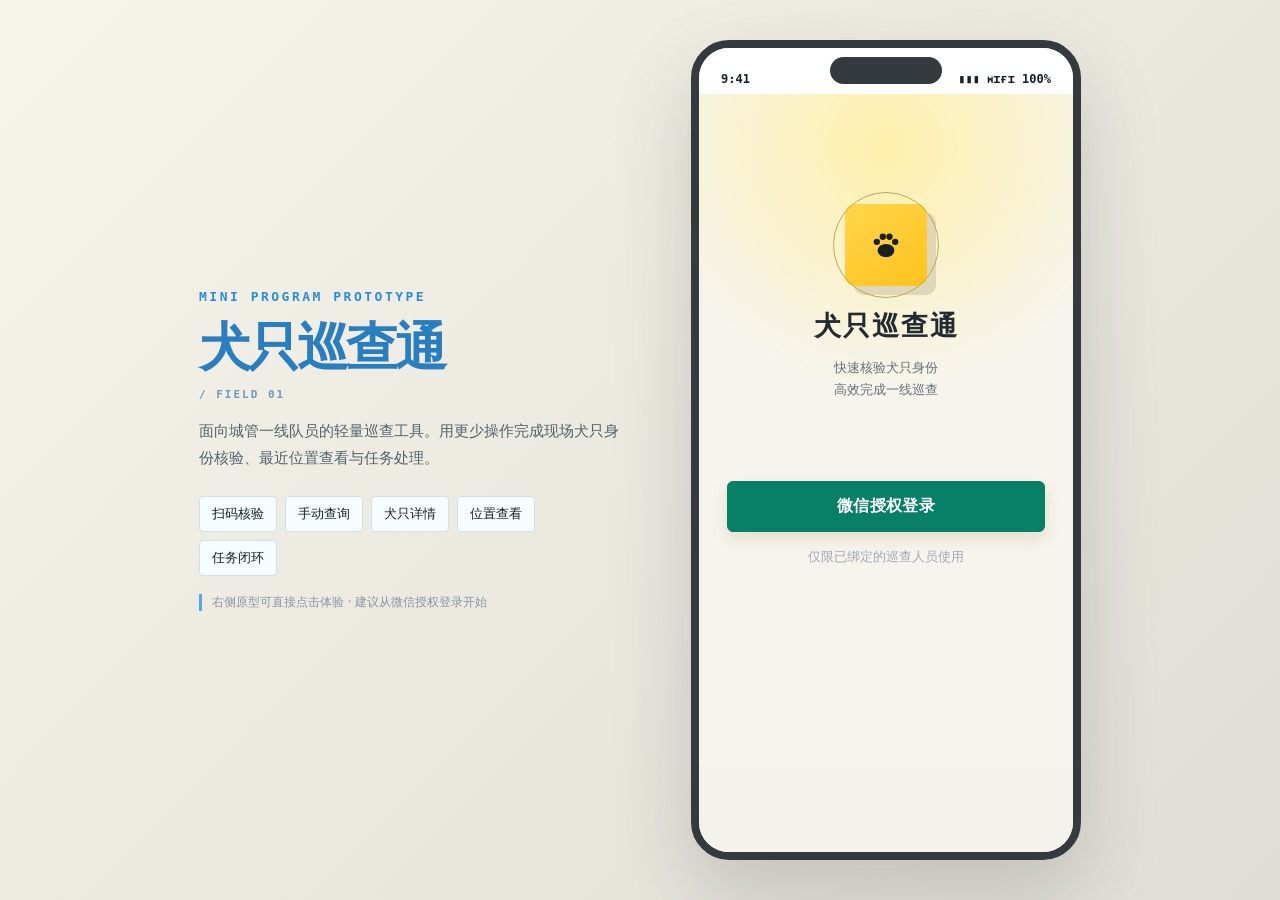
<file: index.html>
<!DOCTYPE html>
<html lang="zh-CN">
<head>
  <meta charset="UTF-8">
  <meta name="viewport" content="width=device-width, initial-scale=1.0">
  <title>犬只巡查通 · 小程序原型</title>
  <style>
    :root{--blue:#1768e4;--blue2:#4d8ff2;--ink:#172033;--muted:#7b8497;--line:#e9edf3;--bg:#f3f6fa;--green:#16a66a;--orange:#f08a35;--red:#e05252}
    *{box-sizing:border-box} body{margin:0;min-height:100vh;font-family:"PingFang SC","Microsoft YaHei",system-ui,sans-serif;color:var(--ink);background:radial-gradient(circle at 10% 10%,#dce9ff 0,transparent 30%),radial-gradient(circle at 90% 90%,#d9f3ed 0,transparent 28%),#e9eef5;display:grid;place-items:center;padding:30px}
    button,input,textarea{font:inherit}.stage{display:flex;align-items:center;gap:54px}.intro{width:390px}.intro .eyebrow{font-size:13px;letter-spacing:3px;color:var(--blue);font-weight:700}.intro h1{font-size:46px;line-height:1.15;margin:14px 0}.intro p{color:#667085;line-height:1.8}.flow{display:flex;gap:8px;flex-wrap:wrap;margin-top:24px}.flow span{background:#fff;border:1px solid #dae2ee;padding:8px 12px;border-radius:99px;font-size:13px;box-shadow:0 5px 16px #70809a14}.hint{font-size:12px;margin-top:18px;color:#8a93a4}
    .phone{width:390px;height:820px;background:#fff;border:10px solid #18202d;border-radius:45px;box-shadow:0 32px 70px #26344d38;overflow:hidden;position:relative}.island{position:absolute;z-index:20;top:9px;left:50%;transform:translateX(-50%);width:112px;height:27px;border-radius:20px;background:#18202d}.status{height:46px;display:flex;align-items:end;justify-content:space-between;padding:0 22px 8px;font-size:12px;font-weight:700;position:relative;z-index:5;background:#fff}.screen{height:calc(100% - 46px);background:var(--bg);position:relative;overflow:hidden}.page{position:absolute;inset:0;overflow-y:auto;padding-bottom:88px;display:none;scrollbar-width:none}.page.active{display:block;animation:fade .2s ease}.page::-webkit-scrollbar{display:none}@keyframes fade{from{opacity:.35;transform:translateY(5px)}to{opacity:1;transform:none}}
    .topbar{height:54px;background:#fff;display:flex;align-items:center;justify-content:center;padding:0 18px;position:sticky;top:0;z-index:4;border-bottom:1px solid #f0f2f5;font-weight:700}.back{position:absolute;left:18px;border:0;background:none;font-size:27px;color:#313b4d;cursor:pointer}.more{position:absolute;right:18px;letter-spacing:3px}.content{padding:16px}.card{background:#fff;border-radius:18px;padding:17px;margin-bottom:13px;box-shadow:0 5px 15px #243f6a0a}.section-title{font-size:15px;font-weight:750;margin:3px 0 12px;display:flex;justify-content:space-between}.link{color:var(--blue);font-size:13px;font-weight:500;cursor:pointer}.hero{background:linear-gradient(135deg,#1768e4,#3b8cf2);padding:22px 18px 32px;color:#fff}.hello{font-size:13px;opacity:.8}.hero h2{margin:7px 0 4px;font-size:24px}.hero small{opacity:.8}.quick{margin:-17px 16px 0;position:relative;display:grid;grid-template-columns:1fr 1fr;gap:11px}.quick button{border:0;border-radius:17px;background:#fff;padding:19px 10px;box-shadow:0 8px 18px #27446c1a;font-weight:700;color:var(--ink);cursor:pointer}.quick i{display:grid;place-items:center;width:42px;height:42px;border-radius:13px;margin:0 auto 9px;font-style:normal;font-size:21px}.quick button:first-child i{background:#eaf2ff;color:var(--blue)}.quick button:last-child i{background:#e7f8f2;color:var(--green)}
    .stats{display:grid;grid-template-columns:repeat(3,1fr);text-align:center}.stats b{display:block;font-size:23px;margin-bottom:4px}.stats small{color:var(--muted)}.task{padding:13px 0;border-bottom:1px solid var(--line);cursor:pointer}.task:last-child{border:0;padding-bottom:0}.task-top{display:flex;justify-content:space-between;align-items:start;gap:8px}.task strong{font-size:14px}.tag{font-size:11px;padding:4px 7px;border-radius:7px;background:#fff0e5;color:#d86d1c;white-space:nowrap}.task p{font-size:12px;color:var(--muted);margin:7px 0 0}.nav{position:absolute;z-index:10;bottom:0;left:0;right:0;height:72px;background:#fff;border-top:1px solid var(--line);display:flex;justify-content:space-around;padding-top:8px}.nav button{border:0;background:none;color:#8a93a4;font-size:11px;display:flex;flex-direction:column;align-items:center;gap:4px;min-width:65px;cursor:pointer}.nav button i{font-style:normal;font-size:22px}.nav button.on{color:var(--blue);font-weight:700}.nav.hide{display:none}
    .primary{width:100%;border:0;background:var(--blue);color:#fff;border-radius:13px;padding:14px;font-weight:700;cursor:pointer;box-shadow:0 7px 15px #1768e433}.secondary{width:100%;border:1px solid #cfd7e5;background:#fff;color:#40506a;border-radius:13px;padding:13px;font-weight:650;cursor:pointer}.button-row{display:grid;grid-template-columns:1fr 1fr;gap:10px}.label{font-size:12px;color:var(--muted);margin-bottom:7px}.input{width:100%;padding:14px;border:1px solid #dbe1ea;border-radius:12px;outline:0;background:#fff}.input:focus{border-color:var(--blue);box-shadow:0 0 0 3px #1768e412}.search-art{text-align:center;padding:28px 0 20px}.search-art .circle{width:88px;height:88px;border-radius:28px;background:#eaf2ff;display:grid;place-items:center;margin:auto;font-size:40px}.search-art h2{margin:16px 0 8px}.search-art p{font-size:13px;color:var(--muted);margin:0}
    .scan-zone{margin:22px 18px;height:355px;border-radius:24px;background:linear-gradient(#283442bb,#18212dcc),url('data:image/svg+xml,%3Csvg xmlns="http://www.w3.org/2000/svg" width="100" height="100"%3E%3Cpath d="M0 50h100M50 0v100" stroke="%23fff" opacity=".08"/%3E%3C/svg%3E');display:grid;place-items:center;color:#fff;text-align:center}.frame{width:225px;height:225px;border:2px solid #ffffff2e;position:relative}.frame:before,.frame:after{content:"";position:absolute;inset:-2px;border:3px solid transparent;border-top-color:#65a6ff;border-left-color:#65a6ff;width:40px;height:40px}.frame:after{inset:auto -2px -2px auto;transform:rotate(180deg)}.scanline{height:2px;background:#68aaff;box-shadow:0 0 12px #68aaff;position:absolute;left:7px;right:7px;top:50%;animation:scan 2s infinite}@keyframes scan{0%,100%{top:15%}50%{top:85%}}
    .result-head{text-align:center;padding:24px}.success-icon{width:62px;height:62px;border-radius:50%;background:#e7f8f1;color:var(--green);font-size:32px;display:grid;place-items:center;margin:auto}.result-head h2{margin:12px 0 4px}.result-head p{margin:0;color:var(--muted);font-size:13px}.pet-head{display:flex;align-items:center;gap:14px}.avatar{width:62px;height:62px;border-radius:18px;background:linear-gradient(145deg,#f6d5a9,#e7a866);font-size:34px;display:grid;place-items:center}.pet-head h2{font-size:21px;margin:0 0 5px}.pet-head p{margin:0;color:var(--muted);font-size:12px}.pill{display:inline-block;font-size:11px;padding:4px 7px;border-radius:7px;background:#e8f8f1;color:var(--green);margin-left:6px}.rows .row{display:flex;justify-content:space-between;gap:16px;padding:10px 0;border-bottom:1px solid var(--line);font-size:13px}.rows .row:last-child{border:0}.rows span:first-child{color:var(--muted)}.rows span:last-child{text-align:right;font-weight:600}.loc-card{background:linear-gradient(135deg,#eef5ff,#f8fbff);border:1px solid #dfeaff}.loc-title{display:flex;align-items:center;gap:8px;font-weight:700}.loc-card p{font-size:13px;margin:9px 0 4px}.loc-card small{color:var(--muted)}
    .map{height:390px;background:#dfe8dc;position:relative;overflow:hidden}.map:before{content:"";position:absolute;inset:-50px;background:repeating-linear-gradient(25deg,transparent 0 45px,#fff 46px 58px,transparent 59px 110px),repeating-linear-gradient(115deg,transparent 0 70px,#c6d9f5 71px 85px,transparent 86px 145px);opacity:.75}.map-label{position:absolute;background:#fff8;padding:4px;border-radius:4px;font-size:10px;color:#68766c}.pin{position:absolute;left:52%;top:44%;transform:translate(-50%,-100%);font-size:39px;filter:drop-shadow(0 5px 4px #4455)}.pulse{position:absolute;left:52%;top:44%;width:54px;height:22px;border-radius:50%;border:2px solid #1768e466;transform:translate(-50%,-50%)}.map-sheet{margin:-28px 14px 0;position:relative}.filter{display:flex;gap:8px;margin-bottom:12px}.filter button{border:0;background:#e8edf4;color:#6f7889;border-radius:10px;padding:8px 14px;cursor:pointer}.filter button.on{background:#deebff;color:var(--blue);font-weight:700}.profile{background:linear-gradient(135deg,#186ae6,#4a94f6);color:#fff;padding:27px 20px 35px;display:flex;align-items:center;gap:14px}.profile .avatar{background:#fff3;font-size:26px;width:58px;height:58px}.profile h2{font-size:20px;margin:0 0 4px}.profile p{margin:0;opacity:.8;font-size:12px}.menu .row{padding:16px 2px}.chev{color:#a9b0bd}.login{background:linear-gradient(160deg,#edf5ff,#fff 50%);height:100%;padding:110px 28px 30px;text-align:center}.logo{width:82px;height:82px;border-radius:26px;background:linear-gradient(145deg,#1768e4,#54a0ff);display:grid;place-items:center;margin:auto;color:#fff;font-size:40px;box-shadow:0 15px 30px #1768e43d}.login h1{font-size:27px;margin:22px 0 9px}.login>p{font-size:13px;color:var(--muted);line-height:1.7;margin-bottom:80px}.wechat{background:#08ba65;box-shadow:0 7px 15px #08ba6533}.login small{display:block;color:#a0a8b4;margin-top:16px}.toast{position:absolute;z-index:30;left:50%;bottom:92px;transform:translateX(-50%) translateY(20px);background:#1f2937e8;color:#fff;border-radius:11px;padding:10px 16px;font-size:13px;opacity:0;pointer-events:none;transition:.25s;white-space:nowrap}.toast.show{opacity:1;transform:translateX(-50%)}.modal{display:none;position:absolute;z-index:25;inset:0;background:#11182770;align-items:flex-end}.modal.open{display:flex}.sheet{width:100%;background:#fff;border-radius:24px 24px 0 0;padding:23px 20px 26px}.sheet h3{margin:0 0 14px}.sheet textarea{min-height:100px;resize:none;margin-bottom:13px}
    /* frontend-design: 数字巡查手册视觉系统 */
    :root{--blue:#164B85;--blue2:#2775C5;--ink:#182533;--muted:#73808C;--line:#DDE4E8;--bg:#EEF2F3;--green:#078B75;--orange:#E66E2E;--red:#CF4545;--paper:#F8FAF9;--night:#102D4D}
    body{background:#dce5e7;background-image:linear-gradient(90deg,#ffffff28 1px,transparent 1px),linear-gradient(#ffffff28 1px,transparent 1px);background-size:32px 32px}
    .stage{gap:72px}.intro{width:420px}.intro .eyebrow{font-family:Consolas,monospace;color:var(--orange);letter-spacing:2.5px}.intro h1{font-size:52px;letter-spacing:-3px;color:var(--night);margin-bottom:18px}.intro h1:after{content:"  /  FIELD 01";display:block;margin-top:12px;font:700 11px/1 Consolas,monospace;letter-spacing:2px;color:#71808b}.intro p{font-size:15px;color:#53636d}.flow span{border-radius:4px;border-color:#b9c8ce;box-shadow:none;background:#f5f8f7;font-family:Consolas,"Microsoft YaHei",sans-serif}.hint{border-left:3px solid var(--orange);padding-left:10px}
    .phone{border:8px solid #102536;border-radius:38px;box-shadow:0 34px 80px #18364d40,0 0 0 1px #ffffff75 inset}.island{background:#102536}.screen{background-color:var(--bg);background-image:linear-gradient(90deg,#8ba0aa10 1px,transparent 1px),linear-gradient(#8ba0aa10 1px,transparent 1px);background-size:22px 22px}.status{font-family:Consolas,monospace}.topbar{height:58px;border-bottom:1px solid #ccd7dc;box-shadow:0 3px 0 #ffffff88;font-size:15px;letter-spacing:.5px}.more{font-size:12px;color:#7d8991}.content{padding:15px}.card{border-radius:10px;padding:16px;border:1px solid #dbe3e6;box-shadow:0 3px 0 #d4dde080;background:var(--paper)}.section-title{font-size:14px;letter-spacing:.2px}.section-title:before{content:"";width:3px;height:15px;background:var(--orange);margin-right:8px}.section-title{justify-content:flex-start;align-items:center}.section-title>*:last-child{margin-left:auto}.link{color:#1762a8}
    .hero{position:relative;background:var(--night);padding:25px 21px 44px;overflow:hidden}.hero:before{content:"";position:absolute;width:150px;height:150px;border:1px solid #6ba1cc55;border-radius:50%;right:-31px;top:-63px;box-shadow:0 0 0 22px #ffffff08,0 0 0 45px #ffffff05}.hero:after{content:"巡查状态  ONLINE";position:absolute;right:20px;bottom:17px;font:10px Consolas,monospace;letter-spacing:1px;color:#7dbbe8}.hero h2{font-size:26px;letter-spacing:1px}.hello{font-family:Consolas,"Microsoft YaHei",sans-serif;letter-spacing:1px}.quick{margin:-25px 15px 0;gap:9px}.quick button{position:relative;overflow:hidden;border-radius:9px;border:1px solid #d0dcdf;padding:18px 10px;box-shadow:0 4px 0 #cbd6d9;text-align:left;padding-left:62px;min-height:76px}.quick button:after{content:"→";position:absolute;right:12px;top:12px;color:#8d9aa2}.quick i{position:absolute;left:13px;top:16px;width:38px;height:38px;border-radius:6px;margin:0}.stats b{font-family:Consolas,"DIN Alternate",sans-serif;font-size:25px}.stats>div+div{border-left:1px solid var(--line)}.task{position:relative;padding:14px 4px}.task:before{content:"";position:absolute;width:6px;height:6px;border:2px solid var(--orange);left:-1px;top:18px}.task strong,.task p{display:block;margin-left:16px}.tag{border-radius:3px;background:#fff0e8;border:1px solid #f2c7b0}.nav{height:73px;border-top:1px solid #cbd7dc;box-shadow:0 -4px 14px #243a4a0a}.nav button{position:relative}.nav button i{font-family:Consolas,monospace}.nav button.on{color:var(--blue)}.nav button.on:before{content:"";position:absolute;top:-8px;width:25px;height:3px;background:var(--orange)}
    .primary,.secondary{border-radius:6px;box-shadow:none;letter-spacing:.3px}.primary{background:var(--blue)}.primary:focus-visible,.secondary:focus-visible,.quick button:focus-visible,.nav button:focus-visible{outline:3px solid #ffad6f;outline-offset:2px}.input{border-radius:6px;background:#fbfcfc}.search-art .circle{border-radius:50%;background:transparent;border:1px solid #aac0cb;position:relative;color:var(--blue)}.search-art .circle:after{content:"";position:absolute;inset:-10px;border:1px dashed #b2c3cb;border-radius:50%}.scan-zone{position:relative;border-radius:10px;background:linear-gradient(#102d4de8,#102d4de8),linear-gradient(90deg,#ffffff12 1px,transparent 1px),linear-gradient(#ffffff12 1px,transparent 1px);background-size:auto,24px 24px,24px 24px}.scan-zone:before{content:"ID SCANNER / 01";position:absolute;top:16px;left:17px;font:10px Consolas,monospace;letter-spacing:1.4px;color:#83b6de}.frame{border:0}.frame:before,.frame:after{border-width:4px;border-top-color:#ee7b3f;border-left-color:#ee7b3f;width:46px;height:46px}.scanline{background:#33c5ad;box-shadow:0 0 18px #33c5ad}.success-icon{border-radius:10px;background:#e3f3ef;border:1px solid #add7cc}.avatar{border-radius:8px;background:#e7dbc6;border:1px solid #ccb996}.pill{border-radius:3px;border:1px solid #a9d4c9}.rows .row{padding:11px 0}.loc-card{background:#eef6f5;border-left:4px solid var(--green)}
    .map{background:#d7e2dd}.map:after{content:"LAST FIX / 2 MIN";position:absolute;top:14px;right:14px;background:#102d4de8;color:#fff;padding:6px 8px;font:9px Consolas,monospace;letter-spacing:1px}.pin{font-size:34px}.pulse{border-color:#e66e2e;width:65px;height:28px}.map-sheet{border-top:3px solid var(--orange)}.filter button{border-radius:4px}.profile{background:var(--night);position:relative}.profile:after{content:"AUTHORIZED / JINJIANG";position:absolute;right:18px;bottom:12px;font:9px Consolas,monospace;letter-spacing:1px;color:#73abd3}.login{background:#eef3f3;background-image:linear-gradient(90deg,#71899512 1px,transparent 1px),linear-gradient(#71899512 1px,transparent 1px);background-size:22px 22px}.logo{position:relative;border-radius:10px;background:var(--night);box-shadow:9px 9px 0 #d4dfe1}.logo:after{content:"";position:absolute;inset:-12px;border:1px solid #a9bbc2;border-radius:50%}.login h1{letter-spacing:2px;color:var(--night)}.wechat{background:var(--green)}.sheet{border-radius:14px 14px 0 0;border-top:3px solid var(--orange)}
    @media(prefers-reduced-motion:reduce){*{animation:none!important;transition:none!important}}
    @media(max-width:900px){body{padding:0;background:#fff}.intro{display:none}.phone{width:100vw;height:100vh;border:0;border-radius:0;box-shadow:none}.island{display:none}.stage{display:block}.status{height:30px;padding-bottom:4px}.screen{height:calc(100% - 30px)}}
    /* 天蓝色视觉定稿：统一图标、头像与空间层级 */
    :root{--blue:#48A8F8;--blue2:#79C5FF;--ink:#18324A;--muted:#71879A;--line:#E1EDF5;--bg:#F4F9FC;--green:#21A88A;--orange:#F28B4B;--red:#DF5B64;--paper:#FFFFFF;--night:#267FC6}
    body{background:#dff2ff;background-image:radial-gradient(circle at 16% 15%,#fff 0,transparent 24%),linear-gradient(135deg,#dff3ff,#eef9ff 55%,#d8efff)}
    .icon{width:1em;height:1em;display:block;fill:none;stroke:currentColor;stroke-width:1.9;stroke-linecap:round;stroke-linejoin:round}.logo-icon{width:38px;height:38px;fill:currentColor;stroke:none}.inline-icon{width:18px;height:18px;flex:0 0 auto}.phone{border-color:#C8DDEB;box-shadow:0 34px 80px #4085b42b,0 0 0 1px #fff inset}.island{background:#C8DDEB}.screen{background:var(--bg);background-image:none}.topbar{border-bottom-color:#E6F0F6;box-shadow:none}.card{border-color:#E4EEF4;box-shadow:0 8px 24px #3376a20c;border-radius:15px}.section-title:before{background:var(--blue);border-radius:2px}.hero{background:linear-gradient(135deg,#42A5F5,#72C2FF);padding-bottom:46px}.hero:before{border-color:#fff6;box-shadow:0 0 0 22px #fff12,0 0 0 45px #fff0b}.hero:after{color:#EAF7FF}.quick button{border:0;border-radius:14px;box-shadow:0 9px 24px #2f83bd1b;text-align:left}.quick button:after{color:#8EB2C9}.quick i{color:#3699E8;background:#EAF7FF!important;border-radius:10px}.quick i .icon{width:21px;height:21px}.stats>div+div{border-color:#E9F1F5}.task:before{border:0;background:#79C5FF;border-radius:50%;width:7px;height:7px}.tag{background:#FFF5EE;border-color:#FFE0CC;color:#DF7434}.nav{border-color:#E2EDF4;box-shadow:0 -8px 26px #357da512}.nav button i{font-size:22px}.nav button i .icon{width:22px;height:22px}.nav button.on:before{background:var(--blue);border-radius:2px}.primary{background:linear-gradient(135deg,#45A6F4,#61B9FC);box-shadow:0 8px 18px #48a8f82b}.secondary{border-color:#D7E7F1;color:#537087}.avatar{background:#EAF7FF;border-color:#CCE9FC;color:#379CEB}.dog-avatar{display:grid;place-items:center}.dog-avatar .icon{width:29px;height:29px;fill:currentColor;stroke:none}.compact-avatar{width:48px!important;height:48px!important}.profile-monogram{background:#fff;color:#318FD9;border:2px solid #ffffff8c;font-size:20px;font-weight:750}.success-icon{background:#EAF8F5;border-color:#C9EDE5}.success-icon .icon{width:29px;height:29px}.search-art .circle{border-color:#B8DDF4;background:#EAF7FF}.search-art .circle:after{border-color:#C7E7F9}.search-art .circle .icon{width:34px;height:34px}.scan-zone{background:linear-gradient(#267fc6e8,#267fc6e8),linear-gradient(90deg,#fff14 1px,transparent 1px),linear-gradient(#fff14 1px,transparent 1px);background-size:auto,24px 24px,24px 24px;box-shadow:0 15px 30px #2d83bd1f}.scan-zone:before{color:#DDF2FF}.frame:before,.frame:after{border-top-color:#fff;border-left-color:#fff}.scanline{background:#8EE8FF;box-shadow:0 0 18px #8EE8FF}.loc-card{background:#F0F9FF;border-left-color:#55B4F8}.loc-title{color:#317CAD}.pill{background:#ECF9F6;border-color:#C5EAE2}.map{background:#DCEEF4}.map:after{background:#3D9FE7E8}.pin{color:#2997E8;filter:drop-shadow(0 5px 5px #327aa355)}.pin .icon{width:40px;height:40px;fill:#fff;stroke:currentColor;stroke-width:2}.pulse{border-color:#48A8F888;background:#48A8F81a}.map-sheet{border-top-color:#62B9F7}.filter button.on{background:#E4F4FF;color:#298EDB}.profile{background:linear-gradient(135deg,#43A5F3,#72C2FE)}.profile:after{color:#EAF7FF}.login{background:#F4FAFE;background-image:radial-gradient(circle at 50% 8%,#DFF2FF,transparent 38%)}.logo{background:linear-gradient(145deg,#4BAAF5,#75C7FF);box-shadow:9px 9px 0 #D9EEFA}.logo:after{border-color:#B8DDF3}.wechat{background:#23B276;box-shadow:0 8px 18px #23b27624}.sheet{border-top-color:#5DB5F5}.flow span{border-color:#CBE1EF;background:#F7FCFF}.intro .eyebrow{color:#298EDB}.intro h1{color:#287EBF}.intro h1:after{color:#6B9BBC}.hint{border-left-color:#4AABF4}.more{color:#8AA1B3}
    .header-action{position:absolute;right:15px;top:10px;width:38px;height:38px;border:0;border-radius:12px;background:#EAF7FF;color:#3198E6;display:grid;place-items:center;cursor:pointer;z-index:3}.header-action .icon{width:21px;height:21px}.header-action:focus-visible{outline:3px solid #B7E2FF;outline-offset:2px}.hero-action{top:21px;right:19px;background:#ffffff2e;color:#fff;border:1px solid #ffffff52;backdrop-filter:blur(6px)}.quick.single{grid-template-columns:1fr}.quick.single button{padding-left:64px}.quick.single button:after{top:26px}
    .map-tools{background:#fff;padding:12px 14px 10px;border-bottom:1px solid var(--line)}.map-search{height:40px;border-radius:12px;background:#F1F7FB;display:flex;align-items:center;gap:9px;padding:0 12px;color:#7EA0B7}.map-search .icon{width:18px;height:18px}.map-search input{border:0;outline:0;background:transparent;width:100%;color:var(--ink);font-size:13px}.map-area-line{display:flex;justify-content:space-between;margin:10px 2px 8px;font-size:11px;color:var(--muted)}.map-filters{display:flex;gap:7px}.map-filters button{border:0;border-radius:99px;padding:7px 13px;background:#EDF4F8;color:#658094;font-size:12px;cursor:pointer}.map-filters button.on{background:#DFF2FF;color:#218DDA;font-weight:700}.patrol-map{height:300px}.patrol-map:after{content:"附近 1km";background:#45A7F2E8}.road-label{position:absolute;color:#8CA0A7;font-size:9px;transform:rotate(-18deg)}.map-marker{position:absolute;z-index:3;width:36px;height:36px;border:3px solid #fff;border-radius:50%;display:grid;place-items:center;transform:translate(-50%,-50%);box-shadow:0 5px 12px #356b8d35;cursor:pointer;transition:.18s}.map-marker .icon{width:17px;height:17px}.map-marker.selected{transform:translate(-50%,-50%) scale(1.18);box-shadow:0 0 0 6px #48A8F82b,0 6px 16px #356b8d45}.dog-device{background:#48A8F8;color:#fff}.dog-phone{background:#22AE8E;color:#fff}.task-marker{background:#F28B4B;color:#fff}.user-location{position:absolute;left:43%;top:75%;transform:translate(-50%,-50%);z-index:2;text-align:center}.user-location span{display:block;width:15px;height:15px;border:4px solid #fff;border-radius:50%;background:#238FE1;box-shadow:0 0 0 8px #48A8F830}.user-location small{display:block;margin-top:9px;background:#fff;padding:2px 5px;border-radius:4px;font-size:9px;color:#39799F;white-space:nowrap}.relocate{position:absolute;right:14px;bottom:14px;z-index:4;width:39px;height:39px;border:0;border-radius:12px;background:#fff;color:#3698DF;display:grid;place-items:center;box-shadow:0 6px 16px #315e7a2b}.relocate .icon{width:21px;height:21px}.map-legend{height:35px;background:#fff;display:flex;align-items:center;justify-content:center;gap:15px;font-size:10px;color:var(--muted);border-bottom:1px solid var(--line)}.map-legend span{display:flex;align-items:center;gap:5px}.map-legend i{width:8px;height:8px;border-radius:50%}.legend-device{background:#48A8F8}.legend-phone{background:#22AE8E}.legend-task{background:#F28B4B}.map-summary{margin:-2px 12px 86px;border-top:0}.map-summary h2 small{font-size:11px;color:var(--muted);font-weight:500}.summary-meta{display:flex;gap:8px;margin:12px 0}.summary-meta span{font-size:11px;background:#F0F6F9;color:#627D90;border-radius:5px;padding:5px 8px}.task-map-btn{margin-bottom:10px;display:flex;align-items:center;justify-content:center;gap:6px}.map-marker.hidden{display:none}
    .home-head{height:76px;background:linear-gradient(135deg,#43A6F4,#70C1FD);color:#fff;padding:17px 18px;display:flex;align-items:center;justify-content:space-between}.home-head span{display:block;font-size:17px;font-weight:750}.home-head small{display:block;margin-top:4px;color:#E9F7FF;font-size:11px}.home-head button{width:40px;height:40px;border-radius:12px;border:1px solid #ffffff55;background:#ffffff24;color:#fff;display:grid;place-items:center}.home-head button .icon{width:20px;height:20px}.home-content{padding-top:17px}.field-label{display:flex;align-items:end;justify-content:space-between;margin:0 3px 11px}.field-label span{font-size:18px;font-weight:800}.field-label b{font-size:11px;color:#6D8799;font-weight:500}.priority-card{background:linear-gradient(150deg,#fff,#F6FBFF);border:1px solid #DCECF6;border-left:4px solid #E75A63;border-radius:16px;padding:17px 16px;margin-bottom:14px;box-shadow:0 12px 30px #397ba614;cursor:pointer}.priority-top{display:flex;justify-content:space-between;align-items:center}.severity{display:inline-flex;align-items:center;justify-content:center;border-radius:5px;padding:4px 7px;font-size:10px;font-weight:750;white-space:nowrap}.severity.critical{background:#FFF0F1;color:#D94B56}.severity.medium{background:#FFF3E9;color:#D67837}.severity.normal{background:#EAF7FF;color:#358BC9}.live-dot{font-size:10px;color:#D94B56}.live-dot:before{content:"";display:inline-block;width:6px;height:6px;border-radius:50%;background:#E75A63;margin-right:5px}.priority-card h2{font-size:21px;margin:13px 0 7px}.priority-card>p{color:#627A8D;font-size:12px;line-height:1.65;margin:0 0 14px}.priority-place{border-top:1px solid #E7EFF4;padding-top:12px;display:flex;align-items:center;gap:9px;color:#3796DD}.priority-place>.icon{width:21px;height:21px}.priority-place strong{display:block;color:#304C61;font-size:13px}.priority-place small{display:block;margin-top:3px;color:#758C9D;font-size:10px}.priority-actions{display:grid;grid-template-columns:1fr 1.15fr;gap:9px;margin-top:14px}.priority-actions button{height:40px;border-radius:9px;border:1px solid #CFE4F2;background:#fff;color:#398ECE;font-weight:700;font-size:13px}.priority-actions button.solid{background:#48A8F8;border-color:#48A8F8;color:#fff}.decision-list{padding-bottom:5px}.decision-task{display:grid;grid-template-columns:50px 1fr 12px;align-items:center;gap:10px;padding:13px 2px;border-bottom:1px solid #E9F1F5;cursor:pointer}.decision-task:last-child{border-bottom:0}.decision-task strong{font-size:13px}.decision-task p{margin:5px 0 0;font-size:10px;color:#7A8F9F}.decision-task .chev{font-size:22px;color:#B2C1CB}.home-summary{background:#EFF6FA;border-radius:13px;padding:13px 15px 15px;margin-bottom:13px}.home-summary .section-title{margin-bottom:11px}.home-summary .stats b{font-size:20px;color:#49677C}.task-group-label{font-size:11px;color:#708798;margin:14px 3px 8px;font-weight:700}.task-list-card{padding-top:2px;padding-bottom:2px}.decision-task.urgent{background:#FFF9F9;margin:0 -10px;padding-left:10px;padding-right:10px;border-radius:8px}.scan-fab{position:absolute;z-index:18;right:17px;bottom:84px;height:52px;border:0;border-radius:27px;background:linear-gradient(135deg,#2998EA,#58B5F8);color:#fff;padding:0 19px 0 15px;display:flex;align-items:center;gap:8px;box-shadow:0 12px 25px #2d8fce55;cursor:pointer;font-weight:750}.scan-fab .icon{width:23px;height:23px}.scan-fab.hide{display:none}.scan-fab:focus-visible{outline:3px solid #B7E2FF;outline-offset:3px}
    /* 强光模式主题：巡查黄 + 深墨色 */
    :root{--blue:#FFC928;--blue2:#FFDA5A;--ink:#182026;--muted:#657078;--line:#E2E0D8;--bg:#F4F2EC;--green:#087F67;--orange:#D66D2E;--red:#C93F49;--paper:#FFFFFF;--night:#242B30}
    body{background:#ECE9DF;background-image:linear-gradient(135deg,#F7F4EA,#DFDDD5)}.phone{border-color:#343A3E;box-shadow:0 34px 80px #252a2d2e}.island{background:#343A3E}.screen{background:#F4F2EC}.topbar{color:#182026;border-color:#DDDCD6}.home-head{background:linear-gradient(135deg,#FFD64B,#FFC21C);color:#182026;border-bottom:1px solid #DFA900}.home-head small{color:#4D4B40}.home-head button{background:#FFF4C4;border-color:#D6A900;color:#182026}.hero{background:linear-gradient(135deg,#FFD64B,#FFC21C);color:#182026}.hero:before{border-color:#8B6C1E40;box-shadow:0 0 0 22px #fff2,0 0 0 45px #fff1}.hero:after{color:#4B4532}.card{border-color:#E1DFD7;box-shadow:0 7px 20px #30363a0c}.section-title:before{background:#E4AD00}.primary{background:linear-gradient(135deg,#FFD548,#FFC21C);color:#182026;border:1px solid #D9A500;box-shadow:0 7px 16px #8f6c1728}.secondary{background:#fff;color:#26343D;border-color:#CACAC3}.link{color:#7D5B00}.quick button{box-shadow:0 7px 18px #302b1c12}.quick i{background:#FFF5C8!important;color:#765A00}.nav button.on{color:#8B6500}.nav button.on:before{background:#E5AD00}.scan-fab{background:linear-gradient(135deg,#FFD548,#FFBD12);color:#182026;border:1px solid #D69F00;box-shadow:0 12px 25px #55400f4a}.scan-fab:focus-visible,.primary:focus-visible{outline-color:#312B1D}.priority-actions button{border-color:#D7D2C1;color:#5B4A13}.priority-actions button.solid{background:#FFC928;border-color:#D9A500;color:#182026}.priority-place{color:#A37600}.severity.normal{background:#F4EBC6;color:#705400}.home-summary{background:#EAE8E1}.home-summary .stats b{color:#333D43}.map-search{background:#EFEEE8;color:#6A7378}.map-filters button{background:#E9E7DF;color:#555F65}.map-filters button.on{background:#FFF1B1;color:#684E00}.dog-device{background:#FFC928;color:#182026}.map-marker.selected{box-shadow:0 0 0 6px #FFC9283d,0 6px 16px #332b1645}.legend-device{background:#FFC928;border:1px solid #987100}.relocate{color:#6F5400;background:#FFF7D4}.pin{color:#C28E00}.pulse{border-color:#E0A900;background:#FFC92822}.map:after{background:#2F3539E8}.profile{background:linear-gradient(135deg,#FFD64B,#FFC21C);color:#182026}.profile:after{color:#5A4C22}.profile-monogram{background:#242B30;color:#FFC928;border-color:#FFFFFF}.login{background:#F6F4ED;background-image:radial-gradient(circle at 50% 8%,#FFF0AC,transparent 38%)}.logo{background:linear-gradient(145deg,#FFD64B,#FFC21C);color:#182026;box-shadow:9px 9px 0 #DED7B9}.logo:after{border-color:#BEA84E}.wechat{background:#087F67;color:#fff;border-color:#087F67}.search-art .circle{background:#FFF3BB;border-color:#D8BC4E;color:#604900}.search-art .circle:after{border-color:#D8C679}.loc-card{background:#FFF9DF;border-left-color:#E6AE00}.loc-title{color:#755800}.pill{background:#E7F5F0;color:#086A58}.header-action{background:#FFF4C4;color:#182026}.field-label b,.task-group-label{color:#5F686D}.map-marker.dog-phone{background:#087F67;color:#fff}.map-marker.task-marker{background:#C93F49;color:#fff}
    .scan-demo-actions{margin-bottom:12px}.scan-failure{background:#FFF8E0;border:1px solid #E4C75C;border-radius:13px;padding:14px;text-align:center}.scan-failure.hidden{display:none}.failure-icon{width:42px;height:42px;border-radius:50%;background:#FFF0B2;color:#8B6500;display:grid;place-items:center;margin:0 auto 9px}.failure-icon .icon{width:22px;height:22px}.scan-failure strong{font-size:14px}.scan-failure p{font-size:11px;color:#667078;line-height:1.6;margin:6px 0 12px}.scan-failure .secondary{margin-bottom:5px}.text-action{border:0;background:transparent;color:#725600;font-size:12px;font-weight:700;padding:9px 12px;cursor:pointer}
    .manual-entry{width:100%;min-height:58px;border:1px solid #D8D4C8;border-radius:12px;background:#fff;color:#263138;padding:10px 12px;display:grid;grid-template-columns:30px 1fr 12px;align-items:center;gap:9px;text-align:left;cursor:pointer;margin-bottom:12px}.manual-entry>.icon{width:22px;height:22px;color:#765A00}.manual-entry strong{display:block;font-size:12px}.manual-entry small{display:block;color:#727A7F;font-size:10px;margin-top:3px}.manual-entry>b{font-size:20px;color:#9A9485}.manual-entry.hidden{display:none}
    .scan-fail-sheet{text-align:center;padding:27px 22px 30px}.scan-fail-sheet .failure-icon{width:52px;height:52px;margin-bottom:13px}.scan-fail-sheet .failure-icon .icon{width:26px;height:26px}.scan-fail-sheet h3{font-size:18px;margin:0 0 8px}.scan-fail-sheet>p{font-size:12px;line-height:1.7;color:#687278;margin:0 4px 19px}
  </style>
</head>
<body>
<svg aria-hidden="true" style="position:absolute;width:0;height:0;overflow:hidden">
  <symbol id="i-paw" viewBox="0 0 24 24"><ellipse cx="12" cy="15.5" rx="5.3" ry="4.2"/><circle cx="6.2" cy="10" r="2"/><circle cx="10" cy="6.8" r="2"/><circle cx="14.2" cy="6.8" r="2"/><circle cx="17.8" cy="10" r="2"/></symbol>
  <symbol id="i-scan" viewBox="0 0 24 24"><path d="M8 3H4a1 1 0 0 0-1 1v4M16 3h4a1 1 0 0 1 1 1v4M21 16v4a1 1 0 0 1-1 1h-4M8 21H4a1 1 0 0 1-1-1v-4M7 12h10"/></symbol>
  <symbol id="i-map" viewBox="0 0 24 24"><path d="m3 6 5-3 8 3 5-3v15l-5 3-8-3-5 3zM8 3v15M16 6v15"/></symbol>
  <symbol id="i-phone" viewBox="0 0 24 24"><rect x="6.5" y="2.5" width="11" height="19" rx="2.5"/><path d="M10 5h4M11 18.5h2"/></symbol>
  <symbol id="i-locate" viewBox="0 0 24 24"><circle cx="12" cy="12" r="4"/><path d="M12 2v3M12 19v3M2 12h3M19 12h3"/></symbol>
  <symbol id="i-alert" viewBox="0 0 24 24"><path d="M12 3 2.8 20h18.4zM12 9v5M12 17.5v.1"/></symbol>
  <symbol id="i-search" viewBox="0 0 24 24"><circle cx="10.5" cy="10.5" r="6.5"/><path d="m15.4 15.4 5 5"/></symbol>
  <symbol id="i-home" viewBox="0 0 24 24"><path d="m3 10 9-7 9 7v10a1 1 0 0 1-1 1h-5v-7H9v7H4a1 1 0 0 1-1-1z"/></symbol>
  <symbol id="i-task" viewBox="0 0 24 24"><rect x="4" y="4" width="16" height="17" rx="2"/><path d="M8 9h8M8 13h8M8 17h5M9 4V2m6 2V2"/></symbol>
  <symbol id="i-user" viewBox="0 0 24 24"><circle cx="12" cy="8" r="4"/><path d="M4.5 21a7.5 7.5 0 0 1 15 0"/></symbol>
  <symbol id="i-pin" viewBox="0 0 24 24"><path d="M20 10c0 5-8 11-8 11S4 15 4 10a8 8 0 1 1 16 0Z"/><circle cx="12" cy="10" r="2.5"/></symbol>
  <symbol id="i-check" viewBox="0 0 24 24"><path d="m5 12 4.5 4.5L19 7"/></symbol>
</svg>
<main class="stage">
  <section class="intro"><div class="eyebrow">MINI PROGRAM PROTOTYPE</div><h1>犬只巡查通</h1><p>面向城管一线队员的轻量巡查工具。用更少操作完成现场犬只身份核验、最近位置查看与任务处理。</p><div class="flow"><span>扫码核验</span><span>手动查询</span><span>犬只详情</span><span>位置查看</span><span>任务闭环</span></div><div class="hint">右侧原型可直接点击体验 · 建议从微信授权登录开始</div></section>
  <section class="phone">
    <div class="island"></div><div class="status"><span>9:41</span><span>▮▮▮ ᴡɪғɪ 100%</span></div>
    <div class="screen">
      <section class="page active" id="login"><div class="login"><div class="logo"><svg class="icon logo-icon"><use href="#i-paw"/></svg></div><h1>犬只巡查通</h1><p>快速核验犬只身份<br>高效完成一线巡查</p><button class="primary wechat" onclick="go('home')">微信授权登录</button><small>仅限已绑定的巡查人员使用</small></div></section>
      <section class="page" id="home"><div class="home-head"><div><span>张三 · 春熙路街道</span><small>锦江区综合执法队</small></div></div><div class="content home-content"><div class="field-label"><span>现在优先处理</span><b>附近 5 项待处理</b></div><div class="priority-card" onclick="openTask('zone')"><div class="priority-top"><span class="severity critical">高风险</span><span class="live-dot">持续 10 分钟</span></div><h2>犬只进入重点区域</h2><p>电子犬牌显示“豆豆”进入中心公园儿童活动区，请尽快现场核验。</p><div class="priority-place"><svg class="icon"><use href="#i-pin"/></svg><div><strong>中心公园北门</strong><small>距你 120 米 · 步行约 2 分钟</small></div></div><div class="priority-actions"><button onclick="event.stopPropagation();openTaskMap('zone')">地图定位</button><button class="solid" onclick="event.stopPropagation();openTask('zone')">立即处理</button></div></div><div class="card decision-list"><div class="section-title">接下来处理 <span class="link" onclick="go('tasks')">全部任务 ›</span></div><div class="decision-task" onclick="openTask('offline')"><span class="severity medium">中风险</span><div><strong>电子犬牌离线</strong><p>旺财 · 距你 350 米 · 15:02发生</p></div><span class="chev">›</span></div><div class="decision-task" onclick="openTask('verify')"><span class="severity normal">常规</span><div><strong>现场核验任务</strong><p>奶盖 · 距你 680 米 · 14:24发生</p></div><span class="chev">›</span></div></div><div class="home-summary"><div class="section-title">今日工作</div><div class="stats"><div><b>12</b><small>已核验</small></div><div><b>5</b><small>待处理</small></div><div><b>8</b><small>已处理</small></div></div></div></div></section>
      <section class="page" id="scan"><div class="topbar"><button class="back" onclick="go('home')">‹</button>扫一扫<span class="more">•••</span></div><div class="scan-zone"><div><div class="frame"><div class="scanline"></div></div><p>将犬牌二维码放入框内</p></div></div><div class="content"><div class="button-row scan-demo-actions"><button class="primary" onclick="go('scanResult')">模拟成功</button><button class="secondary" onclick="showScanFailure()">模拟失败</button></div><button class="manual-entry" id="manualEntry" onclick="go('search')"><svg class="icon"><use href="#i-search"/></svg><span><strong>没有犬牌或无法扫码？</strong><small>使用犬只 ID / 犬牌编号查询</small></span><b>›</b></button></div></section>
      <section class="page" id="scanResult"><div class="topbar"><button class="back" onclick="go('scan')">‹</button>扫码结果<span class="more">•••</span></div><div class="result-head"><div class="success-icon"><svg class="icon"><use href="#i-check"/></svg></div><h2>识别成功</h2><p>已找到对应犬只信息</p></div><div class="content"><div class="card"><div class="pet-head"><div class="avatar dog-avatar"><svg class="icon"><use href="#i-paw"/></svg></div><div><h2>豆豆 <span class="pill">已登记</span></h2><p>金毛寻回犬 · 公</p></div></div><div class="rows" style="margin-top:12px"><div class="row"><span>犬只 ID</span><span>D023</span></div><div class="row"><span>犬牌编号</span><span>P10293</span></div><div class="row"><span>犬牌类型</span><span>电子犬牌</span></div></div></div><div class="button-row"><button class="primary" onclick="openDog('doudou')">查看详情</button><button class="secondary" onclick="go('scan')">继续扫码</button></div></div></section>
      <section class="page" id="search"><div class="topbar"><button class="back" onclick="go('home')">‹</button>手动查询<span class="more">•••</span></div><div class="content"><div class="search-art"><div class="circle"><svg class="icon"><use href="#i-search"/></svg></div><h2>查询犬只信息</h2><p>请输入犬只 ID 或犬牌编号</p></div><div class="card"><div class="label">犬只 ID / 犬牌编号</div><input class="input" id="query" placeholder="例如：D023 或 P10293" value="D023"><button class="primary" style="margin-top:13px" onclick="searchDog()">查询</button></div><div style="font-size:12px;color:#98a1b1;text-align:center">仅支持精确查询，不支持手机号或模糊搜索</div></div></section>
      <section class="page" id="dog"><div class="topbar"><button class="back" onclick="historyBack()">‹</button>犬只详情<span class="more">•••</span></div><div class="content"><div class="card pet-head"><div class="avatar dog-avatar"><svg class="icon"><use href="#i-paw"/></svg></div><div><h2><span id="dogName">豆豆</span> <span class="pill" id="dogRegister">已登记</span></h2><p id="dogProfile">金毛寻回犬 · 公 · 3岁</p></div></div><div class="card"><div class="section-title">犬只信息</div><div class="rows"><div class="row"><span>犬只 ID</span><span id="dogId">D023</span></div><div class="row"><span>犬牌编号</span><span id="dogTagNo">P10293</span></div><div class="row"><span>犬牌类型</span><span id="dogTagType">电子犬牌</span></div><div class="row"><span>当前状态</span><span id="dogStatus" style="color:var(--green)">● 正常</span></div></div></div><div class="card"><div class="section-title">犬主联系方式</div><div class="rows"><div class="row"><span>手机号</span><span id="dogPhone">138****1234</span></div></div></div><div class="card loc-card" id="dogLocationCard" onclick="openDogMap()" style="cursor:pointer"><div class="loc-title"><svg class="icon inline-icon"><use href="#i-pin"/></svg> <span id="dogLocationTitle">最近位置</span> <span class="link" id="dogLocationAction" style="margin-left:auto">查看位置 ›</span></div><p id="dogLocationName">中心公园北门附近</p><small id="dogLocationMeta">电子犬牌 · 2分钟前更新 · 定位正常</small></div><div class="button-row"><button class="primary" id="verifyBtn" onclick="verify()">标记已核验</button><button class="secondary" onclick="openNote()">添加备注</button></div></div></section>
      <section class="page" id="map"><div class="topbar"><button class="back" onclick="historyBack()">‹</button>巡查地图<span class="more">•••</span></div><div class="map-tools"><div class="map-search"><svg class="icon"><use href="#i-search"/></svg><input placeholder="搜索犬只 ID / 犬牌编号" onkeydown="if(event.key==='Enter')mapSearch(this.value)"></div><div class="map-area-line"><span>春熙路街道附近 · 1km</span><span id="pointCount">3 个点位</span></div><div class="map-filters"><button class="on" onclick="filterMap('all',this)">全部</button><button onclick="filterMap('device',this)">电子狗牌</button><button onclick="filterMap('phone',this)">遛狗中</button></div></div><div class="map patrol-map"><span class="map-label" style="left:22px;top:58px">中心公园</span><span class="map-label" style="right:24px;top:162px">锦兴路</span><span class="road-label" style="left:132px;top:88px">春熙路</span><button class="map-marker dog-device selected" data-kind="device" style="left:53%;top:43%" onclick="selectMapPoint('doudou',this)" aria-label="豆豆，电子狗牌"><svg class="icon"><use href="#i-paw"/></svg></button><button class="map-marker dog-phone" data-kind="phone" style="left:25%;top:66%" onclick="selectMapPoint('naigai',this)" aria-label="奶盖，遛狗中"><svg class="icon"><use href="#i-phone"/></svg></button><button class="map-marker dog-device" data-kind="device" style="left:76%;top:26%" onclick="selectMapPoint('wangcai',this)" aria-label="旺财，电子狗牌"><svg class="icon"><use href="#i-paw"/></svg></button><button class="map-marker task-marker" id="taskMarker" data-kind="task" style="left:68%;top:68%" onclick="selectMapPoint('task',this)" aria-label="任务点"><svg class="icon"><use href="#i-alert"/></svg></button><div class="user-location"><span></span><small>我的位置</small></div><button class="relocate" onclick="toast('已回到当前位置')" aria-label="重新定位"><svg class="icon"><use href="#i-locate"/></svg></button></div><div class="map-legend"><span><i class="legend-device"></i>电子狗牌</span><span><i class="legend-phone"></i>犬主手机</span><span><i class="legend-task"></i>任务点</span></div><div class="map-sheet card map-summary" id="mapSummary"><div class="pet-head"><div class="avatar dog-avatar compact-avatar"><svg class="icon" id="summaryIcon"><use href="#i-paw"/></svg></div><div><h2 id="summaryTitle" style="font-size:18px">豆豆 <small>D023</small></h2><p id="summarySub">金毛 · 电子狗牌定位</p></div><span class="pill" id="summaryStatus" style="margin-left:auto">正常</span></div><div class="summary-meta" id="summaryMeta"><span>已登记</span><span>2分钟前更新</span></div><div class="button-row" id="mapActions"><button class="primary" onclick="go('dog')">查看详情</button><button class="secondary" onclick="confirmMapCheck()">标记核验</button></div></div></section>
      <section class="page" id="tasks"><div class="topbar">任务处理<span class="more">按风险排序</span></div><div class="content"><div class="filter"><button class="on">待处理 5</button><button>已处理 8</button><button>全部</button></div><div class="task-group-label">需要优先处理</div><div class="card task-list-card"><div class="decision-task urgent" onclick="openTask('zone')"><span class="severity critical">高风险</span><div><strong>犬只进入重点区域</strong><p>豆豆 · 距你 120 米 · 持续 10 分钟</p></div><span class="chev">›</span></div><div class="decision-task" onclick="openTask('offline')"><span class="severity medium">中风险</span><div><strong>电子犬牌离线</strong><p>旺财 · 距你 350 米 · 15:02发生</p></div><span class="chev">›</span></div></div><div class="task-group-label">常规任务</div><div class="card task-list-card"><div class="decision-task" onclick="openTask('verify')"><span class="severity normal">常规</span><div><strong>现场核验任务</strong><p>奶盖 · 距你 680 米 · 14:24发生</p></div><span class="chev">›</span></div><div class="decision-task" onclick="openTask('register')"><span class="severity normal">常规</span><div><strong>犬只登记信息待核实</strong><p>小白 · 距你 1.2 公里 · 13:47发生</p></div><span class="chev">›</span></div></div></div></section>
      <section class="page" id="taskDetail"><div class="topbar"><button class="back" onclick="go('tasks')">‹</button>任务详情<span class="more">•••</span></div><div class="content"><div class="card"><div class="task-top"><span class="tag" id="taskType">异常提醒</span><span class="tag" id="taskStatus">待处理</span></div><h2 id="taskTitle" style="font-size:20px;margin:15px 0 8px">犬只进入重点区域提醒</h2><p id="taskDescription" style="font-size:13px;color:var(--muted);line-height:1.7">系统检测到犬只进入重点区域，请前往现场核验犬只情况，并完成处理记录。</p></div><div class="card"><div class="section-title">任务信息</div><div class="rows"><div class="row"><span>发生时间</span><span id="taskTime">2026-07-04 15:24</span></div><div class="row"><span>发生位置</span><span id="taskPlace">中心公园北门</span></div><div class="row"><span>关联犬只</span><span class="link" id="taskDogLink" onclick="openDogFromTask()">豆豆（D023）›</span></div></div></div><div class="card loc-card" onclick="openDogFromTask()" style="cursor:pointer"><div class="loc-title"><svg class="icon inline-icon"><use href="#i-paw"/></svg> 关联犬只：<span id="taskDogName">豆豆</span></div><p id="taskDogProfile">金毛寻回犬 · 电子犬牌 · 已登记</p><small>点击查看犬只完整信息 ›</small></div><button class="secondary task-map-btn" onclick="openTaskMap()"><svg class="icon inline-icon"><use href="#i-pin"/></svg>查看任务位置</button><button class="primary" id="doneBtn" onclick="doneTask()">标记已处理</button><button class="secondary" style="margin-top:10px" onclick="openNote()">添加处理备注</button></div></section>
      <section class="page" id="mine"><div class="profile"><div class="avatar profile-monogram">张</div><div><h2>张三</h2><p>锦江区综合执法队</p></div></div><div class="content"><div class="card menu rows"><div class="row"><span>所属辖区</span><span>春熙路街道</span></div><div class="row"><span>手机号码</span><span>138****8899</span></div><div class="row"><span>身份状态</span><span style="color:var(--green)">已认证</span></div></div><button class="secondary" onclick="go('login')" style="color:var(--red)">退出登录</button></div></section>
      <nav class="nav hide" id="nav"><button data-tab="home" onclick="go('home')"><i><svg class="icon"><use href="#i-home"/></svg></i>首页</button><button data-tab="map" onclick="go('map')"><i><svg class="icon"><use href="#i-map"/></svg></i>地图</button><button data-tab="tasks" onclick="go('tasks')"><i><svg class="icon"><use href="#i-task"/></svg></i>任务</button><button data-tab="mine" onclick="go('mine')"><i><svg class="icon"><use href="#i-user"/></svg></i>我的</button></nav>
      <button class="scan-fab hide" id="scanFab" onclick="go('scan')"><svg class="icon"><use href="#i-scan"/></svg><span>扫一扫</span></button>
      <div class="toast" id="toast"></div><div class="modal" id="modal" onclick="if(event.target===this)closeNote()"><div class="sheet"><h3>添加备注</h3><textarea class="input" placeholder="填写简短的现场情况或处理说明"></textarea><div class="button-row"><button class="secondary" onclick="closeNote()">取消</button><button class="primary" onclick="saveNote()">保存备注</button></div></div></div><div class="modal" id="scanFailModal" onclick="if(event.target===this)resetScan()"><div class="sheet scan-fail-sheet"><div class="failure-icon"><svg class="icon"><use href="#i-alert"/></svg></div><h3>未识别到有效犬牌</h3><p>二维码可能已损坏、污损或不属于本系统。请重新对准扫描，或改用犬只编号查询。</p><button class="primary" onclick="resetScan()">重新扫描</button><button class="secondary" style="margin-top:9px" onclick="closeScanFailure();go('search')">改用编号查询</button></div></div>
    </div>
  </section>
</main>
<script>
  let current='login', previous='home', currentDog='doudou', currentTask='zone';
  const tabs=['home','map','tasks','mine'];
  const dogData={
    doudou:{id:'D023',tagNo:'P10293',name:'豆豆',breed:'金毛寻回犬',sex:'公',age:'3岁',register:'已登记',tagType:'电子犬牌',status:'正常',statusColor:'var(--green)',phone:'138****1234',location:'中心公园北门附近',locationMeta:'电子犬牌 · 2分钟前更新 · 定位正常',mapKey:'doudou'},
    naigai:{id:'D118',tagNo:'P88921',name:'奶盖',breed:'柴犬',sex:'母',age:'2岁',register:'已登记',tagType:'普通犬牌',status:'遛狗中',statusColor:'var(--blue)',phone:'186****5612',location:'锦兴路步行街东侧',locationMeta:'犬主手机 · 1分钟前更新 · 遛狗进行中',mapKey:'naigai'},
    wangcai:{id:'D065',tagNo:'P30652',name:'旺财',breed:'拉布拉多',sex:'公',age:'5岁',register:'已登记',tagType:'电子犬牌',status:'设备离线',statusColor:'var(--orange)',phone:'135****9076',location:'红星路三段路口',locationMeta:'电子犬牌 · 35分钟前更新 · 定位已过期',mapKey:'wangcai'},
    xiaobai:{id:'D207',tagNo:'P77108',name:'小白',breed:'中华田园犬',sex:'母',age:'约1岁',register:'待核实',tagType:'普通犬牌',status:'信息待核实',statusColor:'var(--orange)',phone:'177****2048',location:null,locationMeta:'普通犬牌暂无定位数据',mapKey:null}
  };
  const taskData={
    zone:{type:'异常提醒',title:'犬只进入重点区域提醒',description:'系统检测到犬只进入儿童活动区，请前往现场核验犬只情况，并确认是否已由犬主牵引。',time:'2026-07-04 15:24',place:'中心公园北门',dog:'doudou'},
    offline:{type:'设备异常',title:'电子犬牌离线提醒',description:'旺财的电子犬牌已连续离线超过 30 分钟，请现场确认犬只情况，并提醒犬主检查设备电量或佩戴状态。',time:'2026-07-04 15:02',place:'红星路三段路口',dog:'wangcai'},
    verify:{type:'巡查任务',title:'现场犬只核验任务',description:'该犬只当前由犬主手机上传遛狗位置，请核对犬牌、牵绳和登记信息，并完成现场核验记录。',time:'2026-07-04 14:24',place:'锦兴路步行街东侧',dog:'naigai'},
    register:{type:'信息核实',title:'犬只登记信息待核实',description:'系统发现犬只登记资料不完整，请核实犬主联系方式、犬牌信息和犬只基础资料。该犬暂无可用定位。',time:'2026-07-04 13:47',place:'春熙路街道服务站',dog:'xiaobai'}
  };
  function go(id){if(id==='dog'){if(current==='map'&&document.getElementById('summaryTitle').textContent.includes('豆豆'))currentDog='doudou';renderDog()}if(current!==id)previous=current;document.querySelectorAll('.page').forEach(x=>x.classList.remove('active'));document.getElementById(id).classList.add('active');document.getElementById(id).scrollTop=0;current=id;const nav=document.getElementById('nav');nav.classList.toggle('hide',id==='login'||!tabs.includes(id));document.getElementById('scanFab').classList.toggle('hide',!['home','tasks'].includes(id));document.querySelectorAll('.nav button').forEach(b=>b.classList.toggle('on',b.dataset.tab===id));}
  function historyBack(){go(['scanResult','search','taskDetail','map'].includes(previous)?previous:'home')}
  function searchDog(){const v=document.getElementById('query').value.trim().toUpperCase();if(!v){toast('请输入犬只 ID 或犬牌编号');return}if(!/^(D\d+|P\d+)$/i.test(v)){toast('输入格式不正确');return}const key=Object.keys(dogData).find(k=>dogData[k].id===v||dogData[k].tagNo===v);if(!key){toast('未查询到对应犬只');return}openDog(key)}
  function openDog(key){currentDog=key;renderDog();go('dog')}
  function renderDog(){const d=dogData[currentDog];document.getElementById('dogName').textContent=d.name;document.getElementById('dogRegister').textContent=d.register;document.getElementById('dogProfile').textContent=[d.breed,d.sex,d.age].join(' · ');document.getElementById('dogId').textContent=d.id;document.getElementById('dogTagNo').textContent=d.tagNo;document.getElementById('dogTagType').textContent=d.tagType;const status=document.getElementById('dogStatus');status.textContent='● '+d.status;status.style.color=d.statusColor;document.getElementById('dogPhone').textContent=d.phone;document.getElementById('dogLocationName').textContent=d.location||'暂无可用定位';document.getElementById('dogLocationMeta').textContent=d.locationMeta;document.getElementById('dogLocationTitle').textContent=d.location?'最近位置':'定位信息';document.getElementById('dogLocationAction').textContent=d.location?'查看位置 ›':'';document.getElementById('dogLocationCard').style.cursor=d.location?'pointer':'default';const b=document.getElementById('verifyBtn');b.textContent='标记已核验';b.style.background=''}
  function openDogMap(){const d=dogData[currentDog];if(!d.location){toast('该犬只暂无可用定位数据');return}go('map');setTimeout(()=>{const marker=document.querySelector('[aria-label^="'+d.name+'"]');if(marker)selectMapPoint(d.mapKey,marker)},50)}
  function toast(msg){const t=document.getElementById('toast');t.textContent=msg;t.classList.add('show');setTimeout(()=>t.classList.remove('show'),1800)}
  function verify(){const b=document.getElementById('verifyBtn');b.textContent='已完成核验';b.style.background='#21A88A';toast('已完成现场核验')}
  function doneTask(){const b=document.getElementById('doneBtn'),s=document.getElementById('taskStatus');b.textContent='已处理';b.style.background='#21A88A';s.textContent='已处理';s.style.background='#e7f8f1';s.style.color='#21A88A';toast('任务已标记为已处理')}
  function openTask(key){currentTask=key;renderTask();go('taskDetail')}
  function renderTask(){const t=taskData[currentTask],d=dogData[t.dog];document.getElementById('taskType').textContent=t.type;document.getElementById('taskTitle').textContent=t.title;document.getElementById('taskDescription').textContent=t.description;document.getElementById('taskTime').textContent=t.time;document.getElementById('taskPlace').textContent=t.place;document.getElementById('taskDogLink').textContent=d.name+'（'+d.id+'）›';document.getElementById('taskDogName').textContent=d.name;document.getElementById('taskDogProfile').textContent=[d.breed,d.tagType,d.register].join(' · ');const s=document.getElementById('taskStatus'),b=document.getElementById('doneBtn');s.textContent='待处理';s.style.background='';s.style.color='';b.textContent='标记已处理';b.style.background=''}
  function openDogFromTask(){openDog(taskData[currentTask].dog)}
  function openNote(){document.getElementById('modal').classList.add('open')} function closeNote(){document.getElementById('modal').classList.remove('open')} function saveNote(){closeNote();toast('备注已保存')}
  const mapData={doudou:{title:'豆豆 <small>D023</small>',sub:'金毛 · 电子狗牌定位',status:'正常',meta:['已登记','2分钟前更新'],icon:'i-paw'},naigai:{title:'奶盖 <small>D118</small>',sub:'柴犬 · 犬主手机定位',status:'遛狗中',meta:['普通犬牌','1分钟前更新'],icon:'i-phone'},wangcai:{title:'旺财 <small>D065</small>',sub:'拉布拉多 · 电子狗牌定位',status:'设备离线',meta:['定位已过期','35分钟前更新'],icon:'i-paw'}};
  function selectMapPoint(key,el){document.querySelectorAll('.map-marker').forEach(x=>x.classList.remove('selected'));el.classList.add('selected');if(key==='task'){showTaskSummary();return}const d=mapData[key];currentDog=key;document.getElementById('summaryTitle').innerHTML=d.title;document.getElementById('summarySub').textContent=d.sub;document.getElementById('summaryStatus').textContent=d.status;document.getElementById('summaryMeta').innerHTML=d.meta.map(x=>'<span>'+x+'</span>').join('');document.getElementById('summaryIcon').innerHTML='<use href="#'+d.icon+'"/>';document.getElementById('mapActions').innerHTML='<button class="primary" onclick="openDog(\''+key+'\')">查看详情</button><button class="secondary" onclick="confirmMapCheck()">标记核验</button>'}
  function showTaskSummary(){const t=taskData[currentTask],d=dogData[t.dog];document.getElementById('summaryTitle').innerHTML=t.title+' <small>'+currentTask.toUpperCase()+'</small>';document.getElementById('summarySub').textContent='关联犬只：'+d.name+' '+d.id;document.getElementById('summaryStatus').textContent='待处理';document.getElementById('summaryMeta').innerHTML='<span>'+t.place+'</span><span>'+t.type+'</span>';document.getElementById('summaryIcon').innerHTML='<use href="#i-alert"/>';document.getElementById('mapActions').innerHTML='<button class="primary" onclick="openTask(\''+currentTask+'\')">查看任务</button><button class="secondary" onclick="openDog(\''+t.dog+'\')">查看犬只</button>'}
  function filterMap(kind,btn){document.querySelectorAll('.map-filters button').forEach(x=>x.classList.remove('on'));btn.classList.add('on');let count=0;document.querySelectorAll('.map-marker').forEach(x=>{const show=kind==='all'||x.dataset.kind===kind;x.classList.toggle('hidden',!show);if(show&&x.dataset.kind!=='task')count++});document.getElementById('taskMarker').classList.toggle('hidden',kind!=='all');document.getElementById('pointCount').textContent=count+' 个点位'}
  function confirmMapCheck(){toast('已标记现场核验')}
  function mapSearch(v){const query=v.trim().toUpperCase();if(!query){toast('请输入犬只 ID 或犬牌编号');return}const key=Object.keys(dogData).find(k=>dogData[k].id===query||dogData[k].tagNo===query);if(!key||!dogData[key].mapKey){toast(key?'该犬只暂无可用定位':'未查询到对应犬只');return}const marker=document.querySelector('[aria-label^="'+dogData[key].name+'"]');selectMapPoint(key,marker);toast('已定位到犬只：'+dogData[key].name)}
  function openTaskMap(key){if(key)currentTask=key;go('map');setTimeout(()=>selectMapPoint('task',document.getElementById('taskMarker')),50)}
  function showScanFailure(){document.getElementById('scanFailModal').classList.add('open')}
  function closeScanFailure(){document.getElementById('scanFailModal').classList.remove('open')}
  function resetScan(){closeScanFailure();toast('请重新对准犬牌二维码')}
</script>
</body>
</html>
</file>
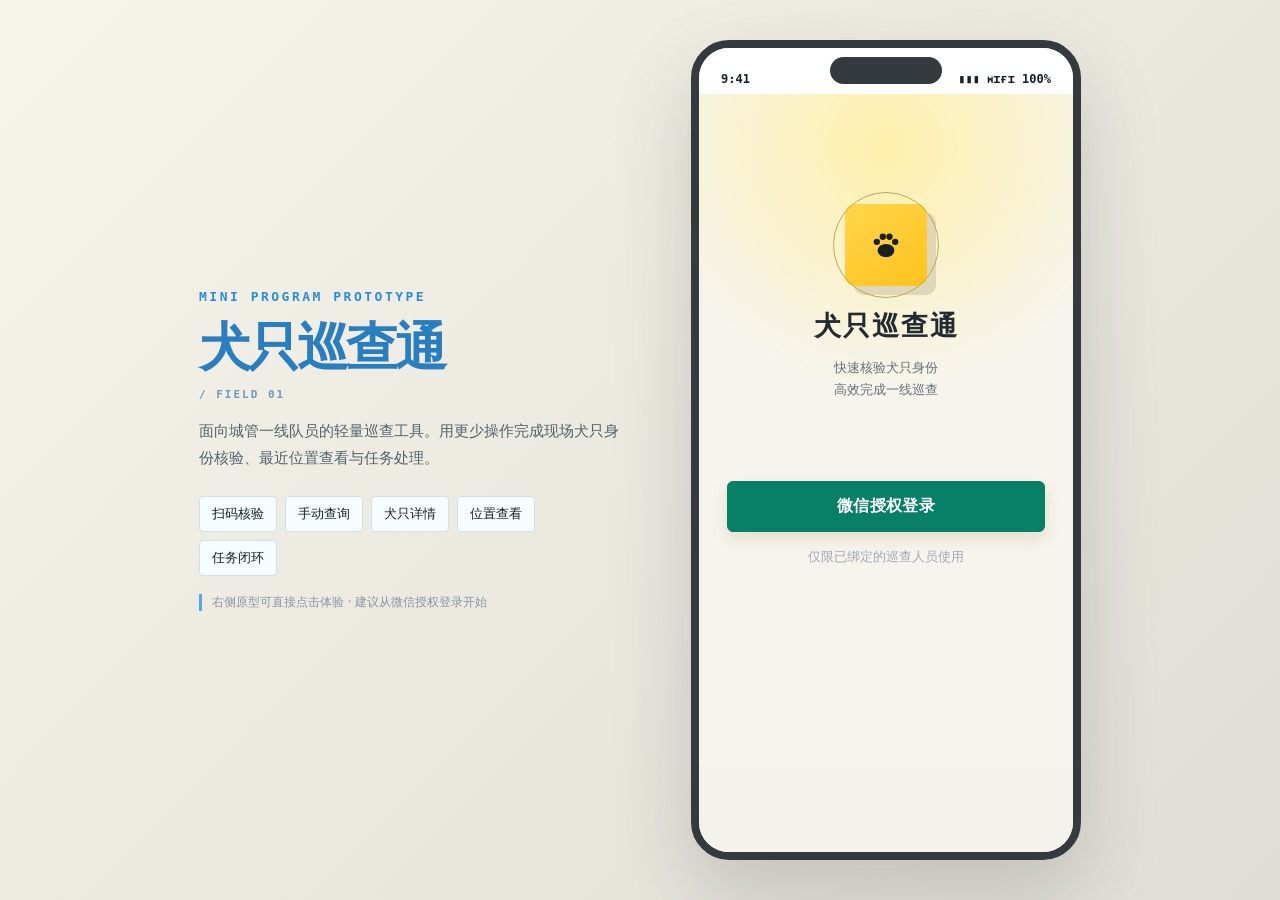
<file: city_manager.html>
<!DOCTYPE html>
<html lang="zh-CN">
<head>
  <meta charset="UTF-8">
  <meta name="viewport" content="width=device-width, initial-scale=1.0">
  <title>犬只巡查通 · 小程序原型</title>
  <style>
    :root{--blue:#1768e4;--blue2:#4d8ff2;--ink:#172033;--muted:#7b8497;--line:#e9edf3;--bg:#f3f6fa;--green:#16a66a;--orange:#f08a35;--red:#e05252}
    *{box-sizing:border-box} body{margin:0;min-height:100vh;font-family:"PingFang SC","Microsoft YaHei",system-ui,sans-serif;color:var(--ink);background:radial-gradient(circle at 10% 10%,#dce9ff 0,transparent 30%),radial-gradient(circle at 90% 90%,#d9f3ed 0,transparent 28%),#e9eef5;display:grid;place-items:center;padding:30px}
    button,input,textarea{font:inherit}.stage{display:flex;align-items:center;gap:54px}.intro{width:390px}.intro .eyebrow{font-size:13px;letter-spacing:3px;color:var(--blue);font-weight:700}.intro h1{font-size:46px;line-height:1.15;margin:14px 0}.intro p{color:#667085;line-height:1.8}.flow{display:flex;gap:8px;flex-wrap:wrap;margin-top:24px}.flow span{background:#fff;border:1px solid #dae2ee;padding:8px 12px;border-radius:99px;font-size:13px;box-shadow:0 5px 16px #70809a14}.hint{font-size:12px;margin-top:18px;color:#8a93a4}
    .phone{width:390px;height:820px;background:#fff;border:10px solid #18202d;border-radius:45px;box-shadow:0 32px 70px #26344d38;overflow:hidden;position:relative}.island{position:absolute;z-index:20;top:9px;left:50%;transform:translateX(-50%);width:112px;height:27px;border-radius:20px;background:#18202d}.status{height:46px;display:flex;align-items:end;justify-content:space-between;padding:0 22px 8px;font-size:12px;font-weight:700;position:relative;z-index:5;background:#fff}.screen{height:calc(100% - 46px);background:var(--bg);position:relative;overflow:hidden}.page{position:absolute;inset:0;overflow-y:auto;padding-bottom:88px;display:none;scrollbar-width:none}.page.active{display:block;animation:fade .2s ease}.page::-webkit-scrollbar{display:none}@keyframes fade{from{opacity:.35;transform:translateY(5px)}to{opacity:1;transform:none}}
    .topbar{height:54px;background:#fff;display:flex;align-items:center;justify-content:center;padding:0 18px;position:sticky;top:0;z-index:4;border-bottom:1px solid #f0f2f5;font-weight:700}.back{position:absolute;left:18px;border:0;background:none;font-size:27px;color:#313b4d;cursor:pointer}.more{position:absolute;right:18px;letter-spacing:3px}.content{padding:16px}.card{background:#fff;border-radius:18px;padding:17px;margin-bottom:13px;box-shadow:0 5px 15px #243f6a0a}.section-title{font-size:15px;font-weight:750;margin:3px 0 12px;display:flex;justify-content:space-between}.link{color:var(--blue);font-size:13px;font-weight:500;cursor:pointer}.hero{background:linear-gradient(135deg,#1768e4,#3b8cf2);padding:22px 18px 32px;color:#fff}.hello{font-size:13px;opacity:.8}.hero h2{margin:7px 0 4px;font-size:24px}.hero small{opacity:.8}.quick{margin:-17px 16px 0;position:relative;display:grid;grid-template-columns:1fr 1fr;gap:11px}.quick button{border:0;border-radius:17px;background:#fff;padding:19px 10px;box-shadow:0 8px 18px #27446c1a;font-weight:700;color:var(--ink);cursor:pointer}.quick i{display:grid;place-items:center;width:42px;height:42px;border-radius:13px;margin:0 auto 9px;font-style:normal;font-size:21px}.quick button:first-child i{background:#eaf2ff;color:var(--blue)}.quick button:last-child i{background:#e7f8f2;color:var(--green)}
    .stats{display:grid;grid-template-columns:repeat(3,1fr);text-align:center}.stats b{display:block;font-size:23px;margin-bottom:4px}.stats small{color:var(--muted)}.task{padding:13px 0;border-bottom:1px solid var(--line);cursor:pointer}.task:last-child{border:0;padding-bottom:0}.task-top{display:flex;justify-content:space-between;align-items:start;gap:8px}.task strong{font-size:14px}.tag{font-size:11px;padding:4px 7px;border-radius:7px;background:#fff0e5;color:#d86d1c;white-space:nowrap}.task p{font-size:12px;color:var(--muted);margin:7px 0 0}.nav{position:absolute;z-index:10;bottom:0;left:0;right:0;height:72px;background:#fff;border-top:1px solid var(--line);display:flex;justify-content:space-around;padding-top:8px}.nav button{border:0;background:none;color:#8a93a4;font-size:11px;display:flex;flex-direction:column;align-items:center;gap:4px;min-width:65px;cursor:pointer}.nav button i{font-style:normal;font-size:22px}.nav button.on{color:var(--blue);font-weight:700}.nav.hide{display:none}
    .primary{width:100%;border:0;background:var(--blue);color:#fff;border-radius:13px;padding:14px;font-weight:700;cursor:pointer;box-shadow:0 7px 15px #1768e433}.secondary{width:100%;border:1px solid #cfd7e5;background:#fff;color:#40506a;border-radius:13px;padding:13px;font-weight:650;cursor:pointer}.button-row{display:grid;grid-template-columns:1fr 1fr;gap:10px}.label{font-size:12px;color:var(--muted);margin-bottom:7px}.input{width:100%;padding:14px;border:1px solid #dbe1ea;border-radius:12px;outline:0;background:#fff}.input:focus{border-color:var(--blue);box-shadow:0 0 0 3px #1768e412}.search-art{text-align:center;padding:28px 0 20px}.search-art .circle{width:88px;height:88px;border-radius:28px;background:#eaf2ff;display:grid;place-items:center;margin:auto;font-size:40px}.search-art h2{margin:16px 0 8px}.search-art p{font-size:13px;color:var(--muted);margin:0}
    .scan-zone{margin:22px 18px;height:355px;border-radius:24px;background:linear-gradient(#283442bb,#18212dcc),url('data:image/svg+xml,%3Csvg xmlns="http://www.w3.org/2000/svg" width="100" height="100"%3E%3Cpath d="M0 50h100M50 0v100" stroke="%23fff" opacity=".08"/%3E%3C/svg%3E');display:grid;place-items:center;color:#fff;text-align:center}.frame{width:225px;height:225px;border:2px solid #ffffff2e;position:relative}.frame:before,.frame:after{content:"";position:absolute;inset:-2px;border:3px solid transparent;border-top-color:#65a6ff;border-left-color:#65a6ff;width:40px;height:40px}.frame:after{inset:auto -2px -2px auto;transform:rotate(180deg)}.scanline{height:2px;background:#68aaff;box-shadow:0 0 12px #68aaff;position:absolute;left:7px;right:7px;top:50%;animation:scan 2s infinite}@keyframes scan{0%,100%{top:15%}50%{top:85%}}
    .result-head{text-align:center;padding:24px}.success-icon{width:62px;height:62px;border-radius:50%;background:#e7f8f1;color:var(--green);font-size:32px;display:grid;place-items:center;margin:auto}.result-head h2{margin:12px 0 4px}.result-head p{margin:0;color:var(--muted);font-size:13px}.pet-head{display:flex;align-items:center;gap:14px}.avatar{width:62px;height:62px;border-radius:18px;background:linear-gradient(145deg,#f6d5a9,#e7a866);font-size:34px;display:grid;place-items:center}.pet-head h2{font-size:21px;margin:0 0 5px}.pet-head p{margin:0;color:var(--muted);font-size:12px}.pill{display:inline-block;font-size:11px;padding:4px 7px;border-radius:7px;background:#e8f8f1;color:var(--green);margin-left:6px}.rows .row{display:flex;justify-content:space-between;gap:16px;padding:10px 0;border-bottom:1px solid var(--line);font-size:13px}.rows .row:last-child{border:0}.rows span:first-child{color:var(--muted)}.rows span:last-child{text-align:right;font-weight:600}.loc-card{background:linear-gradient(135deg,#eef5ff,#f8fbff);border:1px solid #dfeaff}.loc-title{display:flex;align-items:center;gap:8px;font-weight:700}.loc-card p{font-size:13px;margin:9px 0 4px}.loc-card small{color:var(--muted)}
    .map{height:390px;background:#dfe8dc;position:relative;overflow:hidden}.map:before{content:"";position:absolute;inset:-50px;background:repeating-linear-gradient(25deg,transparent 0 45px,#fff 46px 58px,transparent 59px 110px),repeating-linear-gradient(115deg,transparent 0 70px,#c6d9f5 71px 85px,transparent 86px 145px);opacity:.75}.map-label{position:absolute;background:#fff8;padding:4px;border-radius:4px;font-size:10px;color:#68766c}.pin{position:absolute;left:52%;top:44%;transform:translate(-50%,-100%);font-size:39px;filter:drop-shadow(0 5px 4px #4455)}.pulse{position:absolute;left:52%;top:44%;width:54px;height:22px;border-radius:50%;border:2px solid #1768e466;transform:translate(-50%,-50%)}.map-sheet{margin:-28px 14px 0;position:relative}.filter{display:flex;gap:8px;margin-bottom:12px}.filter button{border:0;background:#e8edf4;color:#6f7889;border-radius:10px;padding:8px 14px;cursor:pointer}.filter button.on{background:#deebff;color:var(--blue);font-weight:700}.profile{background:linear-gradient(135deg,#186ae6,#4a94f6);color:#fff;padding:27px 20px 35px;display:flex;align-items:center;gap:14px}.profile .avatar{background:#fff3;font-size:26px;width:58px;height:58px}.profile h2{font-size:20px;margin:0 0 4px}.profile p{margin:0;opacity:.8;font-size:12px}.menu .row{padding:16px 2px}.chev{color:#a9b0bd}.login{background:linear-gradient(160deg,#edf5ff,#fff 50%);height:100%;padding:110px 28px 30px;text-align:center}.logo{width:82px;height:82px;border-radius:26px;background:linear-gradient(145deg,#1768e4,#54a0ff);display:grid;place-items:center;margin:auto;color:#fff;font-size:40px;box-shadow:0 15px 30px #1768e43d}.login h1{font-size:27px;margin:22px 0 9px}.login>p{font-size:13px;color:var(--muted);line-height:1.7;margin-bottom:80px}.wechat{background:#08ba65;box-shadow:0 7px 15px #08ba6533}.login small{display:block;color:#a0a8b4;margin-top:16px}.toast{position:absolute;z-index:30;left:50%;bottom:92px;transform:translateX(-50%) translateY(20px);background:#1f2937e8;color:#fff;border-radius:11px;padding:10px 16px;font-size:13px;opacity:0;pointer-events:none;transition:.25s;white-space:nowrap}.toast.show{opacity:1;transform:translateX(-50%)}.modal{display:none;position:absolute;z-index:25;inset:0;background:#11182770;align-items:flex-end}.modal.open{display:flex}.sheet{width:100%;background:#fff;border-radius:24px 24px 0 0;padding:23px 20px 26px}.sheet h3{margin:0 0 14px}.sheet textarea{min-height:100px;resize:none;margin-bottom:13px}
    /* frontend-design: 数字巡查手册视觉系统 */
    :root{--blue:#164B85;--blue2:#2775C5;--ink:#182533;--muted:#73808C;--line:#DDE4E8;--bg:#EEF2F3;--green:#078B75;--orange:#E66E2E;--red:#CF4545;--paper:#F8FAF9;--night:#102D4D}
    body{background:#dce5e7;background-image:linear-gradient(90deg,#ffffff28 1px,transparent 1px),linear-gradient(#ffffff28 1px,transparent 1px);background-size:32px 32px}
    .stage{gap:72px}.intro{width:420px}.intro .eyebrow{font-family:Consolas,monospace;color:var(--orange);letter-spacing:2.5px}.intro h1{font-size:52px;letter-spacing:-3px;color:var(--night);margin-bottom:18px}.intro h1:after{content:"  /  FIELD 01";display:block;margin-top:12px;font:700 11px/1 Consolas,monospace;letter-spacing:2px;color:#71808b}.intro p{font-size:15px;color:#53636d}.flow span{border-radius:4px;border-color:#b9c8ce;box-shadow:none;background:#f5f8f7;font-family:Consolas,"Microsoft YaHei",sans-serif}.hint{border-left:3px solid var(--orange);padding-left:10px}
    .phone{border:8px solid #102536;border-radius:38px;box-shadow:0 34px 80px #18364d40,0 0 0 1px #ffffff75 inset}.island{background:#102536}.screen{background-color:var(--bg);background-image:linear-gradient(90deg,#8ba0aa10 1px,transparent 1px),linear-gradient(#8ba0aa10 1px,transparent 1px);background-size:22px 22px}.status{font-family:Consolas,monospace}.topbar{height:58px;border-bottom:1px solid #ccd7dc;box-shadow:0 3px 0 #ffffff88;font-size:15px;letter-spacing:.5px}.more{font-size:12px;color:#7d8991}.content{padding:15px}.card{border-radius:10px;padding:16px;border:1px solid #dbe3e6;box-shadow:0 3px 0 #d4dde080;background:var(--paper)}.section-title{font-size:14px;letter-spacing:.2px}.section-title:before{content:"";width:3px;height:15px;background:var(--orange);margin-right:8px}.section-title{justify-content:flex-start;align-items:center}.section-title>*:last-child{margin-left:auto}.link{color:#1762a8}
    .hero{position:relative;background:var(--night);padding:25px 21px 44px;overflow:hidden}.hero:before{content:"";position:absolute;width:150px;height:150px;border:1px solid #6ba1cc55;border-radius:50%;right:-31px;top:-63px;box-shadow:0 0 0 22px #ffffff08,0 0 0 45px #ffffff05}.hero:after{content:"巡查状态  ONLINE";position:absolute;right:20px;bottom:17px;font:10px Consolas,monospace;letter-spacing:1px;color:#7dbbe8}.hero h2{font-size:26px;letter-spacing:1px}.hello{font-family:Consolas,"Microsoft YaHei",sans-serif;letter-spacing:1px}.quick{margin:-25px 15px 0;gap:9px}.quick button{position:relative;overflow:hidden;border-radius:9px;border:1px solid #d0dcdf;padding:18px 10px;box-shadow:0 4px 0 #cbd6d9;text-align:left;padding-left:62px;min-height:76px}.quick button:after{content:"→";position:absolute;right:12px;top:12px;color:#8d9aa2}.quick i{position:absolute;left:13px;top:16px;width:38px;height:38px;border-radius:6px;margin:0}.stats b{font-family:Consolas,"DIN Alternate",sans-serif;font-size:25px}.stats>div+div{border-left:1px solid var(--line)}.task{position:relative;padding:14px 4px}.task:before{content:"";position:absolute;width:6px;height:6px;border:2px solid var(--orange);left:-1px;top:18px}.task strong,.task p{display:block;margin-left:16px}.tag{border-radius:3px;background:#fff0e8;border:1px solid #f2c7b0}.nav{height:73px;border-top:1px solid #cbd7dc;box-shadow:0 -4px 14px #243a4a0a}.nav button{position:relative}.nav button i{font-family:Consolas,monospace}.nav button.on{color:var(--blue)}.nav button.on:before{content:"";position:absolute;top:-8px;width:25px;height:3px;background:var(--orange)}
    .primary,.secondary{border-radius:6px;box-shadow:none;letter-spacing:.3px}.primary{background:var(--blue)}.primary:focus-visible,.secondary:focus-visible,.quick button:focus-visible,.nav button:focus-visible{outline:3px solid #ffad6f;outline-offset:2px}.input{border-radius:6px;background:#fbfcfc}.search-art .circle{border-radius:50%;background:transparent;border:1px solid #aac0cb;position:relative;color:var(--blue)}.search-art .circle:after{content:"";position:absolute;inset:-10px;border:1px dashed #b2c3cb;border-radius:50%}.scan-zone{position:relative;border-radius:10px;background:linear-gradient(#102d4de8,#102d4de8),linear-gradient(90deg,#ffffff12 1px,transparent 1px),linear-gradient(#ffffff12 1px,transparent 1px);background-size:auto,24px 24px,24px 24px}.scan-zone:before{content:"ID SCANNER / 01";position:absolute;top:16px;left:17px;font:10px Consolas,monospace;letter-spacing:1.4px;color:#83b6de}.frame{border:0}.frame:before,.frame:after{border-width:4px;border-top-color:#ee7b3f;border-left-color:#ee7b3f;width:46px;height:46px}.scanline{background:#33c5ad;box-shadow:0 0 18px #33c5ad}.success-icon{border-radius:10px;background:#e3f3ef;border:1px solid #add7cc}.avatar{border-radius:8px;background:#e7dbc6;border:1px solid #ccb996}.pill{border-radius:3px;border:1px solid #a9d4c9}.rows .row{padding:11px 0}.loc-card{background:#eef6f5;border-left:4px solid var(--green)}
    .map{background:#d7e2dd}.map:after{content:"LAST FIX / 2 MIN";position:absolute;top:14px;right:14px;background:#102d4de8;color:#fff;padding:6px 8px;font:9px Consolas,monospace;letter-spacing:1px}.pin{font-size:34px}.pulse{border-color:#e66e2e;width:65px;height:28px}.map-sheet{border-top:3px solid var(--orange)}.filter button{border-radius:4px}.profile{background:var(--night);position:relative}.profile:after{content:"AUTHORIZED / JINJIANG";position:absolute;right:18px;bottom:12px;font:9px Consolas,monospace;letter-spacing:1px;color:#73abd3}.login{background:#eef3f3;background-image:linear-gradient(90deg,#71899512 1px,transparent 1px),linear-gradient(#71899512 1px,transparent 1px);background-size:22px 22px}.logo{position:relative;border-radius:10px;background:var(--night);box-shadow:9px 9px 0 #d4dfe1}.logo:after{content:"";position:absolute;inset:-12px;border:1px solid #a9bbc2;border-radius:50%}.login h1{letter-spacing:2px;color:var(--night)}.wechat{background:var(--green)}.sheet{border-radius:14px 14px 0 0;border-top:3px solid var(--orange)}
    @media(prefers-reduced-motion:reduce){*{animation:none!important;transition:none!important}}
    @media(max-width:900px){body{padding:0;background:#fff}.intro{display:none}.phone{width:100vw;height:100vh;border:0;border-radius:0;box-shadow:none}.island{display:none}.stage{display:block}.status{height:30px;padding-bottom:4px}.screen{height:calc(100% - 30px)}}
    /* 天蓝色视觉定稿：统一图标、头像与空间层级 */
    :root{--blue:#48A8F8;--blue2:#79C5FF;--ink:#18324A;--muted:#71879A;--line:#E1EDF5;--bg:#F4F9FC;--green:#21A88A;--orange:#F28B4B;--red:#DF5B64;--paper:#FFFFFF;--night:#267FC6}
    body{background:#dff2ff;background-image:radial-gradient(circle at 16% 15%,#fff 0,transparent 24%),linear-gradient(135deg,#dff3ff,#eef9ff 55%,#d8efff)}
    .icon{width:1em;height:1em;display:block;fill:none;stroke:currentColor;stroke-width:1.9;stroke-linecap:round;stroke-linejoin:round}.logo-icon{width:38px;height:38px;fill:currentColor;stroke:none}.inline-icon{width:18px;height:18px;flex:0 0 auto}.phone{border-color:#C8DDEB;box-shadow:0 34px 80px #4085b42b,0 0 0 1px #fff inset}.island{background:#C8DDEB}.screen{background:var(--bg);background-image:none}.topbar{border-bottom-color:#E6F0F6;box-shadow:none}.card{border-color:#E4EEF4;box-shadow:0 8px 24px #3376a20c;border-radius:15px}.section-title:before{background:var(--blue);border-radius:2px}.hero{background:linear-gradient(135deg,#42A5F5,#72C2FF);padding-bottom:46px}.hero:before{border-color:#fff6;box-shadow:0 0 0 22px #fff12,0 0 0 45px #fff0b}.hero:after{color:#EAF7FF}.quick button{border:0;border-radius:14px;box-shadow:0 9px 24px #2f83bd1b;text-align:left}.quick button:after{color:#8EB2C9}.quick i{color:#3699E8;background:#EAF7FF!important;border-radius:10px}.quick i .icon{width:21px;height:21px}.stats>div+div{border-color:#E9F1F5}.task:before{border:0;background:#79C5FF;border-radius:50%;width:7px;height:7px}.tag{background:#FFF5EE;border-color:#FFE0CC;color:#DF7434}.nav{border-color:#E2EDF4;box-shadow:0 -8px 26px #357da512}.nav button i{font-size:22px}.nav button i .icon{width:22px;height:22px}.nav button.on:before{background:var(--blue);border-radius:2px}.primary{background:linear-gradient(135deg,#45A6F4,#61B9FC);box-shadow:0 8px 18px #48a8f82b}.secondary{border-color:#D7E7F1;color:#537087}.avatar{background:#EAF7FF;border-color:#CCE9FC;color:#379CEB}.dog-avatar{display:grid;place-items:center}.dog-avatar .icon{width:29px;height:29px;fill:currentColor;stroke:none}.compact-avatar{width:48px!important;height:48px!important}.profile-monogram{background:#fff;color:#318FD9;border:2px solid #ffffff8c;font-size:20px;font-weight:750}.success-icon{background:#EAF8F5;border-color:#C9EDE5}.success-icon .icon{width:29px;height:29px}.search-art .circle{border-color:#B8DDF4;background:#EAF7FF}.search-art .circle:after{border-color:#C7E7F9}.search-art .circle .icon{width:34px;height:34px}.scan-zone{background:linear-gradient(#267fc6e8,#267fc6e8),linear-gradient(90deg,#fff14 1px,transparent 1px),linear-gradient(#fff14 1px,transparent 1px);background-size:auto,24px 24px,24px 24px;box-shadow:0 15px 30px #2d83bd1f}.scan-zone:before{color:#DDF2FF}.frame:before,.frame:after{border-top-color:#fff;border-left-color:#fff}.scanline{background:#8EE8FF;box-shadow:0 0 18px #8EE8FF}.loc-card{background:#F0F9FF;border-left-color:#55B4F8}.loc-title{color:#317CAD}.pill{background:#ECF9F6;border-color:#C5EAE2}.map{background:#DCEEF4}.map:after{background:#3D9FE7E8}.pin{color:#2997E8;filter:drop-shadow(0 5px 5px #327aa355)}.pin .icon{width:40px;height:40px;fill:#fff;stroke:currentColor;stroke-width:2}.pulse{border-color:#48A8F888;background:#48A8F81a}.map-sheet{border-top-color:#62B9F7}.filter button.on{background:#E4F4FF;color:#298EDB}.profile{background:linear-gradient(135deg,#43A5F3,#72C2FE)}.profile:after{color:#EAF7FF}.login{background:#F4FAFE;background-image:radial-gradient(circle at 50% 8%,#DFF2FF,transparent 38%)}.logo{background:linear-gradient(145deg,#4BAAF5,#75C7FF);box-shadow:9px 9px 0 #D9EEFA}.logo:after{border-color:#B8DDF3}.wechat{background:#23B276;box-shadow:0 8px 18px #23b27624}.sheet{border-top-color:#5DB5F5}.flow span{border-color:#CBE1EF;background:#F7FCFF}.intro .eyebrow{color:#298EDB}.intro h1{color:#287EBF}.intro h1:after{color:#6B9BBC}.hint{border-left-color:#4AABF4}.more{color:#8AA1B3}
    .header-action{position:absolute;right:15px;top:10px;width:38px;height:38px;border:0;border-radius:12px;background:#EAF7FF;color:#3198E6;display:grid;place-items:center;cursor:pointer;z-index:3}.header-action .icon{width:21px;height:21px}.header-action:focus-visible{outline:3px solid #B7E2FF;outline-offset:2px}.hero-action{top:21px;right:19px;background:#ffffff2e;color:#fff;border:1px solid #ffffff52;backdrop-filter:blur(6px)}.quick.single{grid-template-columns:1fr}.quick.single button{padding-left:64px}.quick.single button:after{top:26px}
    .map-tools{background:#fff;padding:12px 14px 10px;border-bottom:1px solid var(--line)}.map-search{height:40px;border-radius:12px;background:#F1F7FB;display:flex;align-items:center;gap:9px;padding:0 12px;color:#7EA0B7}.map-search .icon{width:18px;height:18px}.map-search input{border:0;outline:0;background:transparent;width:100%;color:var(--ink);font-size:13px}.map-area-line{display:flex;justify-content:space-between;margin:10px 2px 8px;font-size:11px;color:var(--muted)}.map-filters{display:flex;gap:7px}.map-filters button{border:0;border-radius:99px;padding:7px 13px;background:#EDF4F8;color:#658094;font-size:12px;cursor:pointer}.map-filters button.on{background:#DFF2FF;color:#218DDA;font-weight:700}.patrol-map{height:300px}.patrol-map:after{content:"附近 1km";background:#45A7F2E8}.road-label{position:absolute;color:#8CA0A7;font-size:9px;transform:rotate(-18deg)}.map-marker{position:absolute;z-index:3;width:36px;height:36px;border:3px solid #fff;border-radius:50%;display:grid;place-items:center;transform:translate(-50%,-50%);box-shadow:0 5px 12px #356b8d35;cursor:pointer;transition:.18s}.map-marker .icon{width:17px;height:17px}.map-marker.selected{transform:translate(-50%,-50%) scale(1.18);box-shadow:0 0 0 6px #48A8F82b,0 6px 16px #356b8d45}.dog-device{background:#48A8F8;color:#fff}.dog-phone{background:#22AE8E;color:#fff}.task-marker{background:#F28B4B;color:#fff}.user-location{position:absolute;left:43%;top:75%;transform:translate(-50%,-50%);z-index:2;text-align:center}.user-location span{display:block;width:15px;height:15px;border:4px solid #fff;border-radius:50%;background:#238FE1;box-shadow:0 0 0 8px #48A8F830}.user-location small{display:block;margin-top:9px;background:#fff;padding:2px 5px;border-radius:4px;font-size:9px;color:#39799F;white-space:nowrap}.relocate{position:absolute;right:14px;bottom:14px;z-index:4;width:39px;height:39px;border:0;border-radius:12px;background:#fff;color:#3698DF;display:grid;place-items:center;box-shadow:0 6px 16px #315e7a2b}.relocate .icon{width:21px;height:21px}.map-legend{height:35px;background:#fff;display:flex;align-items:center;justify-content:center;gap:15px;font-size:10px;color:var(--muted);border-bottom:1px solid var(--line)}.map-legend span{display:flex;align-items:center;gap:5px}.map-legend i{width:8px;height:8px;border-radius:50%}.legend-device{background:#48A8F8}.legend-phone{background:#22AE8E}.legend-task{background:#F28B4B}.map-summary{margin:-2px 12px 86px;border-top:0}.map-summary h2 small{font-size:11px;color:var(--muted);font-weight:500}.summary-meta{display:flex;gap:8px;margin:12px 0}.summary-meta span{font-size:11px;background:#F0F6F9;color:#627D90;border-radius:5px;padding:5px 8px}.task-map-btn{margin-bottom:10px;display:flex;align-items:center;justify-content:center;gap:6px}.map-marker.hidden{display:none}
    .home-head{height:76px;background:linear-gradient(135deg,#43A6F4,#70C1FD);color:#fff;padding:17px 18px;display:flex;align-items:center;justify-content:space-between}.home-head span{display:block;font-size:17px;font-weight:750}.home-head small{display:block;margin-top:4px;color:#E9F7FF;font-size:11px}.home-head button{width:40px;height:40px;border-radius:12px;border:1px solid #ffffff55;background:#ffffff24;color:#fff;display:grid;place-items:center}.home-head button .icon{width:20px;height:20px}.home-content{padding-top:17px}.field-label{display:flex;align-items:end;justify-content:space-between;margin:0 3px 11px}.field-label span{font-size:18px;font-weight:800}.field-label b{font-size:11px;color:#6D8799;font-weight:500}.priority-card{background:linear-gradient(150deg,#fff,#F6FBFF);border:1px solid #DCECF6;border-left:4px solid #E75A63;border-radius:16px;padding:17px 16px;margin-bottom:14px;box-shadow:0 12px 30px #397ba614;cursor:pointer}.priority-top{display:flex;justify-content:space-between;align-items:center}.severity{display:inline-flex;align-items:center;justify-content:center;border-radius:5px;padding:4px 7px;font-size:10px;font-weight:750;white-space:nowrap}.severity.critical{background:#FFF0F1;color:#D94B56}.severity.medium{background:#FFF3E9;color:#D67837}.severity.normal{background:#EAF7FF;color:#358BC9}.live-dot{font-size:10px;color:#D94B56}.live-dot:before{content:"";display:inline-block;width:6px;height:6px;border-radius:50%;background:#E75A63;margin-right:5px}.priority-card h2{font-size:21px;margin:13px 0 7px}.priority-card>p{color:#627A8D;font-size:12px;line-height:1.65;margin:0 0 14px}.priority-place{border-top:1px solid #E7EFF4;padding-top:12px;display:flex;align-items:center;gap:9px;color:#3796DD}.priority-place>.icon{width:21px;height:21px}.priority-place strong{display:block;color:#304C61;font-size:13px}.priority-place small{display:block;margin-top:3px;color:#758C9D;font-size:10px}.priority-actions{display:grid;grid-template-columns:1fr 1.15fr;gap:9px;margin-top:14px}.priority-actions button{height:40px;border-radius:9px;border:1px solid #CFE4F2;background:#fff;color:#398ECE;font-weight:700;font-size:13px}.priority-actions button.solid{background:#48A8F8;border-color:#48A8F8;color:#fff}.decision-list{padding-bottom:5px}.decision-task{display:grid;grid-template-columns:50px 1fr 12px;align-items:center;gap:10px;padding:13px 2px;border-bottom:1px solid #E9F1F5;cursor:pointer}.decision-task:last-child{border-bottom:0}.decision-task strong{font-size:13px}.decision-task p{margin:5px 0 0;font-size:10px;color:#7A8F9F}.decision-task .chev{font-size:22px;color:#B2C1CB}.home-summary{background:#EFF6FA;border-radius:13px;padding:13px 15px 15px;margin-bottom:13px}.home-summary .section-title{margin-bottom:11px}.home-summary .stats b{font-size:20px;color:#49677C}.task-group-label{font-size:11px;color:#708798;margin:14px 3px 8px;font-weight:700}.task-list-card{padding-top:2px;padding-bottom:2px}.decision-task.urgent{background:#FFF9F9;margin:0 -10px;padding-left:10px;padding-right:10px;border-radius:8px}.scan-fab{position:absolute;z-index:18;right:17px;bottom:84px;height:52px;border:0;border-radius:27px;background:linear-gradient(135deg,#2998EA,#58B5F8);color:#fff;padding:0 19px 0 15px;display:flex;align-items:center;gap:8px;box-shadow:0 12px 25px #2d8fce55;cursor:pointer;font-weight:750}.scan-fab .icon{width:23px;height:23px}.scan-fab.hide{display:none}.scan-fab:focus-visible{outline:3px solid #B7E2FF;outline-offset:3px}
    /* 强光模式主题：巡查黄 + 深墨色 */
    :root{--blue:#FFC928;--blue2:#FFDA5A;--ink:#182026;--muted:#657078;--line:#E2E0D8;--bg:#F4F2EC;--green:#087F67;--orange:#D66D2E;--red:#C93F49;--paper:#FFFFFF;--night:#242B30}
    body{background:#ECE9DF;background-image:linear-gradient(135deg,#F7F4EA,#DFDDD5)}.phone{border-color:#343A3E;box-shadow:0 34px 80px #252a2d2e}.island{background:#343A3E}.screen{background:#F4F2EC}.topbar{color:#182026;border-color:#DDDCD6}.home-head{background:linear-gradient(135deg,#FFD64B,#FFC21C);color:#182026;border-bottom:1px solid #DFA900}.home-head small{color:#4D4B40}.home-head button{background:#FFF4C4;border-color:#D6A900;color:#182026}.hero{background:linear-gradient(135deg,#FFD64B,#FFC21C);color:#182026}.hero:before{border-color:#8B6C1E40;box-shadow:0 0 0 22px #fff2,0 0 0 45px #fff1}.hero:after{color:#4B4532}.card{border-color:#E1DFD7;box-shadow:0 7px 20px #30363a0c}.section-title:before{background:#E4AD00}.primary{background:linear-gradient(135deg,#FFD548,#FFC21C);color:#182026;border:1px solid #D9A500;box-shadow:0 7px 16px #8f6c1728}.secondary{background:#fff;color:#26343D;border-color:#CACAC3}.link{color:#7D5B00}.quick button{box-shadow:0 7px 18px #302b1c12}.quick i{background:#FFF5C8!important;color:#765A00}.nav button.on{color:#8B6500}.nav button.on:before{background:#E5AD00}.scan-fab{background:linear-gradient(135deg,#FFD548,#FFBD12);color:#182026;border:1px solid #D69F00;box-shadow:0 12px 25px #55400f4a}.scan-fab:focus-visible,.primary:focus-visible{outline-color:#312B1D}.priority-actions button{border-color:#D7D2C1;color:#5B4A13}.priority-actions button.solid{background:#FFC928;border-color:#D9A500;color:#182026}.priority-place{color:#A37600}.severity.normal{background:#F4EBC6;color:#705400}.home-summary{background:#EAE8E1}.home-summary .stats b{color:#333D43}.map-search{background:#EFEEE8;color:#6A7378}.map-filters button{background:#E9E7DF;color:#555F65}.map-filters button.on{background:#FFF1B1;color:#684E00}.dog-device{background:#FFC928;color:#182026}.map-marker.selected{box-shadow:0 0 0 6px #FFC9283d,0 6px 16px #332b1645}.legend-device{background:#FFC928;border:1px solid #987100}.relocate{color:#6F5400;background:#FFF7D4}.pin{color:#C28E00}.pulse{border-color:#E0A900;background:#FFC92822}.map:after{background:#2F3539E8}.profile{background:linear-gradient(135deg,#FFD64B,#FFC21C);color:#182026}.profile:after{color:#5A4C22}.profile-monogram{background:#242B30;color:#FFC928;border-color:#FFFFFF}.login{background:#F6F4ED;background-image:radial-gradient(circle at 50% 8%,#FFF0AC,transparent 38%)}.logo{background:linear-gradient(145deg,#FFD64B,#FFC21C);color:#182026;box-shadow:9px 9px 0 #DED7B9}.logo:after{border-color:#BEA84E}.wechat{background:#087F67;color:#fff;border-color:#087F67}.search-art .circle{background:#FFF3BB;border-color:#D8BC4E;color:#604900}.search-art .circle:after{border-color:#D8C679}.loc-card{background:#FFF9DF;border-left-color:#E6AE00}.loc-title{color:#755800}.pill{background:#E7F5F0;color:#086A58}.header-action{background:#FFF4C4;color:#182026}.field-label b,.task-group-label{color:#5F686D}.map-marker.dog-phone{background:#087F67;color:#fff}.map-marker.task-marker{background:#C93F49;color:#fff}
    .scan-demo-actions{margin-bottom:12px}.scan-failure{background:#FFF8E0;border:1px solid #E4C75C;border-radius:13px;padding:14px;text-align:center}.scan-failure.hidden{display:none}.failure-icon{width:42px;height:42px;border-radius:50%;background:#FFF0B2;color:#8B6500;display:grid;place-items:center;margin:0 auto 9px}.failure-icon .icon{width:22px;height:22px}.scan-failure strong{font-size:14px}.scan-failure p{font-size:11px;color:#667078;line-height:1.6;margin:6px 0 12px}.scan-failure .secondary{margin-bottom:5px}.text-action{border:0;background:transparent;color:#725600;font-size:12px;font-weight:700;padding:9px 12px;cursor:pointer}
    .manual-entry{width:100%;min-height:58px;border:1px solid #D8D4C8;border-radius:12px;background:#fff;color:#263138;padding:10px 12px;display:grid;grid-template-columns:30px 1fr 12px;align-items:center;gap:9px;text-align:left;cursor:pointer;margin-bottom:12px}.manual-entry>.icon{width:22px;height:22px;color:#765A00}.manual-entry strong{display:block;font-size:12px}.manual-entry small{display:block;color:#727A7F;font-size:10px;margin-top:3px}.manual-entry>b{font-size:20px;color:#9A9485}.manual-entry.hidden{display:none}
    .scan-fail-sheet{text-align:center;padding:27px 22px 30px}.scan-fail-sheet .failure-icon{width:52px;height:52px;margin-bottom:13px}.scan-fail-sheet .failure-icon .icon{width:26px;height:26px}.scan-fail-sheet h3{font-size:18px;margin:0 0 8px}.scan-fail-sheet>p{font-size:12px;line-height:1.7;color:#687278;margin:0 4px 19px}
    .scan-anchor{position:relative;overflow:hidden;background:linear-gradient(145deg,#FFD94F,#FFBE16);border:1px solid #D9A500;border-radius:18px;padding:23px 20px 20px;margin-bottom:13px;box-shadow:0 12px 28px #74570f24}.scan-anchor:after{content:"SCAN / VERIFY";position:absolute;right:15px;top:14px;font:700 9px Consolas,monospace;letter-spacing:1.3px;color:#715600}.scan-anchor-icon{width:62px;height:62px;border-radius:18px;background:#20272C;color:#FFD34A;display:grid;place-items:center;margin-bottom:20px}.scan-anchor-icon .icon{width:31px;height:31px}.scan-anchor h2{font-size:24px;margin:0 0 8px}.scan-anchor p{font-size:12px;line-height:1.65;color:#574A26;margin:0 0 18px}.scan-anchor .scan-main{width:100%;height:49px;border:0;border-radius:10px;background:#20272C;color:#fff;font-weight:800;cursor:pointer;display:flex;align-items:center;justify-content:center;gap:9px}.scan-anchor .scan-main .icon{width:21px;height:21px}.fallback-label{font-size:11px;color:#6B7276;margin:16px 3px 8px}.location-static{cursor:default!important}.location-static .link{display:none}
  </style>
</head>
<body>
<svg aria-hidden="true" style="position:absolute;width:0;height:0;overflow:hidden">
  <symbol id="i-paw" viewBox="0 0 24 24"><ellipse cx="12" cy="15.5" rx="5.3" ry="4.2"/><circle cx="6.2" cy="10" r="2"/><circle cx="10" cy="6.8" r="2"/><circle cx="14.2" cy="6.8" r="2"/><circle cx="17.8" cy="10" r="2"/></symbol>
  <symbol id="i-scan" viewBox="0 0 24 24"><path d="M8 3H4a1 1 0 0 0-1 1v4M16 3h4a1 1 0 0 1 1 1v4M21 16v4a1 1 0 0 1-1 1h-4M8 21H4a1 1 0 0 1-1-1v-4M7 12h10"/></symbol>
  <symbol id="i-map" viewBox="0 0 24 24"><path d="m3 6 5-3 8 3 5-3v15l-5 3-8-3-5 3zM8 3v15M16 6v15"/></symbol>
  <symbol id="i-phone" viewBox="0 0 24 24"><rect x="6.5" y="2.5" width="11" height="19" rx="2.5"/><path d="M10 5h4M11 18.5h2"/></symbol>
  <symbol id="i-locate" viewBox="0 0 24 24"><circle cx="12" cy="12" r="4"/><path d="M12 2v3M12 19v3M2 12h3M19 12h3"/></symbol>
  <symbol id="i-alert" viewBox="0 0 24 24"><path d="M12 3 2.8 20h18.4zM12 9v5M12 17.5v.1"/></symbol>
  <symbol id="i-search" viewBox="0 0 24 24"><circle cx="10.5" cy="10.5" r="6.5"/><path d="m15.4 15.4 5 5"/></symbol>
  <symbol id="i-home" viewBox="0 0 24 24"><path d="m3 10 9-7 9 7v10a1 1 0 0 1-1 1h-5v-7H9v7H4a1 1 0 0 1-1-1z"/></symbol>
  <symbol id="i-task" viewBox="0 0 24 24"><rect x="4" y="4" width="16" height="17" rx="2"/><path d="M8 9h8M8 13h8M8 17h5M9 4V2m6 2V2"/></symbol>
  <symbol id="i-user" viewBox="0 0 24 24"><circle cx="12" cy="8" r="4"/><path d="M4.5 21a7.5 7.5 0 0 1 15 0"/></symbol>
  <symbol id="i-pin" viewBox="0 0 24 24"><path d="M20 10c0 5-8 11-8 11S4 15 4 10a8 8 0 1 1 16 0Z"/><circle cx="12" cy="10" r="2.5"/></symbol>
  <symbol id="i-check" viewBox="0 0 24 24"><path d="m5 12 4.5 4.5L19 7"/></symbol>
</svg>
<main class="stage">
  <section class="intro"><div class="eyebrow">MINI PROGRAM PROTOTYPE</div><h1>犬只巡查通</h1><p>面向城管一线队员的轻量巡查工具。用更少操作完成现场犬只身份核验、最近位置查看与任务处理。</p><div class="flow"><span>扫码核验</span><span>手动查询</span><span>犬只详情</span><span>位置查看</span><span>任务闭环</span></div><div class="hint">右侧原型可直接点击体验 · 建议从微信授权登录开始</div></section>
  <section class="phone">
    <div class="island"></div><div class="status"><span>9:41</span><span>▮▮▮ ᴡɪғɪ 100%</span></div>
    <div class="screen">
      <section class="page active" id="login"><div class="login"><div class="logo"><svg class="icon logo-icon"><use href="#i-paw"/></svg></div><h1>犬只巡查通</h1><p>快速核验犬只身份<br>高效完成一线巡查</p><button class="primary wechat" onclick="go('home')">微信授权登录</button><small>仅限已绑定的巡查人员使用</small></div></section>
      <section class="page" id="home"><div class="home-head"><div><span>张三 · 春熙路街道</span><small>锦江区综合执法队</small></div></div><div class="content home-content"><div class="field-label"><span>现场查犬</span><b>扫码即查，即查即办</b></div><div class="scan-anchor"><div class="scan-anchor-icon"><svg class="icon"><use href="#i-scan"/></svg></div><h2>扫描犬牌，立即核验</h2><p>对准犬牌二维码，快速查看犬只身份、登记状态和最近位置信息。</p><button class="scan-main" onclick="go('scan')"><svg class="icon"><use href="#i-scan"/></svg>开始扫码</button></div><div class="fallback-label">无法扫码时</div><button class="manual-entry" onclick="go('search')"><svg class="icon"><use href="#i-search"/></svg><span><strong>使用编号查询</strong><small>输入犬只 ID 或犬牌编号</small></span><b>›</b></button><div class="card decision-list"><div class="section-title">待处理任务 <span class="link" onclick="go('tasks')">查看全部 ›</span></div><div class="decision-task" onclick="openTask('zone')"><span class="severity critical">高风险</span><div><strong>犬只进入重点区域</strong><p>豆豆 · 15:24发生 · 待处理</p></div><span class="chev">›</span></div><div class="decision-task" onclick="openTask('offline')"><span class="severity medium">中风险</span><div><strong>电子犬牌离线</strong><p>旺财 · 15:02发生 · 待处理</p></div><span class="chev">›</span></div></div><div class="home-summary"><div class="section-title">今日处理</div><div class="stats"><div><b>12</b><small>扫码核验</small></div><div><b>5</b><small>待处理</small></div><div><b>8</b><small>已处理</small></div></div></div></div></section>
      <section class="page" id="scan"><div class="topbar"><button class="back" onclick="go('home')">‹</button>扫一扫<span class="more">•••</span></div><div class="scan-zone"><div><div class="frame"><div class="scanline"></div></div><p>将犬牌二维码放入框内</p></div></div><div class="content"><div class="button-row scan-demo-actions"><button class="primary" onclick="go('scanResult')">模拟成功</button><button class="secondary" onclick="showScanFailure()">模拟失败</button></div><button class="manual-entry" id="manualEntry" onclick="go('search')"><svg class="icon"><use href="#i-search"/></svg><span><strong>没有犬牌或无法扫码？</strong><small>使用犬只 ID / 犬牌编号查询</small></span><b>›</b></button></div></section>
      <section class="page" id="scanResult"><div class="topbar"><button class="back" onclick="go('scan')">‹</button>扫码结果<span class="more">•••</span></div><div class="result-head"><div class="success-icon"><svg class="icon"><use href="#i-check"/></svg></div><h2>识别成功</h2><p>已找到对应犬只信息</p></div><div class="content"><div class="card"><div class="pet-head"><div class="avatar dog-avatar"><svg class="icon"><use href="#i-paw"/></svg></div><div><h2>豆豆 <span class="pill">已登记</span></h2><p>金毛寻回犬 · 公</p></div></div><div class="rows" style="margin-top:12px"><div class="row"><span>犬只 ID</span><span>D023</span></div><div class="row"><span>犬牌编号</span><span>P10293</span></div><div class="row"><span>犬牌类型</span><span>电子犬牌</span></div></div></div><div class="button-row"><button class="primary" onclick="openDog('doudou')">查看详情</button><button class="secondary" onclick="go('scan')">继续扫码</button></div></div></section>
      <section class="page" id="search"><div class="topbar"><button class="back" onclick="go('home')">‹</button>手动查询<span class="more">•••</span></div><div class="content"><div class="search-art"><div class="circle"><svg class="icon"><use href="#i-search"/></svg></div><h2>查询犬只信息</h2><p>请输入犬只 ID 或犬牌编号</p></div><div class="card"><div class="label">犬只 ID / 犬牌编号</div><input class="input" id="query" placeholder="例如：D023 或 P10293" value="D023"><button class="primary" style="margin-top:13px" onclick="searchDog()">查询</button></div><div style="font-size:12px;color:#98a1b1;text-align:center">仅支持精确查询，不支持手机号或模糊搜索</div></div></section>
      <section class="page" id="dog"><div class="topbar"><button class="back" onclick="historyBack()">‹</button>犬只详情<span class="more">•••</span></div><div class="content"><div class="card pet-head"><div class="avatar dog-avatar"><svg class="icon"><use href="#i-paw"/></svg></div><div><h2><span id="dogName">豆豆</span> <span class="pill" id="dogRegister">已登记</span></h2><p id="dogProfile">金毛寻回犬 · 公 · 3岁</p></div></div><div class="card"><div class="section-title">犬只信息</div><div class="rows"><div class="row"><span>犬只 ID</span><span id="dogId">D023</span></div><div class="row"><span>犬牌编号</span><span id="dogTagNo">P10293</span></div><div class="row"><span>犬牌类型</span><span id="dogTagType">电子犬牌</span></div><div class="row"><span>当前状态</span><span id="dogStatus" style="color:var(--green)">● 正常</span></div></div></div><div class="card"><div class="section-title">犬主联系方式</div><div class="rows"><div class="row"><span>手机号</span><span id="dogPhone">138****1234</span></div></div></div><div class="card loc-card location-static" id="dogLocationCard"><div class="loc-title"><svg class="icon inline-icon"><use href="#i-pin"/></svg> <span id="dogLocationTitle">最近位置</span></div><p id="dogLocationName">中心公园北门附近</p><small id="dogLocationMeta">电子犬牌 · 2分钟前更新 · 定位正常</small></div><div class="button-row"><button class="primary" id="verifyBtn" onclick="verify()">标记已核验</button><button class="secondary" onclick="openNote()">添加备注</button></div></div></section>
      <section class="page" id="tasks"><div class="topbar">任务处理<span class="more">按风险排序</span></div><div class="content"><div class="filter"><button class="on">待处理 5</button><button>已处理 8</button><button>全部</button></div><div class="task-group-label">需要优先处理</div><div class="card task-list-card"><div class="decision-task urgent" onclick="openTask('zone')"><span class="severity critical">高风险</span><div><strong>犬只进入重点区域</strong><p>豆豆 · 距你 120 米 · 持续 10 分钟</p></div><span class="chev">›</span></div><div class="decision-task" onclick="openTask('offline')"><span class="severity medium">中风险</span><div><strong>电子犬牌离线</strong><p>旺财 · 距你 350 米 · 15:02发生</p></div><span class="chev">›</span></div></div><div class="task-group-label">常规任务</div><div class="card task-list-card"><div class="decision-task" onclick="openTask('verify')"><span class="severity normal">常规</span><div><strong>现场核验任务</strong><p>奶盖 · 距你 680 米 · 14:24发生</p></div><span class="chev">›</span></div><div class="decision-task" onclick="openTask('register')"><span class="severity normal">常规</span><div><strong>犬只登记信息待核实</strong><p>小白 · 距你 1.2 公里 · 13:47发生</p></div><span class="chev">›</span></div></div></div></section>
      <section class="page" id="taskDetail"><div class="topbar"><button class="back" onclick="go('tasks')">‹</button>任务详情<span class="more">•••</span></div><div class="content"><div class="card"><div class="task-top"><span class="tag" id="taskType">异常提醒</span><span class="tag" id="taskStatus">待处理</span></div><h2 id="taskTitle" style="font-size:20px;margin:15px 0 8px">犬只进入重点区域提醒</h2><p id="taskDescription" style="font-size:13px;color:var(--muted);line-height:1.7">系统检测到犬只进入重点区域，请前往现场核验犬只情况，并完成处理记录。</p></div><div class="card"><div class="section-title">任务信息</div><div class="rows"><div class="row"><span>发生时间</span><span id="taskTime">2026-07-04 15:24</span></div><div class="row"><span>发生位置</span><span id="taskPlace">中心公园北门</span></div><div class="row"><span>关联犬只</span><span class="link" id="taskDogLink" onclick="openDogFromTask()">豆豆（D023）›</span></div></div></div><div class="card loc-card" onclick="openDogFromTask()" style="cursor:pointer"><div class="loc-title"><svg class="icon inline-icon"><use href="#i-paw"/></svg> 关联犬只：<span id="taskDogName">豆豆</span></div><p id="taskDogProfile">金毛寻回犬 · 电子犬牌 · 已登记</p><small>点击查看犬只完整信息 ›</small></div><button class="primary" id="doneBtn" onclick="doneTask()">标记已处理</button><button class="secondary" style="margin-top:10px" onclick="openNote()">添加处理备注</button></div></section>
      <section class="page" id="mine"><div class="profile"><div class="avatar profile-monogram">张</div><div><h2>张三</h2><p>锦江区综合执法队</p></div></div><div class="content"><div class="card menu rows"><div class="row"><span>所属辖区</span><span>春熙路街道</span></div><div class="row"><span>手机号码</span><span>138****8899</span></div><div class="row"><span>身份状态</span><span style="color:var(--green)">已认证</span></div></div><button class="secondary" onclick="go('login')" style="color:var(--red)">退出登录</button></div></section>
      <nav class="nav hide" id="nav"><button data-tab="home" onclick="go('home')"><i><svg class="icon"><use href="#i-home"/></svg></i>首页</button><button data-tab="scan" onclick="go('scan')"><i><svg class="icon"><use href="#i-scan"/></svg></i>扫码</button><button data-tab="tasks" onclick="go('tasks')"><i><svg class="icon"><use href="#i-task"/></svg></i>任务</button><button data-tab="mine" onclick="go('mine')"><i><svg class="icon"><use href="#i-user"/></svg></i>我的</button></nav>
      <div class="toast" id="toast"></div><div class="modal" id="modal" onclick="if(event.target===this)closeNote()"><div class="sheet"><h3>添加备注</h3><textarea class="input" placeholder="填写简短的现场情况或处理说明"></textarea><div class="button-row"><button class="secondary" onclick="closeNote()">取消</button><button class="primary" onclick="saveNote()">保存备注</button></div></div></div><div class="modal" id="scanFailModal" onclick="if(event.target===this)resetScan()"><div class="sheet scan-fail-sheet"><div class="failure-icon"><svg class="icon"><use href="#i-alert"/></svg></div><h3>未识别到有效犬牌</h3><p>二维码可能已损坏、污损或不属于本系统。请重新对准扫描，或改用犬只编号查询。</p><button class="primary" onclick="resetScan()">重新扫描</button><button class="secondary" style="margin-top:9px" onclick="closeScanFailure();go('search')">改用编号查询</button></div></div>
    </div>
  </section>
</main>
<script>
  let current='login', previous='home', currentDog='doudou', currentTask='zone';
  const tabs=['home','scan','tasks','mine'];
  const dogData={
    doudou:{id:'D023',tagNo:'P10293',name:'豆豆',breed:'金毛寻回犬',sex:'公',age:'3岁',register:'已登记',tagType:'电子犬牌',status:'正常',statusColor:'var(--green)',phone:'138****1234',location:'中心公园北门附近',locationMeta:'电子犬牌 · 2分钟前更新 · 定位正常',mapKey:'doudou'},
    naigai:{id:'D118',tagNo:'P88921',name:'奶盖',breed:'柴犬',sex:'母',age:'2岁',register:'已登记',tagType:'普通犬牌',status:'遛狗中',statusColor:'var(--blue)',phone:'186****5612',location:'锦兴路步行街东侧',locationMeta:'犬主手机 · 1分钟前更新 · 遛狗进行中',mapKey:'naigai'},
    wangcai:{id:'D065',tagNo:'P30652',name:'旺财',breed:'拉布拉多',sex:'公',age:'5岁',register:'已登记',tagType:'电子犬牌',status:'设备离线',statusColor:'var(--orange)',phone:'135****9076',location:'红星路三段路口',locationMeta:'电子犬牌 · 35分钟前更新 · 定位已过期',mapKey:'wangcai'},
    xiaobai:{id:'D207',tagNo:'P77108',name:'小白',breed:'中华田园犬',sex:'母',age:'约1岁',register:'待核实',tagType:'普通犬牌',status:'信息待核实',statusColor:'var(--orange)',phone:'177****2048',location:null,locationMeta:'普通犬牌暂无定位数据',mapKey:null}
  };
  const taskData={
    zone:{type:'异常提醒',title:'犬只进入重点区域提醒',description:'系统检测到犬只进入儿童活动区，请前往现场核验犬只情况，并确认是否已由犬主牵引。',time:'2026-07-04 15:24',place:'中心公园北门',dog:'doudou'},
    offline:{type:'设备异常',title:'电子犬牌离线提醒',description:'旺财的电子犬牌已连续离线超过 30 分钟，请现场确认犬只情况，并提醒犬主检查设备电量或佩戴状态。',time:'2026-07-04 15:02',place:'红星路三段路口',dog:'wangcai'},
    verify:{type:'巡查任务',title:'现场犬只核验任务',description:'该犬只当前由犬主手机上传遛狗位置，请核对犬牌、牵绳和登记信息，并完成现场核验记录。',time:'2026-07-04 14:24',place:'锦兴路步行街东侧',dog:'naigai'},
    register:{type:'信息核实',title:'犬只登记信息待核实',description:'系统发现犬只登记资料不完整，请核实犬主联系方式、犬牌信息和犬只基础资料。该犬暂无可用定位。',time:'2026-07-04 13:47',place:'春熙路街道服务站',dog:'xiaobai'}
  };
  function go(id){if(id==='dog')renderDog();if(current!==id)previous=current;document.querySelectorAll('.page').forEach(x=>x.classList.remove('active'));document.getElementById(id).classList.add('active');document.getElementById(id).scrollTop=0;current=id;const nav=document.getElementById('nav');nav.classList.toggle('hide',id==='login'||!tabs.includes(id));document.querySelectorAll('.nav button').forEach(b=>b.classList.toggle('on',b.dataset.tab===id));}
  function historyBack(){go(['scanResult','search','taskDetail'].includes(previous)?previous:'home')}
  function searchDog(){const v=document.getElementById('query').value.trim().toUpperCase();if(!v){toast('请输入犬只 ID 或犬牌编号');return}if(!/^(D\d+|P\d+)$/i.test(v)){toast('输入格式不正确');return}const key=Object.keys(dogData).find(k=>dogData[k].id===v||dogData[k].tagNo===v);if(!key){toast('未查询到对应犬只');return}openDog(key)}
  function openDog(key){currentDog=key;renderDog();go('dog')}
  function renderDog(){const d=dogData[currentDog];document.getElementById('dogName').textContent=d.name;document.getElementById('dogRegister').textContent=d.register;document.getElementById('dogProfile').textContent=[d.breed,d.sex,d.age].join(' · ');document.getElementById('dogId').textContent=d.id;document.getElementById('dogTagNo').textContent=d.tagNo;document.getElementById('dogTagType').textContent=d.tagType;const status=document.getElementById('dogStatus');status.textContent='● '+d.status;status.style.color=d.statusColor;document.getElementById('dogPhone').textContent=d.phone;document.getElementById('dogLocationName').textContent=d.location||'暂无可用定位';document.getElementById('dogLocationMeta').textContent=d.locationMeta;document.getElementById('dogLocationTitle').textContent=d.location?'最近位置':'定位信息';const b=document.getElementById('verifyBtn');b.textContent='标记已核验';b.style.background=''}
  function toast(msg){const t=document.getElementById('toast');t.textContent=msg;t.classList.add('show');setTimeout(()=>t.classList.remove('show'),1800)}
  function verify(){const b=document.getElementById('verifyBtn');b.textContent='已完成核验';b.style.background='#21A88A';toast('已完成现场核验')}
  function doneTask(){const b=document.getElementById('doneBtn'),s=document.getElementById('taskStatus');b.textContent='已处理';b.style.background='#21A88A';s.textContent='已处理';s.style.background='#e7f8f1';s.style.color='#21A88A';toast('任务已标记为已处理')}
  function openTask(key){currentTask=key;renderTask();go('taskDetail')}
  function renderTask(){const t=taskData[currentTask],d=dogData[t.dog];document.getElementById('taskType').textContent=t.type;document.getElementById('taskTitle').textContent=t.title;document.getElementById('taskDescription').textContent=t.description;document.getElementById('taskTime').textContent=t.time;document.getElementById('taskPlace').textContent=t.place;document.getElementById('taskDogLink').textContent=d.name+'（'+d.id+'）›';document.getElementById('taskDogName').textContent=d.name;document.getElementById('taskDogProfile').textContent=[d.breed,d.tagType,d.register].join(' · ');const s=document.getElementById('taskStatus'),b=document.getElementById('doneBtn');s.textContent='待处理';s.style.background='';s.style.color='';b.textContent='标记已处理';b.style.background=''}
  function openDogFromTask(){openDog(taskData[currentTask].dog)}
  function openNote(){document.getElementById('modal').classList.add('open')} function closeNote(){document.getElementById('modal').classList.remove('open')} function saveNote(){closeNote();toast('备注已保存')}
  function showScanFailure(){document.getElementById('scanFailModal').classList.add('open')}
  function closeScanFailure(){document.getElementById('scanFailModal').classList.remove('open')}
  function resetScan(){closeScanFailure();toast('请重新对准犬牌二维码')}
</script>
</body>
</html>
</file>
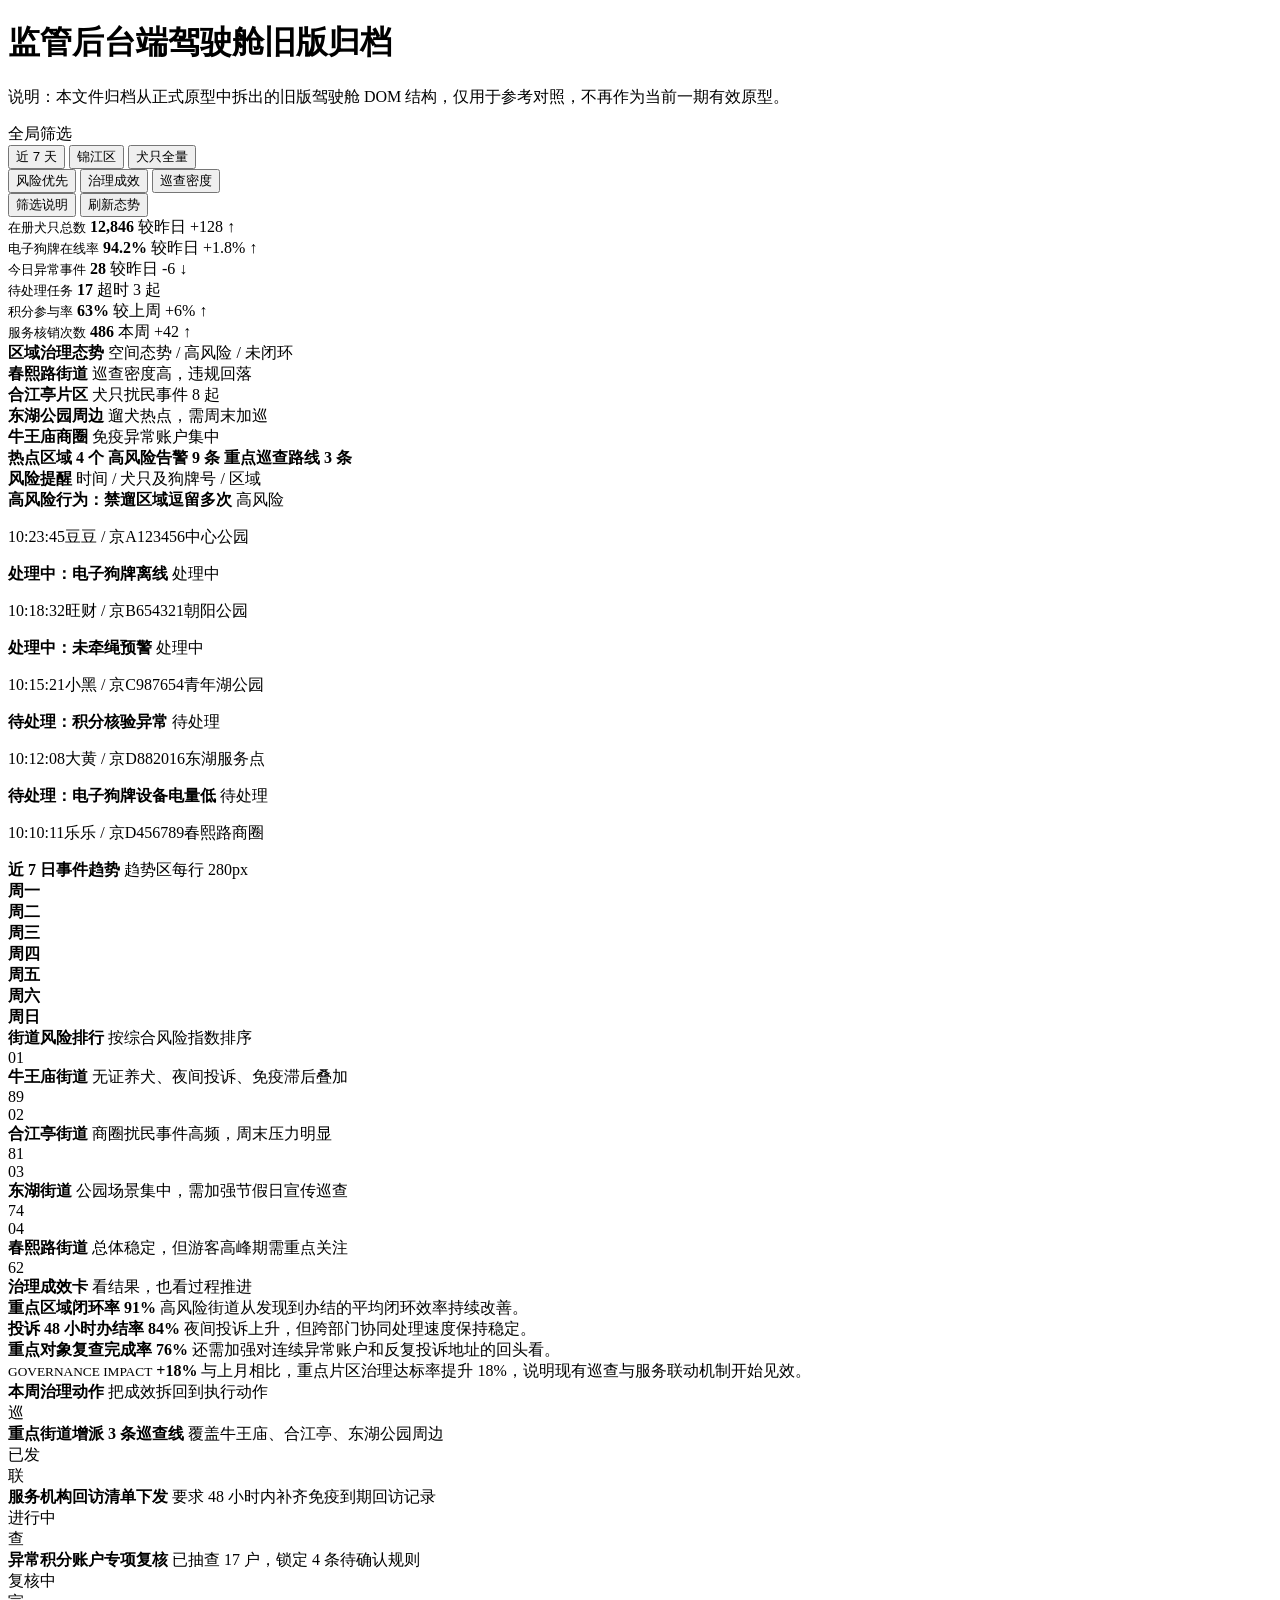
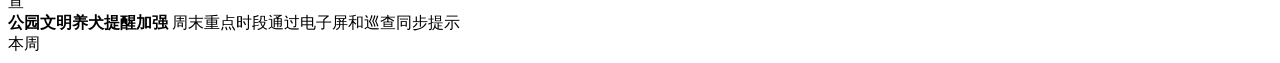
<file: 00_辅助资料/02_监管后台端驾驶舱旧版归档_v1.0.html>
<!DOCTYPE html>
<html lang="zh-CN">
<head>
  <meta charset="UTF-8">
  <meta name="viewport" content="width=device-width, initial-scale=1.0">
  <title>监管后台端驾驶舱旧版归档 v1.0</title>
</head>
<body>
  <main>
    <h1>监管后台端驾驶舱旧版归档</h1>
    <p>说明：本文件归档从正式原型中拆出的旧版驾驶舱 DOM 结构，仅用于参考对照，不再作为当前一期有效原型。</p>

    <section class="page" id="page-dashboard-legacy">
      <section class="filter-strip">
        <div class="filter-group">
          <div class="filter-label">全局筛选</div>
          <button class="filter-chip active" type="button">近 7 天</button>
          <button class="filter-chip" type="button">锦江区</button>
          <button class="filter-chip" type="button">犬只全量</button>
        </div>
        <div class="filter-group">
          <button class="filter-chip" type="button">风险优先</button>
          <button class="filter-chip" type="button">治理成效</button>
          <button class="filter-chip" type="button">巡查密度</button>
        </div>
        <div class="filter-actions">
          <button class="ghost-button" type="button">筛选说明</button>
          <button class="brand-button" type="button">刷新态势</button>
        </div>
      </section>

      <section class="metric-grid">
        <article class="metric-card">
          <small>在册犬只总数</small>
          <strong>12,846</strong>
          <span>较昨日 +128 ↑</span>
        </article>
        <article class="metric-card">
          <small>电子狗牌在线率</small>
          <strong>94.2%</strong>
          <span>较昨日 +1.8% ↑</span>
        </article>
        <article class="metric-card">
          <small>今日异常事件</small>
          <strong>28</strong>
          <span class="metric-foot">较昨日 -6 ↓</span>
        </article>
        <article class="metric-card">
          <small>待处理任务</small>
          <strong>17</strong>
          <span class="metric-foot warning">超时 3 起</span>
        </article>
        <article class="metric-card">
          <small>积分参与率</small>
          <strong>63%</strong>
          <span>较上周 +6% ↑</span>
        </article>
        <article class="metric-card">
          <small>服务核销次数</small>
          <strong>486</strong>
          <span>本周 +42 ↑</span>
        </article>
      </section>

      <section class="hero-layout">
        <article class="hero-map">
          <div class="panel-head">
            <strong>区域治理态势</strong>
            <span>空间态势 / 高风险 / 未闭环</span>
          </div>
          <div class="map-stage">
            <div class="map-river"></div>
            <div class="map-ring"></div>
            <div class="map-route"></div>

            <div class="map-point" style="left: 14%; top: 18%;">
              <strong>春熙路街道</strong>
              <span>巡查密度高，违规回落</span>
            </div>
            <div class="map-point risk" style="left: 56%; top: 24%;">
              <strong>合江亭片区</strong>
              <span>犬只扰民事件 8 起</span>
            </div>
            <div class="map-point" style="left: 30%; top: 56%;">
              <strong>东湖公园周边</strong>
              <span>遛犬热点，需周末加巡</span>
            </div>
            <div class="map-point risk" style="left: 68%; top: 60%;">
              <strong>牛王庙商圈</strong>
              <span>免疫异常账户集中</span>
            </div>

            <div class="map-summary">
              <b>热点区域 4 个</b>
              <b>高风险告警 9 条</b>
              <b>重点巡查路线 3 条</b>
            </div>
          </div>
        </article>

        <article class="hero-risk">
          <div class="panel-head">
            <strong>风险提醒</strong>
            <span>时间 / 犬只及狗牌号 / 区域</span>
          </div>
          <div class="risk-list">
            <section class="risk-card high">
              <div class="risk-row">
                <strong><span class="risk-status danger">高风险行为：</span>禁遛区域逗留多次</strong>
                <span class="risk-tag danger">高风险</span>
              </div>
              <p class="risk-meta"><span>10:23:45</span><span>豆豆 / 京A123456</span><span>中心公园</span></p>
            </section>
            <section class="risk-card">
              <div class="risk-row">
                <strong><span class="risk-status">处理中：</span>电子狗牌离线</strong>
                <span class="risk-tag">处理中</span>
              </div>
              <p class="risk-meta"><span>10:18:32</span><span>旺财 / 京B654321</span><span>朝阳公园</span></p>
            </section>
            <section class="risk-card">
              <div class="risk-row">
                <strong><span class="risk-status">处理中：</span>未牵绳预警</strong>
                <span class="risk-tag">处理中</span>
              </div>
              <p class="risk-meta"><span>10:15:21</span><span>小黑 / 京C987654</span><span>青年湖公园</span></p>
            </section>
            <section class="risk-card">
              <div class="risk-row">
                <strong><span class="risk-status">待处理：</span>积分核验异常</strong>
                <span class="risk-tag pending">待处理</span>
              </div>
              <p class="risk-meta"><span>10:12:08</span><span>大黄 / 京D882016</span><span>东湖服务点</span></p>
            </section>
            <section class="risk-card">
              <div class="risk-row">
                <strong><span class="risk-status">待处理：</span>电子狗牌设备电量低</strong>
                <span class="risk-tag pending">待处理</span>
              </div>
              <p class="risk-meta"><span>10:10:11</span><span>乐乐 / 京D456789</span><span>春熙路商圈</span></p>
            </section>
          </div>
        </article>
      </section>

      <section class="section-grid">
        <article class="section-panel">
          <div class="panel-head">
            <strong>近 7 日事件趋势</strong>
            <span>趋势区每行 280px</span>
          </div>
          <div class="chart">
            <div class="chart-bar"><i style="height: 42%;"></i><b>周一</b></div>
            <div class="chart-bar"><i style="height: 58%;"></i><b>周二</b></div>
            <div class="chart-bar"><i style="height: 48%;"></i><b>周三</b></div>
            <div class="chart-bar"><i style="height: 74%;"></i><b>周四</b></div>
            <div class="chart-bar"><i style="height: 68%;"></i><b>周五</b></div>
            <div class="chart-bar"><i style="height: 81%;"></i><b>周六</b></div>
            <div class="chart-bar"><i style="height: 63%;"></i><b>周日</b></div>
          </div>
        </article>

        <article class="section-panel">
          <div class="panel-head">
            <strong>街道风险排行</strong>
            <span>按综合风险指数排序</span>
          </div>
          <div class="rank-list">
            <div class="rank-item">
              <div class="rank-no">01</div>
              <div>
                <strong>牛王庙街道</strong>
                <span>无证养犬、夜间投诉、免疫滞后叠加</span>
              </div>
              <div class="rank-score">89</div>
            </div>
            <div class="rank-item">
              <div class="rank-no">02</div>
              <div>
                <strong>合江亭街道</strong>
                <span>商圈扰民事件高频，周末压力明显</span>
              </div>
              <div class="rank-score">81</div>
            </div>
            <div class="rank-item">
              <div class="rank-no">03</div>
              <div>
                <strong>东湖街道</strong>
                <span>公园场景集中，需加强节假日宣传巡查</span>
              </div>
              <div class="rank-score">74</div>
            </div>
            <div class="rank-item">
              <div class="rank-no">04</div>
              <div>
                <strong>春熙路街道</strong>
                <span>总体稳定，但游客高峰期需重点关注</span>
              </div>
              <div class="rank-score">62</div>
            </div>
          </div>
        </article>
      </section>

      <section class="section-grid">
        <article class="section-panel">
          <div class="panel-head">
            <strong>治理成效卡</strong>
            <span>看结果，也看过程推进</span>
          </div>
          <div class="effect-grid">
            <div class="effect-track">
              <div class="effect-item">
                <strong>重点区域闭环率 91%</strong>
                <span>高风险街道从发现到办结的平均闭环效率持续改善。</span>
                <div class="progress"><i style="width: 91%;"></i></div>
              </div>
              <div class="effect-item">
                <strong>投诉 48 小时办结率 84%</strong>
                <span>夜间投诉上升，但跨部门协同处理速度保持稳定。</span>
                <div class="progress"><i style="width: 84%;"></i></div>
              </div>
              <div class="effect-item">
                <strong>重点对象复查完成率 76%</strong>
                <span>还需加强对连续异常账户和反复投诉地址的回头看。</span>
                <div class="progress"><i style="width: 76%;"></i></div>
              </div>
            </div>
            <div class="effect-kpi">
              <small>GOVERNANCE IMPACT</small>
              <strong>+18%</strong>
              <span>与上月相比，重点片区治理达标率提升 18%，说明现有巡查与服务联动机制开始见效。</span>
            </div>
          </div>
        </article>

        <article class="section-panel">
          <div class="panel-head">
            <strong>本周治理动作</strong>
            <span>把成效拆回到执行动作</span>
          </div>
          <div class="rank-list">
            <div class="rank-item">
              <div class="rank-no">巡</div>
              <div>
                <strong>重点街道增派 3 条巡查线</strong>
                <span>覆盖牛王庙、合江亭、东湖公园周边</span>
              </div>
              <div class="rank-score">已发</div>
            </div>
            <div class="rank-item">
              <div class="rank-no">联</div>
              <div>
                <strong>服务机构回访清单下发</strong>
                <span>要求 48 小时内补齐免疫到期回访记录</span>
              </div>
              <div class="rank-score">进行中</div>
            </div>
            <div class="rank-item">
              <div class="rank-no">查</div>
              <div>
                <strong>异常积分账户专项复核</strong>
                <span>已抽查 17 户，锁定 4 条待确认规则</span>
              </div>
              <div class="rank-score">复核中</div>
            </div>
            <div class="rank-item">
              <div class="rank-no">宣</div>
              <div>
                <strong>公园文明养犬提醒加强</strong>
                <span>周末重点时段通过电子屏和巡查同步提示</span>
              </div>
              <div class="rank-score">本周</div>
            </div>
          </div>
        </article>
      </section>
    </section>
  </main>
</body>
</html>
</file>
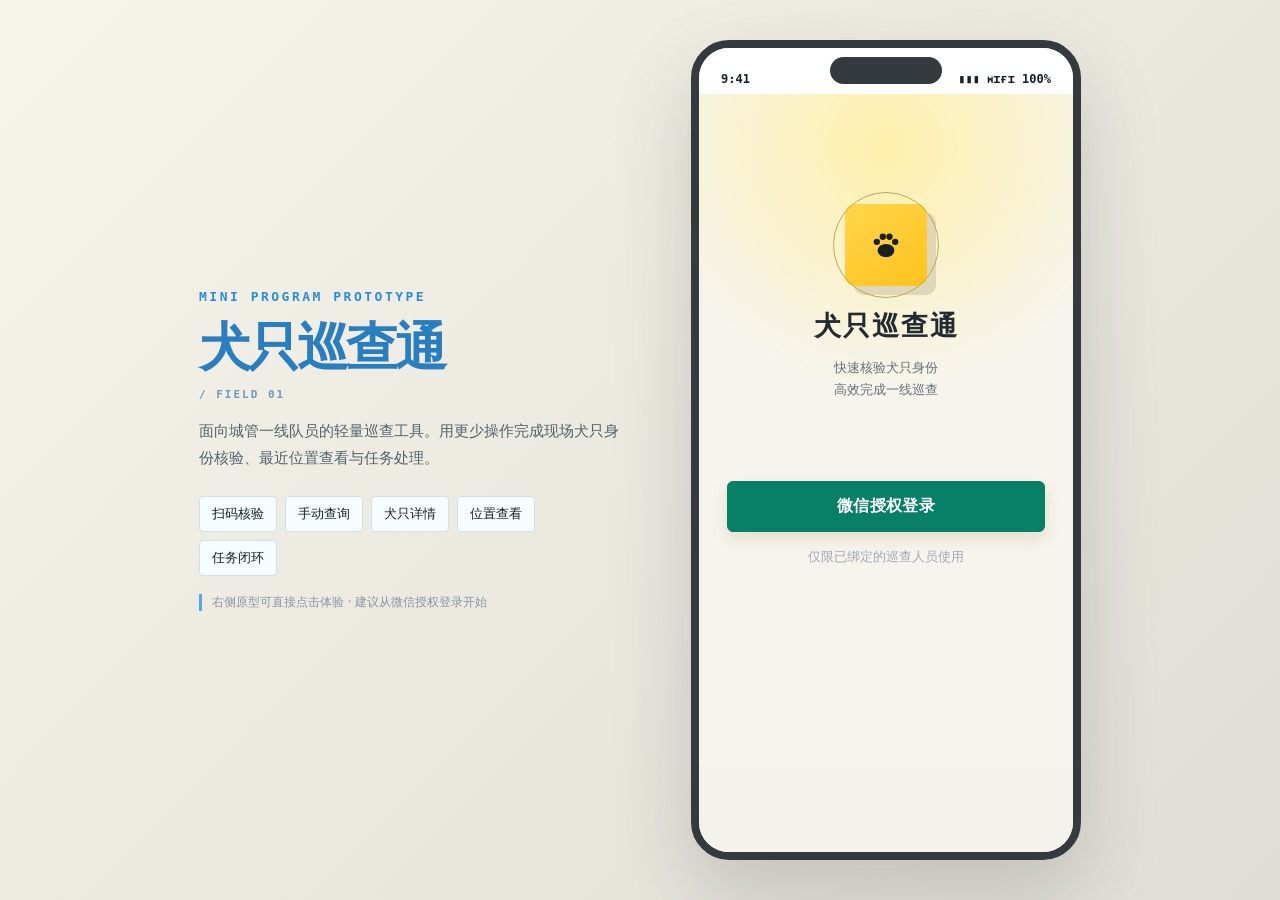
<file: 01_项目PRD及开发/01_城管端小程序一期原型.html>
<!DOCTYPE html>
<html lang="zh-CN">
<head>
  <meta charset="UTF-8">
  <meta name="viewport" content="width=device-width, initial-scale=1.0">
  <title>犬只巡查通 · 小程序原型</title>
  <style>
    :root{--blue:#1768e4;--blue2:#4d8ff2;--ink:#172033;--muted:#7b8497;--line:#e9edf3;--bg:#f3f6fa;--green:#16a66a;--orange:#f08a35;--red:#e05252}
    *{box-sizing:border-box} body{margin:0;min-height:100vh;font-family:"PingFang SC","Microsoft YaHei",system-ui,sans-serif;color:var(--ink);background:radial-gradient(circle at 10% 10%,#dce9ff 0,transparent 30%),radial-gradient(circle at 90% 90%,#d9f3ed 0,transparent 28%),#e9eef5;display:grid;place-items:center;padding:30px}
    button,input,textarea{font:inherit}.stage{display:flex;align-items:center;gap:54px}.intro{width:390px}.intro .eyebrow{font-size:13px;letter-spacing:3px;color:var(--blue);font-weight:700}.intro h1{font-size:46px;line-height:1.15;margin:14px 0}.intro p{color:#667085;line-height:1.8}.flow{display:flex;gap:8px;flex-wrap:wrap;margin-top:24px}.flow span{background:#fff;border:1px solid #dae2ee;padding:8px 12px;border-radius:99px;font-size:13px;box-shadow:0 5px 16px #70809a14}.hint{font-size:12px;margin-top:18px;color:#8a93a4}
    .phone{width:390px;height:820px;background:#fff;border:10px solid #18202d;border-radius:45px;box-shadow:0 32px 70px #26344d38;overflow:hidden;position:relative}.island{position:absolute;z-index:20;top:9px;left:50%;transform:translateX(-50%);width:112px;height:27px;border-radius:20px;background:#18202d}.status{height:46px;display:flex;align-items:end;justify-content:space-between;padding:0 22px 8px;font-size:12px;font-weight:700;position:relative;z-index:5;background:#fff}.screen{height:calc(100% - 46px);background:var(--bg);position:relative;overflow:hidden}.page{position:absolute;inset:0;overflow-y:auto;padding-bottom:88px;display:none;scrollbar-width:none}.page.active{display:block;animation:fade .2s ease}.page::-webkit-scrollbar{display:none}@keyframes fade{from{opacity:.35;transform:translateY(5px)}to{opacity:1;transform:none}}
    .topbar{height:54px;background:#fff;display:flex;align-items:center;justify-content:center;padding:0 18px;position:sticky;top:0;z-index:4;border-bottom:1px solid #f0f2f5;font-weight:700}.back{position:absolute;left:18px;border:0;background:none;font-size:27px;color:#313b4d;cursor:pointer}.more{position:absolute;right:18px;letter-spacing:3px}.content{padding:16px}.card{background:#fff;border-radius:18px;padding:17px;margin-bottom:13px;box-shadow:0 5px 15px #243f6a0a}.section-title{font-size:15px;font-weight:750;margin:3px 0 12px;display:flex;justify-content:space-between}.link{color:var(--blue);font-size:13px;font-weight:500;cursor:pointer}.hero{background:linear-gradient(135deg,#1768e4,#3b8cf2);padding:22px 18px 32px;color:#fff}.hello{font-size:13px;opacity:.8}.hero h2{margin:7px 0 4px;font-size:24px}.hero small{opacity:.8}.quick{margin:-17px 16px 0;position:relative;display:grid;grid-template-columns:1fr 1fr;gap:11px}.quick button{border:0;border-radius:17px;background:#fff;padding:19px 10px;box-shadow:0 8px 18px #27446c1a;font-weight:700;color:var(--ink);cursor:pointer}.quick i{display:grid;place-items:center;width:42px;height:42px;border-radius:13px;margin:0 auto 9px;font-style:normal;font-size:21px}.quick button:first-child i{background:#eaf2ff;color:var(--blue)}.quick button:last-child i{background:#e7f8f2;color:var(--green)}
    .stats{display:grid;grid-template-columns:repeat(3,1fr);text-align:center}.stats b{display:block;font-size:23px;margin-bottom:4px}.stats small{color:var(--muted)}.task{padding:13px 0;border-bottom:1px solid var(--line);cursor:pointer}.task:last-child{border:0;padding-bottom:0}.task-top{display:flex;justify-content:space-between;align-items:start;gap:8px}.task strong{font-size:14px}.tag{font-size:11px;padding:4px 7px;border-radius:7px;background:#fff0e5;color:#d86d1c;white-space:nowrap}.task p{font-size:12px;color:var(--muted);margin:7px 0 0}.nav{position:absolute;z-index:10;bottom:0;left:0;right:0;height:72px;background:#fff;border-top:1px solid var(--line);display:flex;justify-content:space-around;padding-top:8px}.nav button{border:0;background:none;color:#8a93a4;font-size:11px;display:flex;flex-direction:column;align-items:center;gap:4px;min-width:65px;cursor:pointer}.nav button i{font-style:normal;font-size:22px}.nav button.on{color:var(--blue);font-weight:700}.nav.hide{display:none}
    .primary{width:100%;border:0;background:var(--blue);color:#fff;border-radius:13px;padding:14px;font-weight:700;cursor:pointer;box-shadow:0 7px 15px #1768e433}.secondary{width:100%;border:1px solid #cfd7e5;background:#fff;color:#40506a;border-radius:13px;padding:13px;font-weight:650;cursor:pointer}.button-row{display:grid;grid-template-columns:1fr 1fr;gap:10px}.label{font-size:12px;color:var(--muted);margin-bottom:7px}.input{width:100%;padding:14px;border:1px solid #dbe1ea;border-radius:12px;outline:0;background:#fff}.input:focus{border-color:var(--blue);box-shadow:0 0 0 3px #1768e412}.search-art{text-align:center;padding:28px 0 20px}.search-art .circle{width:88px;height:88px;border-radius:28px;background:#eaf2ff;display:grid;place-items:center;margin:auto;font-size:40px}.search-art h2{margin:16px 0 8px}.search-art p{font-size:13px;color:var(--muted);margin:0}
    .scan-zone{margin:22px 18px;height:355px;border-radius:24px;background:linear-gradient(#283442bb,#18212dcc),url('data:image/svg+xml,%3Csvg xmlns="http://www.w3.org/2000/svg" width="100" height="100"%3E%3Cpath d="M0 50h100M50 0v100" stroke="%23fff" opacity=".08"/%3E%3C/svg%3E');display:grid;place-items:center;color:#fff;text-align:center}.frame{width:225px;height:225px;border:2px solid #ffffff2e;position:relative}.frame:before,.frame:after{content:"";position:absolute;inset:-2px;border:3px solid transparent;border-top-color:#65a6ff;border-left-color:#65a6ff;width:40px;height:40px}.frame:after{inset:auto -2px -2px auto;transform:rotate(180deg)}.scanline{height:2px;background:#68aaff;box-shadow:0 0 12px #68aaff;position:absolute;left:7px;right:7px;top:50%;animation:scan 2s infinite}@keyframes scan{0%,100%{top:15%}50%{top:85%}}
    .result-head{text-align:center;padding:24px}.success-icon{width:62px;height:62px;border-radius:50%;background:#e7f8f1;color:var(--green);font-size:32px;display:grid;place-items:center;margin:auto}.result-head h2{margin:12px 0 4px}.result-head p{margin:0;color:var(--muted);font-size:13px}.pet-head{display:flex;align-items:center;gap:14px}.avatar{width:62px;height:62px;border-radius:18px;background:linear-gradient(145deg,#f6d5a9,#e7a866);font-size:34px;display:grid;place-items:center}.pet-head h2{font-size:21px;margin:0 0 5px}.pet-head p{margin:0;color:var(--muted);font-size:12px}.pill{display:inline-block;font-size:11px;padding:4px 7px;border-radius:7px;background:#e8f8f1;color:var(--green);margin-left:6px}.rows .row{display:flex;justify-content:space-between;gap:16px;padding:10px 0;border-bottom:1px solid var(--line);font-size:13px}.rows .row:last-child{border:0}.rows span:first-child{color:var(--muted)}.rows span:last-child{text-align:right;font-weight:600}.loc-card{background:linear-gradient(135deg,#eef5ff,#f8fbff);border:1px solid #dfeaff}.loc-title{display:flex;align-items:center;gap:8px;font-weight:700}.loc-card p{font-size:13px;margin:9px 0 4px}.loc-card small{color:var(--muted)}
    .map{height:390px;background:#dfe8dc;position:relative;overflow:hidden}.map:before{content:"";position:absolute;inset:-50px;background:repeating-linear-gradient(25deg,transparent 0 45px,#fff 46px 58px,transparent 59px 110px),repeating-linear-gradient(115deg,transparent 0 70px,#c6d9f5 71px 85px,transparent 86px 145px);opacity:.75}.map-label{position:absolute;background:#fff8;padding:4px;border-radius:4px;font-size:10px;color:#68766c}.pin{position:absolute;left:52%;top:44%;transform:translate(-50%,-100%);font-size:39px;filter:drop-shadow(0 5px 4px #4455)}.pulse{position:absolute;left:52%;top:44%;width:54px;height:22px;border-radius:50%;border:2px solid #1768e466;transform:translate(-50%,-50%)}.map-sheet{margin:-28px 14px 0;position:relative}.filter{display:flex;gap:8px;margin-bottom:12px}.filter button{border:0;background:#e8edf4;color:#6f7889;border-radius:10px;padding:8px 14px;cursor:pointer}.filter button.on{background:#deebff;color:var(--blue);font-weight:700}.profile{background:linear-gradient(135deg,#186ae6,#4a94f6);color:#fff;padding:27px 20px 35px;display:flex;align-items:center;gap:14px}.profile .avatar{background:#fff3;font-size:26px;width:58px;height:58px}.profile h2{font-size:20px;margin:0 0 4px}.profile p{margin:0;opacity:.8;font-size:12px}.menu .row{padding:16px 2px}.chev{color:#a9b0bd}.login{background:linear-gradient(160deg,#edf5ff,#fff 50%);height:100%;padding:110px 28px 30px;text-align:center}.logo{width:82px;height:82px;border-radius:26px;background:linear-gradient(145deg,#1768e4,#54a0ff);display:grid;place-items:center;margin:auto;color:#fff;font-size:40px;box-shadow:0 15px 30px #1768e43d}.login h1{font-size:27px;margin:22px 0 9px}.login>p{font-size:13px;color:var(--muted);line-height:1.7;margin-bottom:80px}.wechat{background:#08ba65;box-shadow:0 7px 15px #08ba6533}.login small{display:block;color:#a0a8b4;margin-top:16px}.toast{position:absolute;z-index:30;left:50%;bottom:92px;transform:translateX(-50%) translateY(20px);background:#1f2937e8;color:#fff;border-radius:11px;padding:10px 16px;font-size:13px;opacity:0;pointer-events:none;transition:.25s;white-space:nowrap}.toast.show{opacity:1;transform:translateX(-50%)}.modal{display:none;position:absolute;z-index:25;inset:0;background:#11182770;align-items:flex-end}.modal.open{display:flex}.sheet{width:100%;background:#fff;border-radius:24px 24px 0 0;padding:23px 20px 26px}.sheet h3{margin:0 0 14px}.sheet textarea{min-height:100px;resize:none;margin-bottom:13px}
    /* frontend-design: 数字巡查手册视觉系统 */
    :root{--blue:#164B85;--blue2:#2775C5;--ink:#182533;--muted:#73808C;--line:#DDE4E8;--bg:#EEF2F3;--green:#078B75;--orange:#E66E2E;--red:#CF4545;--paper:#F8FAF9;--night:#102D4D}
    body{background:#dce5e7;background-image:linear-gradient(90deg,#ffffff28 1px,transparent 1px),linear-gradient(#ffffff28 1px,transparent 1px);background-size:32px 32px}
    .stage{gap:72px}.intro{width:420px}.intro .eyebrow{font-family:Consolas,monospace;color:var(--orange);letter-spacing:2.5px}.intro h1{font-size:52px;letter-spacing:-3px;color:var(--night);margin-bottom:18px}.intro h1:after{content:"  /  FIELD 01";display:block;margin-top:12px;font:700 11px/1 Consolas,monospace;letter-spacing:2px;color:#71808b}.intro p{font-size:15px;color:#53636d}.flow span{border-radius:4px;border-color:#b9c8ce;box-shadow:none;background:#f5f8f7;font-family:Consolas,"Microsoft YaHei",sans-serif}.hint{border-left:3px solid var(--orange);padding-left:10px}
    .phone{border:8px solid #102536;border-radius:38px;box-shadow:0 34px 80px #18364d40,0 0 0 1px #ffffff75 inset}.island{background:#102536}.screen{background-color:var(--bg);background-image:linear-gradient(90deg,#8ba0aa10 1px,transparent 1px),linear-gradient(#8ba0aa10 1px,transparent 1px);background-size:22px 22px}.status{font-family:Consolas,monospace}.topbar{height:58px;border-bottom:1px solid #ccd7dc;box-shadow:0 3px 0 #ffffff88;font-size:15px;letter-spacing:.5px}.more{font-size:12px;color:#7d8991}.content{padding:15px}.card{border-radius:10px;padding:16px;border:1px solid #dbe3e6;box-shadow:0 3px 0 #d4dde080;background:var(--paper)}.section-title{font-size:14px;letter-spacing:.2px}.section-title:before{content:"";width:3px;height:15px;background:var(--orange);margin-right:8px}.section-title{justify-content:flex-start;align-items:center}.section-title>*:last-child{margin-left:auto}.link{color:#1762a8}
    .hero{position:relative;background:var(--night);padding:25px 21px 44px;overflow:hidden}.hero:before{content:"";position:absolute;width:150px;height:150px;border:1px solid #6ba1cc55;border-radius:50%;right:-31px;top:-63px;box-shadow:0 0 0 22px #ffffff08,0 0 0 45px #ffffff05}.hero:after{content:"巡查状态  ONLINE";position:absolute;right:20px;bottom:17px;font:10px Consolas,monospace;letter-spacing:1px;color:#7dbbe8}.hero h2{font-size:26px;letter-spacing:1px}.hello{font-family:Consolas,"Microsoft YaHei",sans-serif;letter-spacing:1px}.quick{margin:-25px 15px 0;gap:9px}.quick button{position:relative;overflow:hidden;border-radius:9px;border:1px solid #d0dcdf;padding:18px 10px;box-shadow:0 4px 0 #cbd6d9;text-align:left;padding-left:62px;min-height:76px}.quick button:after{content:"→";position:absolute;right:12px;top:12px;color:#8d9aa2}.quick i{position:absolute;left:13px;top:16px;width:38px;height:38px;border-radius:6px;margin:0}.stats b{font-family:Consolas,"DIN Alternate",sans-serif;font-size:25px}.stats>div+div{border-left:1px solid var(--line)}.task{position:relative;padding:14px 4px}.task:before{content:"";position:absolute;width:6px;height:6px;border:2px solid var(--orange);left:-1px;top:18px}.task strong,.task p{display:block;margin-left:16px}.tag{border-radius:3px;background:#fff0e8;border:1px solid #f2c7b0}.nav{height:73px;border-top:1px solid #cbd7dc;box-shadow:0 -4px 14px #243a4a0a}.nav button{position:relative}.nav button i{font-family:Consolas,monospace}.nav button.on{color:var(--blue)}.nav button.on:before{content:"";position:absolute;top:-8px;width:25px;height:3px;background:var(--orange)}
    .primary,.secondary{border-radius:6px;box-shadow:none;letter-spacing:.3px}.primary{background:var(--blue)}.primary:focus-visible,.secondary:focus-visible,.quick button:focus-visible,.nav button:focus-visible{outline:3px solid #ffad6f;outline-offset:2px}.input{border-radius:6px;background:#fbfcfc}.search-art .circle{border-radius:50%;background:transparent;border:1px solid #aac0cb;position:relative;color:var(--blue)}.search-art .circle:after{content:"";position:absolute;inset:-10px;border:1px dashed #b2c3cb;border-radius:50%}.scan-zone{position:relative;border-radius:10px;background:linear-gradient(#102d4de8,#102d4de8),linear-gradient(90deg,#ffffff12 1px,transparent 1px),linear-gradient(#ffffff12 1px,transparent 1px);background-size:auto,24px 24px,24px 24px}.scan-zone:before{content:"ID SCANNER / 01";position:absolute;top:16px;left:17px;font:10px Consolas,monospace;letter-spacing:1.4px;color:#83b6de}.frame{border:0}.frame:before,.frame:after{border-width:4px;border-top-color:#ee7b3f;border-left-color:#ee7b3f;width:46px;height:46px}.scanline{background:#33c5ad;box-shadow:0 0 18px #33c5ad}.success-icon{border-radius:10px;background:#e3f3ef;border:1px solid #add7cc}.avatar{border-radius:8px;background:#e7dbc6;border:1px solid #ccb996}.pill{border-radius:3px;border:1px solid #a9d4c9}.rows .row{padding:11px 0}.loc-card{background:#eef6f5;border-left:4px solid var(--green)}
    .map{background:#d7e2dd}.map:after{content:"LAST FIX / 2 MIN";position:absolute;top:14px;right:14px;background:#102d4de8;color:#fff;padding:6px 8px;font:9px Consolas,monospace;letter-spacing:1px}.pin{font-size:34px}.pulse{border-color:#e66e2e;width:65px;height:28px}.map-sheet{border-top:3px solid var(--orange)}.filter button{border-radius:4px}.profile{background:var(--night);position:relative}.profile:after{content:"AUTHORIZED / JINJIANG";position:absolute;right:18px;bottom:12px;font:9px Consolas,monospace;letter-spacing:1px;color:#73abd3}.login{background:#eef3f3;background-image:linear-gradient(90deg,#71899512 1px,transparent 1px),linear-gradient(#71899512 1px,transparent 1px);background-size:22px 22px}.logo{position:relative;border-radius:10px;background:var(--night);box-shadow:9px 9px 0 #d4dfe1}.logo:after{content:"";position:absolute;inset:-12px;border:1px solid #a9bbc2;border-radius:50%}.login h1{letter-spacing:2px;color:var(--night)}.wechat{background:var(--green)}.sheet{border-radius:14px 14px 0 0;border-top:3px solid var(--orange)}
    @media(prefers-reduced-motion:reduce){*{animation:none!important;transition:none!important}}
    @media(max-width:900px){body{padding:0;background:#fff}.intro{display:none}.phone{width:100vw;height:100vh;border:0;border-radius:0;box-shadow:none}.island{display:none}.stage{display:block}.status{height:30px;padding-bottom:4px}.screen{height:calc(100% - 30px)}}
    /* 天蓝色视觉定稿：统一图标、头像与空间层级 */
    :root{--blue:#48A8F8;--blue2:#79C5FF;--ink:#18324A;--muted:#71879A;--line:#E1EDF5;--bg:#F4F9FC;--green:#21A88A;--orange:#F28B4B;--red:#DF5B64;--paper:#FFFFFF;--night:#267FC6}
    body{background:#dff2ff;background-image:radial-gradient(circle at 16% 15%,#fff 0,transparent 24%),linear-gradient(135deg,#dff3ff,#eef9ff 55%,#d8efff)}
    .icon{width:1em;height:1em;display:block;fill:none;stroke:currentColor;stroke-width:1.9;stroke-linecap:round;stroke-linejoin:round}.logo-icon{width:38px;height:38px;fill:currentColor;stroke:none}.inline-icon{width:18px;height:18px;flex:0 0 auto}.phone{border-color:#C8DDEB;box-shadow:0 34px 80px #4085b42b,0 0 0 1px #fff inset}.island{background:#C8DDEB}.screen{background:var(--bg);background-image:none}.topbar{border-bottom-color:#E6F0F6;box-shadow:none}.card{border-color:#E4EEF4;box-shadow:0 8px 24px #3376a20c;border-radius:15px}.section-title:before{background:var(--blue);border-radius:2px}.hero{background:linear-gradient(135deg,#42A5F5,#72C2FF);padding-bottom:46px}.hero:before{border-color:#fff6;box-shadow:0 0 0 22px #fff12,0 0 0 45px #fff0b}.hero:after{color:#EAF7FF}.quick button{border:0;border-radius:14px;box-shadow:0 9px 24px #2f83bd1b;text-align:left}.quick button:after{color:#8EB2C9}.quick i{color:#3699E8;background:#EAF7FF!important;border-radius:10px}.quick i .icon{width:21px;height:21px}.stats>div+div{border-color:#E9F1F5}.task:before{border:0;background:#79C5FF;border-radius:50%;width:7px;height:7px}.tag{background:#FFF5EE;border-color:#FFE0CC;color:#DF7434}.nav{border-color:#E2EDF4;box-shadow:0 -8px 26px #357da512}.nav button i{font-size:22px}.nav button i .icon{width:22px;height:22px}.nav button.on:before{background:var(--blue);border-radius:2px}.primary{background:linear-gradient(135deg,#45A6F4,#61B9FC);box-shadow:0 8px 18px #48a8f82b}.secondary{border-color:#D7E7F1;color:#537087}.avatar{background:#EAF7FF;border-color:#CCE9FC;color:#379CEB}.dog-avatar{display:grid;place-items:center}.dog-avatar .icon{width:29px;height:29px;fill:currentColor;stroke:none}.compact-avatar{width:48px!important;height:48px!important}.profile-monogram{background:#fff;color:#318FD9;border:2px solid #ffffff8c;font-size:20px;font-weight:750}.success-icon{background:#EAF8F5;border-color:#C9EDE5}.success-icon .icon{width:29px;height:29px}.search-art .circle{border-color:#B8DDF4;background:#EAF7FF}.search-art .circle:after{border-color:#C7E7F9}.search-art .circle .icon{width:34px;height:34px}.scan-zone{background:linear-gradient(#267fc6e8,#267fc6e8),linear-gradient(90deg,#fff14 1px,transparent 1px),linear-gradient(#fff14 1px,transparent 1px);background-size:auto,24px 24px,24px 24px;box-shadow:0 15px 30px #2d83bd1f}.scan-zone:before{color:#DDF2FF}.frame:before,.frame:after{border-top-color:#fff;border-left-color:#fff}.scanline{background:#8EE8FF;box-shadow:0 0 18px #8EE8FF}.loc-card{background:#F0F9FF;border-left-color:#55B4F8}.loc-title{color:#317CAD}.pill{background:#ECF9F6;border-color:#C5EAE2}.map{background:#DCEEF4}.map:after{background:#3D9FE7E8}.pin{color:#2997E8;filter:drop-shadow(0 5px 5px #327aa355)}.pin .icon{width:40px;height:40px;fill:#fff;stroke:currentColor;stroke-width:2}.pulse{border-color:#48A8F888;background:#48A8F81a}.map-sheet{border-top-color:#62B9F7}.filter button.on{background:#E4F4FF;color:#298EDB}.profile{background:linear-gradient(135deg,#43A5F3,#72C2FE)}.profile:after{color:#EAF7FF}.login{background:#F4FAFE;background-image:radial-gradient(circle at 50% 8%,#DFF2FF,transparent 38%)}.logo{background:linear-gradient(145deg,#4BAAF5,#75C7FF);box-shadow:9px 9px 0 #D9EEFA}.logo:after{border-color:#B8DDF3}.wechat{background:#23B276;box-shadow:0 8px 18px #23b27624}.sheet{border-top-color:#5DB5F5}.flow span{border-color:#CBE1EF;background:#F7FCFF}.intro .eyebrow{color:#298EDB}.intro h1{color:#287EBF}.intro h1:after{color:#6B9BBC}.hint{border-left-color:#4AABF4}.more{color:#8AA1B3}
    .header-action{position:absolute;right:15px;top:10px;width:38px;height:38px;border:0;border-radius:12px;background:#EAF7FF;color:#3198E6;display:grid;place-items:center;cursor:pointer;z-index:3}.header-action .icon{width:21px;height:21px}.header-action:focus-visible{outline:3px solid #B7E2FF;outline-offset:2px}.hero-action{top:21px;right:19px;background:#ffffff2e;color:#fff;border:1px solid #ffffff52;backdrop-filter:blur(6px)}.quick.single{grid-template-columns:1fr}.quick.single button{padding-left:64px}.quick.single button:after{top:26px}
    .map-tools{background:#fff;padding:12px 14px 10px;border-bottom:1px solid var(--line)}.map-search{height:40px;border-radius:12px;background:#F1F7FB;display:flex;align-items:center;gap:9px;padding:0 12px;color:#7EA0B7}.map-search .icon{width:18px;height:18px}.map-search input{border:0;outline:0;background:transparent;width:100%;color:var(--ink);font-size:13px}.map-area-line{display:flex;justify-content:space-between;margin:10px 2px 8px;font-size:11px;color:var(--muted)}.map-filters{display:flex;gap:7px}.map-filters button{border:0;border-radius:99px;padding:7px 13px;background:#EDF4F8;color:#658094;font-size:12px;cursor:pointer}.map-filters button.on{background:#DFF2FF;color:#218DDA;font-weight:700}.patrol-map{height:300px}.patrol-map:after{content:"附近 1km";background:#45A7F2E8}.road-label{position:absolute;color:#8CA0A7;font-size:9px;transform:rotate(-18deg)}.map-marker{position:absolute;z-index:3;width:36px;height:36px;border:3px solid #fff;border-radius:50%;display:grid;place-items:center;transform:translate(-50%,-50%);box-shadow:0 5px 12px #356b8d35;cursor:pointer;transition:.18s}.map-marker .icon{width:17px;height:17px}.map-marker.selected{transform:translate(-50%,-50%) scale(1.18);box-shadow:0 0 0 6px #48A8F82b,0 6px 16px #356b8d45}.dog-device{background:#48A8F8;color:#fff}.dog-phone{background:#22AE8E;color:#fff}.task-marker{background:#F28B4B;color:#fff}.user-location{position:absolute;left:43%;top:75%;transform:translate(-50%,-50%);z-index:2;text-align:center}.user-location span{display:block;width:15px;height:15px;border:4px solid #fff;border-radius:50%;background:#238FE1;box-shadow:0 0 0 8px #48A8F830}.user-location small{display:block;margin-top:9px;background:#fff;padding:2px 5px;border-radius:4px;font-size:9px;color:#39799F;white-space:nowrap}.relocate{position:absolute;right:14px;bottom:14px;z-index:4;width:39px;height:39px;border:0;border-radius:12px;background:#fff;color:#3698DF;display:grid;place-items:center;box-shadow:0 6px 16px #315e7a2b}.relocate .icon{width:21px;height:21px}.map-legend{height:35px;background:#fff;display:flex;align-items:center;justify-content:center;gap:15px;font-size:10px;color:var(--muted);border-bottom:1px solid var(--line)}.map-legend span{display:flex;align-items:center;gap:5px}.map-legend i{width:8px;height:8px;border-radius:50%}.legend-device{background:#48A8F8}.legend-phone{background:#22AE8E}.legend-task{background:#F28B4B}.map-summary{margin:-2px 12px 86px;border-top:0}.map-summary h2 small{font-size:11px;color:var(--muted);font-weight:500}.summary-meta{display:flex;gap:8px;margin:12px 0}.summary-meta span{font-size:11px;background:#F0F6F9;color:#627D90;border-radius:5px;padding:5px 8px}.task-map-btn{margin-bottom:10px;display:flex;align-items:center;justify-content:center;gap:6px}.map-marker.hidden{display:none}
    .home-head{height:76px;background:linear-gradient(135deg,#43A6F4,#70C1FD);color:#fff;padding:17px 18px;display:flex;align-items:center;justify-content:space-between}.home-head span{display:block;font-size:17px;font-weight:750}.home-head small{display:block;margin-top:4px;color:#E9F7FF;font-size:11px}.home-head button{width:40px;height:40px;border-radius:12px;border:1px solid #ffffff55;background:#ffffff24;color:#fff;display:grid;place-items:center}.home-head button .icon{width:20px;height:20px}.home-content{padding-top:17px}.field-label{display:flex;align-items:end;justify-content:space-between;margin:0 3px 11px}.field-label span{font-size:18px;font-weight:800}.field-label b{font-size:11px;color:#6D8799;font-weight:500}.priority-card{background:linear-gradient(150deg,#fff,#F6FBFF);border:1px solid #DCECF6;border-left:4px solid #E75A63;border-radius:16px;padding:17px 16px;margin-bottom:14px;box-shadow:0 12px 30px #397ba614;cursor:pointer}.priority-top{display:flex;justify-content:space-between;align-items:center}.severity{display:inline-flex;align-items:center;justify-content:center;border-radius:5px;padding:4px 7px;font-size:10px;font-weight:750;white-space:nowrap}.severity.critical{background:#FFF0F1;color:#D94B56}.severity.medium{background:#FFF3E9;color:#D67837}.severity.normal{background:#EAF7FF;color:#358BC9}.live-dot{font-size:10px;color:#D94B56}.live-dot:before{content:"";display:inline-block;width:6px;height:6px;border-radius:50%;background:#E75A63;margin-right:5px}.priority-card h2{font-size:21px;margin:13px 0 7px}.priority-card>p{color:#627A8D;font-size:12px;line-height:1.65;margin:0 0 14px}.priority-place{border-top:1px solid #E7EFF4;padding-top:12px;display:flex;align-items:center;gap:9px;color:#3796DD}.priority-place>.icon{width:21px;height:21px}.priority-place strong{display:block;color:#304C61;font-size:13px}.priority-place small{display:block;margin-top:3px;color:#758C9D;font-size:10px}.priority-actions{display:grid;grid-template-columns:1fr 1.15fr;gap:9px;margin-top:14px}.priority-actions button{height:40px;border-radius:9px;border:1px solid #CFE4F2;background:#fff;color:#398ECE;font-weight:700;font-size:13px}.priority-actions button.solid{background:#48A8F8;border-color:#48A8F8;color:#fff}.decision-list{padding-bottom:5px}.decision-task{display:grid;grid-template-columns:50px 1fr 12px;align-items:center;gap:10px;padding:13px 2px;border-bottom:1px solid #E9F1F5;cursor:pointer}.decision-task:last-child{border-bottom:0}.decision-task strong{font-size:13px}.decision-task p{margin:5px 0 0;font-size:10px;color:#7A8F9F}.decision-task .chev{font-size:22px;color:#B2C1CB}.home-summary{background:#EFF6FA;border-radius:13px;padding:13px 15px 15px;margin-bottom:13px}.home-summary .section-title{margin-bottom:11px}.home-summary .stats b{font-size:20px;color:#49677C}.task-group-label{font-size:11px;color:#708798;margin:14px 3px 8px;font-weight:700}.task-list-card{padding-top:2px;padding-bottom:2px}.decision-task.urgent{background:#FFF9F9;margin:0 -10px;padding-left:10px;padding-right:10px;border-radius:8px}.scan-fab{position:absolute;z-index:18;right:17px;bottom:84px;height:52px;border:0;border-radius:27px;background:linear-gradient(135deg,#2998EA,#58B5F8);color:#fff;padding:0 19px 0 15px;display:flex;align-items:center;gap:8px;box-shadow:0 12px 25px #2d8fce55;cursor:pointer;font-weight:750}.scan-fab .icon{width:23px;height:23px}.scan-fab.hide{display:none}.scan-fab:focus-visible{outline:3px solid #B7E2FF;outline-offset:3px}
    /* 强光模式主题：巡查黄 + 深墨色 */
    :root{--blue:#FFC928;--blue2:#FFDA5A;--ink:#182026;--muted:#657078;--line:#E2E0D8;--bg:#F4F2EC;--green:#087F67;--orange:#D66D2E;--red:#C93F49;--paper:#FFFFFF;--night:#242B30}
    body{background:#ECE9DF;background-image:linear-gradient(135deg,#F7F4EA,#DFDDD5)}.phone{border-color:#343A3E;box-shadow:0 34px 80px #252a2d2e}.island{background:#343A3E}.screen{background:#F4F2EC}.topbar{color:#182026;border-color:#DDDCD6}.home-head{background:linear-gradient(135deg,#FFD64B,#FFC21C);color:#182026;border-bottom:1px solid #DFA900}.home-head small{color:#4D4B40}.home-head button{background:#FFF4C4;border-color:#D6A900;color:#182026}.hero{background:linear-gradient(135deg,#FFD64B,#FFC21C);color:#182026}.hero:before{border-color:#8B6C1E40;box-shadow:0 0 0 22px #fff2,0 0 0 45px #fff1}.hero:after{color:#4B4532}.card{border-color:#E1DFD7;box-shadow:0 7px 20px #30363a0c}.section-title:before{background:#E4AD00}.primary{background:linear-gradient(135deg,#FFD548,#FFC21C);color:#182026;border:1px solid #D9A500;box-shadow:0 7px 16px #8f6c1728}.secondary{background:#fff;color:#26343D;border-color:#CACAC3}.link{color:#7D5B00}.quick button{box-shadow:0 7px 18px #302b1c12}.quick i{background:#FFF5C8!important;color:#765A00}.nav button.on{color:#8B6500}.nav button.on:before{background:#E5AD00}.scan-fab{background:linear-gradient(135deg,#FFD548,#FFBD12);color:#182026;border:1px solid #D69F00;box-shadow:0 12px 25px #55400f4a}.scan-fab:focus-visible,.primary:focus-visible{outline-color:#312B1D}.priority-actions button{border-color:#D7D2C1;color:#5B4A13}.priority-actions button.solid{background:#FFC928;border-color:#D9A500;color:#182026}.priority-place{color:#A37600}.severity.normal{background:#F4EBC6;color:#705400}.home-summary{background:#EAE8E1}.home-summary .stats b{color:#333D43}.map-search{background:#EFEEE8;color:#6A7378}.map-filters button{background:#E9E7DF;color:#555F65}.map-filters button.on{background:#FFF1B1;color:#684E00}.dog-device{background:#FFC928;color:#182026}.map-marker.selected{box-shadow:0 0 0 6px #FFC9283d,0 6px 16px #332b1645}.legend-device{background:#FFC928;border:1px solid #987100}.relocate{color:#6F5400;background:#FFF7D4}.pin{color:#C28E00}.pulse{border-color:#E0A900;background:#FFC92822}.map:after{background:#2F3539E8}.profile{background:linear-gradient(135deg,#FFD64B,#FFC21C);color:#182026}.profile:after{color:#5A4C22}.profile-monogram{background:#242B30;color:#FFC928;border-color:#FFFFFF}.login{background:#F6F4ED;background-image:radial-gradient(circle at 50% 8%,#FFF0AC,transparent 38%)}.logo{background:linear-gradient(145deg,#FFD64B,#FFC21C);color:#182026;box-shadow:9px 9px 0 #DED7B9}.logo:after{border-color:#BEA84E}.wechat{background:#087F67;color:#fff;border-color:#087F67}.search-art .circle{background:#FFF3BB;border-color:#D8BC4E;color:#604900}.search-art .circle:after{border-color:#D8C679}.loc-card{background:#FFF9DF;border-left-color:#E6AE00}.loc-title{color:#755800}.pill{background:#E7F5F0;color:#086A58}.header-action{background:#FFF4C4;color:#182026}.field-label b,.task-group-label{color:#5F686D}.map-marker.dog-phone{background:#087F67;color:#fff}.map-marker.task-marker{background:#C93F49;color:#fff}
    .scan-demo-actions{margin-bottom:12px}.scan-failure{background:#FFF8E0;border:1px solid #E4C75C;border-radius:13px;padding:14px;text-align:center}.scan-failure.hidden{display:none}.failure-icon{width:42px;height:42px;border-radius:50%;background:#FFF0B2;color:#8B6500;display:grid;place-items:center;margin:0 auto 9px}.failure-icon .icon{width:22px;height:22px}.scan-failure strong{font-size:14px}.scan-failure p{font-size:11px;color:#667078;line-height:1.6;margin:6px 0 12px}.scan-failure .secondary{margin-bottom:5px}.text-action{border:0;background:transparent;color:#725600;font-size:12px;font-weight:700;padding:9px 12px;cursor:pointer}
    .manual-entry{width:100%;min-height:58px;border:1px solid #D8D4C8;border-radius:12px;background:#fff;color:#263138;padding:10px 12px;display:grid;grid-template-columns:30px 1fr 12px;align-items:center;gap:9px;text-align:left;cursor:pointer;margin-bottom:12px}.manual-entry>.icon{width:22px;height:22px;color:#765A00}.manual-entry strong{display:block;font-size:12px}.manual-entry small{display:block;color:#727A7F;font-size:10px;margin-top:3px}.manual-entry>b{font-size:20px;color:#9A9485}.manual-entry.hidden{display:none}
    .scan-fail-sheet{text-align:center;padding:27px 22px 30px}.scan-fail-sheet .failure-icon{width:52px;height:52px;margin-bottom:13px}.scan-fail-sheet .failure-icon .icon{width:26px;height:26px}.scan-fail-sheet h3{font-size:18px;margin:0 0 8px}.scan-fail-sheet>p{font-size:12px;line-height:1.7;color:#687278;margin:0 4px 19px}
    .evidence-card{display:flex;align-items:center;gap:12px;padding:13px 14px;border-radius:13px;background:#FFF8E9;border:1px dashed #E4B85D;margin:2px 0 12px}.evidence-card .evidence-icon{width:42px;height:42px;border-radius:11px;background:#FFF0C7;color:#8B6500;display:grid;place-items:center;flex:0 0 auto}.evidence-card .icon{width:22px;height:22px}.evidence-card strong{display:block;font-size:14px}.evidence-card small{display:block;margin-top:4px;font-size:11px;color:#697680;line-height:1.5}.evidence-actions{display:grid;grid-template-columns:1fr 1fr;gap:10px;margin-top:14px}.evidence-actions button{height:47px}.evidence-sheet p{font-size:12px;line-height:1.7;color:#687278;margin:0 0 12px}.evidence-record{display:none;margin-top:9px;padding:10px 12px;border-radius:10px;background:#ECF9F6;color:#08715F;font-size:12px;font-weight:700}.evidence-record.show{display:block}
    .scan-anchor{position:relative;overflow:hidden;background:linear-gradient(145deg,#FFD94F,#FFBE16);border:1px solid #D9A500;border-radius:18px;padding:23px 20px 20px;margin-bottom:13px;box-shadow:0 12px 28px #74570f24}.scan-anchor:after{content:"SCAN / VERIFY";position:absolute;right:15px;top:14px;font:700 9px Consolas,monospace;letter-spacing:1.3px;color:#715600}.scan-anchor-icon{width:62px;height:62px;border-radius:18px;background:#20272C;color:#FFD34A;display:grid;place-items:center;margin-bottom:20px}.scan-anchor-icon .icon{width:31px;height:31px}.scan-anchor h2{font-size:24px;margin:0 0 8px}.scan-anchor p{font-size:12px;line-height:1.65;color:#574A26;margin:0 0 18px}.scan-anchor .scan-main{width:100%;height:49px;border:0;border-radius:10px;background:#20272C;color:#fff;font-weight:800;cursor:pointer;display:flex;align-items:center;justify-content:center;gap:9px}.scan-anchor .scan-main .icon{width:21px;height:21px}.fallback-label{font-size:11px;color:#6B7276;margin:16px 3px 8px}.location-static{cursor:default!important}.location-static .link{display:none}
  </style>
</head>
<body>
<svg aria-hidden="true" style="position:absolute;width:0;height:0;overflow:hidden">
  <symbol id="i-paw" viewBox="0 0 24 24"><ellipse cx="12" cy="15.5" rx="5.3" ry="4.2"/><circle cx="6.2" cy="10" r="2"/><circle cx="10" cy="6.8" r="2"/><circle cx="14.2" cy="6.8" r="2"/><circle cx="17.8" cy="10" r="2"/></symbol>
  <symbol id="i-scan" viewBox="0 0 24 24"><path d="M8 3H4a1 1 0 0 0-1 1v4M16 3h4a1 1 0 0 1 1 1v4M21 16v4a1 1 0 0 1-1 1h-4M8 21H4a1 1 0 0 1-1-1v-4M7 12h10"/></symbol>
  <symbol id="i-map" viewBox="0 0 24 24"><path d="m3 6 5-3 8 3 5-3v15l-5 3-8-3-5 3zM8 3v15M16 6v15"/></symbol>
  <symbol id="i-phone" viewBox="0 0 24 24"><rect x="6.5" y="2.5" width="11" height="19" rx="2.5"/><path d="M10 5h4M11 18.5h2"/></symbol>
  <symbol id="i-locate" viewBox="0 0 24 24"><circle cx="12" cy="12" r="4"/><path d="M12 2v3M12 19v3M2 12h3M19 12h3"/></symbol>
  <symbol id="i-alert" viewBox="0 0 24 24"><path d="M12 3 2.8 20h18.4zM12 9v5M12 17.5v.1"/></symbol>
  <symbol id="i-search" viewBox="0 0 24 24"><circle cx="10.5" cy="10.5" r="6.5"/><path d="m15.4 15.4 5 5"/></symbol>
  <symbol id="i-home" viewBox="0 0 24 24"><path d="m3 10 9-7 9 7v10a1 1 0 0 1-1 1h-5v-7H9v7H4a1 1 0 0 1-1-1z"/></symbol>
  <symbol id="i-task" viewBox="0 0 24 24"><rect x="4" y="4" width="16" height="17" rx="2"/><path d="M8 9h8M8 13h8M8 17h5M9 4V2m6 2V2"/></symbol>
  <symbol id="i-user" viewBox="0 0 24 24"><circle cx="12" cy="8" r="4"/><path d="M4.5 21a7.5 7.5 0 0 1 15 0"/></symbol>
  <symbol id="i-pin" viewBox="0 0 24 24"><path d="M20 10c0 5-8 11-8 11S4 15 4 10a8 8 0 1 1 16 0Z"/><circle cx="12" cy="10" r="2.5"/></symbol>
  <symbol id="i-check" viewBox="0 0 24 24"><path d="m5 12 4.5 4.5L19 7"/></symbol>
  <symbol id="i-camera" viewBox="0 0 24 24"><path d="M8.5 6.5 10 4h4l1.5 2.5H19a2 2 0 0 1 2 2V18a2 2 0 0 1-2 2H5a2 2 0 0 1-2-2V8.5a2 2 0 0 1 2-2z"/><circle cx="12" cy="13" r="3.2"/><path d="M17.5 9h.1"/></symbol>
</svg>
<main class="stage">
  <section class="intro"><div class="eyebrow">MINI PROGRAM PROTOTYPE</div><h1>犬只巡查通</h1><p>面向城管一线队员的轻量巡查工具。用更少操作完成现场犬只身份核验、最近位置查看与任务处理。</p><div class="flow"><span>扫码核验</span><span>手动查询</span><span>犬只详情</span><span>位置查看</span><span>任务闭环</span></div><div class="hint">右侧原型可直接点击体验 · 建议从微信授权登录开始</div></section>
  <section class="phone">
    <div class="island"></div><div class="status"><span>9:41</span><span>▮▮▮ ᴡɪғɪ 100%</span></div>
    <div class="screen">
      <section class="page active" id="login"><div class="login"><div class="logo"><svg class="icon logo-icon"><use href="#i-paw"/></svg></div><h1>犬只巡查通</h1><p>快速核验犬只身份<br>高效完成一线巡查</p><button class="primary wechat" onclick="go('home')">微信授权登录</button><small>仅限已绑定的巡查人员使用</small></div></section>
      <section class="page" id="home"><div class="home-head"><div><span>张三 · 春熙路街道</span><small>锦江区综合执法队</small></div></div><div class="content home-content"><div class="field-label"><span>现场查犬</span><b>扫码即查，即查即办</b></div><div class="scan-anchor"><div class="scan-anchor-icon"><svg class="icon"><use href="#i-scan"/></svg></div><h2>扫描犬牌，立即核验</h2><p>对准犬牌二维码，快速查看犬只身份、登记状态和最近位置信息。</p><button class="scan-main" onclick="go('scan')"><svg class="icon"><use href="#i-scan"/></svg>开始扫码</button></div><div class="fallback-label">无法扫码时</div><button class="manual-entry" onclick="go('search')"><svg class="icon"><use href="#i-search"/></svg><span><strong>使用编号查询</strong><small>输入犬只 ID 或犬牌编号</small></span><b>›</b></button><div class="card decision-list"><div class="section-title">待处理任务 <span class="link" onclick="go('tasks')">查看全部 ›</span></div><div class="decision-task" onclick="openTask('zone')"><span class="severity critical">高风险</span><div><strong>犬只进入重点区域</strong><p>豆豆 · 15:24发生 · 待处理</p></div><span class="chev">›</span></div><div class="decision-task" onclick="openTask('offline')"><span class="severity medium">中风险</span><div><strong>电子犬牌离线</strong><p>旺财 · 15:02发生 · 待处理</p></div><span class="chev">›</span></div></div><div class="home-summary"><div class="section-title">今日处理</div><div class="stats"><div><b>12</b><small>扫码核验</small></div><div><b>5</b><small>待处理</small></div><div><b>8</b><small>已处理</small></div></div></div></div></section>
      <section class="page" id="scan"><div class="topbar"><button class="back" onclick="go('home')">‹</button>扫一扫<span class="more">•••</span></div><div class="scan-zone"><div><div class="frame"><div class="scanline"></div></div><p>将犬牌二维码放入框内</p></div></div><div class="content"><div class="button-row scan-demo-actions"><button class="primary" onclick="go('scanResult')">模拟成功</button><button class="secondary" onclick="showScanFailure()">模拟失败</button></div><button class="manual-entry" id="manualEntry" onclick="go('search')"><svg class="icon"><use href="#i-search"/></svg><span><strong>没有犬牌或无法扫码？</strong><small>使用犬只 ID / 犬牌编号查询</small></span><b>›</b></button></div></section>
      <section class="page" id="scanResult"><div class="topbar"><button class="back" onclick="go('scan')">‹</button>扫码结果<span class="more">•••</span></div><div class="result-head"><div class="success-icon"><svg class="icon"><use href="#i-check"/></svg></div><h2>识别成功</h2><p>已找到对应犬只信息</p></div><div class="content"><div class="card"><div class="pet-head"><div class="avatar dog-avatar"><svg class="icon"><use href="#i-paw"/></svg></div><div><h2>豆豆 <span class="pill">已登记</span></h2><p>金毛寻回犬 · 公</p></div></div><div class="rows" style="margin-top:12px"><div class="row"><span>犬只 ID</span><span>D023</span></div><div class="row"><span>犬牌编号</span><span>P10293</span></div><div class="row"><span>犬牌类型</span><span>电子犬牌</span></div></div></div><div class="button-row"><button class="primary" onclick="openDog('doudou')">查看详情</button><button class="secondary" onclick="go('scan')">继续扫码</button></div></div></section>
      <section class="page" id="search"><div class="topbar"><button class="back" onclick="go('home')">‹</button>手动查询<span class="more">•••</span></div><div class="content"><div class="search-art"><div class="circle"><svg class="icon"><use href="#i-search"/></svg></div><h2>查询犬只信息</h2><p>请输入犬只 ID 或犬牌编号</p></div><div class="card"><div class="label">犬只 ID / 犬牌编号</div><input class="input" id="query" placeholder="例如：D023 或 P10293" value="D023"><button class="primary" style="margin-top:13px" onclick="searchDog()">查询</button></div><div style="font-size:12px;color:#98a1b1;text-align:center">仅支持精确查询，不支持手机号或模糊搜索</div></div></section>
      <section class="page" id="dog"><div class="topbar"><button class="back" onclick="historyBack()">‹</button>犬只详情<span class="more">•••</span></div><div class="content"><div class="card pet-head"><div class="avatar dog-avatar"><svg class="icon"><use href="#i-paw"/></svg></div><div><h2><span id="dogName">豆豆</span> <span class="pill" id="dogRegister">已登记</span></h2><p id="dogProfile">金毛寻回犬 · 公 · 3岁</p></div></div><div class="card"><div class="section-title">犬只信息</div><div class="rows"><div class="row"><span>犬只 ID</span><span id="dogId">D023</span></div><div class="row"><span>犬牌编号</span><span id="dogTagNo">P10293</span></div><div class="row"><span>犬牌类型</span><span id="dogTagType">电子犬牌</span></div><div class="row"><span>当前状态</span><span id="dogStatus" style="color:var(--green)">● 正常</span></div></div></div><div class="card"><div class="section-title">犬主联系方式</div><div class="rows"><div class="row"><span>手机号</span><span id="dogPhone">138****1234</span></div></div></div><div class="card loc-card location-static" id="dogLocationCard"><div class="loc-title"><svg class="icon inline-icon"><use href="#i-pin"/></svg> <span id="dogLocationTitle">最近位置</span></div><p id="dogLocationName">中心公园北门附近</p><small id="dogLocationMeta">电子犬牌 · 2分钟前更新 · 定位正常</small></div><div class="button-row"><button class="primary" id="verifyBtn" onclick="verify()">标记已核验</button><button class="secondary" onclick="openNote()">添加备注</button></div></div></section>
      <section class="page" id="tasks"><div class="topbar">任务处理<span class="more">按风险排序</span></div><div class="content"><div class="filter"><button class="on">待处理 5</button><button>已处理 8</button><button>全部</button></div><div class="task-group-label">需要优先处理</div><div class="card task-list-card"><div class="decision-task urgent" onclick="openTask('zone')"><span class="severity critical">高风险</span><div><strong>犬只进入重点区域</strong><p>豆豆 · 距你 120 米 · 持续 10 分钟</p></div><span class="chev">›</span></div><div class="decision-task" onclick="openTask('offline')"><span class="severity medium">中风险</span><div><strong>电子犬牌离线</strong><p>旺财 · 距你 350 米 · 15:02发生</p></div><span class="chev">›</span></div></div><div class="task-group-label">常规任务</div><div class="card task-list-card"><div class="decision-task" onclick="openTask('verify')"><span class="severity normal">常规</span><div><strong>现场核验任务</strong><p>奶盖 · 距你 680 米 · 14:24发生</p></div><span class="chev">›</span></div><div class="decision-task" onclick="openTask('register')"><span class="severity normal">常规</span><div><strong>犬只登记信息待核实</strong><p>小白 · 距你 1.2 公里 · 13:47发生</p></div><span class="chev">›</span></div></div></div></section>
      <section class="page" id="taskDetail"><div class="topbar"><button class="back" onclick="go('tasks')">‹</button>任务详情<span class="more">•••</span></div><div class="content"><div class="card"><div class="task-top"><span class="tag" id="taskType">异常提醒</span><span class="tag" id="taskStatus">待处理</span></div><h2 id="taskTitle" style="font-size:20px;margin:15px 0 8px">犬只进入重点区域提醒</h2><p id="taskDescription" style="font-size:13px;color:var(--muted);line-height:1.7">系统检测到犬只进入重点区域，请前往现场核验犬只情况，并完成处理记录。</p></div><div class="card"><div class="section-title">任务信息</div><div class="rows"><div class="row"><span>发生时间</span><span id="taskTime">2026-07-04 15:24</span></div><div class="row"><span>发生位置</span><span id="taskPlace">中心公园北门</span></div><div class="row"><span>关联犬只</span><span class="link" id="taskDogLink" onclick="openDogFromTask()">豆豆（D023）›</span></div></div></div><div class="card loc-card" onclick="openDogFromTask()" style="cursor:pointer"><div class="loc-title"><svg class="icon inline-icon"><use href="#i-paw"/></svg> 关联犬只：<span id="taskDogName">豆豆</span></div><p id="taskDogProfile">金毛寻回犬 · 电子犬牌 · 已登记</p><small>点击查看犬只完整信息 ›</small></div><div class="card"><div class="section-title">处理区</div><div class="evidence-card"><div class="evidence-icon"><svg class="icon"><use href="#i-camera"/></svg></div><div><strong>现场取证</strong><small>拍照或录视频作为本次任务的处理附件，自动关联当前任务与犬只。</small><div class="evidence-record" id="evidenceRecord">已添加 1 条现场取证附件</div></div></div><button class="secondary" onclick="openEvidence()">现场取证</button><button class="secondary" style="margin-top:10px" onclick="openNote()">添加处理备注</button><button class="primary" id="doneBtn" style="margin-top:10px" onclick="doneTask()">标记已处理</button></div></div></section>
      <section class="page" id="mine"><div class="profile"><div class="avatar profile-monogram">张</div><div><h2>张三</h2><p>锦江区综合执法队</p></div></div><div class="content"><div class="card menu rows"><div class="row"><span>所属辖区</span><span>春熙路街道</span></div><div class="row"><span>手机号码</span><span>138****8899</span></div><div class="row"><span>身份状态</span><span style="color:var(--green)">已认证</span></div></div><button class="secondary" onclick="go('login')" style="color:var(--red)">退出登录</button></div></section>
      <nav class="nav hide" id="nav"><button data-tab="home" onclick="go('home')"><i><svg class="icon"><use href="#i-home"/></svg></i>首页</button><button data-tab="scan" onclick="go('scan')"><i><svg class="icon"><use href="#i-scan"/></svg></i>扫码</button><button data-tab="tasks" onclick="go('tasks')"><i><svg class="icon"><use href="#i-task"/></svg></i>任务</button><button data-tab="mine" onclick="go('mine')"><i><svg class="icon"><use href="#i-user"/></svg></i>我的</button></nav>
      <div class="toast" id="toast"></div><div class="modal" id="modal" onclick="if(event.target===this)closeNote()"><div class="sheet"><h3>添加备注</h3><textarea class="input" placeholder="填写简短的现场情况或处理说明"></textarea><div class="button-row"><button class="secondary" onclick="closeNote()">取消</button><button class="primary" onclick="saveNote()">保存备注</button></div></div></div><div class="modal" id="evidenceModal" onclick="if(event.target===this)closeEvidence()"><div class="sheet evidence-sheet"><h3>现场取证</h3><p>用于记录本次任务现场情况，附件将自动关联当前任务、犬只和处理时间。</p><div class="evidence-actions"><button class="secondary" onclick="saveEvidence('照片')"><svg class="icon inline-icon"><use href="#i-camera"/></svg>拍照取证</button><button class="secondary" onclick="saveEvidence('视频')"><svg class="icon inline-icon"><use href="#i-camera"/></svg>录制视频</button></div><button class="primary" style="margin-top:10px" onclick="closeEvidence()">取消</button></div></div><div class="modal" id="scanFailModal" onclick="if(event.target===this)resetScan()"><div class="sheet scan-fail-sheet"><div class="failure-icon"><svg class="icon"><use href="#i-alert"/></svg></div><h3>未识别到有效犬牌</h3><p>二维码可能已损坏、污损或不属于本系统。请重新对准扫描，或改用犬只编号查询。</p><button class="primary" onclick="resetScan()">重新扫描</button><button class="secondary" style="margin-top:9px" onclick="closeScanFailure();go('search')">改用编号查询</button></div></div>
    </div>
  </section>
</main>
<script>
  let current='login', previous='home', currentDog='doudou', currentTask='zone';
  const tabs=['home','scan','tasks','mine'];
  const dogData={
    doudou:{id:'D023',tagNo:'P10293',name:'豆豆',breed:'金毛寻回犬',sex:'公',age:'3岁',register:'已登记',tagType:'电子犬牌',status:'正常',statusColor:'var(--green)',phone:'138****1234',location:'中心公园北门附近',locationMeta:'电子犬牌 · 2分钟前更新 · 定位正常',mapKey:'doudou'},
    naigai:{id:'D118',tagNo:'P88921',name:'奶盖',breed:'柴犬',sex:'母',age:'2岁',register:'已登记',tagType:'普通犬牌',status:'遛狗中',statusColor:'var(--blue)',phone:'186****5612',location:'锦兴路步行街东侧',locationMeta:'犬主手机 · 1分钟前更新 · 遛狗进行中',mapKey:'naigai'},
    wangcai:{id:'D065',tagNo:'P30652',name:'旺财',breed:'拉布拉多',sex:'公',age:'5岁',register:'已登记',tagType:'电子犬牌',status:'设备离线',statusColor:'var(--orange)',phone:'135****9076',location:'红星路三段路口',locationMeta:'电子犬牌 · 35分钟前更新 · 定位已过期',mapKey:'wangcai'},
    xiaobai:{id:'D207',tagNo:'P77108',name:'小白',breed:'中华田园犬',sex:'母',age:'约1岁',register:'待核实',tagType:'普通犬牌',status:'信息待核实',statusColor:'var(--orange)',phone:'177****2048',location:null,locationMeta:'普通犬牌暂无定位数据',mapKey:null}
  };
  const taskData={
    zone:{type:'异常提醒',title:'犬只进入重点区域提醒',description:'系统检测到犬只进入儿童活动区，请前往现场核验犬只情况，并确认是否已由犬主牵引。',time:'2026-07-04 15:24',place:'中心公园北门',dog:'doudou'},
    offline:{type:'设备异常',title:'电子犬牌离线提醒',description:'旺财的电子犬牌已连续离线超过 30 分钟，请现场确认犬只情况，并提醒犬主检查设备电量或佩戴状态。',time:'2026-07-04 15:02',place:'红星路三段路口',dog:'wangcai'},
    verify:{type:'巡查任务',title:'现场犬只核验任务',description:'该犬只当前由犬主手机上传遛狗位置，请核对犬牌、牵绳和登记信息，并完成现场核验记录。',time:'2026-07-04 14:24',place:'锦兴路步行街东侧',dog:'naigai'},
    register:{type:'信息核实',title:'犬只登记信息待核实',description:'系统发现犬只登记资料不完整，请核实犬主联系方式、犬牌信息和犬只基础资料。该犬暂无可用定位。',time:'2026-07-04 13:47',place:'春熙路街道服务站',dog:'xiaobai'}
  };
  function go(id){if(id==='dog')renderDog();if(current!==id)previous=current;document.querySelectorAll('.page').forEach(x=>x.classList.remove('active'));document.getElementById(id).classList.add('active');document.getElementById(id).scrollTop=0;current=id;const nav=document.getElementById('nav');nav.classList.toggle('hide',id==='login'||!tabs.includes(id));document.querySelectorAll('.nav button').forEach(b=>b.classList.toggle('on',b.dataset.tab===id));}
  function historyBack(){go(['scanResult','search','taskDetail'].includes(previous)?previous:'home')}
  function searchDog(){const v=document.getElementById('query').value.trim().toUpperCase();if(!v){toast('请输入犬只 ID 或犬牌编号');return}if(!/^(D\d+|P\d+)$/i.test(v)){toast('输入格式不正确');return}const key=Object.keys(dogData).find(k=>dogData[k].id===v||dogData[k].tagNo===v);if(!key){toast('未查询到对应犬只');return}openDog(key)}
  function openDog(key){currentDog=key;renderDog();go('dog')}
  function renderDog(){const d=dogData[currentDog];document.getElementById('dogName').textContent=d.name;document.getElementById('dogRegister').textContent=d.register;document.getElementById('dogProfile').textContent=[d.breed,d.sex,d.age].join(' · ');document.getElementById('dogId').textContent=d.id;document.getElementById('dogTagNo').textContent=d.tagNo;document.getElementById('dogTagType').textContent=d.tagType;const status=document.getElementById('dogStatus');status.textContent='● '+d.status;status.style.color=d.statusColor;document.getElementById('dogPhone').textContent=d.phone;document.getElementById('dogLocationName').textContent=d.location||'暂无可用定位';document.getElementById('dogLocationMeta').textContent=d.locationMeta;document.getElementById('dogLocationTitle').textContent=d.location?'最近位置':'定位信息';const b=document.getElementById('verifyBtn');b.textContent='标记已核验';b.style.background=''}
  function toast(msg){const t=document.getElementById('toast');t.textContent=msg;t.classList.add('show');setTimeout(()=>t.classList.remove('show'),1800)}
  function verify(){const b=document.getElementById('verifyBtn');b.textContent='已完成核验';b.style.background='#21A88A';toast('已完成现场核验')}
  function doneTask(){const b=document.getElementById('doneBtn'),s=document.getElementById('taskStatus');b.textContent='已处理';b.style.background='#21A88A';s.textContent='已处理';s.style.background='#e7f8f1';s.style.color='#21A88A';toast('任务已标记为已处理')}
  function openTask(key){currentTask=key;renderTask();go('taskDetail')}
  function renderTask(){const t=taskData[currentTask],d=dogData[t.dog];document.getElementById('taskType').textContent=t.type;document.getElementById('taskTitle').textContent=t.title;document.getElementById('taskDescription').textContent=t.description;document.getElementById('taskTime').textContent=t.time;document.getElementById('taskPlace').textContent=t.place;document.getElementById('taskDogLink').textContent=d.name+'（'+d.id+'）›';document.getElementById('taskDogName').textContent=d.name;document.getElementById('taskDogProfile').textContent=[d.breed,d.tagType,d.register].join(' · ');const s=document.getElementById('taskStatus'),b=document.getElementById('doneBtn'),r=document.getElementById('evidenceRecord');s.textContent='待处理';s.style.background='';s.style.color='';b.textContent='标记已处理';b.style.background='';r.classList.remove('show');r.textContent='已添加 1 条现场取证附件'}
  function openDogFromTask(){openDog(taskData[currentTask].dog)}
  function openNote(){document.getElementById('modal').classList.add('open')} function closeNote(){document.getElementById('modal').classList.remove('open')} function saveNote(){closeNote();toast('备注已保存')}
  function openEvidence(){document.getElementById('evidenceModal').classList.add('open')} function closeEvidence(){document.getElementById('evidenceModal').classList.remove('open')} function saveEvidence(type){const r=document.getElementById('evidenceRecord');r.textContent='已添加 1 条'+type+'取证附件';r.classList.add('show');closeEvidence();toast(type+'取证已添加')}
  function showScanFailure(){document.getElementById('scanFailModal').classList.add('open')}
  function closeScanFailure(){document.getElementById('scanFailModal').classList.remove('open')}
  function resetScan(){closeScanFailure();toast('请重新对准犬牌二维码')}
</script>
</body>
</html>
</file>
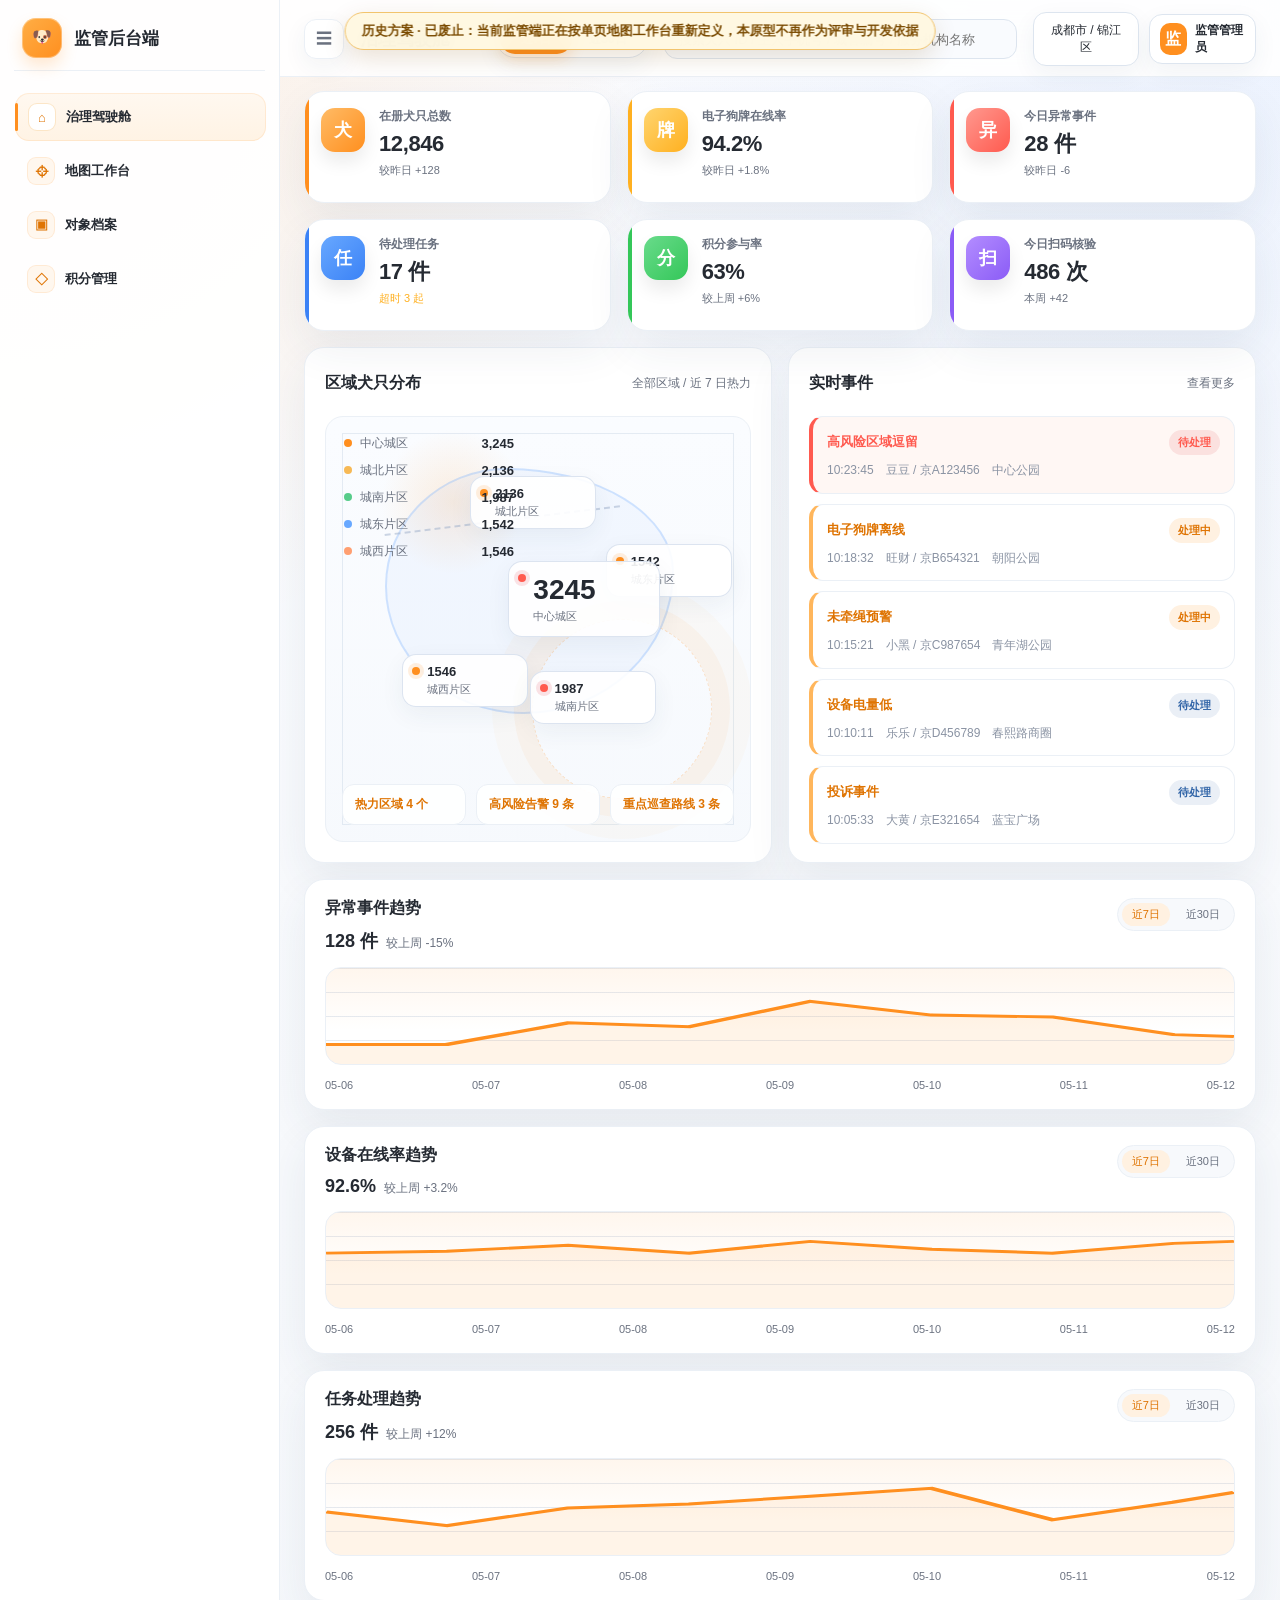
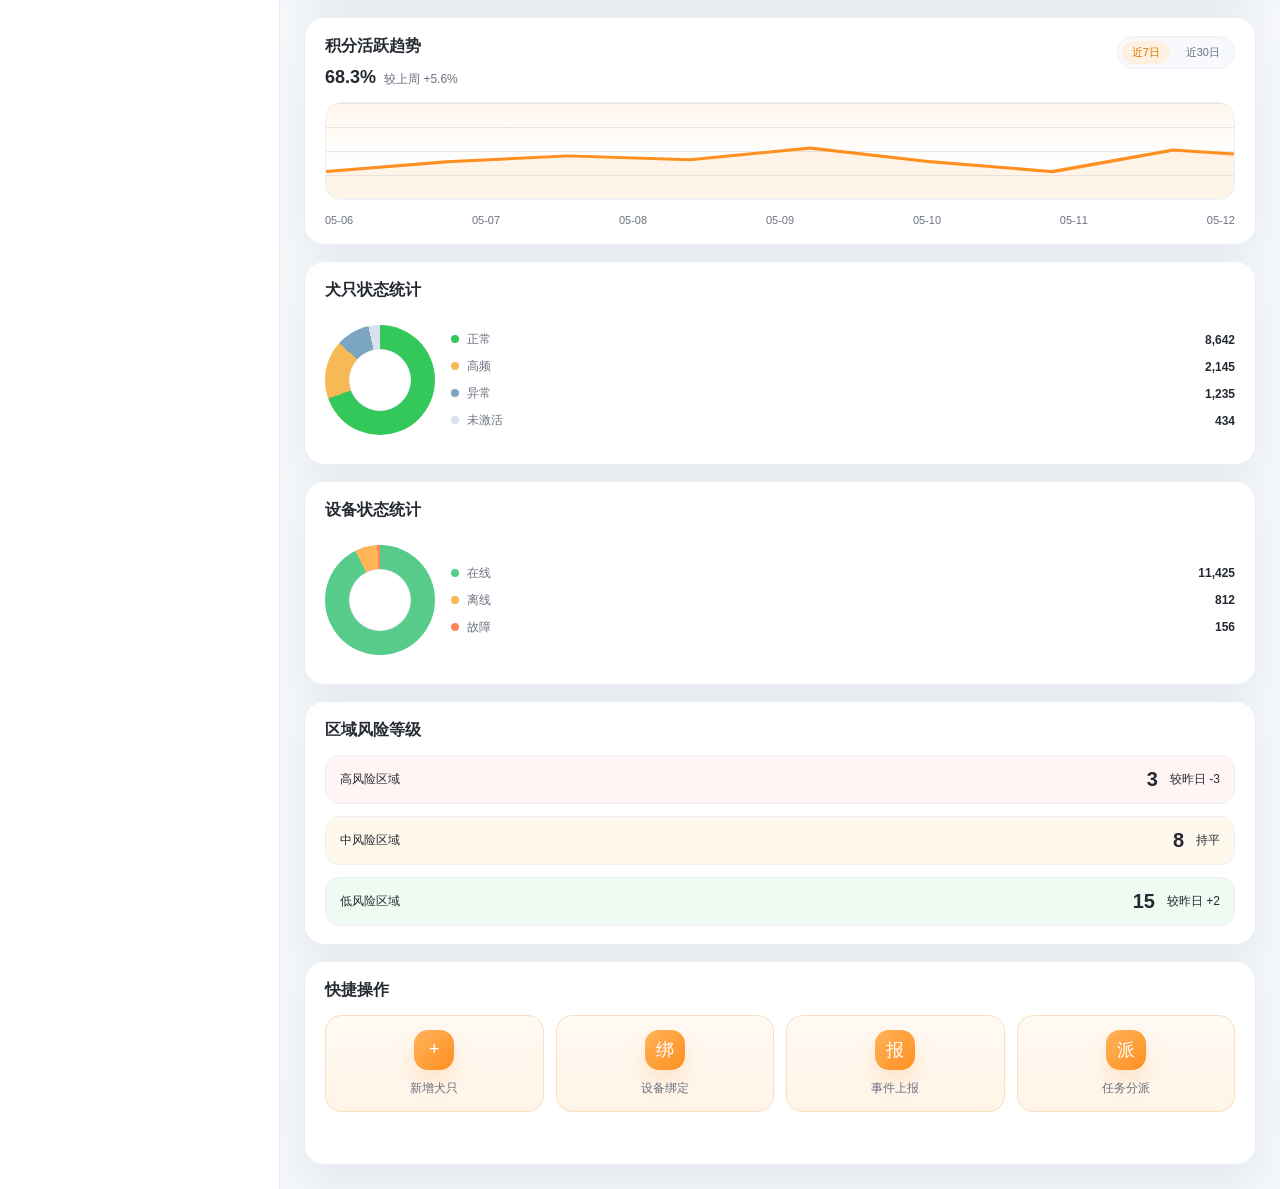
<file: 01_项目PRD及开发/02_监管后台端一期原型_v1.0.html>
<!DOCTYPE html>
<html lang="zh-CN">
<head>
  <meta charset="UTF-8">
  <meta name="viewport" content="width=device-width, initial-scale=1.0">
  <title>监管后台端一期原型（历史方案·已废止）</title>
  <link rel="stylesheet" href="02_监管后台端一期原型_assets/styles.css">
</head>
<body>
  <div class="legacy-prototype-notice" role="status">
    历史方案 · 已废止：当前监管端正在按单页地图工作台重新定义，本原型不再作为评审与开发依据
  </div>
  <div class="app-shell">
    <aside class="sidebar">
      <div class="brand">
        <div class="brand-mark">🐶</div>
        <div>
          <strong>监管后台端</strong>
        </div>
      </div>

      <nav class="nav">
        <button class="active" data-page="dashboard" type="button">
          <div class="nav-icon">⌂</div>
          <div>
            <strong>治理驾驶舱</strong>
          </div>
          <span class="nav-arrow">›</span>
        </button>
        <button data-page="map" type="button">
          <div class="nav-icon">⌖</div>
          <div>
            <strong>地图工作台</strong>
          </div>
          <span class="nav-arrow">›</span>
        </button>
        <button data-page="archive" type="button">
          <div class="nav-icon">▣</div>
          <div>
            <strong>对象档案</strong>
          </div>
          <span class="nav-arrow">›</span>
        </button>
        <button data-page="points" type="button">
          <div class="nav-icon">◇</div>
          <div>
            <strong>积分管理</strong>
          </div>
          <span class="nav-arrow">›</span>
        </button>
      </nav>
    </aside>

    <section class="workspace">
      <header class="topbar">
        <div class="topbar-main">
          <button class="topbar-menu" type="button" aria-label="折叠菜单" aria-pressed="false">☰</button>
          <div class="topbar-title">
            <strong id="topbarTitle">治理驾驶舱</strong>
          </div>

          <div class="topbar-range-tabs" aria-label="时间范围">
            <button class="active" type="button">近7日</button>
            <button type="button">近30日</button>
          </div>

          <input class="search-box" type="text" placeholder="搜索犬只 ID / 主人手机号 / 城管编号 / 服务机构名称">

          <div class="topbar-actions">
            <div class="pill">成都市 / 锦江区</div>
            <div class="admin">
              <div class="admin-avatar">监</div>
              <div>
                <strong>监管管理员</strong>
              </div>
            </div>
          </div>
        </div>
      </header>

      <div class="content-shell">
        <main class="main-content">
          <div class="main-stage">
            <section class="page active" id="page-dashboard">
              <section class="metric-grid">
                <article class="metric-card">
                  <div class="metric-icon orange">犬</div>
                  <div class="metric-copy">
                    <small>在册犬只总数</small>
                    <strong>12,846</strong>
                    <span>较昨日 +128</span>
                  </div>
                </article>
                <article class="metric-card">
                  <div class="metric-icon yellow">牌</div>
                  <div class="metric-copy">
                    <small>电子狗牌在线率</small>
                    <strong>94.2%</strong>
                    <span>较昨日 +1.8%</span>
                  </div>
                </article>
                <article class="metric-card">
                  <div class="metric-icon red">异</div>
                  <div class="metric-copy">
                    <small>今日异常事件</small>
                    <strong>28 件</strong>
                    <span class="metric-foot">较昨日 -6</span>
                  </div>
                </article>
                <article class="metric-card">
                  <div class="metric-icon blue">任</div>
                  <div class="metric-copy">
                    <small>待处理任务</small>
                    <strong>17 件</strong>
                    <span class="metric-foot warning">超时 3 起</span>
                  </div>
                </article>
                <article class="metric-card">
                  <div class="metric-icon green">分</div>
                  <div class="metric-copy">
                    <small>积分参与率</small>
                    <strong>63%</strong>
                    <span>较上周 +6%</span>
                  </div>
                </article>
                <article class="metric-card">
                  <div class="metric-icon purple">扫</div>
                  <div class="metric-copy">
                    <small>今日扫码核验</small>
                    <strong>486 次</strong>
                    <span>本周 +42</span>
                  </div>
                </article>
              </section>

              <section class="hero-layout">
                <article class="hero-map">
                  <div class="panel-head">
                    <strong>区域犬只分布</strong>
                    <span>全部区域 / 近 7 日热力</span>
                  </div>
                  <div class="map-stage">
                    <div class="map-legend">
                      <div class="legend-line"><span><i class="legend-dot-mini" style="background:#ff8f1f;"></i>中心城区</span><b>3,245</b></div>
                      <div class="legend-line"><span><i class="legend-dot-mini" style="background:#f7b955;"></i>城北片区</span><b>2,136</b></div>
                      <div class="legend-line"><span><i class="legend-dot-mini" style="background:#57cc8a;"></i>城南片区</span><b>1,987</b></div>
                      <div class="legend-line"><span><i class="legend-dot-mini" style="background:#68a8ff;"></i>城东片区</span><b>1,542</b></div>
                      <div class="legend-line"><span><i class="legend-dot-mini" style="background:#ff9f71;"></i>城西片区</span><b>1,546</b></div>
                    </div>
                    <div class="map-river"></div>
                    <div class="map-ring"></div>
                    <div class="map-route"></div>

                    <div class="map-point" style="left: 34%; top: 14%;">
                      <strong>2136</strong>
                      <span>城北片区</span>
                    </div>
                    <div class="map-point" style="left: 66%; top: 30%;">
                      <strong>1542</strong>
                      <span>城东片区</span>
                    </div>
                    <div class="map-point" style="left: 18%; top: 56%;">
                      <strong>1546</strong>
                      <span>城西片区</span>
                    </div>
                    <div class="map-point risk" style="left: 48%; top: 60%;">
                      <strong>1987</strong>
                      <span>城南片区</span>
                    </div>
                    <div class="map-point risk" style="left: 43%; top: 34%; min-width: 152px; padding-top: 12px; padding-bottom: 12px;">
                      <strong style="font-size: 28px;">3245</strong>
                      <span>中心城区</span>
                    </div>

                    <div class="map-summary">
                      <b>热力区域 4 个</b>
                      <b>高风险告警 9 条</b>
                      <b>重点巡查路线 3 条</b>
                    </div>
                  </div>
                </article>

                <article class="hero-risk">
                  <div class="panel-head">
                    <strong>实时事件</strong>
                    <span>查看更多</span>
                  </div>
                  <div class="risk-list">
                    <section class="risk-card high">
                      <div class="risk-row">
                        <strong><span class="risk-status danger">高风险区域逗留</span></strong>
                        <span class="risk-tag danger">待处理</span>
                      </div>
                      <p class="risk-meta"><span>10:23:45</span><span>豆豆 / 京A123456</span><span>中心公园</span></p>
                    </section>
                    <section class="risk-card">
                      <div class="risk-row">
                        <strong><span class="risk-status">电子狗牌离线</span></strong>
                        <span class="risk-tag">处理中</span>
                      </div>
                      <p class="risk-meta"><span>10:18:32</span><span>旺财 / 京B654321</span><span>朝阳公园</span></p>
                    </section>
                    <section class="risk-card">
                      <div class="risk-row">
                        <strong><span class="risk-status">未牵绳预警</span></strong>
                        <span class="risk-tag">处理中</span>
                      </div>
                      <p class="risk-meta"><span>10:15:21</span><span>小黑 / 京C987654</span><span>青年湖公园</span></p>
                    </section>
                    <section class="risk-card">
                      <div class="risk-row">
                        <strong><span class="risk-status">设备电量低</span></strong>
                        <span class="risk-tag pending">待处理</span>
                      </div>
                      <p class="risk-meta"><span>10:10:11</span><span>乐乐 / 京D456789</span><span>春熙路商圈</span></p>
                    </section>
                    <section class="risk-card">
                      <div class="risk-row">
                        <strong><span class="risk-status">投诉事件</span></strong>
                        <span class="risk-tag pending">待处理</span>
                      </div>
                      <p class="risk-meta"><span>10:05:33</span><span>大黄 / 京E321654</span><span>蓝宝广场</span></p>
                    </section>
                  </div>
                </article>
              </section>

              <section class="trend-grid">
                <article class="trend-card">
                  <div class="trend-top">
                    <div class="trend-title">
                      <strong>异常事件趋势</strong>
                      <div class="trend-metric"><b>128 件</b><span>较上周 -15%</span></div>
                    </div>
                    <div class="trend-tabs"><span class="trend-tab active">近7日</span><span class="trend-tab">近30日</span></div>
                  </div>
                  <div class="sparkline">
                    <svg viewBox="0 0 300 98" preserveAspectRatio="none">
                      <polyline fill="rgba(255,143,31,0.10)" stroke="none" points="0,78 40,78 80,56 120,60 160,34 200,48 240,50 280,68 300,70 300,98 0,98"></polyline>
                      <polyline fill="none" stroke="#ff8f1f" stroke-width="3" points="0,78 40,78 80,56 120,60 160,34 200,48 240,50 280,68 300,70"></polyline>
                    </svg>
                  </div>
                  <div class="sparkline-axis"><span>05-06</span><span>05-07</span><span>05-08</span><span>05-09</span><span>05-10</span><span>05-11</span><span>05-12</span></div>
                </article>

                <article class="trend-card">
                  <div class="trend-top">
                    <div class="trend-title">
                      <strong>设备在线率趋势</strong>
                      <div class="trend-metric"><b>92.6%</b><span>较上周 +3.2%</span></div>
                    </div>
                    <div class="trend-tabs"><span class="trend-tab active">近7日</span><span class="trend-tab">近30日</span></div>
                  </div>
                  <div class="sparkline">
                    <svg viewBox="0 0 300 98" preserveAspectRatio="none">
                      <polyline fill="rgba(255,143,31,0.10)" stroke="none" points="0,42 40,40 80,34 120,42 160,30 200,38 240,42 280,32 300,30 300,98 0,98"></polyline>
                      <polyline fill="none" stroke="#ff8f1f" stroke-width="3" points="0,42 40,40 80,34 120,42 160,30 200,38 240,42 280,32 300,30"></polyline>
                    </svg>
                  </div>
                  <div class="sparkline-axis"><span>05-06</span><span>05-07</span><span>05-08</span><span>05-09</span><span>05-10</span><span>05-11</span><span>05-12</span></div>
                </article>

                <article class="trend-card">
                  <div class="trend-top">
                    <div class="trend-title">
                      <strong>任务处理趋势</strong>
                      <div class="trend-metric"><b>256 件</b><span>较上周 +12%</span></div>
                    </div>
                    <div class="trend-tabs"><span class="trend-tab active">近7日</span><span class="trend-tab">近30日</span></div>
                  </div>
                  <div class="sparkline">
                    <svg viewBox="0 0 300 98" preserveAspectRatio="none">
                      <polyline fill="rgba(255,143,31,0.10)" stroke="none" points="0,54 40,68 80,50 120,46 160,38 200,30 240,62 280,44 300,34 300,98 0,98"></polyline>
                      <polyline fill="none" stroke="#ff8f1f" stroke-width="3" points="0,54 40,68 80,50 120,46 160,38 200,30 240,62 280,44 300,34"></polyline>
                    </svg>
                  </div>
                  <div class="sparkline-axis"><span>05-06</span><span>05-07</span><span>05-08</span><span>05-09</span><span>05-10</span><span>05-11</span><span>05-12</span></div>
                </article>

                <article class="trend-card">
                  <div class="trend-top">
                    <div class="trend-title">
                      <strong>积分活跃趋势</strong>
                      <div class="trend-metric"><b>68.3%</b><span>较上周 +5.6%</span></div>
                    </div>
                    <div class="trend-tabs"><span class="trend-tab active">近7日</span><span class="trend-tab">近30日</span></div>
                  </div>
                  <div class="sparkline">
                    <svg viewBox="0 0 300 98" preserveAspectRatio="none">
                      <polyline fill="rgba(255,143,31,0.10)" stroke="none" points="0,70 40,60 80,54 120,58 160,46 200,60 240,70 280,48 300,52 300,98 0,98"></polyline>
                      <polyline fill="none" stroke="#ff8f1f" stroke-width="3" points="0,70 40,60 80,54 120,58 160,46 200,60 240,70 280,48 300,52"></polyline>
                    </svg>
                  </div>
                  <div class="sparkline-axis"><span>05-06</span><span>05-07</span><span>05-08</span><span>05-09</span><span>05-10</span><span>05-11</span><span>05-12</span></div>
                </article>
              </section>

              <section class="summary-grid">
                <article class="summary-card">
                  <div class="summary-top">
                    <strong>犬只状态统计</strong>
                  </div>
                  <div class="donut-layout">
                    <div class="donut dogs"></div>
                    <div class="status-legend">
                      <div class="status-line"><span><i class="legend-dot-mini" style="background:#34c759;"></i>正常</span><b>8,642</b></div>
                      <div class="status-line"><span><i class="legend-dot-mini" style="background:#f7b955;"></i>高频</span><b>2,145</b></div>
                      <div class="status-line"><span><i class="legend-dot-mini" style="background:#7ca5c2;"></i>异常</span><b>1,235</b></div>
                      <div class="status-line"><span><i class="legend-dot-mini" style="background:#d8e1ec;"></i>未激活</span><b>434</b></div>
                    </div>
                  </div>
                </article>

                <article class="summary-card">
                  <div class="summary-top">
                    <strong>设备状态统计</strong>
                  </div>
                  <div class="donut-layout">
                    <div class="donut devices"></div>
                    <div class="status-legend">
                      <div class="status-line"><span><i class="legend-dot-mini" style="background:#57cc8a;"></i>在线</span><b>11,425</b></div>
                      <div class="status-line"><span><i class="legend-dot-mini" style="background:#ffb556;"></i>离线</span><b>812</b></div>
                      <div class="status-line"><span><i class="legend-dot-mini" style="background:#ff835c;"></i>故障</span><b>156</b></div>
                    </div>
                  </div>
                </article>

                <article class="summary-card">
                  <div class="summary-top">
                    <strong>区域风险等级</strong>
                  </div>
                  <div class="risk-levels">
                    <div class="risk-level high"><span>高风险区域</span><b>3</b><span>较昨日 -3</span></div>
                    <div class="risk-level mid"><span>中风险区域</span><b>8</b><span>持平</span></div>
                    <div class="risk-level low"><span>低风险区域</span><b>15</b><span>较昨日 +2</span></div>
                  </div>
                </article>

                <article class="summary-card">
                  <div class="summary-top">
                    <strong>快捷操作</strong>
                  </div>
                  <div class="quick-actions">
                    <div class="quick-action"><i>+</i><span>新增犬只</span></div>
                    <div class="quick-action"><i>绑</i><span>设备绑定</span></div>
                    <div class="quick-action"><i>报</i><span>事件上报</span></div>
                    <div class="quick-action"><i>派</i><span>任务分派</span></div>
                  </div>
                </article>
              </section>
            </section>

            <section class="page" id="page-map">
              <section class="map-page">
                <section class="map-page__grid">
                  <div class="map-page__left">
                    <section class="map-filter-bar" aria-label="地图筛选">
                      <div class="map-filter-item">
                        <span>对象类型</span>
                        <select>
                          <option>全部对象</option>
                          <option>犬只</option>
                          <option>事件</option>
                          <option>服务商</option>
                        </select>
                      </div>
                      <div class="map-filter-item">
                        <span>风险等级</span>
                        <select>
                          <option>全部风险</option>
                          <option>高风险</option>
                          <option>中风险</option>
                          <option>低风险</option>
                        </select>
                      </div>
                      <div class="map-filter-item">
                        <span>状态</span>
                        <select>
                          <option>全部状态</option>
                          <option>正常</option>
                          <option>异常</option>
                          <option>待关注</option>
                        </select>
                      </div>
                      <div class="map-filter-item">
                        <span>区域范围</span>
                        <select>
                          <option>锦江区全域</option>
                          <option>春熙路街道</option>
                          <option>东湖街道</option>
                        </select>
                      </div>
                      <button class="ghost-button" type="button">更多筛选</button>
                      <button class="ghost-button" type="button">重置</button>
                    </section>

                    <section class="map-layer-bar" aria-label="地图图层">
                      <strong>图层</strong>
                      <div class="map-layer-chips">
                        <label><input type="checkbox" checked><span class="layer-dot dog"></span>犬只点位</label>
                        <label><input type="checkbox" checked><span class="layer-dot event"></span>事件点位</label>
                        <label><input type="checkbox" checked><span class="layer-dot area"></span>城管辖区</label>
                        <label><input type="checkbox" checked><span class="layer-dot service"></span>服务商点位</label>
                        <label><input type="checkbox" checked><span class="layer-dot key"></span>重点区域</label>
                        <label><input type="checkbox" checked><span class="layer-dot restricted"></span>禁遛区域</label>
                      </div>
                      <button class="ghost-button" type="button">图层设置</button>
                    </section>

                    <article class="map-canvas-panel">
                      <div class="map-canvas">
                        <div class="district-shape"></div>
                        <div class="restricted-area"></div>
                        <div class="service-radius"></div>
                        <div class="map-road"></div>
                        <div class="map-road secondary"></div>
                        <div class="map-road third"></div>

                        <div class="map-cluster primary" style="left: 45%; top: 33%;">
                          <strong>3245</strong>
                          <span>中心城区</span>
                        </div>
                        <div class="map-cluster warning" style="left: 58%; top: 18%;">
                          <strong>2136</strong>
                          <span>城北片区</span>
                        </div>
                        <div class="map-cluster info" style="left: 61%; top: 62%;">
                          <strong>1987</strong>
                          <span>城南片区</span>
                        </div>
                        <div class="map-cluster success" style="left: 24%; top: 58%;">
                          <strong>1546</strong>
                          <span>城西片区</span>
                        </div>

                        <button class="map-marker dog active" type="button" data-point="dog-001" style="left: 18%; top: 24%;" aria-label="豆豆 D-2048"></button>
                        <button class="map-marker event" type="button" data-point="event-001" style="left: 52%; top: 22%;" aria-label="无证养犬线索"></button>
                        <button class="map-marker dog" type="button" data-point="dog-002" style="left: 34%; top: 58%;" aria-label="可乐 D-3186"></button>
                        <button class="map-marker service" type="button" data-point="service-001" style="left: 68%; top: 62%;" aria-label="东湖宠物服务点"></button>
                        <button class="map-marker event" type="button" data-point="event-002" style="left: 74%; top: 32%;" aria-label="夜间扰民投诉"></button>
                        <button class="map-marker area" type="button" data-point="area-001" style="left: 23%; top: 42%;" aria-label="春熙路责任区"></button>
                        <i class="map-dot dog" style="left: 42%; top: 51%;"></i>
                        <i class="map-dot event" style="left: 57%; top: 47%;"></i>
                        <i class="map-dot service" style="left: 71%; top: 48%;"></i>
                        <i class="map-dot dog" style="left: 31%; top: 38%;"></i>
                        <i class="map-dot event" style="left: 64%; top: 39%;"></i>
                        <i class="map-dot dog" style="left: 48%; top: 69%;"></i>

                        <div class="map-legend-card">
                          <strong>图例</strong>
                          <span><i class="legend-dot"></i>犬只点位</span>
                          <span><i class="legend-dot event"></i>事件点位</span>
                          <span><i class="legend-dot service"></i>服务商</span>
                          <span><i class="legend-area"></i>任务辖区</span>
                        </div>

                        <div class="map-float-controls">
                          <button type="button">图层</button>
                          <button type="button">+</button>
                          <button type="button">-</button>
                          <button type="button">⌖</button>
                          <button type="button">□</button>
                        </div>
                        <div class="map-scale">500 m</div>
                      </div>
                    </article>

                    <section class="map-bottom-stats" aria-label="地图统计">
                      <article><i class="stat-icon dog">犬</i><span>犬只总数</span><strong>12,846</strong><small>较昨日 +128</small></article>
                      <article><i class="stat-icon info">牌</i><span>在线设备率</span><strong>94.2%</strong><small>较昨日 +1.8%</small></article>
                      <article><i class="stat-icon event">异</i><span>异常事件</span><strong>28</strong><small>较昨日 -6</small></article>
                      <article><i class="stat-icon danger">高</i><span>高风险事件</span><strong>9</strong><small>待核查 3</small></article>
                      <article><i class="stat-icon warning">待</i><span>待处理事件</span><strong>17</strong><small>超时 3 起</small></article>
                      <article><i class="stat-icon service">商</i><span>服务商点位</span><strong>42</strong><small>今日核销 486</small></article>
                      <article><i class="stat-icon area">区</i><span>重点区域数</span><strong>6</strong><small>禁遛 2 个</small></article>
                      <article><i class="stat-icon task">巡</i><span>巡查任务数</span><strong>68</strong><small>已完成 51</small></article>
                    </section>
                  </div>

                  <aside class="map-detail-card" aria-label="点位详情">
                    <div class="map-detail-head">
                      <div>
                        <span id="mapDetailBadge">DOG POINT</span>
                        <strong id="mapDetailTitle">豆豆 / D-2048</strong>
                      </div>
                      <button class="icon-button" type="button" title="关闭详情">×</button>
                    </div>
                    <section class="map-detail-summary">
                      <span id="mapDetailType">犬只点位</span>
                      <h2 id="mapDetailSummaryTitle">对象状态正常</h2>
                      <p id="mapDetailNote">当前点位为犬只对象，展示犬只状态、主手机号摘要和最近定位时间，可继续跳转对象档案。</p>
                    </section>
                    <div class="map-detail-body" id="mapDetailBody">
                      <div class="map-detail-block">
                        <strong>基础摘要</strong>
                        <p>状态：正常<br>主手机号：138****2048<br>最近定位：今日 10:24<br>所属区域：春熙路街道</p>
                      </div>
                      <div class="map-detail-block">
                        <strong>关联动作</strong>
                        <ul>
                          <li>查看犬只档案</li>
                          <li>查看最近核验记录</li>
                          <li>定位到周边事件</li>
                        </ul>
                      </div>
                    </div>
                    <div class="map-detail-actions">
                      <button class="brand-button" type="button">标记已处理</button>
                      <button class="ghost-button" type="button">转派任务</button>
                      <button class="ghost-button" type="button">查看关联事件（3）</button>
                      <button class="ghost-button" type="button">查看处理记录</button>
                    </div>
                  </aside>
                </section>
              </section>
            </section>

            <section class="page archive-page" id="page-archive">
              <section class="archive-filter-bar">
                <label class="archive-filter-item archive-keyword">
                  <span>关键词</span>
                  <input class="archive-input" type="text" value="D-2048" aria-label="关键词">
                </label>
                <label class="archive-filter-item">
                  <span>对象类型</span>
                  <select aria-label="对象类型">
                    <option>全部对象</option>
                    <option>犬只档案</option>
                    <option>城管队员</option>
                    <option>服务商 / 合作商</option>
                  </select>
                </label>
                <label class="archive-filter-item">
                  <span>状态</span>
                  <select aria-label="状态">
                    <option>全部状态</option>
                    <option>正常</option>
                    <option>待关注</option>
                    <option>风险</option>
                  </select>
                </label>
                <label class="archive-filter-item">
                  <span>区域</span>
                  <select aria-label="区域">
                    <option>锦江区全域</option>
                    <option>春熙路街道</option>
                    <option>东湖街道</option>
                    <option>合江亭片区</option>
                  </select>
                </label>
                <label class="archive-filter-item">
                  <span>绑定状态</span>
                  <select aria-label="绑定状态">
                    <option>全部绑定</option>
                    <option>已认领</option>
                    <option>待认领</option>
                    <option>设备离线</option>
                  </select>
                </label>
                <label class="archive-filter-item">
                  <span>风险等级</span>
                  <select aria-label="风险等级">
                    <option>全部风险</option>
                    <option>高风险</option>
                    <option>中风险</option>
                    <option>低风险</option>
                  </select>
                </label>
                <button class="ghost-button archive-more-filter" type="button">更多筛选</button>
                <button class="ghost-button archive-reset" type="button">重置</button>
              </section>

              <section class="archive-type-tabs" role="tablist" aria-label="对象类型">
                <button class="archive-tab active" type="button" data-archive-tab="dogs">犬只档案 <span>12,846</span></button>
                <button class="archive-tab" type="button" data-archive-tab="officers">城管队员 <span>246</span></button>
                <button class="archive-tab" type="button" data-archive-tab="services">服务商 / 合作商 <span>86</span></button>
              </section>

              <section class="archive-workbench">
                <aside class="archive-list-panel">
                  <div class="archive-list-head">
                    <div>
                      <strong id="archiveListTitle">犬只列表</strong>
                      <span id="archiveListDesc">按最近更新排序</span>
                    </div>
                    <select aria-label="列表排序">
                      <option>最近更新</option>
                      <option>风险优先</option>
                      <option>积分变化</option>
                    </select>
                  </div>
                  <div class="archive-list" id="archiveList"></div>
                  <div class="archive-pager">
                    <span id="archiveListCount">12,846 条</span>
                    <div>
                      <button type="button">1</button>
                      <button type="button">2</button>
                      <button type="button">3</button>
                    </div>
                  </div>
                </aside>

                <article class="archive-detail-panel">
                  <div class="archive-detail-body" id="archiveDetailBody"></div>
                </article>
              </section>

            </section>

            <section class="page" id="page-points">
              <section class="points-toolbar">
                <div class="points-filter">
                  <div class="filter-label">积分视图</div>
                  <button class="filter-chip active" type="button">本期</button>
                  <button class="filter-chip" type="button">锦江区</button>
                  <button class="filter-chip" type="button">主手机号账户</button>
                  <button class="filter-chip" type="button">只看异常</button>
                </div>
                <div class="points-actions">
                  <button class="ghost-button" type="button">导出摘要</button>
                  <button class="brand-button" type="button">刷新积分</button>
                </div>
              </section>

              <section class="points-kpi-grid" aria-label="积分指标">
                <article class="points-kpi">
                  <small>积分参与率</small>
                  <strong>63%</strong>
                  <span>较上期 +4.2%</span>
                </article>
                <article class="points-kpi">
                  <small>活跃账户</small>
                  <strong>8,426</strong>
                  <span>近 30 天主号账户</span>
                </article>
                <article class="points-kpi">
                  <small>本期发放</small>
                  <strong>126,800</strong>
                  <span>积分</span>
                </article>
                <article class="points-kpi">
                  <small>本期核销</small>
                  <strong>84,300</strong>
                  <span>积分</span>
                </article>
                <article class="points-kpi">
                  <small>服务核销</small>
                  <strong>486</strong>
                  <span>次数</span>
                </article>
                <article class="points-kpi">
                  <small>异常账户</small>
                  <strong>17</strong>
                  <span>待复核</span>
                </article>
              </section>

              <section class="points-workbench">
                <article class="points-panel">
                  <div class="points-panel-head">
                    <strong>积分规则</strong>
                    <span class="status-tag good">3 条启用</span>
                  </div>
                  <div class="rule-list">
                    <div class="rule-item">
                      <div>
                        <strong>文明养犬核验通过</strong>
                        <p>城管扫码核验通过后发放；适用范围：全区犬主主手机号。</p>
                      </div>
                      <div class="rule-points">+20</div>
                    </div>
                    <div class="rule-item">
                      <div>
                        <strong>免疫按期完成</strong>
                        <p>免疫记录在有效期内完成同步；适用范围：犬只关联账户。</p>
                      </div>
                      <div class="rule-points">+80</div>
                    </div>
                    <div class="rule-item">
                      <div>
                        <strong>投诉核实成立</strong>
                        <p>扰民、未牵引等投诉复核成立后扣减；适用范围：重点区域。</p>
                      </div>
                      <div class="rule-points minus">-40</div>
                    </div>
                  </div>
                </article>

                <article class="points-panel">
                  <div class="points-panel-head">
                    <strong>积分流水</strong>
                    <span class="status-tag good">近 24 小时</span>
                  </div>
                  <table class="points-table">
                    <thead>
                      <tr>
                        <th>时间</th>
                        <th>主手机号</th>
                        <th>关联行为</th>
                        <th>变化</th>
                        <th>来源</th>
                        <th>备注</th>
                      </tr>
                    </thead>
                    <tbody>
                      <tr>
                        <td>10:24</td>
                        <td>138****2048</td>
                        <td>扫码核验通过</td>
                        <td><span class="points-delta">+20</span></td>
                        <td>城管核验</td>
                        <td>春熙路责任区</td>
                      </tr>
                      <tr>
                        <td>10:12</td>
                        <td>138****2048</td>
                        <td>宠物服务核销</td>
                        <td><span class="points-delta minus">-120</span></td>
                        <td>服务商</td>
                        <td>东湖服务点</td>
                      </tr>
                      <tr>
                        <td>09:42</td>
                        <td>186****3186</td>
                        <td>免疫到期提醒</td>
                        <td><span class="points-delta">+0</span></td>
                        <td>系统提醒</td>
                        <td>待完成免疫</td>
                      </tr>
                      <tr>
                        <td>昨晚 21:18</td>
                        <td>177****2761</td>
                        <td>投诉核实成立</td>
                        <td><span class="points-delta minus">-40</span></td>
                        <td>事件复核</td>
                        <td>夜间扰民</td>
                      </tr>
                    </tbody>
                  </table>
                </article>

                <article class="points-panel">
                  <div class="points-panel-head">
                    <strong>账户概览</strong>
                    <span class="status-tag warn">17 异常</span>
                  </div>
                  <table class="points-table">
                    <thead>
                      <tr>
                        <th>主手机号</th>
                        <th>犬只</th>
                        <th>余额</th>
                        <th>最近活跃</th>
                        <th>状态</th>
                      </tr>
                    </thead>
                    <tbody>
                      <tr>
                        <td>138****2048</td>
                        <td>1</td>
                        <td>2,860</td>
                        <td>今日 10:24</td>
                        <td><span class="status-tag good">正常</span></td>
                      </tr>
                      <tr>
                        <td>186****3186</td>
                        <td>1</td>
                        <td>1,420</td>
                        <td>今日 09:42</td>
                        <td><span class="status-tag warn">待关注</span></td>
                      </tr>
                      <tr>
                        <td>177****2761</td>
                        <td>2</td>
                        <td>960</td>
                        <td>昨晚 21:18</td>
                        <td><span class="status-tag risk">异常</span></td>
                      </tr>
                    </tbody>
                  </table>
                </article>

                <article class="points-panel">
                  <div class="points-panel-head">
                    <strong>治理效果</strong>
                    <span class="status-tag good">本期观察</span>
                  </div>
                  <div class="effect-board">
                    <div class="effect-chart">
                      <div class="effect-row">
                        <b>春熙路</b>
                        <div class="effect-bar"><span style="width: 78%;"></span></div>
                        <span>78%</span>
                      </div>
                      <div class="effect-row">
                        <b>东湖</b>
                        <div class="effect-bar"><span style="width: 64%;"></span></div>
                        <span>64%</span>
                      </div>
                      <div class="effect-row">
                        <b>合江亭</b>
                        <div class="effect-bar"><span style="width: 52%;"></span></div>
                        <span>52%</span>
                      </div>
                      <div class="effect-row">
                        <b>牛王庙</b>
                        <div class="effect-bar"><span style="width: 43%;"></span></div>
                        <span>43%</span>
                      </div>
                    </div>
                    <div class="effect-notes">
                      <div class="effect-note">
                        <strong>正向行为提升</strong>
                        <p>扫码核验、免疫完成与服务核销三类行为较上期均有增长。</p>
                      </div>
                      <div class="effect-note warn">
                        <strong>低参与区域提示</strong>
                        <p>牛王庙片区参与率低于 45%，建议结合地图工作台查看投诉与服务点覆盖。</p>
                      </div>
                    </div>
                  </div>
                </article>
              </section>
            </section>
          </div>
        </main>

      </div>
    </section>
  </div>

  <script src="02_监管后台端一期原型_assets/app.js"></script>
</body>
</html>
</file>
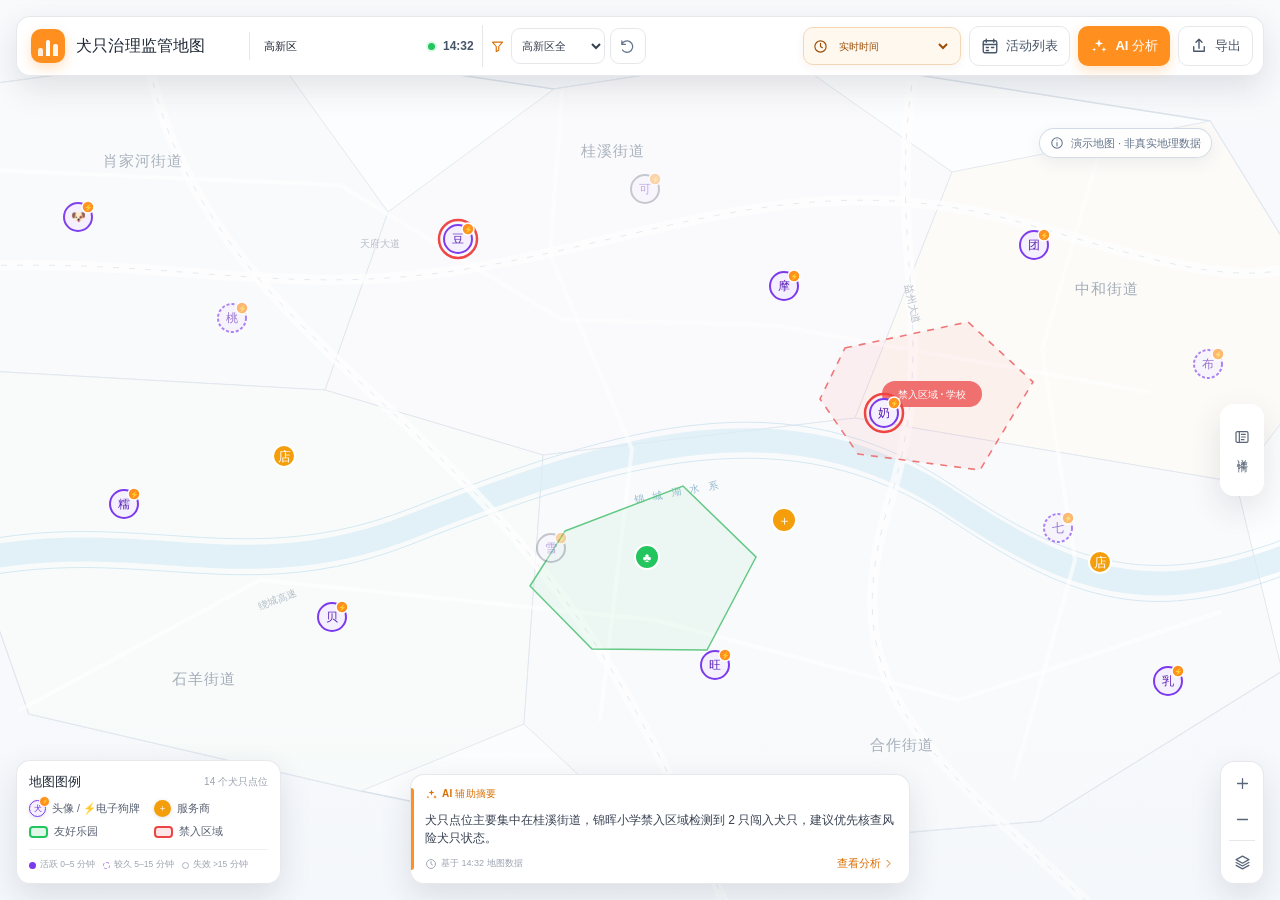
<file: 01_项目PRD及开发/02_监管后台端一期原型_v2.1.html>
<!DOCTYPE html>
<html lang="zh-CN">
<head>
  <meta charset="UTF-8">
  <meta name="viewport" content="width=device-width, initial-scale=1.0">
  <meta name="description" content="监管后台端 2.0——面向领导的犬只治理单页地图决策原型">
  <title>犬只治理监管地图｜监管后台端 2.0</title>
  <link rel="stylesheet" href="02_监管后台端一期原型_v2.1_assets/styles.css">
  <script defer src="02_监管后台端一期原型_v2.1_assets/app.js"></script>
</head>
<body>
  <svg class="icon-sprite" aria-hidden="true">
    <symbol id="i-spark" viewBox="0 0 24 24"><path d="M12 3l1.4 4.1L17.5 8.5l-4.1 1.4L12 14l-1.4-4.1L6.5 8.5l4.1-1.4L12 3zM18.5 13l.9 2.6 2.6.9-2.6.9-.9 2.6-.9-2.6-2.6-.9 2.6-.9.9-2.6zM5.5 14l.7 2 2 .7-2 .7-.7 2-.7-2-2-.7 2-.7.7-2z"/></symbol>
    <symbol id="i-export" viewBox="0 0 24 24"><path d="M12 3v12m0-12 4 4m-4-4L8 7M5 13v6h14v-6"/></symbol>
    <symbol id="i-chevron" viewBox="0 0 24 24"><path d="m9 6 6 6-6 6"/></symbol>
    <symbol id="i-close" viewBox="0 0 24 24"><path d="m6 6 12 12M18 6 6 18"/></symbol>
    <symbol id="i-plus" viewBox="0 0 24 24"><path d="M12 5v14M5 12h14"/></symbol>
    <symbol id="i-minus" viewBox="0 0 24 24"><path d="M5 12h14"/></symbol>
    <symbol id="i-layer" viewBox="0 0 24 24"><path d="m12 3 9 5-9 5-9-5 9-5zM3 12l9 5 9-5M3 16l9 5 9-5"/></symbol>
    <symbol id="i-panel" viewBox="0 0 24 24"><rect x="3" y="4" width="18" height="16" rx="2"/><path d="M8 4v16M11 8h6M11 12h6M11 16h4"/></symbol>
    <symbol id="i-filter" viewBox="0 0 24 24"><path d="M4 5h16l-6 7v6l-4 2v-8L4 5z"/></symbol>
    <symbol id="i-reset" viewBox="0 0 24 24"><path d="M4 9a8 8 0 1 1 1 8m-1-8V4m0 5h5"/></symbol>
    <symbol id="i-dog" viewBox="0 0 24 24"><path d="M7 8 4 5v6l2 2v5h3v-3h6v3h3v-8l2-2-2-4-3 3H9L7 8z"/></symbol>
    <symbol id="i-shield" viewBox="0 0 24 24"><path d="M12 3 5 6v5c0 4.6 2.9 8 7 10 4.1-2 7-5.4 7-10V6l-7-3z"/></symbol>
    <symbol id="i-store" viewBox="0 0 24 24"><path d="M4 9h16l-1-5H5L4 9zm1 0v11h14V9M9 20v-6h6v6"/></symbol>
    <symbol id="i-tree" viewBox="0 0 24 24"><path d="m12 3-5 7h3l-4 6h5v5h2v-5h5l-4-6h3l-5-7z"/></symbol>
    <symbol id="i-ban" viewBox="0 0 24 24"><circle cx="12" cy="12" r="9"/><path d="m6 6 12 12"/></symbol>
    <symbol id="i-clock" viewBox="0 0 24 24"><circle cx="12" cy="12" r="9"/><path d="M12 7v5l3 2"/></symbol>
    <symbol id="i-calendar" viewBox="0 0 24 24"><rect x="3" y="5" width="18" height="16" rx="2"/><path d="M7 3v4M17 3v4M3 10h18M7 14h3M14 14h3M7 18h3"/></symbol>
    <symbol id="i-back" viewBox="0 0 24 24"><path d="m15 18-6-6 6-6"/></symbol>
    <symbol id="i-info" viewBox="0 0 24 24"><circle cx="12" cy="12" r="9"/><path d="M12 11v6M12 7h.01"/></symbol>
    <symbol id="i-check" viewBox="0 0 24 24"><path d="m5 12 4 4L19 6"/></symbol>
    <symbol id="i-image" viewBox="0 0 24 24"><rect x="3" y="4" width="18" height="16" rx="2"/><circle cx="9" cy="9" r="2"/><path d="m4 17 5-5 4 4 3-3 4 4"/></symbol>
    <symbol id="i-file" viewBox="0 0 24 24"><path d="M6 3h8l4 4v14H6V3zM14 3v5h5M9 13h6M9 17h6"/></symbol>
  </svg>

  <main class="app-shell" id="app-shell">
    <section class="map-stage" id="map-stage" aria-label="高新区犬只治理演示地图">
      <svg id="map-art" class="map-art" xmlns="http://www.w3.org/2000/svg" viewBox="0 0 1600 900" preserveAspectRatio="xMidYMid slice" role="img" aria-labelledby="map-title map-desc">
        <title id="map-title">高新区犬只治理演示地图</title>
        <desc id="map-desc">浅色演示地图，可在高新区实时电子狗牌犬只点位与最近七天遛狗时段热力图之间切换，并叠加服务商、宠物友好乐园和犬只禁入区域。</desc>
        <style>
          .map-bg{fill:#f7f9fc}.map-grid{fill:url(#minor-grid);opacity:.16}
          .district{fill:#fcfdfe;stroke:#d7e0e9;stroke-width:1.4}.street-area{stroke:#e2e8ef;stroke-width:1}.street-a{fill:#faf9fc}.street-b{fill:#f9fafc}.street-c{fill:#fcfbf8}.street-d{fill:#f8fbfa}
          .road-major{fill:none;stroke:#fff;stroke-width:10;stroke-linecap:round;opacity:.72}.road-line{fill:none;stroke:#d7dfe8;stroke-width:1;stroke-dasharray:6 10;opacity:.64}.road-minor{fill:none;stroke:#fff;stroke-width:4;stroke-linecap:round;opacity:.62}
          .river{fill:none;stroke:#d9edf7;stroke-width:24;stroke-linecap:round;opacity:.7}.river-edge{fill:none;stroke:#c5e0ef;stroke-width:1;opacity:.7}
          .map-label{font:500 15px 'Microsoft YaHei UI',sans-serif;fill:#a3adb9;letter-spacing:1px}.road-label{font:500 10px 'Microsoft YaHei UI',sans-serif;fill:#b4bdc8}.water-label{font:500 10px 'Microsoft YaHei UI',sans-serif;fill:#93b9cf;letter-spacing:3px}
          .map-object{cursor:pointer;outline:none}.map-object:hover .dog-pin,.map-object:focus .dog-pin{stroke:#ff8f1f;stroke-width:3}
          .area-tag-text{font:600 10px 'Microsoft YaHei UI',sans-serif;fill:#fff;text-anchor:middle}
          .restricted-shape{fill:#ef4444;fill-opacity:.055;stroke:#ef7777;stroke-width:1.6;stroke-dasharray:7 7}.friendly-shape{fill:#22c55e;fill-opacity:.055;stroke:#63c984;stroke-width:1.5}
          .provider-pin{fill:#f59e0b;stroke:#fff;stroke-width:2}.friendly-pin{fill:#22c55e;stroke:#fff;stroke-width:2}.pin-glyph{font:700 13px 'Microsoft YaHei UI',sans-serif;fill:#fff;text-anchor:middle;dominant-baseline:central}
          .dog-pin{fill:#f5f0ff;stroke:#7c3aed;stroke-width:2}.dog-object.stale{opacity:.62}.dog-object.expired{opacity:.38}.dog-object.stale .dog-pin{stroke-dasharray:3 2}.dog-object.expired .dog-pin{stroke:#6b7280}.risk-ring{fill:none;stroke:#ef4444;stroke-width:2.5}.dog-profile{font:700 12px 'Microsoft YaHei UI','Segoe UI Emoji',sans-serif;fill:#5b21b6;text-anchor:middle;dominant-baseline:central}.tag-badge{fill:#ff8f1f;stroke:#fff;stroke-width:1.5}.tag-glyph{font:700 7px 'Microsoft YaHei UI',sans-serif;fill:#fff;text-anchor:middle;dominant-baseline:central}
          .select-ring{fill:none;stroke:#ff8f1f;stroke-width:2.5;opacity:0}.is-selected .select-ring{opacity:1}
          .district,.street-area,.road-major,.road-line,.road-minor,.river,.river-edge,.restricted-shape,.friendly-shape,.provider-pin,.friendly-pin,.dog-pin,.tag-badge,.risk-ring,.select-ring{vector-effect:non-scaling-stroke}
        </style>
        <defs>
          <pattern id="minor-grid" width="52" height="52" patternUnits="userSpaceOnUse"><path d="M52 0H0V52" fill="none" stroke="#e8edf3" stroke-width="1"/></pattern>
          <radialGradient id="heat-gradient"><stop offset="0" style="stop-color:var(--heat-high)" stop-opacity=".94"/><stop offset=".3" style="stop-color:var(--heat-mid)" stop-opacity=".78"/><stop offset=".64" style="stop-color:var(--heat-low)" stop-opacity=".46"/><stop offset="1" style="stop-color:var(--heat-low)" stop-opacity="0"/></radialGradient>
          <filter id="heat-blur" x="-40%" y="-40%" width="180%" height="180%"><feGaussianBlur stdDeviation="10"/></filter>
        </defs>
        <rect class="map-bg" width="1600" height="900"/>
        <rect class="map-grid" width="1600" height="900"/>
        <path class="district" d="M128 87 429 47 714 89 944 54 1370 121 1505 340 1442 671 1201 821 822 853 521 791 189 714 86 421Z"/>
        <path class="street-area street-b" d="M128 87 429 47 548 212 485 390 111 369 86 240Z"/>
        <path class="street-area street-a" d="M548 212 714 89 944 54 1112 172 1015 418 703 455 485 390Z"/>
        <path class="street-area street-c" d="M1112 172 1370 121 1505 340 1396 482 1015 418Z"/>
        <path class="street-area street-d" d="M111 369 485 390 703 455 684 724 521 791 189 714 86 421Z"/>
        <path class="street-area street-b" d="M703 455 1015 418 1396 482 1442 671 1201 821 822 853 684 724Z"/>

        <path class="river" d="M-20 615 C250 480 360 610 572 526 S950 395 1112 503 1360 620 1620 470"/>
        <path class="river-edge" d="M-20 597 C250 462 360 592 572 508 S950 377 1112 485 1360 602 1620 452"/>
        <path class="river-edge" d="M-20 633 C250 498 360 628 572 544 S950 413 1112 521 1360 638 1620 488"/>
        <path class="road-major" d="M65 270 C320 250 425 300 620 270 S970 160 1190 225 1430 290 1570 220"/>
        <path class="road-line" d="M65 270 C320 250 425 300 620 270 S970 160 1190 225 1430 290 1570 220"/>
        <path class="road-major" d="M304 35 C330 225 460 323 590 448 S800 690 883 900"/>
        <path class="road-line" d="M304 35 C330 225 460 323 590 448 S800 690 883 900"/>
        <path class="road-major" d="M1080 38 C1038 238 1105 320 1050 500 S1070 740 1245 900"/>
        <path class="road-line" d="M1080 38 C1038 238 1105 320 1050 500 S1070 740 1245 900"/>
        <path class="road-minor" d="M126 169 500 185 722 320 932 325 1308 392"/>
        <path class="road-minor" d="M180 710 420 580 815 620 1118 700 1380 612"/>
        <path class="road-minor" d="M722 93 710 255 792 449 760 720"/>
        <path class="road-minor" d="M1260 150 1202 350 1235 560 1174 778"/>
        <text class="road-label" x="520" y="247">天府大道</text>
        <text class="road-label" x="1065" y="285" transform="rotate(78 1065 285)">益州大道</text>
        <text class="road-label" x="420" y="610" transform="rotate(-22 420 610)">绕城高速</text>
        <text class="water-label" x="795" y="503" transform="rotate(-10 795 503)">锦 城 湖 水 系</text>
        <text class="map-label" x="263" y="166">肖家河街道</text>
        <text class="map-label" x="741" y="156">桂溪街道</text>
        <text class="map-label" x="1235" y="294">中和街道</text>
        <text class="map-label" x="332" y="684">石羊街道</text>
        <text class="map-label" x="1030" y="750">合作街道</text>

        <g id="heatmap-layer" aria-label="遛狗高峰热力分布" pointer-events="none" hidden></g>

        <g id="layer-restricted" data-layer-group="restricted">
          <g class="map-object" tabindex="0" role="button" aria-label="查看锦晖小学禁入区域详情" data-detail="restricted">
            <path class="restricted-shape" d="M1005 348 1128 322 1193 382 1140 470 1018 454 980 399Z"/>
            <g data-scale-lock transform="translate(1092 394)"><rect x="-50" y="-13" width="100" height="26" rx="13" fill="#ef6464" fill-opacity=".92"/><text class="area-tag-text" x="0" y="4">禁入区域 · 学校</text></g>
          </g>
        </g>

        <g id="layer-friendly" data-layer-group="friendly">
          <g class="map-object" tabindex="0" role="button" aria-label="查看锦城湖宠物友好乐园详情" data-detail="friendly">
            <path class="friendly-shape" d="M725 531 843 486 916 557 867 650 752 649 690 586Z"/>
            <g data-scale-lock transform="translate(807 557)"><circle class="friendly-pin" r="12"/><text class="pin-glyph" y="0">♣</text></g>
          </g>
        </g>

        <g id="layer-provider" data-layer-group="provider">
          <g class="map-object" tabindex="0" role="button" aria-label="查看康桥宠物医院详情" data-detail="provider" data-scale-lock transform="translate(944 520)">
            <circle class="provider-pin" r="12"/><text class="pin-glyph" y="0">＋</text>
          </g>
          <g class="map-object" tabindex="0" role="button" aria-label="查看爪爪护理服务商详情" data-detail="provider" data-scale-lock transform="translate(1260 562)">
            <circle class="provider-pin" r="11"/><text class="pin-glyph" y="0">店</text>
          </g>
          <g class="map-object" tabindex="0" role="button" aria-label="查看旺家宠物商品服务商详情" data-detail="provider" data-scale-lock transform="translate(444 456)">
            <circle class="provider-pin" r="11"/><text class="pin-glyph" y="0">店</text>
          </g>
        </g>

        <g id="dog-points" data-layer-group="dog">
          <g class="map-object dog-object" tabindex="0" role="button" aria-label="查看犬只年糕详情" data-dog="niangao" data-freshness="active" data-scale-lock transform="translate(238 217)"><circle class="select-ring" r="20"/><circle class="dog-pin" r="14"/><text class="dog-profile">🐶</text><circle class="tag-badge" cx="10" cy="-10" r="6"/><text class="tag-glyph" x="10" y="-10">⚡</text></g>
          <g class="map-object dog-object stale" tabindex="0" role="button" aria-label="查看犬只桃子详情" data-dog="taozi" data-freshness="stale" data-scale-lock transform="translate(392 318)"><circle class="select-ring" r="20"/><circle class="dog-pin" r="14"/><text class="dog-profile">桃</text><circle class="tag-badge" cx="10" cy="-10" r="6"/><text class="tag-glyph" x="10" y="-10">⚡</text></g>
          <g class="map-object dog-object" tabindex="0" role="button" aria-label="查看犬只豆包详情" data-dog="doubao" data-freshness="active" data-scale-lock transform="translate(618 239)"><circle class="select-ring" r="22"/><circle class="risk-ring" r="19"/><circle class="dog-pin" r="14"/><text class="dog-profile">豆</text><circle class="tag-badge" cx="10" cy="-10" r="6"/><text class="tag-glyph" x="10" y="-10">⚡</text></g>
          <g class="map-object dog-object expired" tabindex="0" role="button" aria-label="查看犬只可乐详情" data-dog="kele" data-freshness="expired" data-scale-lock transform="translate(805 189)"><circle class="select-ring" r="20"/><circle class="dog-pin" r="14"/><text class="dog-profile">可</text><circle class="tag-badge" cx="10" cy="-10" r="6"/><text class="tag-glyph" x="10" y="-10">⚡</text></g>
          <g class="map-object dog-object" tabindex="0" role="button" aria-label="查看犬只摩卡详情" data-dog="moka" data-freshness="active" data-scale-lock transform="translate(944 286)"><circle class="select-ring" r="20"/><circle class="dog-pin" r="14"/><text class="dog-profile">摩</text><circle class="tag-badge" cx="10" cy="-10" r="6"/><text class="tag-glyph" x="10" y="-10">⚡</text></g>
          <g class="map-object dog-object" tabindex="0" role="button" aria-label="查看犬只团子详情" data-dog="tuanzi" data-freshness="active" data-scale-lock transform="translate(1194 245)"><circle class="select-ring" r="20"/><circle class="dog-pin" r="14"/><text class="dog-profile">团</text><circle class="tag-badge" cx="10" cy="-10" r="6"/><text class="tag-glyph" x="10" y="-10">⚡</text></g>
          <g class="map-object dog-object stale" tabindex="0" role="button" aria-label="查看犬只布丁详情" data-dog="buding" data-freshness="stale" data-scale-lock transform="translate(1368 364)"><circle class="select-ring" r="20"/><circle class="dog-pin" r="14"/><text class="dog-profile">布</text><circle class="tag-badge" cx="10" cy="-10" r="6"/><text class="tag-glyph" x="10" y="-10">⚡</text></g>
          <g class="map-object dog-object" tabindex="0" role="button" aria-label="查看犬只糯米详情" data-dog="nuomi" data-freshness="active" data-scale-lock transform="translate(284 504)"><circle class="select-ring" r="20"/><circle class="dog-pin" r="14"/><text class="dog-profile">糯</text><circle class="tag-badge" cx="10" cy="-10" r="6"/><text class="tag-glyph" x="10" y="-10">⚡</text></g>
          <g class="map-object dog-object" tabindex="0" role="button" aria-label="查看犬只贝贝详情" data-dog="beibei" data-freshness="active" data-scale-lock transform="translate(492 617)"><circle class="select-ring" r="20"/><circle class="dog-pin" r="14"/><text class="dog-profile">贝</text><circle class="tag-badge" cx="10" cy="-10" r="6"/><text class="tag-glyph" x="10" y="-10">⚡</text></g>
          <g class="map-object dog-object expired" tabindex="0" role="button" aria-label="查看犬只雪球详情" data-dog="xueqiu" data-freshness="expired" data-scale-lock transform="translate(711 548)"><circle class="select-ring" r="20"/><circle class="dog-pin" r="14"/><text class="dog-profile">雪</text><circle class="tag-badge" cx="10" cy="-10" r="6"/><text class="tag-glyph" x="10" y="-10">⚡</text></g>
          <g class="map-object dog-object" tabindex="0" role="button" aria-label="查看犬只旺财详情" data-dog="wangcai" data-freshness="active" data-scale-lock transform="translate(875 665)"><circle class="select-ring" r="20"/><circle class="dog-pin" r="14"/><text class="dog-profile">旺</text><circle class="tag-badge" cx="10" cy="-10" r="6"/><text class="tag-glyph" x="10" y="-10">⚡</text></g>
          <g class="map-object dog-object" tabindex="0" role="button" aria-label="查看犬只奶盖详情" data-dog="naigai" data-freshness="active" data-scale-lock transform="translate(1044 413)"><circle class="select-ring" r="22"/><circle class="risk-ring" r="19"/><circle class="dog-pin" r="14"/><text class="dog-profile">奶</text><circle class="tag-badge" cx="10" cy="-10" r="6"/><text class="tag-glyph" x="10" y="-10">⚡</text></g>
          <g class="map-object dog-object stale" tabindex="0" role="button" aria-label="查看犬只七喜详情" data-dog="qixi" data-freshness="stale" data-scale-lock transform="translate(1218 528)"><circle class="select-ring" r="20"/><circle class="dog-pin" r="14"/><text class="dog-profile">七</text><circle class="tag-badge" cx="10" cy="-10" r="6"/><text class="tag-glyph" x="10" y="-10">⚡</text></g>
          <g class="map-object dog-object" tabindex="0" role="button" aria-label="查看犬只豆乳详情" data-dog="doufu" data-freshness="active" data-scale-lock transform="translate(1328 681)"><circle class="select-ring" r="20"/><circle class="dog-pin" r="14"/><text class="dog-profile">乳</text><circle class="tag-badge" cx="10" cy="-10" r="6"/><text class="tag-glyph" x="10" y="-10">⚡</text></g>
        </g>
      </svg>
      <div class="demo-badge"><svg class="icon"><use href="#i-info"/></svg>演示地图 · 非真实地理数据</div>
      <div class="map-empty" id="map-empty" hidden>
        <span class="empty-icon"><svg class="icon"><use href="#i-filter"/></svg></span>
        <strong>当前条件下暂无数据</strong>
        <span>调整区域、时间视图或图层后再查看</span>
        <button type="button" class="text-button" data-action="reset">重置筛选</button>
      </div>
    </section>

    <header class="toolbar panel" aria-label="产品工具栏">
      <div class="brand-block">
        <span class="brand-mark" aria-hidden="true"><span></span><span></span><span></span></span>
        <div><strong>犬只治理监管地图</strong><small>监管后台端 2.0</small></div>
      </div>
      <span class="toolbar-divider" aria-hidden="true"></span>
      <nav class="breadcrumb" aria-label="当前地图层级">
        <button type="button" class="crumb is-current" data-level-index="0">高新区</button>
        <span class="crumb-separator" hidden><svg class="icon"><use href="#i-chevron"/></svg></span>
        <button type="button" class="crumb" data-level-index="1" hidden></button>
        <span class="crumb-separator" hidden><svg class="icon"><use href="#i-chevron"/></svg></span>
        <button type="button" class="crumb" data-level-index="2" hidden></button>
      </nav>
      <div class="data-time"><span class="live-dot"></span><span>数据更新</span><strong>14:32</strong></div>
      <section class="filter-bar" aria-label="地图筛选">
        <div class="filter-title"><svg class="icon"><use href="#i-filter"/></svg><span>筛选</span></div>
        <label class="select-control"><span>区域</span><select id="region-filter"><option value="all">高新区全部</option><option value="桂溪街道">桂溪街道</option><option value="肖家河街道">肖家河街道</option><option value="中和街道">中和街道</option><option value="石羊街道">石羊街道</option></select></label>
        <button type="button" class="icon-button reset-button" data-action="reset" aria-label="重置筛选" title="重置筛选"><svg class="icon"><use href="#i-reset"/></svg></button>
      </section>
      <div class="toolbar-actions">
        <label class="time-view-control"><svg class="icon"><use href="#i-clock"/></svg><span>时间视图</span><select id="time-view-filter" aria-label="时间视图"><option value="realtime">实时时间</option><option value="all">全部时段</option><option value="morning">早间 06:00–10:00</option><option value="noon">午间 10:00–14:00</option><option value="afternoon">下午 14:00–18:00</option><option value="evening">晚间 18:00–22:00</option><option value="night">深夜 22:00–次日 06:00</option></select></label>
        <div class="activity-wrap">
          <button type="button" class="button secondary" id="activity-trigger" aria-expanded="false" aria-controls="activity-menu"><svg class="icon"><use href="#i-calendar"/></svg>活动列表</button>
          <div class="activity-menu panel" id="activity-menu" hidden>
            <div class="activity-menu-head"><div><strong>近期活动</strong><small>默认展示 3 条，滚动查看更多</small></div><span>共 5 场</span></div>
            <div class="activity-list" id="activity-list"></div>
          </div>
        </div>
        <button type="button" class="button primary" data-action="ai"><svg class="icon"><use href="#i-spark"/></svg>AI 分析</button>
        <div class="export-wrap">
          <button type="button" class="button secondary" id="export-trigger" aria-expanded="false"><svg class="icon"><use href="#i-export"/></svg>导出</button>
          <div class="export-menu panel" id="export-menu" hidden>
            <button type="button" data-export="image"><span class="menu-icon"><svg class="icon"><use href="#i-image"/></svg></span><span><strong>当前地图图片</strong><small>包含图例、筛选与数据时间</small></span></button>
            <button type="button" data-export="pdf"><span class="menu-icon"><svg class="icon"><use href="#i-file"/></svg></span><span><strong>PDF 决策快照</strong><small>当前地图状态与 AI 结论</small></span></button>
          </div>
        </div>
      </div>
    </header>

    <section class="heatmap-summary panel" id="heatmap-summary" aria-live="polite" hidden>
      <span><svg class="icon"><use href="#i-clock"/></svg><strong id="heatmap-period">最近 7 天 · 全部时段</strong></span>
      <p><strong id="heatmap-peak">桂溪街道</strong><span id="heatmap-finding">为当前时段遛狗高峰区</span></p>
    </section>

    <section class="legend panel" id="legend" aria-label="地图图例">
      <div class="legend-head"><strong>地图图例</strong><span id="visible-summary">全部犬只点位</span></div>
      <div class="legend-grid">
        <span data-legend="dog"><i class="legend-mark dog" id="dog-legend-mark">犬</i><b id="dog-legend-text">头像 / ⚡电子狗牌</b></span>
        <span data-legend="provider"><i class="legend-mark yellow">＋</i>服务商</span>
        <span data-legend="friendly"><i class="legend-area green"></i>友好乐园</span>
        <span data-legend="restricted"><i class="legend-area red"></i>禁入区域</span>
      </div>
      <div class="freshness-key" id="freshness-key"><span><i class="status active"></i>活跃 0–5 分钟</span><span><i class="status stale"></i>较久 5–15 分钟</span><span><i class="status expired"></i>失效 &gt;15 分钟</span></div>
      <div class="map-heat-key" id="map-heat-key" hidden><span>热力密度</span><i></i><b>低</b><em></em><b>中</b><strong></strong><b>高</b></div>
    </section>

    <aside class="ai-summary panel" aria-label="AI 辅助摘要">
      <span class="ai-badge"><svg class="icon"><use href="#i-spark"/></svg>AI 辅助摘要</span>
      <p id="ai-summary-text">犬只点位主要集中在桂溪街道，锦晖小学禁入区域检测到 2 只闯入犬只，建议优先核查风险犬只状态。</p>
      <div><span><svg class="icon"><use href="#i-clock"/></svg>基于 14:32 地图数据</span><button type="button" data-action="ai">查看分析<svg class="icon"><use href="#i-chevron"/></svg></button></div>
    </aside>

    <div class="map-controls panel" aria-label="地图控件">
      <button type="button" data-map-control="zoom-in" aria-label="放大地图" title="放大"><svg class="icon"><use href="#i-plus"/></svg></button>
      <button type="button" data-map-control="zoom-out" aria-label="缩小地图" title="缩小"><svg class="icon"><use href="#i-minus"/></svg></button>
      <span></span>
      <div class="layer-menu-wrap map-layer-menu-wrap">
        <button type="button" class="layer-trigger" id="layer-trigger" aria-expanded="false" aria-controls="layer-menu" aria-label="筛选地图图层" title="图层"><svg class="icon"><use href="#i-layer"/></svg></button>
        <div class="layer-menu panel" id="layer-menu" hidden>
          <div class="layer-menu-head"><strong>地图图层</strong><small>选择地图中显示的对象</small></div>
          <div class="layer-control">
            <button type="button" class="layer-chip dog is-on" data-layer="dog" aria-pressed="true"><svg class="icon"><use href="#i-dog"/></svg><span>犬只</span><i></i></button>
            <button type="button" class="layer-chip provider is-on" data-layer="provider" aria-pressed="true"><svg class="icon"><use href="#i-store"/></svg><span>服务商</span><i></i></button>
            <button type="button" class="layer-chip friendly is-on" data-layer="friendly" aria-pressed="true"><svg class="icon"><use href="#i-tree"/></svg><span>友好乐园</span><i></i></button>
            <button type="button" class="layer-chip restricted is-on" data-layer="restricted" aria-pressed="true"><svg class="icon"><use href="#i-ban"/></svg><span>禁入区域</span><i></i></button>
          </div>
        </div>
      </div>
    </div>

    <button type="button" class="detail-handle panel" id="detail-handle" aria-expanded="false" aria-controls="detail-panel">
      <svg class="icon"><use href="#i-panel"/></svg><span>详情</span><svg class="icon chevron"><use href="#i-back"/></svg>
    </button>

    <aside class="detail-panel panel" id="detail-panel" aria-hidden="true" aria-labelledby="detail-title">
      <header class="detail-header">
        <div><span class="eyebrow" id="detail-eyebrow">区域总览</span><h2 id="detail-title" tabindex="-1">高新区</h2><p id="detail-subtitle">高新区 · 全局总览</p></div>
        <button type="button" class="icon-button" data-action="close-detail" aria-label="收起详情"><svg class="icon"><use href="#i-close"/></svg></button>
      </header>
      <div class="detail-scroll" id="detail-content"></div>
    </aside>

    <div class="activity-modal" id="activity-modal" hidden>
      <button type="button" class="activity-modal-backdrop" data-action="close-activity" aria-label="关闭活动详情"></button>
      <section class="activity-dialog panel" role="dialog" aria-modal="true" aria-labelledby="activity-dialog-title">
        <header><div><span>活动详情</span><h2 id="activity-dialog-title">活动名称</h2></div><button type="button" class="icon-button" data-action="close-activity" aria-label="关闭活动详情"><svg class="icon"><use href="#i-close"/></svg></button></header>
        <div id="activity-dialog-content"></div>
      </section>
    </div>

    <div class="toast" id="toast" role="status" aria-live="polite" hidden><svg class="icon"><use href="#i-check"/></svg><span></span></div>
    <div class="print-report" id="print-report" aria-hidden="true"></div>
  </main>

  <noscript>此原型需要启用 JavaScript 以演示地图缩放、筛选、详情、AI 与导出交互。</noscript>
</body>
</html>
</file>
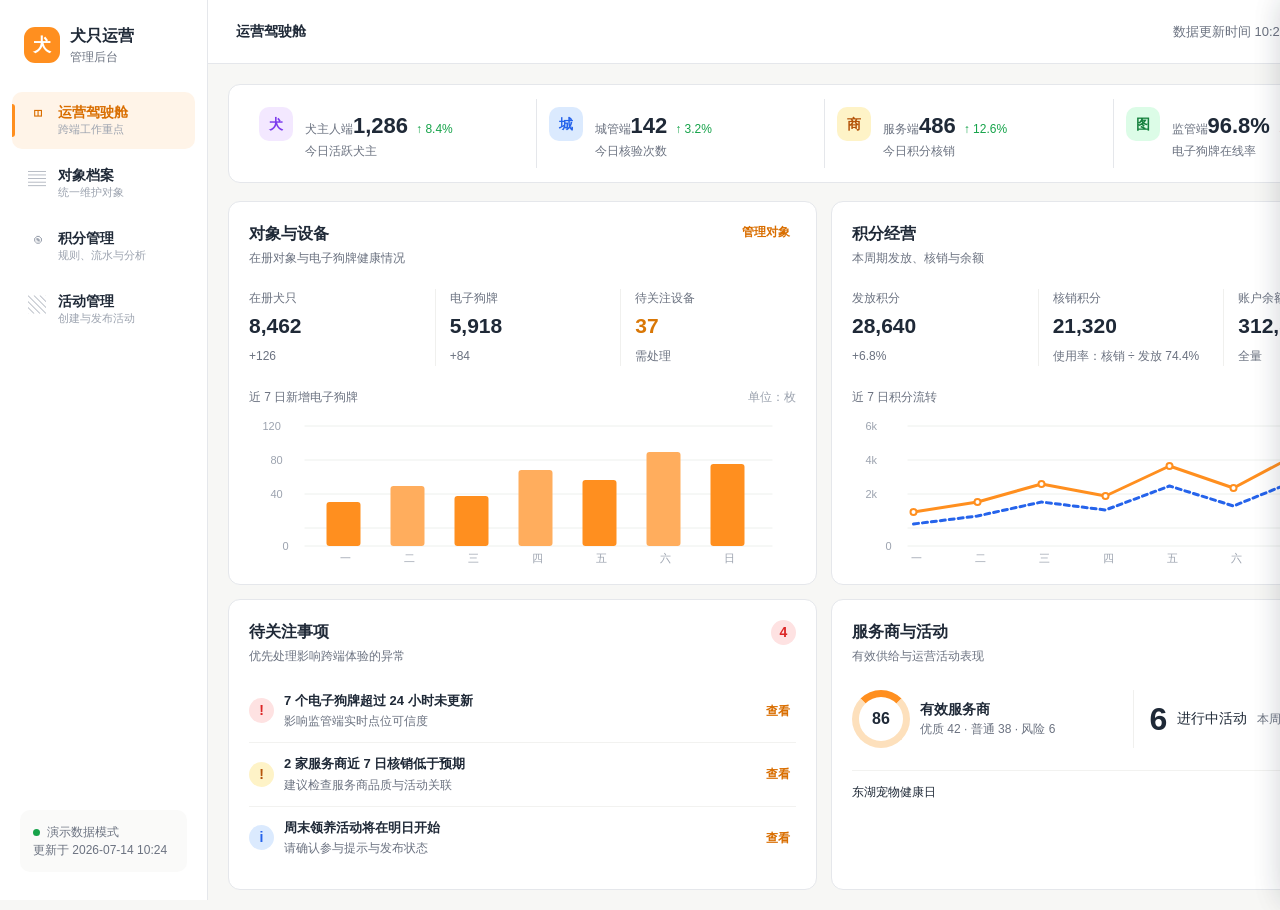
<file: 01_项目PRD及开发/05_运营后台端一期原型_v1.0.html>
<!doctype html>
<html lang="zh-CN">
<head>
  <meta charset="UTF-8">
  <meta name="viewport" content="width=device-width, initial-scale=1.0">
  <title>犬只运营管理后台 · 一期原型</title>
  <link rel="stylesheet" href="05_运营后台端一期原型_v1.0_assets/styles.css">
  <link rel="stylesheet" href="05_运营后台端一期原型_v1.0_assets/dashboard-refinement.css">
</head>
<body>
  <div class="app-shell">
    <aside class="sidebar">
      <div class="brand"><span class="brand-mark">犬</span><div><strong>犬只运营</strong><small>管理后台</small></div></div>
      <nav class="nav" aria-label="主导航">
        <button class="nav-item active" data-page="dashboard"><span>◫</span><b>运营驾驶舱</b><small>跨端工作重点</small></button>
        <button class="nav-item" data-page="archive"><span>▤</span><b>对象档案</b><small>统一维护对象</small></button>
        <button class="nav-item" data-page="points"><span>◉</span><b>积分管理</b><small>规则、流水与分析</small></button>
        <button class="nav-item" data-page="activities"><span>▧</span><b>活动管理</b><small>创建与发布活动</small></button>
      </nav>
      <div class="sidebar-note"><span class="dot"></span> 演示数据模式<br><small>更新于 2026-07-14 10:24</small></div>
    </aside>
    <main class="main">
      <header class="topbar"><div id="crumb">运营驾驶舱</div><div class="topbar-right"><span class="data-time">数据更新时间 10:24</span><span class="admin-avatar">超</span><strong>超级管理员</strong></div></header>

      <section class="page active" id="page-dashboard">
        <section class="pulse-strip" aria-label="跨端运营关键指标"><div class="pulse-grid">
          <article><span class="pulse-icon owner">犬</span><div><small>犬主人端</small><strong>1,286</strong><em class="up">↑ 8.4%</em></div><p>今日活跃犬主</p></article>
          <article><span class="pulse-icon officer">城</span><div><small>城管端</small><strong>142</strong><em class="up">↑ 3.2%</em></div><p>今日核验次数</p></article>
          <article><span class="pulse-icon service">商</span><div><small>服务端</small><strong>486</strong><em class="up">↑ 12.6%</em></div><p>今日积分核销</p></article>
          <article><span class="pulse-icon map">图</span><div><small>监管端</small><strong>96.8%</strong><em class="down">↓ 1.1%</em></div><p>电子狗牌在线率</p></article>
        </div></section>
        <div class="dashboard-grid">
          <section class="panel chart-panel"><div class="panel-title"><div><h2>对象与设备</h2><p>在册对象与电子狗牌健康情况</p></div><button class="text-btn" data-go="archive">管理对象</button></div><div class="number-row"><div><small>在册犬只</small><strong>8,462</strong><span class="up">+126</span></div><div><small>电子狗牌</small><strong>5,918</strong><span class="up">+84</span></div><div><small>待关注设备</small><strong class="warning-text">37</strong><span>需处理</span></div></div><div class="chart-caption"><span>近 7 日新增电子狗牌</span><b>单位：枚</b></div><div class="chart-canvas bar-chart"><svg viewBox="0 0 520 150" role="img" aria-label="近七日新增电子狗牌柱状图"><g class="chart-grid"><path d="M42 12H510M42 46H510M42 80H510M42 114H510M42 132H510"/></g><g class="chart-y"><text x="0" y="16">120</text><text x="8" y="50">80</text><text x="8" y="84">40</text><text x="20" y="136">0</text></g><g class="chart-bars"><rect x="64" y="88" width="34" height="44" rx="3"/><rect x="128" y="72" width="34" height="60" rx="3"/><rect x="192" y="82" width="34" height="50" rx="3"/><rect x="256" y="56" width="34" height="76" rx="3"/><rect x="320" y="66" width="34" height="66" rx="3"/><rect x="384" y="38" width="34" height="94" rx="3"/><rect x="448" y="50" width="34" height="82" rx="3"/></g><g class="chart-x"><text x="77" y="148">一</text><text x="141" y="148">二</text><text x="205" y="148">三</text><text x="269" y="148">四</text><text x="333" y="148">五</text><text x="397" y="148">六</text><text x="461" y="148">日</text></g></svg></div></section>
          <section class="panel chart-panel"><div class="panel-title"><div><h2>积分经营</h2><p>本周期发放、核销与余额</p></div><button class="text-btn" data-go="points">查看分析</button></div><div class="number-row"><div><small>发放积分</small><strong>28,640</strong><span class="up">+6.8%</span></div><div><small>核销积分</small><strong>21,320</strong><span>使用率：核销 ÷ 发放 74.4%</span></div><div><small>账户余额</small><strong>312,860</strong><span>全量</span></div></div><div class="chart-caption"><span>近 7 日积分流转</span><div class="chart-legend"><span><i class="orange-line"></i>发放</span><span><i class="blue-line"></i>核销</span></div></div><div class="chart-canvas line-chart"><svg viewBox="0 0 520 150" role="img" aria-label="近七日积分发放与核销折线图"><g class="chart-grid"><path d="M42 12H510M42 46H510M42 80H510M42 114H510M42 132H510"/></g><g class="chart-y"><text x="0" y="16">6k</text><text x="0" y="50">4k</text><text x="0" y="84">2k</text><text x="20" y="136">0</text></g><path class="series grant" d="M48 98 L112 88 L176 70 L240 82 L304 52 L368 74 L432 40 L496 32"/><path class="series redeem" d="M48 110 L112 102 L176 88 L240 96 L304 72 L368 92 L432 66 L496 60"/><g class="chart-points grant"><circle cx="48" cy="98" r="3"/><circle cx="112" cy="88" r="3"/><circle cx="176" cy="70" r="3"/><circle cx="240" cy="82" r="3"/><circle cx="304" cy="52" r="3"/><circle cx="368" cy="74" r="3"/><circle cx="432" cy="40" r="3"/><circle cx="496" cy="32" r="3"/></g><g class="chart-x"><text x="45" y="148">一</text><text x="109" y="148">二</text><text x="173" y="148">三</text><text x="237" y="148">四</text><text x="301" y="148">五</text><text x="365" y="148">六</text><text x="429" y="148">日</text></g></svg></div></section>
          <section class="panel watch-panel"><div class="panel-title"><div><h2>待关注事项</h2><p>优先处理影响跨端体验的异常</p></div><span class="count-badge">4</span></div><ul class="watch-list"><li><span class="risk-icon danger">!</span><div><b>7 个电子狗牌超过 24 小时未更新</b><small>影响监管端实时点位可信度</small></div><button data-go="archive">查看</button></li><li><span class="risk-icon warning">!</span><div><b>2 家服务商近 7 日核销低于预期</b><small>建议检查服务商品质与活动关联</small></div><button data-go="archive">查看</button></li><li><span class="risk-icon info">i</span><div><b>周末领养活动将在明日开始</b><small>请确认参与提示与发布状态</small></div><button data-go="activities">查看</button></li></ul></section>
          <section class="panel activity-mini"><div class="panel-title"><div><h2>服务商与活动</h2><p>有效供给与运营活动表现</p></div><button class="text-btn" data-go="activities">管理活动</button></div><div class="split-stat"><div><span class="ring">86</span><p><b>有效服务商</b><small>优质 42 · 普通 38 · 风险 6</small></p></div><div><strong>6</strong><p>进行中活动</p><small>本周已触达 1,284 名犬主</small></div></div><div class="mini-list"><span>东湖宠物健康日 <em class="tag success">已上线</em></span></div></section>
        </div>
      </section>

      <section class="page" id="page-archive">
        <div class="page-head"><div><h1>对象档案</h1></div><button class="btn primary" id="newObject">＋ 新增对象</button></div>
        <section class="workspace panel"><div class="tabs" id="archiveTabs"><button class="tab active" data-type="dogs">犬只与犬主人 <span>8,462</span></button><button class="tab" data-type="officers">城管队员 <span>246</span></button><button class="tab" data-type="services">服务商 <span>86</span></button><button class="tab" data-type="areas">地图区域 <span>54</span></button></div><div class="filter-row"><label class="search"><span>⌕</span><input id="archiveSearch" placeholder="搜索名称、编号、手机号或地址"></label><select id="archiveStatus"><option value="all">全部状态</option><option value="active">有效 / 已上线</option><option value="deleted">已删除 / 已下线</option></select><button class="btn secondary small" id="archiveReset">重置</button></div><div class="table-wrap"><table><thead id="archiveHead"></thead><tbody id="archiveBody"></tbody></table></div><div class="table-foot"><span id="archiveCount"></span><span>点击任一记录查看详情</span></div></section>
        <button class="history-fab" data-history="archive"><span>◷</span> 操作历史</button>
      </section>

      <section class="page" id="page-points">
        <div class="page-head"><div><h1>积分管理</h1></div><button class="btn primary" id="adjustPoints">＋ 人工调整积分</button></div>
        <section class="points-summary"><article><small>本周期发放</small><strong>28,640</strong><span class="up">↑ 6.8%</span></article><article><small>本周期核销</small><strong>21,320</strong><span class="up">↑ 12.6%</span></article><article><small>积分使用率</small><strong>74.4%</strong><span>核销 ÷ 发放</span></article><article><small>待处理调整</small><strong class="warning-text">3</strong><span>需要原因复核</span></article></section>
        <section class="workspace panel"><div class="tabs" id="pointsTabs"><button class="tab active" data-point-tab="rules">积分规则 <span>8</span></button><button class="tab" data-point-tab="records">积分流水 <span>12,684</span></button><button class="tab" data-point-tab="analysis">经营分析</button></div><div id="pointsContent"></div></section>
        <button class="history-fab" data-history="points"><span>◷</span> 操作历史</button>
      </section>

      <section class="page" id="page-activities">
        <div class="page-head"><div><h1>活动管理</h1></div><button class="btn primary" id="newActivity">＋ 新建活动</button></div>
        <section class="workspace panel"><div class="filter-row"><label class="search"><span>⌕</span><input id="activitySearch" placeholder="搜索活动名称或举办地点"></label><select id="activityStatus"><option value="all">全部状态</option><option value="live">已上线</option><option value="draft">草稿</option><option value="offline">已下线 / 已结束</option></select><button class="btn secondary small" id="activityReset">重置</button></div><div class="table-wrap"><table><thead><tr><th>活动名称</th><th>状态</th><th>活动时间</th><th>举办地点</th><th>关联对象</th><th>更新时间</th><th></th></tr></thead><tbody id="activityBody"></tbody></table></div><div class="table-foot"><span>共 6 条活动</span><span>草稿与下线活动不向其他端默认展示</span></div></section>
      </section>
    </main>
  </div>

  <aside class="drawer" id="detailDrawer" aria-hidden="true"><div class="drawer-head"><div><p id="drawerKicker">对象详情</p><h2 id="drawerTitle"></h2></div><button class="icon-btn" data-close="detailDrawer">×</button></div><div class="drawer-body" id="drawerBody"></div><div class="drawer-foot" id="drawerFoot"></div></aside>
  <aside class="history-panel" id="historyPanel" aria-hidden="true"><div class="drawer-head"><div><p>不可修改</p><h2>操作历史</h2></div><button class="icon-btn" data-close="historyPanel">×</button></div><div class="history-filter"><select><option>全部操作</option><option>新增与编辑</option><option>删除与下线</option><option>积分调整</option></select><select><option>最近 30 天</option><option>最近 7 天</option></select></div><div class="history-list" id="historyList"></div></aside>
  <div class="scrim" id="scrim"></div>
  <div class="modal" id="formModal" aria-hidden="true"><div class="modal-card"><div class="modal-head"><div><p id="modalKicker">新增记录</p><h2 id="modalTitle"></h2></div><button class="icon-btn" data-close="formModal">×</button></div><form id="modalForm" class="form-grid"></form><div class="modal-foot"><button class="btn secondary" data-close="formModal" type="button">取消</button><button class="btn primary" id="modalSave" type="submit" form="modalForm">保存</button></div></div></div>
  <div class="toast" id="toast"></div>
  <script src="05_运营后台端一期原型_v1.0_assets/app.js"></script>
  <script src="05_运营后台端一期原型_v1.0_assets/analysis-refinement.js"></script>
  <script src="05_运营后台端一期原型_v1.0_assets/archive-refinement.js"></script>
</body>
</html>
</file>
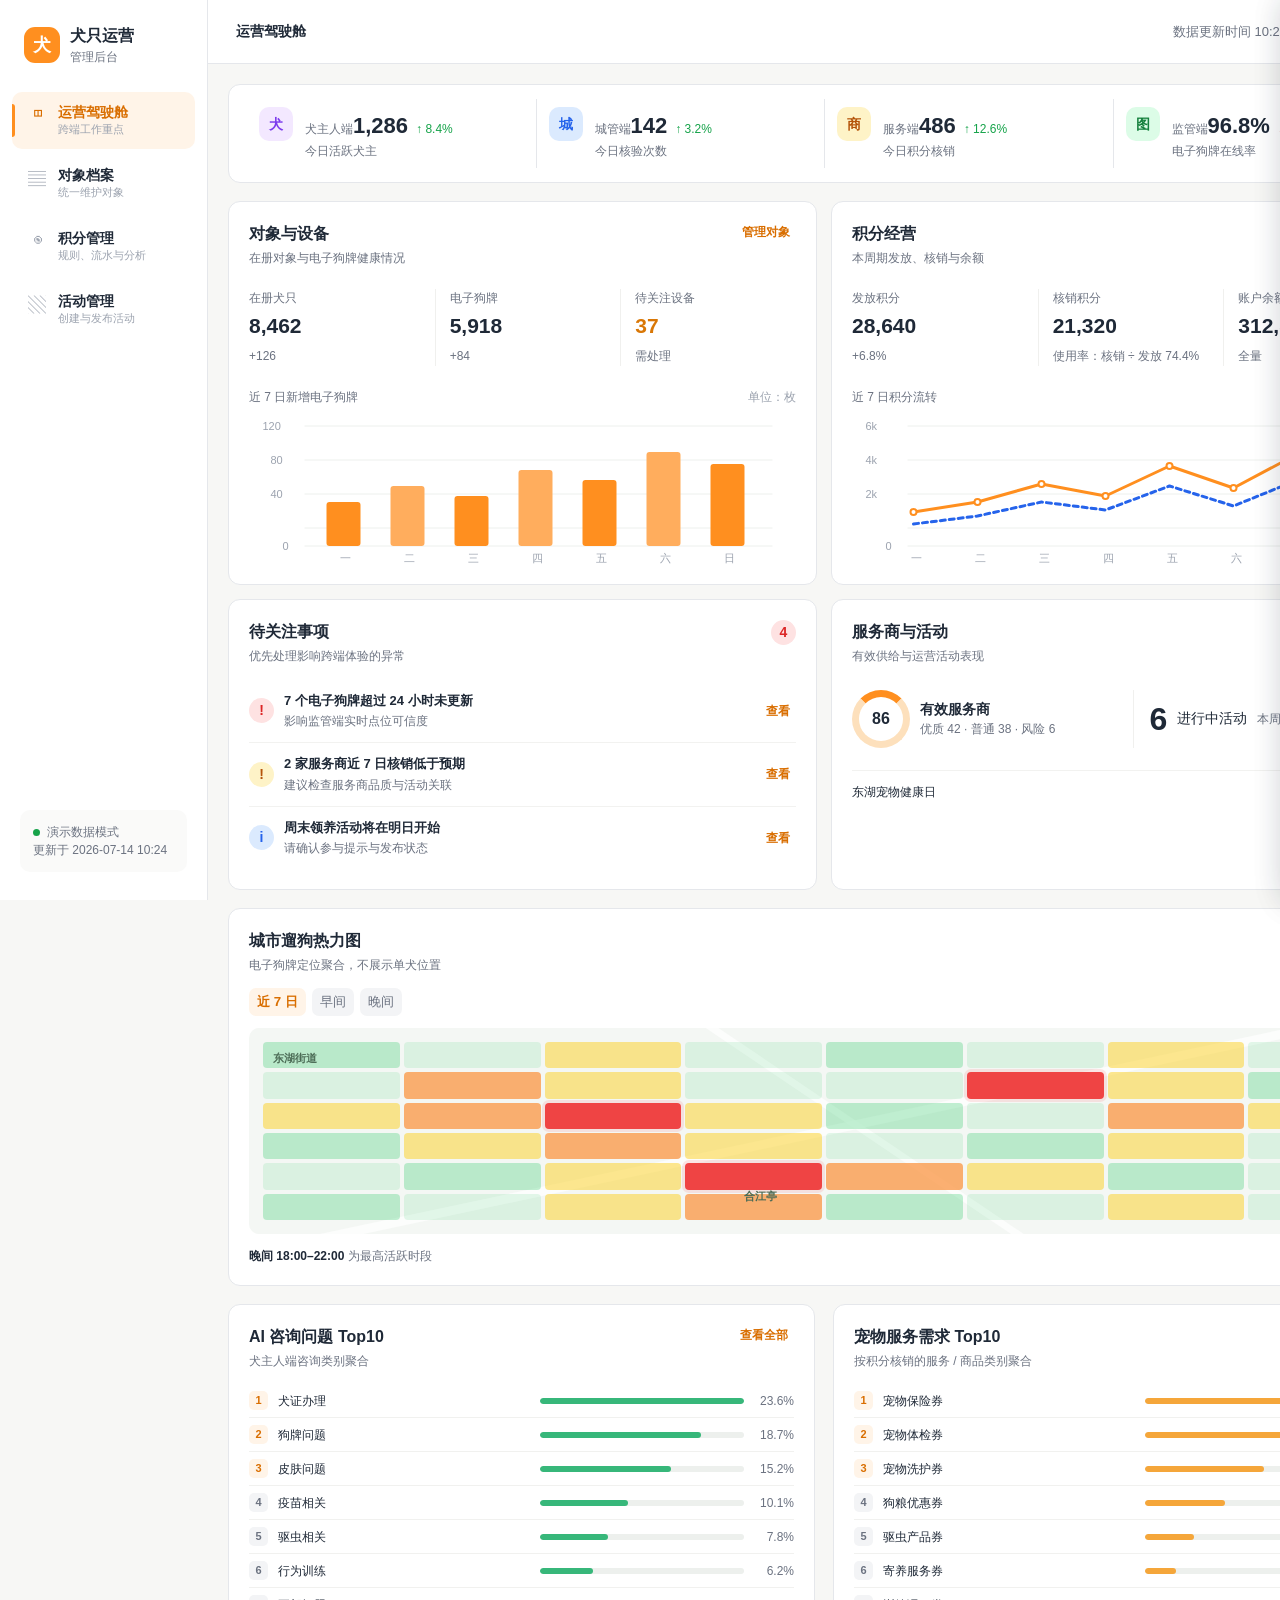
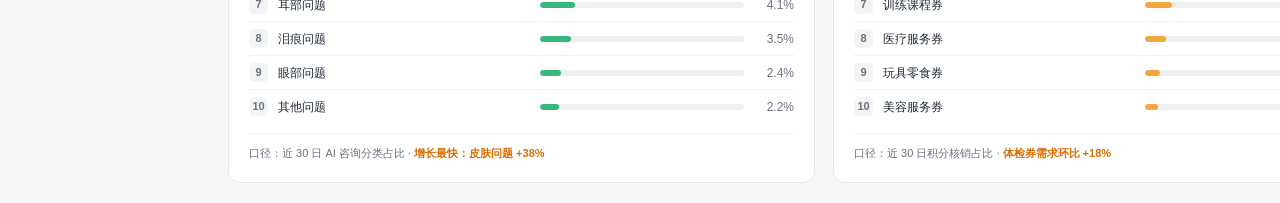
<file: 01_项目PRD及开发/05_运营后台端一期原型_v1.1.html>
<!doctype html>
<html lang="zh-CN">
<head>
  <meta charset="UTF-8">
  <meta name="viewport" content="width=device-width, initial-scale=1.0">
  <title>犬只运营管理后台 · 一期原型</title>
  <link rel="stylesheet" href="05_运营后台端一期原型_v1.1_assets/styles.css">
  <link rel="stylesheet" href="05_运营后台端一期原型_v1.1_assets/dashboard-refinement.css">
  <link rel="stylesheet" href="05_运营后台端一期原型_v1.1_assets/dashboard-insights.css">
</head>
<body>
  <div class="app-shell">
    <aside class="sidebar">
      <div class="brand"><span class="brand-mark">犬</span><div><strong>犬只运营</strong><small>管理后台</small></div></div>
      <nav class="nav" aria-label="主导航">
        <button class="nav-item active" data-page="dashboard"><span>◫</span><b>运营驾驶舱</b><small>跨端工作重点</small></button>
        <button class="nav-item" data-page="archive"><span>▤</span><b>对象档案</b><small>统一维护对象</small></button>
        <button class="nav-item" data-page="points"><span>◉</span><b>积分管理</b><small>规则、流水与分析</small></button>
        <button class="nav-item" data-page="activities"><span>▧</span><b>活动管理</b><small>创建与发布活动</small></button>
      </nav>
      <div class="sidebar-note"><span class="dot"></span> 演示数据模式<br><small>更新于 2026-07-14 10:24</small></div>
    </aside>
    <main class="main">
      <header class="topbar"><div id="crumb">运营驾驶舱</div><div class="topbar-right"><span class="data-time">数据更新时间 10:24</span><span class="admin-avatar">超</span><strong>超级管理员</strong></div></header>

      <section class="page active" id="page-dashboard">
        <section class="pulse-strip" aria-label="跨端运营关键指标"><div class="pulse-grid">
          <article><span class="pulse-icon owner">犬</span><div><small>犬主人端</small><strong>1,286</strong><em class="up">↑ 8.4%</em></div><p>今日活跃犬主</p></article>
          <article><span class="pulse-icon officer">城</span><div><small>城管端</small><strong>142</strong><em class="up">↑ 3.2%</em></div><p>今日核验次数</p></article>
          <article><span class="pulse-icon service">商</span><div><small>服务端</small><strong>486</strong><em class="up">↑ 12.6%</em></div><p>今日积分核销</p></article>
          <article><span class="pulse-icon map">图</span><div><small>监管端</small><strong>96.8%</strong><em class="down">↓ 1.1%</em></div><p>电子狗牌在线率</p></article>
        </div></section>
        <div class="dashboard-grid">
          <section class="panel chart-panel"><div class="panel-title"><div><h2>对象与设备</h2><p>在册对象与电子狗牌健康情况</p></div><button class="text-btn" data-go="archive">管理对象</button></div><div class="number-row"><div><small>在册犬只</small><strong>8,462</strong><span class="up">+126</span></div><div><small>电子狗牌</small><strong>5,918</strong><span class="up">+84</span></div><div><small>待关注设备</small><strong class="warning-text">37</strong><span>需处理</span></div></div><div class="chart-caption"><span>近 7 日新增电子狗牌</span><b>单位：枚</b></div><div class="chart-canvas bar-chart"><svg viewBox="0 0 520 150" role="img" aria-label="近七日新增电子狗牌柱状图"><g class="chart-grid"><path d="M42 12H510M42 46H510M42 80H510M42 114H510M42 132H510"/></g><g class="chart-y"><text x="0" y="16">120</text><text x="8" y="50">80</text><text x="8" y="84">40</text><text x="20" y="136">0</text></g><g class="chart-bars"><rect x="64" y="88" width="34" height="44" rx="3"/><rect x="128" y="72" width="34" height="60" rx="3"/><rect x="192" y="82" width="34" height="50" rx="3"/><rect x="256" y="56" width="34" height="76" rx="3"/><rect x="320" y="66" width="34" height="66" rx="3"/><rect x="384" y="38" width="34" height="94" rx="3"/><rect x="448" y="50" width="34" height="82" rx="3"/></g><g class="chart-x"><text x="77" y="148">一</text><text x="141" y="148">二</text><text x="205" y="148">三</text><text x="269" y="148">四</text><text x="333" y="148">五</text><text x="397" y="148">六</text><text x="461" y="148">日</text></g></svg></div></section>
          <section class="panel chart-panel"><div class="panel-title"><div><h2>积分经营</h2><p>本周期发放、核销与余额</p></div><button class="text-btn" data-go="points">查看分析</button></div><div class="number-row"><div><small>发放积分</small><strong>28,640</strong><span class="up">+6.8%</span></div><div><small>核销积分</small><strong>21,320</strong><span>使用率：核销 ÷ 发放 74.4%</span></div><div><small>账户余额</small><strong>312,860</strong><span>全量</span></div></div><div class="chart-caption"><span>近 7 日积分流转</span><div class="chart-legend"><span><i class="orange-line"></i>发放</span><span><i class="blue-line"></i>核销</span></div></div><div class="chart-canvas line-chart"><svg viewBox="0 0 520 150" role="img" aria-label="近七日积分发放与核销折线图"><g class="chart-grid"><path d="M42 12H510M42 46H510M42 80H510M42 114H510M42 132H510"/></g><g class="chart-y"><text x="0" y="16">6k</text><text x="0" y="50">4k</text><text x="0" y="84">2k</text><text x="20" y="136">0</text></g><path class="series grant" d="M48 98 L112 88 L176 70 L240 82 L304 52 L368 74 L432 40 L496 32"/><path class="series redeem" d="M48 110 L112 102 L176 88 L240 96 L304 72 L368 92 L432 66 L496 60"/><g class="chart-points grant"><circle cx="48" cy="98" r="3"/><circle cx="112" cy="88" r="3"/><circle cx="176" cy="70" r="3"/><circle cx="240" cy="82" r="3"/><circle cx="304" cy="52" r="3"/><circle cx="368" cy="74" r="3"/><circle cx="432" cy="40" r="3"/><circle cx="496" cy="32" r="3"/></g><g class="chart-x"><text x="45" y="148">一</text><text x="109" y="148">二</text><text x="173" y="148">三</text><text x="237" y="148">四</text><text x="301" y="148">五</text><text x="365" y="148">六</text><text x="429" y="148">日</text></g></svg></div></section>
          <section class="panel watch-panel"><div class="panel-title"><div><h2>待关注事项</h2><p>优先处理影响跨端体验的异常</p></div><span class="count-badge">4</span></div><ul class="watch-list"><li><span class="risk-icon danger">!</span><div><b>7 个电子狗牌超过 24 小时未更新</b><small>影响监管端实时点位可信度</small></div><button data-go="archive">查看</button></li><li><span class="risk-icon warning">!</span><div><b>2 家服务商近 7 日核销低于预期</b><small>建议检查服务商品质与活动关联</small></div><button data-go="archive">查看</button></li><li><span class="risk-icon info">i</span><div><b>周末领养活动将在明日开始</b><small>请确认参与提示与发布状态</small></div><button data-go="activities">查看</button></li></ul></section>
          <section class="panel activity-mini"><div class="panel-title"><div><h2>服务商与活动</h2><p>有效供给与运营活动表现</p></div><button class="text-btn" data-go="activities">管理活动</button></div><div class="split-stat"><div><span class="ring">86</span><p><b>有效服务商</b><small>优质 42 · 普通 38 · 风险 6</small></p></div><div><strong>6</strong><p>进行中活动</p><small>本周已触达 1,284 名犬主</small></div></div><div class="mini-list"><span>东湖宠物健康日 <em class="tag success">已上线</em></span></div></section>
        </div>
        <div class="dashboard-insight-grid" aria-label="运营洞察">
          <section class="panel insight-panel"><div class="panel-title"><div><h2>城市遛狗热力图</h2><p>电子狗牌定位聚合，不展示单犬位置</p></div><span class="tag info">近 7 日</span></div><div class="heat-toolbar"><button class="heat-period active">近 7 日</button><button class="heat-period">早间</button><button class="heat-period">晚间</button></div><div class="heatmap" role="img" aria-label="按区域汇总的城市遛狗热力图"><i class="heat-cell low"></i><i class="heat-cell"></i><i class="heat-cell mid"></i><i class="heat-cell"></i><i class="heat-cell low"></i><i class="heat-cell"></i><i class="heat-cell mid"></i><i class="heat-cell"></i><i class="heat-cell"></i><i class="heat-cell high"></i><i class="heat-cell mid"></i><i class="heat-cell"></i><i class="heat-cell"></i><i class="heat-cell peak"></i><i class="heat-cell mid"></i><i class="heat-cell low"></i><i class="heat-cell mid"></i><i class="heat-cell high"></i><i class="heat-cell peak"></i><i class="heat-cell mid"></i><i class="heat-cell low"></i><i class="heat-cell"></i><i class="heat-cell high"></i><i class="heat-cell mid"></i><i class="heat-cell low"></i><i class="heat-cell mid"></i><i class="heat-cell high"></i><i class="heat-cell mid"></i><i class="heat-cell"></i><i class="heat-cell low"></i><i class="heat-cell mid"></i><i class="heat-cell"></i><i class="heat-cell"></i><i class="heat-cell low"></i><i class="heat-cell mid"></i><i class="heat-cell peak"></i><i class="heat-cell high"></i><i class="heat-cell mid"></i><i class="heat-cell low"></i><i class="heat-cell"></i><i class="heat-cell low"></i><i class="heat-cell"></i><i class="heat-cell mid"></i><i class="heat-cell high"></i><i class="heat-cell low"></i><i class="heat-cell"></i><i class="heat-cell mid"></i><i class="heat-cell"></i><span class="heat-label a">东湖街道</span><span class="heat-label b">春熙路</span><span class="heat-label c">合江亭</span></div><div class="heat-summary"><span id="heatSummary"><b>晚间 18:00–22:00</b> 为最高活跃时段</span><span class="density-legend"><i></i>低 → 高</span></div></section>
          <section class="panel insight-panel"><div class="panel-title"><div><h2>AI 咨询问题 Top10</h2><p>犬主人端咨询类别聚合</p></div><button class="text-btn">查看全部</button></div><ol class="rank-list"><li><span class="rank-no">1</span><span class="rank-name">犬证办理</span><span class="rank-bar"><i style="width:100%"></i></span><span class="rank-value">23.6%</span></li><li><span class="rank-no">2</span><span class="rank-name">狗牌问题</span><span class="rank-bar"><i style="width:79%"></i></span><span class="rank-value">18.7%</span></li><li><span class="rank-no">3</span><span class="rank-name">皮肤问题</span><span class="rank-bar"><i style="width:64%"></i></span><span class="rank-value">15.2%</span></li><li><span class="rank-no">4</span><span class="rank-name">疫苗相关</span><span class="rank-bar"><i style="width:43%"></i></span><span class="rank-value">10.1%</span></li><li><span class="rank-no">5</span><span class="rank-name">驱虫相关</span><span class="rank-bar"><i style="width:33%"></i></span><span class="rank-value">7.8%</span></li><li><span class="rank-no">6</span><span class="rank-name">行为训练</span><span class="rank-bar"><i style="width:26%"></i></span><span class="rank-value">6.2%</span></li><li><span class="rank-no">7</span><span class="rank-name">耳部问题</span><span class="rank-bar"><i style="width:17%"></i></span><span class="rank-value">4.1%</span></li><li><span class="rank-no">8</span><span class="rank-name">泪痕问题</span><span class="rank-bar"><i style="width:15%"></i></span><span class="rank-value">3.5%</span></li><li><span class="rank-no">9</span><span class="rank-name">眼部问题</span><span class="rank-bar"><i style="width:10%"></i></span><span class="rank-value">2.4%</span></li><li><span class="rank-no">10</span><span class="rank-name">其他问题</span><span class="rank-bar"><i style="width:9%"></i></span><span class="rank-value">2.2%</span></li></ol><div class="rank-foot">口径：近 30 日 AI 咨询分类占比 · <b>增长最快：皮肤问题 +38%</b></div></section>
          <section class="panel insight-panel"><div class="panel-title"><div><h2>宠物服务需求 Top10</h2><p>按积分核销的服务 / 商品类别聚合</p></div><button class="text-btn" data-go="points">查看分析</button></div><ol class="rank-list service-rank"><li><span class="rank-no">1</span><span class="rank-name">宠物保险券</span><span class="rank-bar"><i style="width:100%"></i></span><span class="rank-value">28.7%</span></li><li><span class="rank-no">2</span><span class="rank-name">宠物体检券</span><span class="rank-bar"><i style="width:69%"></i></span><span class="rank-value">19.8%</span></li><li><span class="rank-no">3</span><span class="rank-name">宠物洗护券</span><span class="rank-bar"><i style="width:58%"></i></span><span class="rank-value">16.5%</span></li><li><span class="rank-no">4</span><span class="rank-name">狗粮优惠券</span><span class="rank-bar"><i style="width:39%"></i></span><span class="rank-value">11.2%</span></li><li><span class="rank-no">5</span><span class="rank-name">驱虫产品券</span><span class="rank-bar"><i style="width:24%"></i></span><span class="rank-value">6.8%</span></li><li><span class="rank-no">6</span><span class="rank-name">寄养服务券</span><span class="rank-bar"><i style="width:15%"></i></span><span class="rank-value">4.2%</span></li><li><span class="rank-no">7</span><span class="rank-name">训练课程券</span><span class="rank-bar"><i style="width:13%"></i></span><span class="rank-value">3.6%</span></li><li><span class="rank-no">8</span><span class="rank-name">医疗服务券</span><span class="rank-bar"><i style="width:10%"></i></span><span class="rank-value">2.9%</span></li><li><span class="rank-no">9</span><span class="rank-name">玩具零食券</span><span class="rank-bar"><i style="width:7%"></i></span><span class="rank-value">2.1%</span></li><li><span class="rank-no">10</span><span class="rank-name">美容服务券</span><span class="rank-bar"><i style="width:6%"></i></span><span class="rank-value">1.8%</span></li></ol><div class="rank-foot">口径：近 30 日积分核销占比 · <b>体检券需求环比 +18%</b></div></section>
        </div>
      </section>

      <section class="page" id="page-archive">
        <div class="page-head"><div><h1>对象档案</h1></div><button class="btn primary" id="newObject">＋ 新增对象</button></div>
        <section class="workspace panel"><div class="tabs" id="archiveTabs"><button class="tab active" data-type="dogs">犬只与犬主人 <span>8,462</span></button><button class="tab" data-type="officers">城管队员 <span>246</span></button><button class="tab" data-type="services">服务商 <span>86</span></button><button class="tab" data-type="areas">地图区域 <span>54</span></button></div><div class="filter-row"><label class="search"><span>⌕</span><input id="archiveSearch" placeholder="搜索名称、编号、手机号或地址"></label><select id="archiveStatus"><option value="all">全部状态</option><option value="active">有效 / 已上线</option><option value="deleted">已删除 / 已下线</option></select><button class="btn secondary small" id="archiveReset">重置</button></div><div class="table-wrap"><table><thead id="archiveHead"></thead><tbody id="archiveBody"></tbody></table></div><div class="table-foot"><span id="archiveCount"></span><span>点击任一记录查看详情</span></div></section>
        <button class="history-fab" data-history="archive"><span>◷</span> 操作历史</button>
      </section>

      <section class="page" id="page-points">
        <div class="page-head"><div><h1>积分管理</h1></div><button class="btn primary" id="adjustPoints">＋ 人工调整积分</button></div>
        <section class="points-summary"><article><small>本周期发放</small><strong>28,640</strong><span class="up">↑ 6.8%</span></article><article><small>本周期核销</small><strong>21,320</strong><span class="up">↑ 12.6%</span></article><article><small>积分使用率</small><strong>74.4%</strong><span>核销 ÷ 发放</span></article><article><small>待处理调整</small><strong class="warning-text">3</strong><span>需要原因复核</span></article></section>
        <section class="workspace panel"><div class="tabs" id="pointsTabs"><button class="tab active" data-point-tab="rules">积分规则 <span>8</span></button><button class="tab" data-point-tab="records">积分流水 <span>12,684</span></button><button class="tab" data-point-tab="analysis">经营分析</button></div><div id="pointsContent"></div></section>
        <button class="history-fab" data-history="points"><span>◷</span> 操作历史</button>
      </section>

      <section class="page" id="page-activities">
        <div class="page-head"><div><h1>活动管理</h1></div><button class="btn primary" id="newActivity">＋ 新建活动</button></div>
        <section class="workspace panel"><div class="filter-row"><label class="search"><span>⌕</span><input id="activitySearch" placeholder="搜索活动名称或举办地点"></label><select id="activityStatus"><option value="all">全部状态</option><option value="live">已上线</option><option value="draft">草稿</option><option value="offline">已下线 / 已结束</option></select><button class="btn secondary small" id="activityReset">重置</button></div><div class="table-wrap"><table><thead><tr><th>活动名称</th><th>状态</th><th>活动时间</th><th>举办地点</th><th>关联对象</th><th>更新时间</th><th></th></tr></thead><tbody id="activityBody"></tbody></table></div><div class="table-foot"><span>共 6 条活动</span><span>草稿与下线活动不向其他端默认展示</span></div></section>
      </section>
    </main>
  </div>

  <aside class="drawer" id="detailDrawer" aria-hidden="true"><div class="drawer-head"><div><p id="drawerKicker">对象详情</p><h2 id="drawerTitle"></h2></div><button class="icon-btn" data-close="detailDrawer">×</button></div><div class="drawer-body" id="drawerBody"></div><div class="drawer-foot" id="drawerFoot"></div></aside>
  <aside class="history-panel" id="historyPanel" aria-hidden="true"><div class="drawer-head"><div><p>不可修改</p><h2>操作历史</h2></div><button class="icon-btn" data-close="historyPanel">×</button></div><div class="history-filter"><select><option>全部操作</option><option>新增与编辑</option><option>删除与下线</option><option>积分调整</option></select><select><option>最近 30 天</option><option>最近 7 天</option></select></div><div class="history-list" id="historyList"></div></aside>
  <div class="scrim" id="scrim"></div>
  <div class="modal" id="formModal" aria-hidden="true"><div class="modal-card"><div class="modal-head"><div><p id="modalKicker">新增记录</p><h2 id="modalTitle"></h2></div><button class="icon-btn" data-close="formModal">×</button></div><form id="modalForm" class="form-grid"></form><div class="modal-foot"><button class="btn secondary" data-close="formModal" type="button">取消</button><button class="btn primary" id="modalSave" type="submit" form="modalForm">保存</button></div></div></div>
  <div class="toast" id="toast"></div>
  <script src="05_运营后台端一期原型_v1.1_assets/app.js"></script>
  <script src="05_运营后台端一期原型_v1.1_assets/analysis-refinement.js"></script>
  <script src="05_运营后台端一期原型_v1.1_assets/archive-refinement.js"></script>
  <script src="05_运营后台端一期原型_v1.1_assets/dashboard-insights.js"></script>
</body>
</html>
</file>
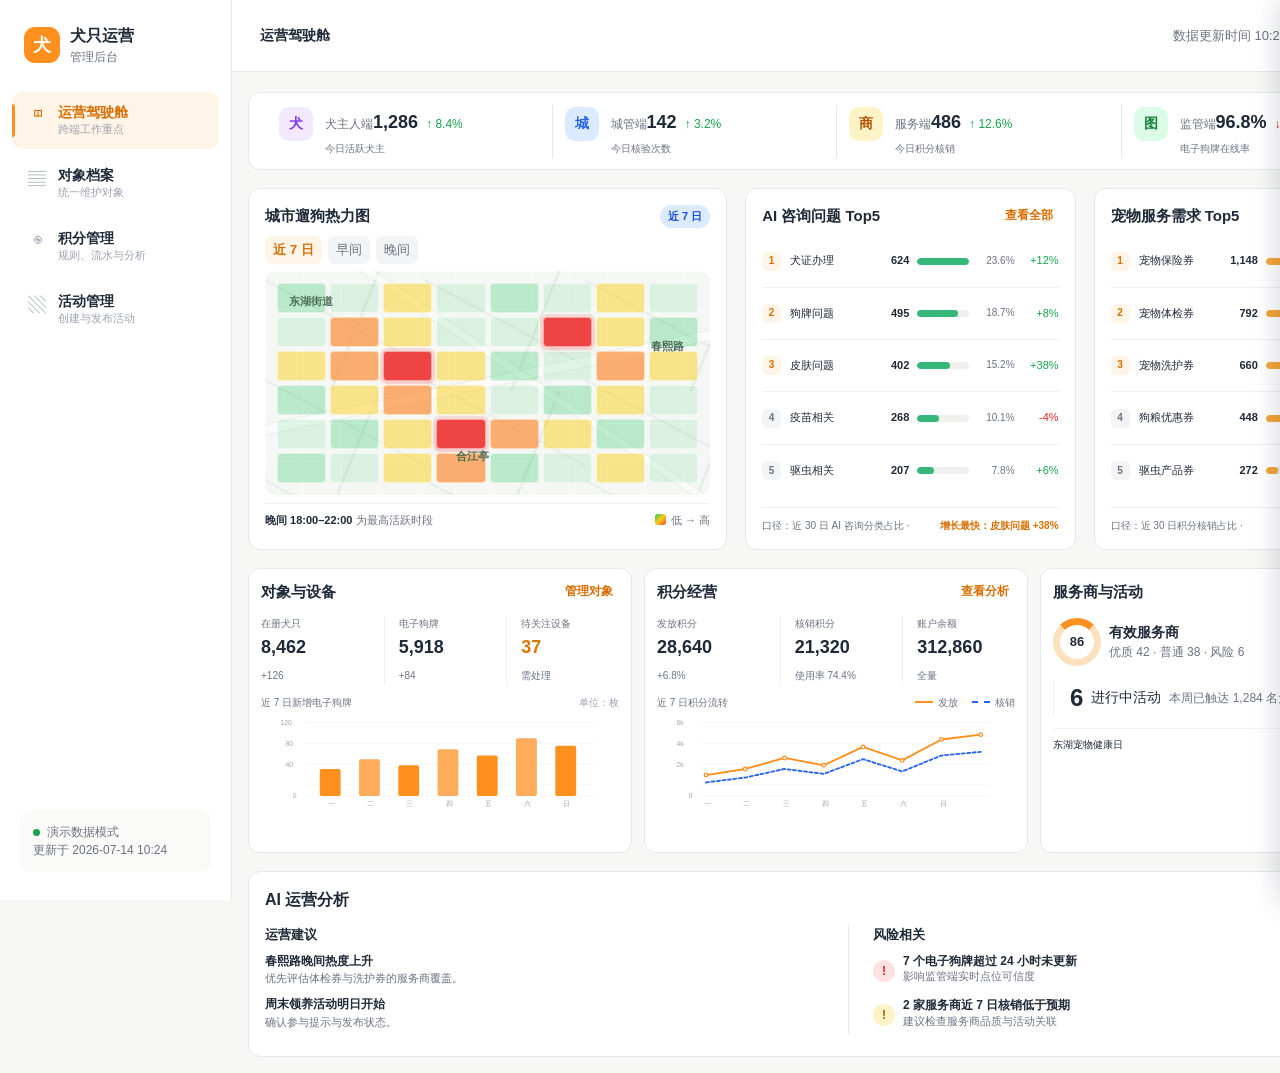
<file: 01_项目PRD及开发/05_运营后台端一期原型_v1.3.html>
<!doctype html>
<html lang="zh-CN">
<head>
  <meta charset="UTF-8">
  <meta name="viewport" content="width=device-width, initial-scale=1.0">
  <title>犬只运营管理后台 · 一期原型</title>
  <link rel="stylesheet" href="05_运营后台端一期原型_v1.3_assets/styles.css">
  <link rel="stylesheet" href="05_运营后台端一期原型_v1.3_assets/dashboard-refinement.css">
  <link rel="stylesheet" href="05_运营后台端一期原型_v1.3_assets/dashboard-insights.css">
  <link rel="stylesheet" href="05_运营后台端一期原型_v1.3_assets/dashboard-layout-reference.css">
  <link rel="stylesheet" href="05_运营后台端一期原型_v1.3_assets/dashboard-v13-polish.css">
</head>
<body>
  <div class="app-shell">
    <aside class="sidebar">
      <div class="brand"><span class="brand-mark">犬</span><div><strong>犬只运营</strong><small>管理后台</small></div></div>
      <nav class="nav" aria-label="主导航">
        <button class="nav-item active" data-page="dashboard"><span>◫</span><b>运营驾驶舱</b><small>跨端工作重点</small></button>
        <button class="nav-item" data-page="archive"><span>▤</span><b>对象档案</b><small>统一维护对象</small></button>
        <button class="nav-item" data-page="points"><span>◉</span><b>积分管理</b><small>规则、流水与分析</small></button>
        <button class="nav-item" data-page="activities"><span>▧</span><b>活动管理</b><small>创建与发布活动</small></button>
      </nav>
      <div class="sidebar-note"><span class="dot"></span> 演示数据模式<br><small>更新于 2026-07-14 10:24</small></div>
    </aside>
    <main class="main">
      <header class="topbar"><div id="crumb">运营驾驶舱</div><div class="topbar-right"><span class="data-time">数据更新时间 10:24</span><span class="admin-avatar">超</span><strong>超级管理员</strong></div></header>

      <section class="page active" id="page-dashboard">
        <section class="pulse-strip" aria-label="跨端运营关键指标"><div class="pulse-grid">
          <article><span class="pulse-icon owner">犬</span><div><small>犬主人端</small><strong>1,286</strong><em class="up">↑ 8.4%</em></div><p>今日活跃犬主</p></article>
          <article><span class="pulse-icon officer">城</span><div><small>城管端</small><strong>142</strong><em class="up">↑ 3.2%</em></div><p>今日核验次数</p></article>
          <article><span class="pulse-icon service">商</span><div><small>服务端</small><strong>486</strong><em class="up">↑ 12.6%</em></div><p>今日积分核销</p></article>
          <article><span class="pulse-icon map">图</span><div><small>监管端</small><strong>96.8%</strong><em class="down">↓ 1.1%</em></div><p>电子狗牌在线率</p></article>
        </div></section>
        <div class="dashboard-grid">
          <section class="panel chart-panel"><div class="panel-title"><div><h2>对象与设备</h2><p>在册对象与电子狗牌健康情况</p></div><button class="text-btn" data-go="archive">管理对象</button></div><div class="number-row"><div><small>在册犬只</small><strong>8,462</strong><span class="up">+126</span></div><div><small>电子狗牌</small><strong>5,918</strong><span class="up">+84</span></div><div><small>待关注设备</small><strong class="warning-text">37</strong><span>需处理</span></div></div><div class="chart-caption"><span>近 7 日新增电子狗牌</span><b>单位：枚</b></div><div class="chart-canvas bar-chart"><svg viewBox="0 0 520 150" role="img" aria-label="近七日新增电子狗牌柱状图"><g class="chart-grid"><path d="M42 12H510M42 46H510M42 80H510M42 114H510M42 132H510"/></g><g class="chart-y"><text x="0" y="16">120</text><text x="8" y="50">80</text><text x="8" y="84">40</text><text x="20" y="136">0</text></g><g class="chart-bars"><rect x="64" y="88" width="34" height="44" rx="3"/><rect x="128" y="72" width="34" height="60" rx="3"/><rect x="192" y="82" width="34" height="50" rx="3"/><rect x="256" y="56" width="34" height="76" rx="3"/><rect x="320" y="66" width="34" height="66" rx="3"/><rect x="384" y="38" width="34" height="94" rx="3"/><rect x="448" y="50" width="34" height="82" rx="3"/></g><g class="chart-x"><text x="77" y="148">一</text><text x="141" y="148">二</text><text x="205" y="148">三</text><text x="269" y="148">四</text><text x="333" y="148">五</text><text x="397" y="148">六</text><text x="461" y="148">日</text></g></svg></div></section>
          <section class="panel chart-panel"><div class="panel-title"><div><h2>积分经营</h2><p>本周期发放、核销与余额</p></div><button class="text-btn" data-go="points">查看分析</button></div><div class="number-row"><div><small>发放积分</small><strong>28,640</strong><span class="up">+6.8%</span></div><div><small>核销积分</small><strong>21,320</strong><span>使用率 74.4%</span></div><div><small>账户余额</small><strong>312,860</strong><span>全量</span></div></div><div class="chart-caption"><span>近 7 日积分流转</span><div class="chart-legend"><span><i class="orange-line"></i>发放</span><span><i class="blue-line"></i>核销</span></div></div><div class="chart-canvas line-chart"><svg viewBox="0 0 520 150" role="img" aria-label="近七日积分发放与核销折线图"><g class="chart-grid"><path d="M42 12H510M42 46H510M42 80H510M42 114H510M42 132H510"/></g><g class="chart-y"><text x="0" y="16">6k</text><text x="0" y="50">4k</text><text x="0" y="84">2k</text><text x="20" y="136">0</text></g><path class="series grant" d="M48 98 L112 88 L176 70 L240 82 L304 52 L368 74 L432 40 L496 32"/><path class="series redeem" d="M48 110 L112 102 L176 88 L240 96 L304 72 L368 92 L432 66 L496 60"/><g class="chart-points grant"><circle cx="48" cy="98" r="3"/><circle cx="112" cy="88" r="3"/><circle cx="176" cy="70" r="3"/><circle cx="240" cy="82" r="3"/><circle cx="304" cy="52" r="3"/><circle cx="368" cy="74" r="3"/><circle cx="432" cy="40" r="3"/><circle cx="496" cy="32" r="3"/></g><g class="chart-x"><text x="45" y="148">一</text><text x="109" y="148">二</text><text x="173" y="148">三</text><text x="237" y="148">四</text><text x="301" y="148">五</text><text x="365" y="148">六</text><text x="429" y="148">日</text></g></svg></div></section>
          <section class="panel activity-mini"><div class="panel-title"><div><h2>服务商与活动</h2><p>有效供给与运营活动表现</p></div><button class="text-btn" data-go="activities">管理活动</button></div><div class="split-stat"><div><span class="ring">86</span><p><b>有效服务商</b><small>优质 42 · 普通 38 · 风险 6</small></p></div><div><strong>6</strong><p>进行中活动</p><small>本周已触达 1,284 名犬主</small></div></div><div class="mini-list"><span>东湖宠物健康日 <em class="tag success">已上线</em></span></div></section>
        </div>
        <div class="dashboard-insight-grid" aria-label="运营洞察">
          <section class="panel insight-panel"><div class="panel-title"><div><h2>城市遛狗热力图</h2></div><span class="tag info">近 7 日</span></div><div class="heat-toolbar"><button class="heat-period active">近 7 日</button><button class="heat-period">早间</button><button class="heat-period">晚间</button></div><div class="heatmap" role="img" aria-label="按区域汇总的城市遛狗热力图"><i class="heat-cell low"></i><i class="heat-cell"></i><i class="heat-cell mid"></i><i class="heat-cell"></i><i class="heat-cell low"></i><i class="heat-cell"></i><i class="heat-cell mid"></i><i class="heat-cell"></i><i class="heat-cell"></i><i class="heat-cell high"></i><i class="heat-cell mid"></i><i class="heat-cell"></i><i class="heat-cell"></i><i class="heat-cell peak"></i><i class="heat-cell mid"></i><i class="heat-cell low"></i><i class="heat-cell mid"></i><i class="heat-cell high"></i><i class="heat-cell peak"></i><i class="heat-cell mid"></i><i class="heat-cell low"></i><i class="heat-cell"></i><i class="heat-cell high"></i><i class="heat-cell mid"></i><i class="heat-cell low"></i><i class="heat-cell mid"></i><i class="heat-cell high"></i><i class="heat-cell mid"></i><i class="heat-cell"></i><i class="heat-cell low"></i><i class="heat-cell mid"></i><i class="heat-cell"></i><i class="heat-cell"></i><i class="heat-cell low"></i><i class="heat-cell mid"></i><i class="heat-cell peak"></i><i class="heat-cell high"></i><i class="heat-cell mid"></i><i class="heat-cell low"></i><i class="heat-cell"></i><i class="heat-cell low"></i><i class="heat-cell"></i><i class="heat-cell mid"></i><i class="heat-cell high"></i><i class="heat-cell low"></i><i class="heat-cell"></i><i class="heat-cell mid"></i><i class="heat-cell"></i><span class="heat-label a">东湖街道</span><span class="heat-label b">春熙路</span><span class="heat-label c">合江亭</span></div><div class="heat-summary"><span id="heatSummary"><b>晚间 18:00–22:00</b> 为最高活跃时段</span><span class="density-legend"><i></i>低 → 高</span></div></section>
          <section class="panel insight-panel"><div class="panel-title"><div><h2>AI 咨询问题 Top5</h2></div><button class="text-btn">查看全部</button></div><ol class="rank-list"><li><span class="rank-no">1</span><span class="rank-name">犬证办理</span><span class="rank-bar"><i style="width:100%"></i></span><span class="rank-value">23.6%</span></li><li><span class="rank-no">2</span><span class="rank-name">狗牌问题</span><span class="rank-bar"><i style="width:79%"></i></span><span class="rank-value">18.7%</span></li><li><span class="rank-no">3</span><span class="rank-name">皮肤问题</span><span class="rank-bar"><i style="width:64%"></i></span><span class="rank-value">15.2%</span></li><li><span class="rank-no">4</span><span class="rank-name">疫苗相关</span><span class="rank-bar"><i style="width:43%"></i></span><span class="rank-value">10.1%</span></li><li><span class="rank-no">5</span><span class="rank-name">驱虫相关</span><span class="rank-bar"><i style="width:33%"></i></span><span class="rank-value">7.8%</span></li></ol><div class="rank-foot">口径：近 30 日 AI 咨询分类占比 · <b>增长最快：皮肤问题 +38%</b></div></section>
          <section class="panel insight-panel"><div class="panel-title"><div><h2>宠物服务需求 Top5</h2></div><button class="text-btn" data-go="points">查看分析</button></div><ol class="rank-list service-rank"><li><span class="rank-no">1</span><span class="rank-name">宠物保险券</span><span class="rank-bar"><i style="width:100%"></i></span><span class="rank-value">28.7%</span></li><li><span class="rank-no">2</span><span class="rank-name">宠物体检券</span><span class="rank-bar"><i style="width:69%"></i></span><span class="rank-value">19.8%</span></li><li><span class="rank-no">3</span><span class="rank-name">宠物洗护券</span><span class="rank-bar"><i style="width:58%"></i></span><span class="rank-value">16.5%</span></li><li><span class="rank-no">4</span><span class="rank-name">狗粮优惠券</span><span class="rank-bar"><i style="width:39%"></i></span><span class="rank-value">11.2%</span></li><li><span class="rank-no">5</span><span class="rank-name">驱虫产品券</span><span class="rank-bar"><i style="width:24%"></i></span><span class="rank-value">6.8%</span></li></ol><div class="rank-foot">口径：近 30 日积分核销占比 · <b>体检券需求环比 +18%</b></div></section>
        </div>
        <section class="panel ai-analysis-panel"><div class="panel-title"><div><h2>AI 运营分析</h2></div><button class="text-btn">查看完整分析</button></div><div class="ai-analysis-grid"><article class="ai-column"><h3>运营建议</h3><ul class="ai-advice-list"><li><b>春熙路晚间热度上升</b><span>优先评估体检券与洗护券的服务商覆盖。</span></li><li><b>周末领养活动明日开始</b><span>确认参与提示与发布状态。</span></li></ul></article><article class="ai-column ai-risk-column"><h3>风险相关</h3><ul class="ai-risk-list"><li><span class="risk-icon danger">!</span><div><b>7 个电子狗牌超过 24 小时未更新</b><small>影响监管端实时点位可信度</small></div><button class="risk-link" data-go="archive">查看详情 <span>→</span></button></li><li><span class="risk-icon warning">!</span><div><b>2 家服务商近 7 日核销低于预期</b><small>建议检查服务商品质与活动关联</small></div><button class="risk-link" data-go="archive">查看详情 <span>→</span></button></li></ul></article></div></section>
      </section>

      <section class="page" id="page-archive">
        <div class="page-head"><div><h1>对象档案</h1></div><button class="btn primary" id="newObject">＋ 新增对象</button></div>
        <section class="workspace panel"><div class="tabs" id="archiveTabs"><button class="tab active" data-type="dogs">犬只与犬主人 <span>8,462</span></button><button class="tab" data-type="officers">城管队员 <span>246</span></button><button class="tab" data-type="services">服务商 <span>86</span></button><button class="tab" data-type="areas">地图区域 <span>54</span></button></div><div class="filter-row"><label class="search"><span>⌕</span><input id="archiveSearch" placeholder="搜索名称、编号、手机号或地址"></label><select id="archiveStatus"><option value="all">全部状态</option><option value="active">有效 / 已上线</option><option value="deleted">已删除 / 已下线</option></select><button class="btn secondary small" id="archiveReset">重置</button></div><div class="table-wrap"><table><thead id="archiveHead"></thead><tbody id="archiveBody"></tbody></table></div><div class="table-foot"><span id="archiveCount"></span><span>点击任一记录查看详情</span></div></section>
        <button class="history-fab" data-history="archive"><span>◷</span> 操作历史</button>
      </section>

      <section class="page" id="page-points">
        <div class="page-head"><div><h1>积分管理</h1></div><button class="btn primary" id="adjustPoints">＋ 人工调整积分</button></div>
        <section class="points-summary"><article><small>本周期发放</small><strong>28,640</strong><span class="up">↑ 6.8%</span></article><article><small>本周期核销</small><strong>21,320</strong><span class="up">↑ 12.6%</span></article><article><small>积分使用率</small><strong>74.4%</strong><span>核销 ÷ 发放</span></article><article><small>待处理调整</small><strong class="warning-text">3</strong><span>需要原因复核</span></article></section>
        <section class="workspace panel"><div class="tabs" id="pointsTabs"><button class="tab active" data-point-tab="rules">积分规则 <span>8</span></button><button class="tab" data-point-tab="records">积分流水 <span>12,684</span></button><button class="tab" data-point-tab="analysis">经营分析</button></div><div id="pointsContent"></div></section>
        <button class="history-fab" data-history="points"><span>◷</span> 操作历史</button>
      </section>

      <section class="page" id="page-activities">
        <div class="page-head"><div><h1>活动管理</h1></div><button class="btn primary" id="newActivity">＋ 新建活动</button></div>
        <section class="workspace panel"><div class="filter-row"><label class="search"><span>⌕</span><input id="activitySearch" placeholder="搜索活动名称或举办地点"></label><select id="activityStatus"><option value="all">全部状态</option><option value="live">已上线</option><option value="draft">草稿</option><option value="offline">已下线 / 已结束</option></select><button class="btn secondary small" id="activityReset">重置</button></div><div class="table-wrap"><table><thead><tr><th>活动名称</th><th>状态</th><th>活动时间</th><th>举办地点</th><th>关联对象</th><th>更新时间</th><th></th></tr></thead><tbody id="activityBody"></tbody></table></div><div class="table-foot"><span>共 6 条活动</span><span>草稿与下线活动不向其他端默认展示</span></div></section>
      </section>
    </main>
  </div>

  <aside class="drawer" id="detailDrawer" aria-hidden="true"><div class="drawer-head"><div><p id="drawerKicker">对象详情</p><h2 id="drawerTitle"></h2></div><button class="icon-btn" data-close="detailDrawer">×</button></div><div class="drawer-body" id="drawerBody"></div><div class="drawer-foot" id="drawerFoot"></div></aside>
  <aside class="history-panel" id="historyPanel" aria-hidden="true"><div class="drawer-head"><div><p>不可修改</p><h2>操作历史</h2></div><button class="icon-btn" data-close="historyPanel">×</button></div><div class="history-filter"><select><option>全部操作</option><option>新增与编辑</option><option>删除与下线</option><option>积分调整</option></select><select><option>最近 30 天</option><option>最近 7 天</option></select></div><div class="history-list" id="historyList"></div></aside>
  <div class="scrim" id="scrim"></div>
  <div class="modal" id="formModal" aria-hidden="true"><div class="modal-card"><div class="modal-head"><div><p id="modalKicker">新增记录</p><h2 id="modalTitle"></h2></div><button class="icon-btn" data-close="formModal">×</button></div><form id="modalForm" class="form-grid"></form><div class="modal-foot"><button class="btn secondary" data-close="formModal" type="button">取消</button><button class="btn primary" id="modalSave" type="submit" form="modalForm">保存</button></div></div></div>
  <div class="toast" id="toast"></div>
  <script src="05_运营后台端一期原型_v1.3_assets/app.js"></script>
  <script src="05_运营后台端一期原型_v1.3_assets/analysis-refinement.js"></script>
  <script src="05_运营后台端一期原型_v1.3_assets/archive-refinement.js"></script>
  <script src="05_运营后台端一期原型_v1.3_assets/dashboard-insights.js"></script>
  <script src="05_运营后台端一期原型_v1.3_assets/dashboard-v13-polish.js"></script>
</body>
</html>
</file>
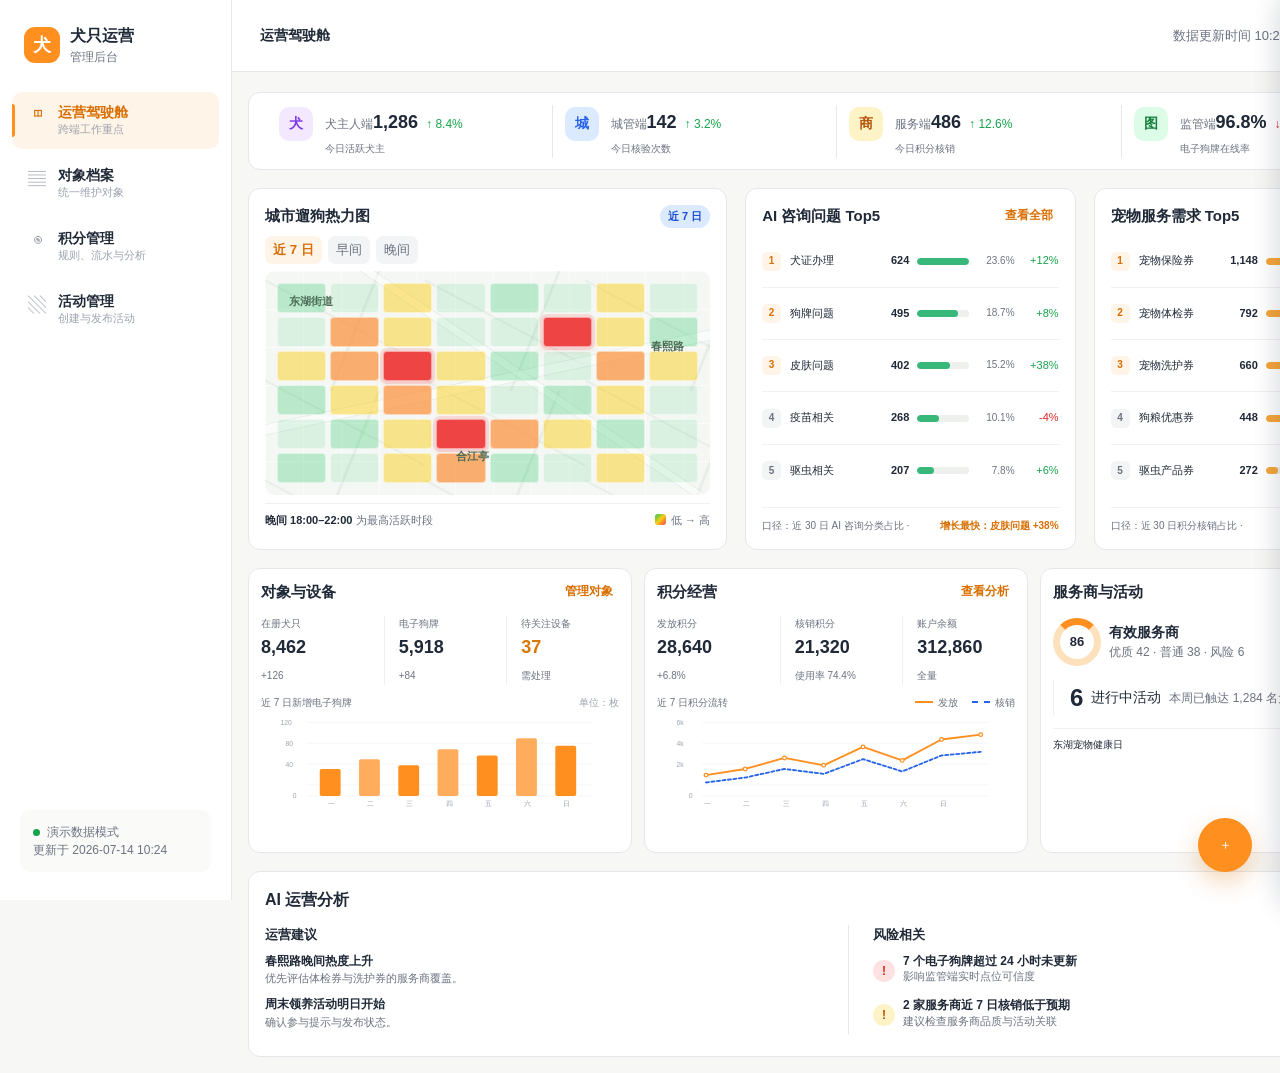
<file: 01_项目PRD及开发/05_运营后台端一期原型_v1.4.html>
<!doctype html>
<html lang="zh-CN">
<head>
  <meta charset="UTF-8">
  <meta name="viewport" content="width=device-width, initial-scale=1.0">
  <title>犬只运营管理后台 · 一期原型</title>
  <link rel="stylesheet" href="05_运营后台端一期原型_v1.4_assets/styles.css">
  <link rel="stylesheet" href="05_运营后台端一期原型_v1.4_assets/dashboard-refinement.css">
  <link rel="stylesheet" href="05_运营后台端一期原型_v1.4_assets/dashboard-insights.css">
  <link rel="stylesheet" href="05_运营后台端一期原型_v1.4_assets/dashboard-layout-reference.css">
  <link rel="stylesheet" href="05_运营后台端一期原型_v1.4_assets/dashboard-v13-polish.css">
  <link rel="stylesheet" href="05_运营后台端一期原型_v1.4_assets/operations-extension.css">
</head>
<body>
  <div class="app-shell">
    <aside class="sidebar">
      <div class="brand"><span class="brand-mark">犬</span><div><strong>犬只运营</strong><small>管理后台</small></div></div>
      <nav class="nav" aria-label="主导航">
        <button class="nav-item active" data-page="dashboard"><span>◫</span><b>运营驾驶舱</b><small>跨端工作重点</small></button>
        <button class="nav-item" data-page="archive"><span>▤</span><b>对象档案</b><small>统一维护对象</small></button>
        <button class="nav-item" data-page="points"><span>◉</span><b>积分管理</b><small>规则、流水与分析</small></button>
        <button class="nav-item" data-page="activities"><span>▧</span><b>活动管理</b><small>创建与发布活动</small></button>
      </nav>
      <div class="sidebar-note"><span class="dot"></span> 演示数据模式<br><small>更新于 2026-07-14 10:24</small></div>
    </aside>
    <main class="main">
      <header class="topbar"><div id="crumb">运营驾驶舱</div><div class="topbar-right"><span class="data-time">数据更新时间 10:24</span><span class="admin-avatar">超</span><strong>超级管理员</strong></div></header>

      <section class="page active" id="page-dashboard">
        <section class="pulse-strip" aria-label="跨端运营关键指标"><div class="pulse-grid">
          <article><span class="pulse-icon owner">犬</span><div><small>犬主人端</small><strong>1,286</strong><em class="up">↑ 8.4%</em></div><p>今日活跃犬主</p></article>
          <article><span class="pulse-icon officer">城</span><div><small>城管端</small><strong>142</strong><em class="up">↑ 3.2%</em></div><p>今日核验次数</p></article>
          <article><span class="pulse-icon service">商</span><div><small>服务端</small><strong>486</strong><em class="up">↑ 12.6%</em></div><p>今日积分核销</p></article>
          <article><span class="pulse-icon map">图</span><div><small>监管端</small><strong>96.8%</strong><em class="down">↓ 1.1%</em></div><p>电子狗牌在线率</p></article>
        </div></section>
        <div class="dashboard-grid">
          <section class="panel chart-panel"><div class="panel-title"><div><h2>对象与设备</h2><p>在册对象与电子狗牌健康情况</p></div><button class="text-btn" data-go="archive">管理对象</button></div><div class="number-row"><div><small>在册犬只</small><strong>8,462</strong><span class="up">+126</span></div><div><small>电子狗牌</small><strong>5,918</strong><span class="up">+84</span></div><div><small>待关注设备</small><strong class="warning-text">37</strong><span>需处理</span></div></div><div class="chart-caption"><span>近 7 日新增电子狗牌</span><b>单位：枚</b></div><div class="chart-canvas bar-chart"><svg viewBox="0 0 520 150" role="img" aria-label="近七日新增电子狗牌柱状图"><g class="chart-grid"><path d="M42 12H510M42 46H510M42 80H510M42 114H510M42 132H510"/></g><g class="chart-y"><text x="0" y="16">120</text><text x="8" y="50">80</text><text x="8" y="84">40</text><text x="20" y="136">0</text></g><g class="chart-bars"><rect x="64" y="88" width="34" height="44" rx="3"/><rect x="128" y="72" width="34" height="60" rx="3"/><rect x="192" y="82" width="34" height="50" rx="3"/><rect x="256" y="56" width="34" height="76" rx="3"/><rect x="320" y="66" width="34" height="66" rx="3"/><rect x="384" y="38" width="34" height="94" rx="3"/><rect x="448" y="50" width="34" height="82" rx="3"/></g><g class="chart-x"><text x="77" y="148">一</text><text x="141" y="148">二</text><text x="205" y="148">三</text><text x="269" y="148">四</text><text x="333" y="148">五</text><text x="397" y="148">六</text><text x="461" y="148">日</text></g></svg></div></section>
          <section class="panel chart-panel"><div class="panel-title"><div><h2>积分经营</h2><p>本周期发放、核销与余额</p></div><button class="text-btn" data-go="points">查看分析</button></div><div class="number-row"><div><small>发放积分</small><strong>28,640</strong><span class="up">+6.8%</span></div><div><small>核销积分</small><strong>21,320</strong><span>使用率 74.4%</span></div><div><small>账户余额</small><strong>312,860</strong><span>全量</span></div></div><div class="chart-caption"><span>近 7 日积分流转</span><div class="chart-legend"><span><i class="orange-line"></i>发放</span><span><i class="blue-line"></i>核销</span></div></div><div class="chart-canvas line-chart"><svg viewBox="0 0 520 150" role="img" aria-label="近七日积分发放与核销折线图"><g class="chart-grid"><path d="M42 12H510M42 46H510M42 80H510M42 114H510M42 132H510"/></g><g class="chart-y"><text x="0" y="16">6k</text><text x="0" y="50">4k</text><text x="0" y="84">2k</text><text x="20" y="136">0</text></g><path class="series grant" d="M48 98 L112 88 L176 70 L240 82 L304 52 L368 74 L432 40 L496 32"/><path class="series redeem" d="M48 110 L112 102 L176 88 L240 96 L304 72 L368 92 L432 66 L496 60"/><g class="chart-points grant"><circle cx="48" cy="98" r="3"/><circle cx="112" cy="88" r="3"/><circle cx="176" cy="70" r="3"/><circle cx="240" cy="82" r="3"/><circle cx="304" cy="52" r="3"/><circle cx="368" cy="74" r="3"/><circle cx="432" cy="40" r="3"/><circle cx="496" cy="32" r="3"/></g><g class="chart-x"><text x="45" y="148">一</text><text x="109" y="148">二</text><text x="173" y="148">三</text><text x="237" y="148">四</text><text x="301" y="148">五</text><text x="365" y="148">六</text><text x="429" y="148">日</text></g></svg></div></section>
          <section class="panel activity-mini"><div class="panel-title"><div><h2>服务商与活动</h2><p>有效供给与运营活动表现</p></div><button class="text-btn" data-go="activities">管理活动</button></div><div class="split-stat"><div><span class="ring">86</span><p><b>有效服务商</b><small>优质 42 · 普通 38 · 风险 6</small></p></div><div><strong>6</strong><p>进行中活动</p><small>本周已触达 1,284 名犬主</small></div></div><div class="mini-list"><span>东湖宠物健康日 <em class="tag success">已上线</em></span></div></section>
        </div>
        <div class="dashboard-insight-grid" aria-label="运营洞察">
          <section class="panel insight-panel"><div class="panel-title"><div><h2>城市遛狗热力图</h2></div><span class="tag info">近 7 日</span></div><div class="heat-toolbar"><button class="heat-period active">近 7 日</button><button class="heat-period">早间</button><button class="heat-period">晚间</button></div><div class="heatmap" role="img" aria-label="按区域汇总的城市遛狗热力图"><i class="heat-cell low"></i><i class="heat-cell"></i><i class="heat-cell mid"></i><i class="heat-cell"></i><i class="heat-cell low"></i><i class="heat-cell"></i><i class="heat-cell mid"></i><i class="heat-cell"></i><i class="heat-cell"></i><i class="heat-cell high"></i><i class="heat-cell mid"></i><i class="heat-cell"></i><i class="heat-cell"></i><i class="heat-cell peak"></i><i class="heat-cell mid"></i><i class="heat-cell low"></i><i class="heat-cell mid"></i><i class="heat-cell high"></i><i class="heat-cell peak"></i><i class="heat-cell mid"></i><i class="heat-cell low"></i><i class="heat-cell"></i><i class="heat-cell high"></i><i class="heat-cell mid"></i><i class="heat-cell low"></i><i class="heat-cell mid"></i><i class="heat-cell high"></i><i class="heat-cell mid"></i><i class="heat-cell"></i><i class="heat-cell low"></i><i class="heat-cell mid"></i><i class="heat-cell"></i><i class="heat-cell"></i><i class="heat-cell low"></i><i class="heat-cell mid"></i><i class="heat-cell peak"></i><i class="heat-cell high"></i><i class="heat-cell mid"></i><i class="heat-cell low"></i><i class="heat-cell"></i><i class="heat-cell low"></i><i class="heat-cell"></i><i class="heat-cell mid"></i><i class="heat-cell high"></i><i class="heat-cell low"></i><i class="heat-cell"></i><i class="heat-cell mid"></i><i class="heat-cell"></i><span class="heat-label a">东湖街道</span><span class="heat-label b">春熙路</span><span class="heat-label c">合江亭</span></div><div class="heat-summary"><span id="heatSummary"><b>晚间 18:00–22:00</b> 为最高活跃时段</span><span class="density-legend"><i></i>低 → 高</span></div></section>
          <section class="panel insight-panel"><div class="panel-title"><div><h2>AI 咨询问题 Top5</h2></div><button class="text-btn">查看全部</button></div><ol class="rank-list"><li><span class="rank-no">1</span><span class="rank-name">犬证办理</span><span class="rank-bar"><i style="width:100%"></i></span><span class="rank-value">23.6%</span></li><li><span class="rank-no">2</span><span class="rank-name">狗牌问题</span><span class="rank-bar"><i style="width:79%"></i></span><span class="rank-value">18.7%</span></li><li><span class="rank-no">3</span><span class="rank-name">皮肤问题</span><span class="rank-bar"><i style="width:64%"></i></span><span class="rank-value">15.2%</span></li><li><span class="rank-no">4</span><span class="rank-name">疫苗相关</span><span class="rank-bar"><i style="width:43%"></i></span><span class="rank-value">10.1%</span></li><li><span class="rank-no">5</span><span class="rank-name">驱虫相关</span><span class="rank-bar"><i style="width:33%"></i></span><span class="rank-value">7.8%</span></li></ol><div class="rank-foot">口径：近 30 日 AI 咨询分类占比 · <b>增长最快：皮肤问题 +38%</b></div></section>
          <section class="panel insight-panel"><div class="panel-title"><div><h2>宠物服务需求 Top5</h2></div><button class="text-btn" data-go="points">查看分析</button></div><ol class="rank-list service-rank"><li><span class="rank-no">1</span><span class="rank-name">宠物保险券</span><span class="rank-bar"><i style="width:100%"></i></span><span class="rank-value">28.7%</span></li><li><span class="rank-no">2</span><span class="rank-name">宠物体检券</span><span class="rank-bar"><i style="width:69%"></i></span><span class="rank-value">19.8%</span></li><li><span class="rank-no">3</span><span class="rank-name">宠物洗护券</span><span class="rank-bar"><i style="width:58%"></i></span><span class="rank-value">16.5%</span></li><li><span class="rank-no">4</span><span class="rank-name">狗粮优惠券</span><span class="rank-bar"><i style="width:39%"></i></span><span class="rank-value">11.2%</span></li><li><span class="rank-no">5</span><span class="rank-name">驱虫产品券</span><span class="rank-bar"><i style="width:24%"></i></span><span class="rank-value">6.8%</span></li></ol><div class="rank-foot">口径：近 30 日积分核销占比 · <b>体检券需求环比 +18%</b></div></section>
        </div>
        <section class="panel ai-analysis-panel"><div class="panel-title"><div><h2>AI 运营分析</h2></div><button class="text-btn">查看完整分析</button></div><div class="ai-analysis-grid"><article class="ai-column"><h3>运营建议</h3><ul class="ai-advice-list"><li><b>春熙路晚间热度上升</b><span>优先评估体检券与洗护券的服务商覆盖。</span></li><li><b>周末领养活动明日开始</b><span>确认参与提示与发布状态。</span></li></ul></article><article class="ai-column ai-risk-column"><h3>风险相关</h3><ul class="ai-risk-list"><li><span class="risk-icon danger">!</span><div><b>7 个电子狗牌超过 24 小时未更新</b><small>影响监管端实时点位可信度</small></div><button class="risk-link" data-go="archive">查看详情 <span>→</span></button></li><li><span class="risk-icon warning">!</span><div><b>2 家服务商近 7 日核销低于预期</b><small>建议检查服务商品质与活动关联</small></div><button class="risk-link" data-go="archive">查看详情 <span>→</span></button></li></ul></article></div></section>
      </section>

      <section class="page" id="page-archive">
        <div class="page-head"><div><h1>对象档案</h1></div><button class="btn primary" id="newObject">＋ 新增对象</button></div>
        <section class="workspace panel"><div class="tabs" id="archiveTabs"><button class="tab active" data-type="dogs">犬只与犬主人 <span>8,462</span></button><button class="tab" data-type="officers">城管队员 <span>246</span></button><button class="tab" data-type="services">服务商 <span>86</span></button><button class="tab" data-type="areas">地图区域 <span>54</span></button></div><div class="filter-row"><label class="search"><span>⌕</span><input id="archiveSearch" placeholder="搜索名称、编号、手机号或地址"></label><select id="archiveStatus"><option value="all">全部状态</option><option value="active">有效 / 已上线</option><option value="deleted">已删除 / 已下线</option></select><button class="btn secondary small" id="archiveReset">重置</button></div><div class="table-wrap"><table><thead id="archiveHead"></thead><tbody id="archiveBody"></tbody></table></div><div class="table-foot"><span id="archiveCount"></span><span>点击任一记录查看详情</span></div></section>
        <button class="history-fab" data-history="archive"><span>◷</span> 操作历史</button>
      </section>

      <section class="page" id="page-points">
        <div class="page-head"><div><h1>积分管理</h1></div><button class="btn primary" id="adjustPoints">＋ 人工调整积分</button></div>
        <section class="points-summary"><article><small>本周期发放</small><strong>28,640</strong><span class="up">↑ 6.8%</span></article><article><small>本周期核销</small><strong>21,320</strong><span class="up">↑ 12.6%</span></article><article><small>积分使用率</small><strong>74.4%</strong><span>核销 ÷ 发放</span></article><article><small>待处理调整</small><strong class="warning-text">3</strong><span>需要原因复核</span></article></section>
        <section class="workspace panel"><div class="tabs" id="pointsTabs"><button class="tab active" data-point-tab="rules">积分规则 <span>8</span></button><button class="tab" data-point-tab="records">积分流水 <span>12,684</span></button><button class="tab" data-point-tab="analysis">经营分析</button></div><div id="pointsContent"></div></section>
        <button class="history-fab" data-history="points"><span>◷</span> 操作历史</button>
      </section>

      <section class="page" id="page-activities">
        <div class="page-head"><div><h1>活动管理</h1></div><div class="activity-actions"><button class="btn primary" id="newActivity">＋ 新建活动</button><button class="btn primary hidden" id="newSurvey">＋ 新建问卷</button></div></div>
        <section class="workspace panel"><div class="tabs" id="activityTabs"><button class="tab active" data-activity-tab="activities">活动管理 <span>6</span></button><button class="tab" data-activity-tab="surveys">问卷管理 <span>3</span></button></div><div id="activityContent"><div class="filter-row"><label class="search"><span>⌕</span><input id="activitySearch" placeholder="搜索活动名称或举办地点"></label><select id="activityStatus"><option value="all">全部状态</option><option value="live">已上线</option><option value="draft">草稿</option><option value="offline">已下线 / 已结束</option></select><button class="btn secondary small" id="activityReset">重置</button></div><div class="table-wrap"><table><thead><tr><th>活动名称</th><th>状态</th><th>活动时间</th><th>举办地点</th><th>关联对象</th><th>更新时间</th><th></th></tr></thead><tbody id="activityBody"></tbody></table></div><div class="table-foot"><span>共 6 条活动</span><span>草稿与下线活动不向其他端默认展示</span></div></div></section>
      </section>
    </main>
  </div>

  <aside class="drawer" id="detailDrawer" aria-hidden="true"><div class="drawer-head"><div><p id="drawerKicker">对象详情</p><h2 id="drawerTitle"></h2></div><button class="icon-btn" data-close="detailDrawer">×</button></div><div class="drawer-body" id="drawerBody"></div><div class="drawer-foot" id="drawerFoot"></div></aside>
  <aside class="history-panel" id="historyPanel" aria-hidden="true"><div class="drawer-head"><div><p>不可修改</p><h2>操作历史</h2></div><button class="icon-btn" data-close="historyPanel">×</button></div><div class="history-filter"><select><option>全部操作</option><option>新增与编辑</option><option>删除与下线</option><option>积分调整</option></select><select><option>最近 30 天</option><option>最近 7 天</option></select></div><div class="history-list" id="historyList"></div></aside>
  <div class="scrim" id="scrim"></div>
  <div class="modal" id="formModal" aria-hidden="true"><div class="modal-card"><div class="modal-head"><div><p id="modalKicker">新增记录</p><h2 id="modalTitle"></h2></div><button class="icon-btn" data-close="formModal">×</button></div><form id="modalForm" class="form-grid"></form><div class="modal-foot"><button class="btn secondary" data-close="formModal" type="button">取消</button><button class="btn primary" id="modalSave" type="submit" form="modalForm">保存</button></div></div></div>
  <div class="toast" id="toast"></div>
  <div class="quick-actions" id="quickActions"><div class="quick-menu" id="quickMenu" aria-hidden="true"><button data-quick-action="new-object">＋ 新增对象</button><button data-quick-action="adjust-points">◉ 调整积分</button><button data-quick-action="new-activity">＋ 新建活动</button><button data-quick-action="export">⇩ 导出当前数据</button></div><button class="quick-fab" id="quickFab" aria-label="快捷操作" aria-expanded="false">＋</button></div>
  <script src="05_运营后台端一期原型_v1.4_assets/app.js"></script>
  <script src="05_运营后台端一期原型_v1.4_assets/analysis-refinement.js"></script>
  <script src="05_运营后台端一期原型_v1.4_assets/archive-refinement.js"></script>
  <script src="05_运营后台端一期原型_v1.4_assets/dashboard-insights.js"></script>
  <script src="05_运营后台端一期原型_v1.4_assets/dashboard-v13-polish.js"></script>
  <script src="05_运营后台端一期原型_v1.4_assets/operations-extension.js"></script>
</body>
</html>
</file>
<file: 01_项目PRD及开发/02_监管后台端一期原型_assets/styles.css>
:root {
      --bg: #f7f9fc;
      --bg-strong: #eef3f9;
      --panel: #ffffff;
      --panel-strong: #ffffff;
      --panel-subtle: #f9fbfe;
      --line: #dde5ef;
      --line-soft: #ebf0f6;
      --line-strong: #cad5e3;
      --ink: #252a32;
      --muted: #6b7280;
      --muted-soft: #8a93a3;
      --brand: #ff8f1f;
      --brand-deep: #df7403;
      --brand-soft: #fff1e1;
      --brand-wash: #fff8ef;
      --accent: #ffb65c;
      --success: #34c759;
      --warning: #ffb020;
      --danger: #ff5a4f;
      --info: #3b82f6;
      --shadow: 0 18px 44px rgba(36, 61, 89, 0.08);
      --shadow-soft: 0 8px 24px rgba(36, 61, 89, 0.06);
      --radius: 20px;
    }

    * {
      box-sizing: border-box;
    }

    .legacy-prototype-notice {
      position: fixed;
      top: 12px;
      left: 50%;
      z-index: 9999;
      max-width: calc(100vw - 48px);
      padding: 9px 16px;
      border: 1px solid #f2c46d;
      border-radius: 999px;
      color: #7a4a00;
      background: rgba(255, 248, 225, 0.96);
      box-shadow: 0 8px 24px rgba(122, 74, 0, 0.16);
      font-size: 13px;
      font-weight: 700;
      line-height: 1.4;
      text-align: center;
      transform: translateX(-50%);
      backdrop-filter: blur(10px);
    }

    html, body {
      margin: 0;
      min-height: 100%;
      font-family: "Microsoft YaHei UI", "PingFang SC", sans-serif;
      color: var(--ink);
      background:
        radial-gradient(circle at top left, rgba(255, 143, 31, 0.14), transparent 22%),
        radial-gradient(circle at top right, rgba(59, 130, 246, 0.08), transparent 24%),
        linear-gradient(180deg, #fbfcff 0%, var(--bg) 42%, #f4f7fb 100%);
    }

    body {
      min-height: 100vh;
    }

    button, input, select {
      font: inherit;
    }

    .app-shell {
      min-height: 100vh;
      margin: 0;
      display: grid;
      grid-template-columns: 280px 1fr;
      gap: 0;
      transition: grid-template-columns 0.22s ease;
    }

    body.sidebar-compact .app-shell {
      grid-template-columns: 72px 1fr;
    }

    .sidebar {
      position: relative;
      padding: 18px 14px;
      background: rgba(255, 255, 255, 0.96);
      color: var(--ink);
      border-right: 1px solid var(--line-soft);
      box-shadow: none;
      overflow: hidden;
      border-radius: 0;
    }

    .sidebar::before,
    .sidebar::after {
      display: none;
    }

    .brand {
      position: relative;
      display: flex;
      align-items: center;
      gap: 12px;
      margin-bottom: 22px;
      padding: 0 8px 12px;
      border-bottom: 1px solid var(--line-soft);
    }

    body.sidebar-compact .brand {
      justify-content: center;
    }

    body.sidebar-compact .brand > div:last-child,
    body.sidebar-compact .nav button > div:not(.nav-icon),
    body.sidebar-compact .nav-arrow {
      display: none;
    }

    .brand-mark {
      width: 40px;
      height: 40px;
      border-radius: 14px;
      display: grid;
      place-items: center;
      font: 700 16px/1 Consolas, monospace;
      color: #fff;
      background: linear-gradient(135deg, #ffae45, var(--brand));
      box-shadow: inset 0 0 0 1px rgba(255,255,255,0.32), 0 8px 16px rgba(255, 143, 31, 0.2);
    }

    .brand strong {
      display: block;
      font-size: 17px;
      letter-spacing: 0;
    }

    .nav {
      display: grid;
      gap: 6px;
    }

    .nav button {
      width: 100%;
      border: 0;
      background: transparent;
      color: var(--ink);
      border-radius: 14px;
      padding: 10px 12px 10px 0;
      display: grid;
      grid-template-columns: 3px 28px 1fr;
      align-items: center;
      gap: 10px;
      text-align: left;
      cursor: pointer;
      transition: background 0.16s ease, transform 0.16s ease, box-shadow 0.16s ease;
      box-shadow: none;
    }

    body.sidebar-compact .nav button {
      grid-template-columns: 3px 28px;
      justify-content: center;
      padding: 9px 0;
    }

    .nav button:hover,
    .nav button.active {
      background: linear-gradient(180deg, #fff8f0 0%, #fff3e4 100%);
      box-shadow: inset 0 0 0 1px rgba(255, 143, 31, 0.12);
      transform: translateX(1px);
    }

    .nav button::before {
      content: "";
      width: 3px;
      height: 100%;
      background: transparent;
      border-radius: 999px;
    }

    .nav button.active::before {
      background: var(--brand);
    }

    .nav-icon {
      width: 28px;
      height: 28px;
      border-radius: 9px;
      display: grid;
      place-items: center;
      background: #fff7ee;
      border: 1px solid rgba(255, 143, 31, 0.12);
      color: var(--brand-deep);
      font: 700 13px/1 "Microsoft YaHei UI", sans-serif;
    }

    .nav button:hover .nav-icon,
    .nav button.active .nav-icon {
      background: #ffffff;
      border-color: rgba(242, 140, 0, 0.22);
    }

    .nav button strong {
      display: block;
      font-size: 13px;
      font-weight: 650;
      margin-bottom: 0;
    }

    .nav-arrow {
      display: none;
    }

    .workspace {
      display: grid;
      grid-template-rows: auto 1fr;
      min-width: 0;
    }

    .topbar {
      position: sticky;
      top: 0;
      z-index: 20;
      display: grid;
      gap: 10px;
      padding: 12px 24px 10px;
      background: rgba(255, 255, 255, 0.9);
      backdrop-filter: blur(18px);
      border-bottom: 1px solid var(--line-soft);
    }

    .topbar-main {
      display: grid;
      grid-template-columns: auto minmax(120px, 1fr) auto minmax(320px, 420px) auto;
      align-items: center;
      gap: 16px;
      min-height: 52px;
    }

    .topbar-menu {
      width: 40px;
      height: 40px;
      border: 1px solid var(--line-soft);
      border-radius: 12px;
      background: #ffffff;
      color: var(--muted);
      cursor: pointer;
      font-size: 16px;
      box-shadow: var(--shadow-soft);
    }

    .topbar-title strong {
      display: block;
      font-size: 18px;
      font-weight: 700;
      letter-spacing: 0;
    }

    .topbar-range-tabs {
      height: 38px;
      display: inline-flex;
      align-items: center;
      padding: 3px;
      border: 1px solid var(--line);
      background: #ffffff;
      border-radius: 999px;
      box-shadow: var(--shadow-soft);
      white-space: nowrap;
    }

    .topbar-range-tabs button {
      min-width: 72px;
      height: 30px;
      border: 0;
      border-radius: 999px;
      background: transparent;
      color: var(--muted);
      cursor: pointer;
      font-size: 12px;
      font-weight: 650;
    }

    .topbar-range-tabs button.active {
      background: var(--brand);
      color: #ffffff;
      box-shadow: 0 6px 14px rgba(255, 143, 31, 0.2);
    }

    .search-box {
      width: 100%;
      height: 40px;
      padding: 9px 14px;
      border-radius: 13px;
      border: 1px solid var(--line);
      background: var(--panel-subtle);
      color: var(--ink);
      box-shadow: none;
      outline: none;
      font-size: 13px;
    }

    .search-box:focus {
      border-color: var(--brand);
      background: #ffffff;
    }

    .topbar-actions {
      display: flex;
      align-items: center;
      gap: 10px;
    }

    .pill {
      border: 1px solid var(--line);
      background: #ffffff;
      color: var(--ink);
      padding: 9px 12px;
      border-radius: 13px;
      min-width: 106px;
      text-align: center;
      font-size: 12px;
      box-shadow: var(--shadow-soft);
    }

    .admin {
      display: flex;
      align-items: center;
      gap: 8px;
      padding: 7px 10px;
      border-radius: 13px;
      background: #ffffff;
      border: 1px solid var(--line);
      box-shadow: var(--shadow-soft);
    }

    .admin-avatar {
      width: 32px;
      height: 32px;
      border-radius: 10px;
      display: grid;
      place-items: center;
      background: var(--brand);
      color: #fff;
      font-weight: 700;
    }

    .admin strong {
      display: block;
      font-size: 12px;
    }

    .content-shell {
      display: grid;
      grid-template-columns: minmax(0, 1fr);
      min-height: 0;
      transition: grid-template-columns 0.22s ease;
    }

    .main-content {
      min-width: 0;
      padding: 14px 24px 24px;
      overflow: auto;
    }

    .main-stage {
      width: 100%;
      max-width: 1640px;
      margin: 0 auto;
      display: grid;
      gap: 16px;
    }

    .page {
      display: none;
      gap: 16px;
    }

    .page.active {
      display: grid;
    }

    .metric-card,
    .section-panel,
    .placeholder-card,
    .hero-map,
    .hero-risk {
      border-radius: var(--radius);
      border: 1px solid var(--line-soft);
      background: var(--panel);
      box-shadow: var(--shadow);
    }

    .filter-label {
      padding: 8px 10px;
      border-radius: 999px;
      background: var(--brand-wash);
      color: var(--muted);
      font-size: 11px;
      font-weight: 600;
      white-space: nowrap;
    }

    .filter-chip,
    .ghost-button,
    .brand-button {
      border-radius: 999px;
      padding: 10px 14px;
      border: 1px solid var(--line-soft);
      background: #ffffff;
      color: var(--ink);
      cursor: pointer;
      font-weight: 500;
      font-size: 12px;
      line-height: 1.2;
      transition: border-color 0.16s ease, background 0.16s ease, color 0.16s ease;
    }

    .filter-chip {
      padding: 8px 12px;
      color: var(--muted);
      background: #f9fbff;
      border-color: var(--line-soft);
    }

    .filter-chip:hover,
    .ghost-button:hover {
      border-color: var(--line-strong);
      background: var(--brand-wash);
    }

    .filter-chip.active {
      background: var(--brand-soft);
      border-color: rgba(242, 140, 0, 0.28);
      color: var(--brand-deep);
      font-weight: 600;
    }

    .brand-button {
      background: var(--brand);
      color: #fff;
      border-color: var(--brand);
    }

    .brand-button:hover {
      background: var(--brand-deep);
      border-color: var(--brand-deep);
    }

    .metric-grid {
      display: grid;
      grid-template-columns: repeat(6, minmax(0, 1fr));
      gap: 16px;
    }

    .metric-card {
      min-height: 112px;
      padding: 16px 16px 14px;
      display: grid;
      grid-template-columns: 44px 1fr;
      gap: 14px;
      position: relative;
      overflow: hidden;
      border-radius: var(--radius);
    }

    .metric-card::before {
      content: "";
      position: absolute;
      inset: 0 auto 0 0;
      width: 4px;
      height: 100%;
      background: var(--accent);
    }

    .metric-card:nth-child(1)::before { background: var(--brand); }
    .metric-card:nth-child(2)::before { background: var(--warning); }
    .metric-card:nth-child(3)::before { background: var(--danger); }
    .metric-card:nth-child(4)::before { background: var(--info); }
    .metric-card:nth-child(5)::before { background: var(--success); }
    .metric-card:nth-child(6)::before { background: #8b5cf6; }

    .metric-icon {
      width: 44px;
      height: 44px;
      border-radius: 14px;
      display: grid;
      place-items: center;
      color: #fff;
      font-size: 18px;
      font-weight: 700;
      align-self: start;
      box-shadow: 0 10px 18px rgba(0, 0, 0, 0.08);
    }

    .metric-icon.orange { background: linear-gradient(135deg, #ffbb66, var(--brand)); }
    .metric-icon.yellow { background: linear-gradient(135deg, #ffd56f, var(--warning)); }
    .metric-icon.red { background: linear-gradient(135deg, #ff998f, var(--danger)); }
    .metric-icon.blue { background: linear-gradient(135deg, #68a8ff, var(--info)); }
    .metric-icon.green { background: linear-gradient(135deg, #69db8b, var(--success)); }
    .metric-icon.purple { background: linear-gradient(135deg, #b38dff, #8b5cf6); }

    .metric-copy {
      min-width: 0;
      display: grid;
      gap: 8px;
      align-content: start;
    }

    .metric-card small {
      color: var(--muted);
      font-size: 12px;
      font-weight: 600;
      letter-spacing: 0;
    }

    .metric-card strong {
      align-self: center;
      font-size: 22px;
      color: var(--ink);
      letter-spacing: -0.4px;
      font-weight: 700;
      line-height: 1;
    }

    .metric-card span {
      align-self: end;
      color: var(--muted);
      font-size: 11px;
    }

    .metric-foot {
      display: inline-flex;
      align-items: center;
      gap: 6px;
      color: var(--danger);
    }

    .metric-foot.warning {
      color: var(--warning);
    }

    .hero-layout {
      display: grid;
      grid-template-columns: minmax(0, 1036px) minmax(0, 588px);
      gap: 16px;
      min-height: 404px;
    }

    .hero-map,
    .hero-risk {
      min-height: 404px;
      padding: 18px 20px;
      border-radius: var(--radius);
    }

    .panel-head {
      display: flex;
      justify-content: space-between;
      align-items: center;
      gap: 12px;
      margin-bottom: 16px;
      min-height: 34px;
    }

    .panel-head strong {
      font-size: 16px;
    }

    .panel-head span {
      color: var(--muted);
      font-size: 12px;
    }

    .map-stage {
      height: calc(100% - 52px);
      border-radius: 18px;
      position: relative;
      overflow: hidden;
      background:
        radial-gradient(circle at 30% 20%, rgba(255, 143, 31, 0.14), transparent 16%),
        linear-gradient(180deg, rgba(250, 252, 255, 0.98), rgba(246, 249, 253, 0.96)),
        repeating-linear-gradient(0deg, transparent 0, transparent 47px, rgba(167, 185, 210, 0.12) 47px, rgba(167, 185, 210, 0.12) 48px),
        repeating-linear-gradient(90deg, transparent 0, transparent 47px, rgba(167, 185, 210, 0.12) 47px, rgba(167, 185, 210, 0.12) 48px);
      border: 1px solid var(--line-soft);
    }

    .map-stage::before {
      content: "";
      position: absolute;
      inset: 16px;
      border: 1px solid rgba(196, 209, 226, 0.42);
      pointer-events: none;
    }

    .map-river,
    .map-ring,
    .map-route {
      position: absolute;
      pointer-events: none;
    }

    .map-river {
      left: 14%;
      top: 12%;
      width: 68%;
      height: 58%;
      border-radius: 42% 58% 52% 48% / 48% 42% 58% 52%;
      border: 2px solid rgba(113, 171, 255, 0.28);
      background: rgba(113, 171, 255, 0.06);
    }

    .map-ring {
      right: 9%;
      bottom: 10%;
      width: 180px;
      height: 180px;
      border-radius: 50%;
      border: 1px dashed rgba(255, 143, 31, 0.24);
      box-shadow:
        0 0 0 18px rgba(255, 143, 31, 0.05),
        0 0 0 40px rgba(255, 143, 31, 0.03);
    }

    .map-route {
      inset: 24% auto auto 16%;
      width: 56%;
      height: 40%;
      border-top: 2px dashed rgba(159, 177, 203, 0.52);
      transform: rotate(-7deg);
    }

    .map-point {
      position: absolute;
      display: grid;
      gap: 3px;
      min-width: 126px;
      padding: 9px 10px 9px 24px;
      background: rgba(255, 255, 255, 0.9);
      border: 1px solid rgba(217, 226, 239, 0.9);
      border-radius: 14px;
      box-shadow: var(--shadow-soft);
    }

    .map-point::before {
      content: "";
      position: absolute;
      left: 9px;
      top: 12px;
      width: 8px;
      height: 8px;
      border-radius: 50%;
      background: var(--brand);
      box-shadow: 0 0 0 4px rgba(255, 143, 31, 0.14);
    }

    .map-point.risk::before {
      background: var(--danger);
      box-shadow: 0 0 0 4px rgba(218, 30, 40, 0.12);
    }

    .map-point strong {
      font-size: 13px;
    }

    .map-point span {
      color: var(--muted);
      font-size: 11px;
    }

    .map-summary {
      position: absolute;
      left: 16px;
      right: 16px;
      bottom: 16px;
      display: flex;
      gap: 10px;
    }

    .map-summary b {
      flex: 1;
      padding: 11px 12px;
      border-radius: 12px;
      background: rgba(255,255,255,0.94);
      border: 1px solid var(--line-soft);
      font-size: 12px;
      color: var(--brand-deep);
    }

    .map-legend {
      position: absolute;
      left: 18px;
      top: 18px;
      display: grid;
      gap: 10px;
      width: 170px;
      z-index: 1;
    }

    .legend-line {
      display: flex;
      align-items: center;
      justify-content: space-between;
      gap: 10px;
      font-size: 12px;
      color: var(--muted);
    }

    .legend-line b {
      color: var(--ink);
      font-size: 13px;
    }

    .legend-dot-mini {
      width: 8px;
      height: 8px;
      border-radius: 50%;
      display: inline-block;
      margin-right: 8px;
    }

    .risk-list {
      display: grid;
      gap: 10px;
      border-top: 0;
    }

    .risk-card {
      padding: 13px 14px;
      border-radius: 14px;
      background: var(--panel);
      border: 1px solid var(--line-soft);
      border-left: 4px solid var(--accent);
      display: grid;
      gap: 6px;
    }

    .risk-card.high {
      background: #fff7f4;
      border-left-color: var(--danger);
    }

    .risk-row {
      display: flex;
      justify-content: space-between;
      gap: 12px;
      align-items: center;
    }

    .risk-row strong {
      color: var(--ink);
      font-size: 13px;
      font-weight: 600;
      line-height: 1.45;
    }

    .risk-status {
      color: var(--brand-deep);
      font-weight: 650;
    }

    .risk-status.danger {
      color: var(--danger);
    }

    .risk-tag {
      display: inline-flex;
      align-items: center;
      padding: 5px 9px;
      border-radius: 999px;
      font-size: 11px;
      font-weight: 650;
      color: var(--brand-deep);
      background: var(--brand-soft);
      white-space: nowrap;
    }

    .risk-tag.danger {
      color: var(--danger);
      background: rgba(218, 30, 40, 0.1);
    }

    .risk-tag.pending {
      color: #3366a8;
      background: rgba(51, 102, 168, 0.1);
    }

    .risk-card p {
      margin: 0;
      color: var(--muted);
      font-size: 12px;
      line-height: 1.55;
    }

    .risk-meta {
      display: flex;
      flex-wrap: wrap;
      gap: 8px 12px;
      color: var(--muted-soft);
    }

    .risk-meta span {
      color: var(--muted-soft);
      font-size: 12px;
    }

    .trend-grid,
    .summary-grid {
      display: grid;
      grid-template-columns: repeat(4, minmax(0, 1fr));
      gap: 16px;
    }

    .section-panel,
    .trend-card,
    .summary-card {
      min-height: 204px;
      padding: 18px 20px;
      display: grid;
      grid-template-rows: auto 1fr;
      gap: 14px;
      border-radius: var(--radius);
    }

    .trend-card,
    .summary-card {
      border: 1px solid var(--line-soft);
      background: var(--panel);
      box-shadow: var(--shadow);
    }

    .trend-top,
    .summary-top {
      display: flex;
      justify-content: space-between;
      align-items: flex-start;
      gap: 12px;
    }

    .trend-title {
      display: grid;
      gap: 6px;
    }

    .trend-title strong,
    .summary-top strong {
      font-size: 16px;
    }

    .trend-metric {
      display: flex;
      align-items: baseline;
      gap: 8px;
      margin-top: 4px;
    }

    .trend-metric b {
      font-size: 18px;
      color: var(--ink);
    }

    .trend-metric span {
      color: var(--muted);
      font-size: 12px;
    }

    .trend-tabs {
      display: inline-flex;
      gap: 6px;
      padding: 4px;
      border-radius: 999px;
      background: #f7f9fc;
      border: 1px solid var(--line-soft);
    }

    .trend-tab {
      padding: 4px 10px;
      border-radius: 999px;
      font-size: 11px;
      color: var(--muted);
      background: transparent;
    }

    .trend-tab.active {
      color: var(--brand-deep);
      background: var(--brand-soft);
    }

    .sparkline {
      position: relative;
      height: 98px;
      border-radius: 16px;
      border: 1px solid var(--line-soft);
      background:
        linear-gradient(180deg, rgba(255, 143, 31, 0.08), rgba(255, 143, 31, 0) 65%),
        repeating-linear-gradient(0deg, transparent 0, transparent 23px, rgba(223, 229, 238, 0.8) 23px, rgba(223, 229, 238, 0.8) 24px);
      overflow: hidden;
    }

    .sparkline svg {
      width: 100%;
      height: 100%;
      display: block;
    }

    .sparkline-axis {
      display: flex;
      justify-content: space-between;
      gap: 8px;
      color: var(--muted);
      font-size: 11px;
    }

    .donut-layout {
      display: grid;
      grid-template-columns: 110px 1fr;
      gap: 16px;
      align-items: center;
    }

    .donut {
      width: 110px;
      height: 110px;
      border-radius: 50%;
      position: relative;
    }

    .donut::after {
      content: "";
      position: absolute;
      inset: 24px;
      border-radius: 50%;
      background: #fff;
      border: 1px solid var(--line-soft);
    }

    .donut.dogs {
      background: conic-gradient(var(--success) 0 69.5%, #f7b955 69.5% 86.7%, #7ca5c2 86.7% 96.6%, #d8e1ec 96.6% 100%);
    }

    .donut.devices {
      background: conic-gradient(#57cc8a 0 92.6%, #ffb556 92.6% 99.2%, #ff835c 99.2% 100%);
    }

    .status-legend {
      display: grid;
      gap: 10px;
    }

    .status-line {
      display: flex;
      justify-content: space-between;
      align-items: center;
      gap: 10px;
      color: var(--muted);
      font-size: 12px;
    }

    .status-line b {
      color: var(--ink);
      font-weight: 600;
    }

    .risk-levels {
      display: grid;
      gap: 12px;
      align-content: start;
    }

    .risk-level {
      display: grid;
      grid-template-columns: 1fr auto auto;
      gap: 12px;
      align-items: center;
      padding: 12px 14px;
      border-radius: 14px;
      border: 1px solid var(--line-soft);
      font-size: 12px;
    }

    .risk-level.high { background: rgba(255, 90, 79, 0.06); }
    .risk-level.mid { background: rgba(255, 176, 32, 0.08); }
    .risk-level.low { background: rgba(52, 199, 89, 0.08); }

    .risk-level b {
      font-size: 20px;
      color: var(--ink);
      font-weight: 700;
    }

    .quick-actions {
      display: grid;
      grid-template-columns: repeat(4, minmax(0, 1fr));
      gap: 12px;
      align-content: start;
    }

    .quick-action {
      display: grid;
      justify-items: center;
      gap: 10px;
      padding: 14px 10px;
      border-radius: 16px;
      background: linear-gradient(180deg, #fffaf4 0%, #fff4e7 100%);
      border: 1px solid #f7e1be;
      text-align: center;
      font-size: 12px;
      color: var(--muted);
    }

    .quick-action i {
      width: 40px;
      height: 40px;
      border-radius: 14px;
      display: grid;
      place-items: center;
      font-style: normal;
      font-size: 18px;
      color: #fff;
      background: linear-gradient(135deg, #ffb35c, var(--brand));
      box-shadow: 0 10px 20px rgba(255, 143, 31, 0.18);
    }

    .chart {
      display: flex;
      align-items: end;
      justify-content: space-between;
      gap: 10px;
      height: 168px;
      padding: 18px 12px 0;
      border-left: 1px solid var(--line-soft);
      border-bottom: 1px solid var(--line-soft);
      border-radius: 16px;
      background:
        repeating-linear-gradient(0deg, transparent 0, transparent 39px, rgba(240, 227, 210, 0.75) 39px, rgba(240, 227, 210, 0.75) 40px);
    }

    .chart-bar {
      flex: 1;
      min-width: 0;
      display: grid;
      gap: 10px;
      justify-items: center;
    }

    .chart-bar i {
      width: 100%;
      border-radius: 10px 10px 4px 4px;
      background: linear-gradient(180deg, #ffb347, var(--brand));
      box-shadow: inset 0 -8px 16px rgba(255,255,255,0.16);
    }

    .chart-bar b {
      font-size: 12px;
      color: var(--muted);
    }

    .rank-list {
      display: grid;
      gap: 0;
      align-content: start;
      border-top: 1px solid var(--line-soft);
    }

    .rank-item {
      display: grid;
      grid-template-columns: 42px 1fr auto;
      align-items: center;
      gap: 12px;
      padding: 11px 0;
      border-bottom: 1px solid var(--line-soft);
    }

    .rank-item:last-child {
      border-bottom: 0;
      padding-bottom: 0;
    }

    .rank-no {
      width: 36px;
      height: 32px;
      border-radius: 10px;
      display: grid;
      place-items: center;
      background: var(--brand-wash);
      color: var(--brand-deep);
      font-weight: 700;
    }

    .rank-item strong {
      display: block;
      font-size: 14px;
      margin-bottom: 4px;
    }

    .rank-item span {
      color: var(--muted);
      font-size: 12px;
    }

    .rank-score {
      color: var(--brand-deep);
      font-size: 16px;
      font-weight: 700;
      white-space: nowrap;
    }

    .effect-grid {
      display: grid;
      grid-template-columns: 1.25fr 0.75fr;
      gap: 12px;
    }

    .effect-track {
      display: grid;
      gap: 12px;
      align-content: start;
    }

    .effect-item {
      display: grid;
      gap: 8px;
      padding-bottom: 11px;
      border-bottom: 1px solid var(--line-soft);
    }

    .effect-item:last-child {
      border-bottom: 0;
      padding-bottom: 0;
    }

    .effect-item strong {
      font-size: 14px;
    }

    .effect-item span {
      color: var(--muted);
      font-size: 12px;
    }

    .progress {
      height: 10px;
      border-radius: 999px;
      overflow: hidden;
      background: #f3e2c8;
    }

    .progress > i {
      display: block;
      height: 100%;
      border-radius: inherit;
      background: linear-gradient(90deg, #ffb347, var(--brand));
    }

    .effect-kpi {
      border-radius: 16px;
      padding: 16px;
      background: var(--brand-soft);
      border: 1px solid rgba(242, 140, 0, 0.2);
      border-left: 4px solid var(--brand);
      display: grid;
      align-content: start;
      gap: 10px;
    }

    .effect-kpi small {
      color: var(--muted);
      font: 700 10px/1 Consolas, monospace;
      letter-spacing: 1.4px;
    }

    .effect-kpi strong {
      font-size: 34px;
      color: var(--brand-deep);
      letter-spacing: 0;
    }

    .effect-kpi span {
      color: var(--muted);
      font-size: 12px;
      line-height: 1.7;
    }

    .placeholder-card {
      padding: 18px;
      min-height: 180px;
      display: grid;
      gap: 12px;
      align-content: start;
      border-radius: var(--radius);
    }

    .placeholder-card small {
      color: var(--brand);
      font: 700 11px/1 Consolas, monospace;
      letter-spacing: 1.6px;
    }

    .placeholder-card h2 {
      margin: 0;
      font-size: 18px;
    }

    .placeholder-card p {
      margin: 0;
      color: var(--muted);
      line-height: 1.8;
      font-size: 13px;
    }

    .placeholder-lines {
      display: grid;
      gap: 10px;
    }

    .placeholder-lines span {
      display: block;
      height: 8px;
      border-radius: 999px;
      background: linear-gradient(90deg, #ffe1b3, #fff8ec);
    }

    .placeholder-lines span:nth-child(1) { width: 88%; }
    .placeholder-lines span:nth-child(2) { width: 72%; }
    .placeholder-lines span:nth-child(3) { width: 60%; }

    .map-page {
      --map-border: #f2e8dc;
      --map-border-strong: #efe5d8;
      --map-bg: #fffdf9;
      display: grid;
      gap: 12px;
      color: #2a241f;
    }

    .map-filter-bar,
    .map-layer-bar,
    .map-layer-chips {
      display: flex;
      align-items: center;
      gap: 12px;
      min-width: 0;
    }

    .map-filter-item select {
      height: 44px;
      border: 1px solid var(--map-border);
      background: #ffffff;
      color: #2a241f;
      border-radius: 10px;
      outline: none;
      box-shadow: 0 6px 18px rgba(245, 140, 0, 0.04);
      font-size: 13px;
    }

    .icon-button {
      width: 32px;
      height: 32px;
      border: 1px solid var(--line-soft);
      background: #ffffff;
      color: var(--brand-deep);
      cursor: pointer;
      font-weight: 700;
      border-radius: 10px;
    }

    .map-page__grid {
      display: grid;
      grid-template-columns: minmax(0, 1fr) 430px;
      gap: 16px;
      align-items: start;
    }

    .map-page__left {
      min-width: 0;
      display: grid;
      gap: 12px;
    }

    .map-filter-bar,
    .map-layer-bar,
    .map-canvas-panel,
    .map-detail-card,
    .map-bottom-stats {
      border: 1px solid var(--map-border);
      background: #ffffff;
      border-radius: 18px;
      box-shadow: 0 6px 18px rgba(245, 140, 0, 0.06);
    }

    .map-filter-bar {
      min-height: 72px;
      padding: 14px 16px;
      gap: 18px;
    }

    .map-filter-item {
      display: flex;
      align-items: center;
      gap: 8px;
    }

    .map-filter-item span {
      width: 56px;
      color: #8d8175;
      font-size: 12px;
      white-space: nowrap;
    }

    .map-filter-item select {
      width: 160px;
      padding: 0 12px;
    }

    .map-layer-bar {
      min-height: 60px;
      padding: 12px 16px;
      border-radius: 14px;
    }

    .map-layer-bar > strong {
      width: 72px;
      font-size: 14px;
    }

    .map-layer-chips {
      flex: 1;
      gap: 10px;
      overflow: hidden;
    }

    .map-layer-chips label {
      height: 32px;
      display: inline-flex;
      align-items: center;
      gap: 7px;
      padding: 0 12px;
      border: 1px solid var(--map-border);
      background: #fffaf3;
      color: #5d5248;
      border-radius: 8px;
      font-size: 12px;
      white-space: nowrap;
    }

    .map-layer-chips input {
      width: 15px;
      height: 15px;
      accent-color: var(--brand);
      margin: 0;
    }

    .layer-dot,
    .legend-dot {
      width: 9px;
      height: 9px;
      border-radius: 50%;
      display: inline-block;
      background: var(--brand);
      box-shadow: 0 0 0 4px rgba(255, 138, 0, 0.12);
    }

    .layer-dot.event,
    .legend-dot.event {
      background: var(--danger);
      box-shadow: 0 0 0 4px rgba(255, 90, 79, 0.12);
    }

    .layer-dot.service,
    .legend-dot.service {
      background: var(--success);
      box-shadow: 0 0 0 4px rgba(52, 199, 89, 0.12);
    }

    .layer-dot.area {
      border-radius: 3px;
      background: #6fa8ff;
    }

    .layer-dot.key {
      background: #ffb020;
    }

    .layer-dot.restricted {
      background: #c88cff;
    }

    .legend-area {
      width: 18px;
      height: 10px;
      border: 1px solid var(--brand);
      background: rgba(255, 138, 0, 0.1);
      display: inline-block;
    }

    .map-canvas-panel {
      min-width: 0;
      height: 580px;
      overflow: hidden;
    }

    .map-canvas {
      position: relative;
      height: 100%;
      overflow: hidden;
      background:
        radial-gradient(circle at 48% 44%, rgba(255, 138, 0, 0.12), transparent 18%),
        radial-gradient(circle at 62% 23%, rgba(255, 176, 32, 0.12), transparent 14%),
        linear-gradient(110deg, transparent 0 16%, rgba(111, 168, 255, 0.16) 16% 17%, transparent 17% 100%),
        linear-gradient(32deg, transparent 0 28%, rgba(111, 168, 255, 0.12) 28% 29%, transparent 29% 100%),
        repeating-linear-gradient(0deg, transparent 0, transparent 39px, rgba(137, 154, 178, 0.08) 39px, rgba(137, 154, 178, 0.08) 40px),
        repeating-linear-gradient(90deg, transparent 0, transparent 39px, rgba(137, 154, 178, 0.08) 39px, rgba(137, 154, 178, 0.08) 40px),
        linear-gradient(180deg, #fffaf2 0%, #f8fbff 100%);
    }

    .map-canvas::before {
      content: "";
      position: absolute;
      inset: 18px;
      border: 1px solid rgba(239, 229, 216, 0.78);
      pointer-events: none;
      border-radius: 14px;
    }

    .district-shape,
    .restricted-area,
    .service-radius,
    .map-road {
      position: absolute;
      pointer-events: none;
    }

    .district-shape {
      left: 8%;
      top: 10%;
      width: 64%;
      height: 64%;
      border: 1.5px solid rgba(111, 168, 255, 0.52);
      background: rgba(111, 168, 255, 0.14);
      clip-path: polygon(8% 26%, 35% 8%, 69% 12%, 94% 34%, 82% 72%, 52% 92%, 19% 82%, 3% 52%);
    }

    .restricted-area {
      right: 10%;
      top: 17%;
      width: 210px;
      height: 150px;
      border: 1.5px dashed rgba(200, 140, 255, 0.55);
      background: rgba(200, 140, 255, 0.16);
      transform: rotate(-8deg);
      border-radius: 36% 64% 48% 52%;
    }

    .service-radius {
      right: 15%;
      bottom: 16%;
      width: 220px;
      height: 220px;
      border-radius: 50%;
      border: 1.5px solid rgba(99, 193, 90, 0.36);
      background: rgba(99, 193, 90, 0.1);
    }

    .map-road {
      left: 14%;
      top: 49%;
      width: 66%;
      height: 2px;
      border-top: 2px dashed rgba(135, 151, 171, 0.34);
      transform: rotate(-11deg);
    }

    .map-road.secondary {
      left: 25%;
      top: 30%;
      width: 52%;
      transform: rotate(22deg);
    }

    .map-road.third {
      left: 20%;
      top: 67%;
      width: 58%;
      transform: rotate(12deg);
    }

    .map-cluster {
      position: absolute;
      width: 64px;
      height: 64px;
      display: grid;
      place-items: center;
      align-content: center;
      gap: 2px;
      color: #fff;
      border-radius: 50%;
      background: linear-gradient(135deg, #ffb347, var(--brand));
      box-shadow: 0 0 0 10px rgba(255, 138, 0, 0.13), 0 0 0 24px rgba(255, 138, 0, 0.08), 0 14px 30px rgba(255, 138, 0, 0.2);
      transform: translate(-50%, -50%);
      z-index: 2;
    }

    .map-cluster.primary {
      width: 72px;
      height: 72px;
    }

    .map-cluster.warning {
      background: linear-gradient(135deg, #ffd36c, #ffae25);
      box-shadow: 0 0 0 10px rgba(255, 176, 32, 0.14), 0 0 0 24px rgba(255, 176, 32, 0.08);
    }

    .map-cluster.info {
      background: linear-gradient(135deg, #77b2ff, #3b82f6);
      box-shadow: 0 0 0 10px rgba(111, 168, 255, 0.14), 0 0 0 24px rgba(111, 168, 255, 0.08);
    }

    .map-cluster.success {
      background: linear-gradient(135deg, #7fdb76, #42b95a);
      box-shadow: 0 0 0 10px rgba(99, 193, 90, 0.14), 0 0 0 24px rgba(99, 193, 90, 0.08);
    }

    .map-cluster strong {
      font-size: 20px;
      line-height: 1;
    }

    .map-cluster.primary strong {
      font-size: 22px;
    }

    .map-cluster span {
      font-size: 10px;
      font-weight: 700;
    }

    .map-marker,
    .map-dot {
      position: absolute;
      width: 12px;
      height: 12px;
      border: 2px solid #ffffff;
      border-radius: 50%;
      background: var(--brand);
      box-shadow: 0 0 0 7px rgba(255, 138, 0, 0.12);
      transform: translate(-50%, -50%);
      z-index: 3;
    }

    .map-marker {
      padding: 0;
      cursor: pointer;
      transition: transform 0.16s ease, box-shadow 0.16s ease;
    }

    .map-marker:hover,
    .map-marker.active {
      transform: translate(-50%, -50%) scale(1.35);
      box-shadow: 0 0 0 9px rgba(255, 138, 0, 0.18), 0 10px 24px rgba(255, 138, 0, 0.24);
    }

    .map-marker.event,
    .map-dot.event {
      background: var(--danger);
      box-shadow: 0 0 0 7px rgba(242, 85, 77, 0.13);
    }

    .map-marker.service,
    .map-dot.service {
      background: var(--success);
      box-shadow: 0 0 0 7px rgba(99, 193, 90, 0.14);
    }

    .map-marker.area {
      border-radius: 4px;
      background: #6fa8ff;
      box-shadow: 0 0 0 7px rgba(111, 168, 255, 0.14);
    }

    .map-legend-card {
      position: absolute;
      left: 18px;
      bottom: 18px;
      width: 132px;
      min-height: 186px;
      display: grid;
      gap: 12px;
      align-content: start;
      padding: 14px;
      border: 1px solid rgba(242, 232, 220, 0.9);
      background: rgba(255, 255, 255, 0.9);
      backdrop-filter: blur(14px);
      border-radius: 14px;
      box-shadow: 0 12px 28px rgba(52, 39, 24, 0.08);
      z-index: 4;
    }

    .map-legend-card strong {
      font-size: 13px;
    }

    .map-legend-card span {
      display: flex;
      align-items: center;
      gap: 8px;
      color: #6b5f55;
      font-size: 12px;
    }

    .map-float-controls {
      position: absolute;
      right: 16px;
      bottom: 42px;
      display: grid;
      gap: 10px;
      z-index: 5;
    }

    .map-float-controls button {
      width: 40px;
      height: 40px;
      border: 1px solid var(--map-border);
      background: rgba(255, 255, 255, 0.94);
      color: var(--brand-deep);
      border-radius: 10px;
      cursor: pointer;
      font-weight: 700;
      box-shadow: 0 10px 22px rgba(52, 39, 24, 0.08);
    }

    .map-float-controls button:first-child {
      width: 64px;
      font-size: 12px;
    }

    .map-scale {
      position: absolute;
      right: 22px;
      bottom: 18px;
      color: #8d8175;
      font-size: 12px;
      z-index: 5;
    }

    .map-bottom-stats {
      min-height: 122px;
      display: grid;
      grid-template-columns: repeat(8, minmax(0, 1fr));
      overflow: hidden;
    }

    .map-bottom-stats article {
      min-width: 0;
      padding: 16px 14px;
      display: grid;
      align-content: center;
      gap: 7px;
      border-right: 1px solid #f4ebe0;
    }

    .map-bottom-stats article:last-child {
      border-right: 0;
    }

    .stat-icon {
      width: 36px;
      height: 36px;
      display: grid;
      place-items: center;
      color: #fff;
      font-style: normal;
      font-size: 13px;
      font-weight: 700;
      border-radius: 12px;
      background: linear-gradient(135deg, #ffb347, var(--brand));
    }

    .stat-icon.info { background: linear-gradient(135deg, #78b2ff, #3b82f6); }
    .stat-icon.event,
    .stat-icon.danger { background: linear-gradient(135deg, #ff8e86, var(--danger)); }
    .stat-icon.warning { background: linear-gradient(135deg, #ffd36c, var(--warning)); }
    .stat-icon.service { background: linear-gradient(135deg, #7fdb76, var(--success)); }
    .stat-icon.area { background: linear-gradient(135deg, #9bc3ff, #6fa8ff); }
    .stat-icon.task { background: linear-gradient(135deg, #d6adff, #c88cff); }

    .map-bottom-stats span {
      color: #6b5f55;
      font-size: 13px;
      font-weight: 600;
    }

    .map-bottom-stats strong {
      color: #2a241f;
      font-size: 18px;
      line-height: 1;
    }

    .map-bottom-stats small {
      color: #8d8175;
      font-size: 12px;
    }

    .map-detail-card {
      min-height: 740px;
      padding: 20px;
      display: grid;
      grid-template-rows: auto auto 1fr auto;
      gap: 18px;
      align-self: stretch;
    }

    .map-detail-head {
      display: flex;
      justify-content: space-between;
      gap: 12px;
      align-items: flex-start;
    }

    .map-detail-head span,
    .map-detail-summary span {
      display: inline-flex;
      width: max-content;
      padding: 5px 9px;
      border-radius: 999px;
      background: var(--brand-soft);
      color: var(--brand-deep);
      font-size: 11px;
      font-weight: 700;
    }

    .map-detail-head strong {
      display: block;
      margin-top: 9px;
      font-size: 16px;
    }

    .map-detail-summary {
      min-height: 104px;
      display: grid;
      gap: 8px;
      padding: 14px;
      border: 1px solid #f6e4d0;
      background: linear-gradient(135deg, #fff6ec, #ffffff);
      border-radius: 14px;
    }

    .map-detail-summary h2 {
      margin: 0;
      font-size: 18px;
      line-height: 1.2;
    }

    .map-detail-summary p {
      margin: 0;
      color: #8d8175;
      font-size: 12px;
      line-height: 1.6;
    }

    .map-detail-body {
      display: grid;
      gap: 12px;
      align-content: start;
    }

    .map-detail-block {
      padding: 12px 0;
      border-bottom: 1px solid #f6eee4;
    }

    .map-detail-block strong {
      display: block;
      margin-bottom: 8px;
      font-size: 13px;
    }

    .map-detail-block p,
    .map-detail-block li {
      margin: 0;
      color: #6b5f55;
      font-size: 12px;
      line-height: 1.7;
    }

    .map-detail-block ul {
      margin: 0;
      padding-left: 18px;
    }

    .map-detail-actions {
      display: grid;
      grid-template-columns: 1fr 1fr;
      gap: 12px;
    }

    .archive-page {
      gap: 12px;
    }

    .archive-filter-bar {
      min-height: 72px;
      display: flex;
      align-items: center;
      gap: 18px;
      padding: 14px 16px;
      border: 1px solid var(--line-soft);
      background: #ffffff;
      border-radius: 16px;
      box-shadow: var(--shadow-soft);
      overflow-x: auto;
    }

    .archive-filter-item {
      min-width: 160px;
      display: grid;
      gap: 5px;
      color: var(--muted);
      font-size: 12px;
      white-space: nowrap;
    }

    .archive-keyword {
      min-width: 140px;
    }

    .archive-filter-item input,
    .archive-filter-item select {
      width: 100%;
      height: 44px;
      padding: 0 12px;
      border: 1px solid var(--line);
      border-radius: 10px;
      background: #ffffff;
      color: var(--ink);
      outline: none;
      font-size: 13px;
    }

    .archive-filter-item input:focus,
    .archive-filter-item select:focus {
      border-color: var(--brand);
      box-shadow: 0 0 0 3px rgba(255, 138, 0, 0.1);
    }

    .archive-more-filter {
      min-width: 120px;
      height: 44px;
    }

    .archive-reset {
      min-width: 88px;
      height: 44px;
    }

    .archive-type-tabs {
      min-height: 54px;
      display: flex;
      align-items: center;
      gap: 20px;
      padding: 7px 4px 5px;
      border-bottom: 1px solid var(--line-soft);
    }

    .archive-tab {
      height: 36px;
      padding: 0 18px;
      border: 0;
      border-bottom: 2px solid transparent;
      background: transparent;
      color: var(--muted);
      cursor: pointer;
      font-size: 13px;
      font-weight: 650;
    }

    .archive-tab span {
      margin-left: 8px;
      color: var(--brand-deep);
      font-size: 12px;
    }

    .archive-tab.active {
      color: var(--brand-deep);
      border-bottom-color: var(--brand);
      background: linear-gradient(180deg, rgba(255, 243, 228, 0) 0%, rgba(255, 243, 228, 0.72) 100%);
    }

    .archive-workbench {
      display: grid;
      grid-template-columns: 340px minmax(0, 1fr);
      gap: 16px;
      min-height: 690px;
    }

    .archive-list-panel,
    .archive-detail-panel {
      border: 1px solid var(--line-soft);
      background: #ffffff;
      min-width: 0;
      border-radius: 18px;
      box-shadow: var(--shadow-soft);
      overflow: hidden;
    }

    .archive-list-panel {
      display: grid;
      grid-template-rows: 56px 1fr 52px;
    }

    .archive-list-head {
      padding: 12px;
      border-bottom: 1px solid var(--line-soft);
      display: flex;
      justify-content: space-between;
      align-items: center;
      gap: 12px;
    }

    .archive-list-head strong {
      display: block;
      font-size: 14px;
      margin-bottom: 3px;
    }

    .archive-list-head span {
      color: var(--muted);
      font-size: 12px;
    }

    .archive-list-head select {
      width: 92px;
      height: 32px;
      border: 1px solid var(--line);
      border-radius: 10px;
      background: #ffffff;
      color: var(--muted);
      font-size: 12px;
    }

    .archive-list {
      display: grid;
      align-content: start;
      gap: 10px;
      padding: 12px;
      overflow: auto;
    }

    .archive-list-item {
      width: 100%;
      min-height: 92px;
      display: grid;
      grid-template-columns: 52px 1fr auto;
      gap: 10px;
      align-items: center;
      padding: 12px;
      border: 1px solid transparent;
      background: #ffffff;
      color: var(--ink);
      text-align: left;
      cursor: pointer;
      border-radius: 14px;
      transition: background 0.16s ease, border-color 0.16s ease, transform 0.16s ease;
    }

    .archive-list-item:hover,
    .archive-list-item.active {
      background: #fff9f2;
      border-color: var(--brand);
      transform: translateY(-1px);
    }

    .archive-list-item > i {
      width: 52px;
      height: 52px;
      display: grid;
      place-items: center;
      border-radius: 16px;
      background: linear-gradient(135deg, #ffb24d, var(--brand));
      color: #ffffff;
      font-style: normal;
      font-weight: 800;
    }

    .archive-list-item strong {
      display: block;
      font-size: 14px;
      margin-bottom: 5px;
    }

    .archive-list-item small {
      color: var(--muted);
      font-size: 12px;
      line-height: 1.45;
    }

    .archive-pager {
      padding: 12px;
      border-top: 1px solid var(--line-soft);
      display: flex;
      align-items: center;
      justify-content: space-between;
      gap: 12px;
      color: var(--muted);
      font-size: 12px;
    }

    .archive-pager div {
      display: flex;
      gap: 6px;
    }

    .archive-pager button {
      width: 28px;
      height: 28px;
      border: 1px solid var(--line-soft);
      border-radius: 9px;
      background: #ffffff;
      color: var(--muted);
    }

    .status-tag {
      align-self: start;
      padding: 5px 8px;
      background: var(--brand-wash);
      color: var(--muted);
      font-size: 11px;
      font-weight: 600;
      white-space: nowrap;
      border-radius: 999px;
    }

    .status-tag.good {
      background: rgba(36, 161, 72, 0.1);
      color: var(--success);
    }

    .status-tag.warn {
      background: rgba(178, 134, 0, 0.12);
      color: var(--warning);
    }

    .status-tag.risk {
      background: rgba(218, 30, 40, 0.1);
      color: var(--danger);
    }

    .archive-detail-body {
      padding: 12px;
      display: grid;
      gap: 12px;
    }

    .archive-object-card {
      min-height: 108px;
      display: grid;
      grid-template-columns: 72px 1fr auto;
      align-items: center;
      gap: 16px;
      padding: 18px;
      border: 1px solid var(--line-soft);
      background: #ffffff;
      border-radius: 16px;
    }

    .archive-object-avatar {
      width: 72px;
      height: 72px;
      display: grid;
      place-items: center;
      border-radius: 22px;
      background: linear-gradient(135deg, #ffbd63 0%, var(--brand) 100%);
      color: #ffffff;
      font-size: 28px;
      font-weight: 800;
      box-shadow: 0 10px 22px rgba(255, 138, 0, 0.22);
    }

    .archive-object-main {
      display: grid;
      gap: 12px;
      min-width: 0;
    }

    .archive-object-title {
      display: flex;
      align-items: center;
      gap: 10px;
      flex-wrap: wrap;
    }

    .archive-object-title h2 {
      margin: 0;
      font-size: 18px;
      letter-spacing: 0;
    }

    .archive-object-title > span {
      color: var(--muted);
      font-size: 14px;
    }

    .archive-object-facts {
      display: grid;
      grid-template-columns: repeat(4, minmax(0, 1fr));
      gap: 12px;
    }

    .archive-object-facts span {
      display: block;
      color: var(--muted);
      font-size: 12px;
      margin-bottom: 3px;
    }

    .archive-object-facts strong {
      display: block;
      font-size: 13px;
      color: var(--ink);
      overflow: hidden;
      text-overflow: ellipsis;
      white-space: nowrap;
    }

    .archive-object-actions {
      display: flex;
      gap: 10px;
      align-items: center;
    }

    .archive-object-actions button {
      height: 36px;
      white-space: nowrap;
    }

    .archive-shortcuts-panel p {
      color: var(--muted);
      font-size: 12px;
      line-height: 1.55;
    }

    .archive-focus-panel {
      min-height: 128px;
      display: grid;
      grid-template-columns: 1.1fr 1.1fr 1.2fr 1fr;
      gap: 0;
      border: 1px solid var(--line-soft);
      background: #ffffff;
      border-radius: 16px;
      overflow: hidden;
    }

    .archive-focus-section {
      min-width: 0;
      padding: 14px 16px;
      display: grid;
      align-content: start;
      gap: 8px;
      border-right: 1px solid var(--line-soft);
    }

    .archive-focus-section:last-child {
      border-right: 0;
    }

    .archive-focus-section.highlight {
      background: linear-gradient(180deg, #fff7ec 0%, #ffffff 100%);
      box-shadow: inset 3px 0 0 var(--brand);
    }

    .archive-focus-section strong {
      font-size: 14px;
    }

    .archive-focus-section div {
      display: grid;
      grid-template-columns: 70px 1fr;
      gap: 10px;
      align-items: baseline;
    }

    .archive-focus-section span {
      color: var(--muted);
      font-size: 12px;
      white-space: nowrap;
    }

    .archive-focus-section b {
      min-width: 0;
      color: var(--ink);
      font-size: 13px;
      overflow: hidden;
      text-overflow: ellipsis;
      white-space: nowrap;
    }

    .archive-record-shell {
      min-height: 214px;
      display: grid;
      grid-template-columns: minmax(0, 1fr) 300px;
      gap: 12px;
    }

    .archive-record-panel,
    .archive-shortcuts-panel {
      padding: 16px;
      border: 1px solid var(--line-soft);
      background: #ffffff;
      border-radius: 16px;
      min-width: 0;
    }

    .archive-record-tabs {
      height: 36px;
      display: flex;
      gap: 24px;
      border-bottom: 1px solid var(--line-soft);
    }

    .archive-record-tabs button {
      border: 0;
      border-bottom: 2px solid transparent;
      background: transparent;
      color: var(--muted);
      cursor: pointer;
      font-size: 13px;
      font-weight: 650;
    }

    .archive-record-tabs button.active {
      color: var(--brand-deep);
      border-bottom-color: var(--brand);
    }

    .record-list {
      display: grid;
      gap: 0;
      border-top: 1px solid var(--line-soft);
    }

    .record-row {
      display: grid;
      grid-template-columns: 150px 1fr auto 44px;
      gap: 12px;
      align-items: center;
      min-height: 56px;
      border-bottom: 1px solid var(--line-soft);
      font-size: 13px;
    }

    .record-row:last-child {
      border-bottom: 0;
    }

    .record-row time {
      color: var(--muted);
      font-size: 12px;
    }

    .record-row b {
      font-size: 13px;
    }

    .record-row span,
    .record-row a {
      color: var(--muted);
      font-size: 12px;
      white-space: nowrap;
    }

    .archive-shortcuts-panel {
      display: grid;
      align-content: start;
      gap: 10px;
    }

    .archive-shortcuts-panel strong {
      font-size: 14px;
    }

    .archive-shortcuts-panel p {
      margin: 0;
    }

    .archive-shortcuts-panel div {
      display: grid;
      gap: 10px;
    }

    .archive-shortcuts-panel button {
      height: 30px;
      display: flex;
      align-items: center;
      gap: 8px;
      border: 0;
      background: transparent;
      color: var(--ink);
      cursor: pointer;
      font-size: 13px;
      text-align: left;
    }

    .archive-shortcuts-panel button i {
      width: 14px;
      height: 14px;
      border-radius: 5px;
      background: var(--brand);
      box-shadow: 0 0 0 4px var(--brand-soft);
    }

    .points-toolbar {
      min-height: 64px;
      display: grid;
      grid-template-columns: 1fr auto;
      gap: 10px;
      align-items: center;
      padding: 10px 14px;
      border: 1px solid var(--line-soft);
      border-left: 4px solid var(--brand);
      background: var(--panel);
      border-radius: var(--radius);
      box-shadow: var(--shadow-soft);
    }

    .points-filter,
    .points-actions {
      display: flex;
      align-items: center;
      gap: 8px;
      flex-wrap: wrap;
    }

    .points-kpi-grid {
      display: grid;
      grid-template-columns: repeat(6, minmax(0, 1fr));
      border: 1px solid var(--line-soft);
      background: var(--panel);
      border-radius: var(--radius);
      box-shadow: var(--shadow-soft);
      overflow: hidden;
    }

    .points-kpi {
      min-height: 118px;
      padding: 14px;
      border-right: 1px solid var(--line-soft);
      display: grid;
      align-content: space-between;
      gap: 10px;
    }

    .points-kpi:last-child {
      border-right: 0;
    }

    .points-kpi small {
      color: var(--muted);
      font-size: 12px;
      font-weight: 650;
      letter-spacing: 0;
    }

    .points-kpi strong {
      color: var(--brand-deep);
      font-size: 26px;
      letter-spacing: -0.3px;
    }

    .points-kpi span {
      color: var(--muted);
      font-size: 12px;
      line-height: 1.5;
    }

    .points-workbench {
      display: grid;
      grid-template-columns: repeat(2, minmax(0, 1fr));
      gap: 12px;
      align-items: stretch;
    }

    .points-panel {
      border: 1px solid var(--line-soft);
      background: var(--panel);
      display: grid;
      grid-template-rows: auto minmax(0, 1fr);
      min-width: 0;
      overflow-x: auto;
      overflow-y: hidden;
      border-radius: var(--radius);
      box-shadow: var(--shadow-soft);
    }

    .points-panel-head {
      padding: 14px;
      border-bottom: 1px solid var(--line-soft);
      display: flex;
      justify-content: space-between;
      align-items: center;
      gap: 12px;
      min-height: 52px;
    }

    .points-panel-head strong {
      display: block;
      font-size: 15px;
      margin-bottom: 0;
    }

    .rule-list {
      display: grid;
      gap: 0;
      align-content: start;
    }

    .rule-item {
      display: grid;
      grid-template-columns: 1fr auto;
      gap: 10px 14px;
      padding: 13px 14px;
      border-bottom: 1px solid var(--line-soft);
    }

    .rule-item:last-child {
      border-bottom: 0;
    }

    .rule-item strong {
      display: block;
      font-size: 13px;
      margin-bottom: 5px;
    }

    .rule-item p {
      margin: 0;
      color: var(--muted);
      font-size: 12px;
      line-height: 1.6;
    }

    .rule-points {
      min-width: 72px;
      text-align: right;
      font: 700 18px/1.2 Consolas, monospace;
      color: var(--brand-deep);
    }

    .rule-points.minus {
      color: var(--danger);
    }

    .points-table {
      width: 100%;
      border-collapse: collapse;
      font-size: 12px;
      align-self: start;
    }

    .points-table th,
    .points-table td {
      padding: 11px 12px;
      border-bottom: 1px solid var(--line-soft);
      text-align: left;
      vertical-align: middle;
      white-space: nowrap;
    }

    .points-table th {
      color: var(--muted);
      background: var(--brand-wash);
      font-size: 11px;
      font-weight: 700;
    }

    .points-table tr:last-child td {
      border-bottom: 0;
    }

    .points-delta {
      font: 700 13px/1 Consolas, monospace;
      color: var(--success);
    }

    .points-delta.minus {
      color: var(--danger);
    }

    .effect-board {
      padding: 14px;
      display: grid;
      grid-template-columns: 1fr 1fr;
      align-content: center;
      gap: 12px;
    }

    .effect-chart {
      display: grid;
      gap: 11px;
    }

    .effect-row {
      display: grid;
      grid-template-columns: 72px 1fr 42px;
      align-items: center;
      gap: 10px;
      color: var(--muted);
      font-size: 12px;
    }

    .effect-row b {
      color: var(--ink);
      font-weight: 600;
    }

    .effect-bar {
      height: 8px;
      background: var(--panel-subtle);
      border: 1px solid var(--line-soft);
      overflow: hidden;
      border-radius: 999px;
    }

    .effect-bar span {
      display: block;
      height: 100%;
      background: linear-gradient(90deg, #ffb347, var(--brand));
      border-radius: inherit;
    }

    .effect-notes {
      display: grid;
      gap: 10px;
    }

    .effect-note {
      padding: 11px 12px;
      border: 1px solid var(--line-soft);
      border-left: 4px solid var(--brand);
      background: var(--brand-wash);
      border-radius: 14px;
    }

    .effect-note.warn {
      border-left-color: var(--warning);
    }

    .effect-note strong {
      display: block;
      margin-bottom: 5px;
      font-size: 13px;
    }

    .effect-note p {
      margin: 0;
      color: var(--muted);
      font-size: 12px;
      line-height: 1.6;
    }

    @media (max-width: 1320px) {
      .content-shell {
        grid-template-columns: 1fr;
      }

      .metric-grid {
        grid-template-columns: repeat(3, minmax(0, 1fr));
      }

      .trend-grid,
      .summary-grid,
      .map-page__grid {
        grid-template-columns: 1fr;
      }

      .map-detail-card {
        min-height: auto;
      }

      .archive-workbench {
        grid-template-columns: 1fr;
      }

      .archive-focus-panel {
        grid-template-columns: repeat(2, minmax(0, 1fr));
      }

      .points-kpi-grid {
        grid-template-columns: repeat(3, minmax(0, 1fr));
      }

      .points-workbench {
        grid-template-columns: 1fr;
      }

    }

    @media (max-width: 1024px) {
      .app-shell {
        grid-template-columns: 1fr;
        margin: 12px;
      }

      body.sidebar-compact .app-shell {
        grid-template-columns: 1fr;
      }

      .sidebar {
        padding-bottom: 16px;
      }

      body.sidebar-compact .brand {
        justify-content: flex-start;
      }

      body.sidebar-compact .brand > div:last-child,
      body.sidebar-compact .nav button > div:not(.nav-icon),
      body.sidebar-compact .nav-arrow {
        display: block;
      }

      body.sidebar-compact .nav button {
        grid-template-columns: 4px 34px 1fr auto;
        justify-content: stretch;
        padding: 12px 12px 12px 0;
      }

      .topbar-main,
      .hero-layout,
      .section-grid,
      .trend-grid,
      .summary-grid,
      .effect-grid,
      .metric-grid,
      .quick-actions,
      .donut-layout {
        grid-template-columns: 1fr;
      }

      .map-page__grid,
      .map-bottom-stats,
      .map-detail-actions,
      .archive-object-card,
      .archive-object-facts,
      .archive-record-shell,
      .archive-focus-panel,
      .points-toolbar,
      .points-kpi-grid,
      .effect-board {
        grid-template-columns: 1fr;
      }

      .archive-focus-section {
        border-right: 0;
        border-bottom: 1px solid var(--line-soft);
      }

      .archive-focus-section:last-child {
        border-bottom: 0;
      }

      .topbar {
        gap: 12px;
      }

      .search-box {
        width: 100%;
      }

      .topbar-actions,
      .map-filter-bar,
      .map-layer-bar,
      .map-layer-chips,
      .map-summary {
        flex-wrap: wrap;
      }

      .topbar-range-tabs {
        width: max-content;
      }

      .map-filter-item,
      .map-filter-item select {
        width: 100%;
      }

      .map-filter-item span {
        width: 72px;
      }

      .map-layer-bar > strong {
        width: auto;
      }

      .map-canvas-panel {
        height: 560px;
      }

      .map-canvas {
        min-height: 560px;
      }

      .archive-filter-bar,
      .archive-type-tabs,
      .points-filter,
      .points-actions {
        width: 100%;
      }

      .archive-tab {
        flex: 1;
        min-width: 0;
      }

      .archive-filter-bar,
      .archive-type-tabs {
        flex-wrap: wrap;
        overflow: visible;
      }

      .archive-filter-item {
        width: 100%;
      }

      .archive-object-actions {
        flex-wrap: wrap;
      }

      .record-row {
        grid-template-columns: 1fr;
        gap: 4px;
        padding: 10px 0;
      }

    }
</file>
<file: 01_项目PRD及开发/02_监管后台端一期原型_v2.1_assets/styles.css>
:root {
  --brand: #ff8f1f;
  --brand-deep: #d96e00;
  --brand-soft: #fff4e8;
  --dog: #7c3aed;
  --provider: #f59e0b;
  --friendly: #22c55e;
  --restricted: #ef4444;
  --heat-low: #22c55e;
  --heat-mid: #facc15;
  --heat-high: #ef4444;
  --text: #1f2937;
  --text-secondary: #6b7280;
  --text-muted: #9ca3af;
  --border: #e5e7eb;
  --panel: rgba(255, 255, 255, 0.94);
  --shadow: 0 12px 32px rgba(31, 41, 55, 0.12);
  --strong-shadow: 0 20px 48px rgba(31, 41, 55, 0.16);
  --radius: 14px;
  --safe: 20px;
  --detail-width: 420px;
  font-family: "Noto Sans SC", "Microsoft YaHei UI", "Microsoft YaHei", Arial, sans-serif;
  color: var(--text);
  background: #f7f9fc;
  font-synthesis: none;
}

* { box-sizing: border-box; }

html,
body {
  width: 100%;
  height: 100%;
  margin: 0;
  overflow: hidden;
}

body {
  min-width: 1440px;
  min-height: 720px;
  background: #f7f9fc;
  -webkit-font-smoothing: antialiased;
}

button,
select { font: inherit; }

button { color: inherit; }

button:focus-visible,
select:focus-visible,
[tabindex="0"]:focus-visible {
  outline: 3px solid rgba(255, 143, 31, 0.48);
  outline-offset: 2px;
}

button,
select { -webkit-tap-highlight-color: transparent; }

.icon-sprite {
  position: absolute;
  width: 0;
  height: 0;
  overflow: hidden;
}

.icon {
  width: 18px;
  height: 18px;
  display: inline-block;
  flex: 0 0 auto;
  fill: none;
  stroke: currentColor;
  stroke-width: 1.8;
  stroke-linecap: round;
  stroke-linejoin: round;
}

.icon use[href="#i-spark"] { fill: currentColor; stroke: none; }

.app-shell {
  position: relative;
  width: 100vw;
  height: 100vh;
  isolation: isolate;
  overflow: hidden;
}

.panel {
  background: var(--panel);
  border: 1px solid rgba(229, 231, 235, 0.94);
  border-radius: var(--radius);
  box-shadow: var(--shadow);
  backdrop-filter: blur(12px);
  -webkit-backdrop-filter: blur(12px);
}

.map-stage {
  position: absolute;
  inset: 0;
  overflow: hidden;
  background: #f7f9fc;
}

.map-stage::after {
  content: "";
  position: absolute;
  inset: 0;
  pointer-events: none;
  background: linear-gradient(180deg, rgba(255,255,255,.16), transparent 30%, transparent 78%, rgba(235,241,247,.2));
}

.map-art {
  display: block;
  width: 100%;
  height: 100%;
  cursor: grab;
  touch-action: none;
  transform-origin: center;
  user-select: none;
}
.map-stage.is-dragging .map-art { cursor: grabbing; }
.map-stage.is-dragging .map-object { cursor: grabbing; }

.map-art.is-transitioning { filter: saturate(.94); }

.demo-badge {
  position: absolute;
  right: 78px;
  top: 134px;
  z-index: 4;
  display: flex;
  align-items: center;
  gap: 7px;
  padding: 7px 10px;
  color: #64748b;
  background: rgba(255,255,255,.72);
  border: 1px solid rgba(203,213,225,.86);
  border-radius: 999px;
  font-size: 11px;
  line-height: 1;
  box-shadow: 0 5px 16px rgba(51,65,85,.08);
  backdrop-filter: blur(8px);
}

.demo-badge .icon { width: 14px; height: 14px; }

.map-empty {
  position: absolute;
  z-index: 5;
  left: 50%;
  top: 52%;
  transform: translate(-50%, -50%);
  width: 260px;
  padding: 24px;
  display: flex;
  flex-direction: column;
  align-items: center;
  gap: 8px;
  text-align: center;
  background: rgba(255,255,255,.94);
  border: 1px solid var(--border);
  border-radius: 16px;
  box-shadow: var(--strong-shadow);
}

.map-empty[hidden] { display: none; }
.map-empty .empty-icon { width: 42px; height: 42px; display: grid; place-items: center; color: var(--brand-deep); background: var(--brand-soft); border-radius: 12px; }
.map-empty .empty-icon .icon { width: 21px; height: 21px; }
.map-empty strong { margin-top: 4px; font-size: 15px; }
.map-empty > span:not(.empty-icon) { color: var(--text-secondary); font-size: 12px; }

.text-button {
  border: 0;
  padding: 5px 8px;
  color: var(--brand-deep);
  background: transparent;
  font-size: 13px;
  font-weight: 600;
  cursor: pointer;
}

.toolbar {
  position: absolute;
  z-index: 100;
  top: var(--safe);
  left: var(--safe);
  right: var(--safe);
  height: 60px;
  display: flex;
  align-items: center;
  gap: 16px;
  padding: 8px 10px 8px 14px;
  transition: right .2s ease;
}

.app-shell.detail-open .toolbar { right: calc(var(--safe) + var(--detail-width) + 12px); }

.brand-block {
  min-width: 270px;
  display: flex;
  align-items: center;
  gap: 11px;
}

.brand-mark {
  width: 34px;
  height: 34px;
  display: grid;
  grid-template-columns: repeat(3, 1fr);
  align-items: end;
  gap: 3px;
  padding: 7px;
  background: var(--brand);
  border-radius: 10px;
  box-shadow: 0 5px 12px rgba(255,143,31,.26);
}

.brand-mark span {
  display: block;
  background: #fff;
  border-radius: 2px 2px 0 0;
}
.brand-mark span:nth-child(1) { height: 8px; opacity: .82; }
.brand-mark span:nth-child(2) { height: 16px; }
.brand-mark span:nth-child(3) { height: 12px; opacity: .9; }

.brand-block > div { display: flex; flex-direction: column; gap: 2px; }
.brand-block strong { font-size: 17px; line-height: 1.15; letter-spacing: .2px; }
.brand-block small { color: var(--text-secondary); font-size: 10px; letter-spacing: 1.4px; }

.toolbar-divider { width: 1px; height: 28px; background: var(--border); }

.breadcrumb {
  display: flex;
  align-items: center;
  gap: 2px;
  min-width: 240px;
  max-width: 420px;
  overflow: hidden;
}

.crumb {
  max-width: 140px;
  padding: 7px 6px;
  overflow: hidden;
  border: 0;
  color: var(--text-secondary);
  background: transparent;
  border-radius: 7px;
  font-size: 13px;
  text-overflow: ellipsis;
  white-space: nowrap;
  cursor: pointer;
}
.crumb:hover { color: var(--brand-deep); background: var(--brand-soft); }
.crumb.is-current { color: var(--text); font-weight: 600; cursor: default; }
.crumb.is-current:hover { color: var(--text); background: transparent; }
.crumb-separator { display: inline-flex; color: #c3cad3; }
.crumb-separator[hidden], .crumb[hidden] { display: none; }
.crumb-separator .icon { width: 14px; height: 14px; }

.data-time {
  display: flex;
  align-items: center;
  gap: 6px;
  color: var(--text-secondary);
  font-size: 12px;
  white-space: nowrap;
}
.data-time strong { color: #475569; font-size: 12px; }
.live-dot { width: 7px; height: 7px; background: #22c55e; border: 2px solid #dcfce7; border-radius: 50%; box-sizing: content-box; }

.toolbar-actions { display: flex; align-items: center; gap: 8px; flex: 0 0 auto; }
.time-view-control { height: 38px; display: flex; align-items: center; gap: 7px; padding: 0 9px; border: 1px solid #f3d6b5; border-radius: 10px; color: #9a4d08; background: #fff8ef; box-shadow: 0 3px 10px rgba(159,84,18,.06); }
.time-view-control > .icon { width: 15px; height: 15px; flex: 0 0 auto; }
.time-view-control > span { font-size: 9px; font-weight: 700; white-space: nowrap; }
.time-view-control select { width: 128px; padding: 0 18px 0 0; border: 0; outline: 0; color: var(--text-primary); background: transparent; font: 600 10px 'Microsoft YaHei UI',sans-serif; cursor: pointer; }

.button {
  height: 40px;
  display: inline-flex;
  align-items: center;
  justify-content: center;
  gap: 7px;
  padding: 0 14px;
  border: 1px solid transparent;
  border-radius: 10px;
  font-size: 13px;
  font-weight: 600;
  cursor: pointer;
  transition: background .16s ease, border-color .16s ease, transform .16s ease;
}
.button:active { transform: translateY(1px); }
.button.primary { color: #fff; background: var(--brand); box-shadow: 0 5px 12px rgba(255,143,31,.24); }
.button.primary:hover { background: var(--brand-deep); }
.button.secondary { color: #475569; background: #fff; border-color: var(--border); }
.button.secondary:hover { color: var(--brand-deep); border-color: #f4c18e; background: #fffaf5; }

.export-wrap { position: relative; }
.export-menu {
  position: absolute;
  top: calc(100% + 10px);
  right: 0;
  width: 268px;
  padding: 6px;
  z-index: 205;
  background: rgba(255,255,255,.98);
}
.export-menu[hidden] { display: none; }
.export-menu button {
  width: 100%;
  display: flex;
  align-items: center;
  gap: 10px;
  padding: 10px;
  border: 0;
  border-radius: 9px;
  text-align: left;
  background: transparent;
  cursor: pointer;
}
.export-menu button:hover { background: #f8fafc; }
.export-menu .menu-icon { width: 36px; height: 36px; display: grid; place-items: center; flex: 0 0 auto; color: var(--brand-deep); background: var(--brand-soft); border-radius: 9px; }
.export-menu button > span:last-child { display: flex; flex-direction: column; gap: 2px; }
.export-menu strong { font-size: 13px; }
.export-menu small { color: var(--text-secondary); font-size: 11px; font-weight: 400; }

.activity-wrap { position: relative; }
.activity-menu { position: absolute; z-index: 150; top: 46px; right: 0; width: 410px; padding: 12px; }
.activity-menu-head { display: flex; align-items: flex-start; justify-content: space-between; gap: 12px; padding: 2px 2px 10px; border-bottom: 1px solid #eef1f4; }
.activity-menu-head > div { display: flex; flex-direction: column; gap: 3px; }
.activity-menu-head strong { font-size: 13px; }
.activity-menu-head small { color: var(--text-muted); font-size: 9px; }
.activity-menu-head > span { padding: 3px 7px; color: var(--brand-deep); background: var(--brand-soft); border-radius: 999px; font-size: 9px; font-weight: 700; }
.activity-list { height: 246px; display: grid; gap: 7px; margin-top: 9px; padding-right: 3px; overflow-y: auto; scrollbar-width: thin; scrollbar-color: #cbd5e1 transparent; }
.activity-list::-webkit-scrollbar { width: 5px; }
.activity-list::-webkit-scrollbar-thumb { background: #cbd5e1; border-radius: 999px; }
.activity-item { min-height: 77px; display: grid; grid-template-columns: minmax(0,1fr) auto; gap: 8px 12px; align-items: center; padding: 9px 10px; border: 1px solid #edf0f3; border-radius: 10px; background: #fafbfc; }
.activity-item-main { min-width: 0; }
.activity-item-title { display: flex; align-items: center; gap: 7px; margin-bottom: 6px; }
.activity-item-title strong { overflow: hidden; font-size: 12px; text-overflow: ellipsis; white-space: nowrap; }
.activity-status { flex: 0 0 auto; padding: 3px 6px; border-radius: 999px; font-size: 8px; font-weight: 700; }
.activity-status.open { color: #15803d; background: #ecfdf3; }
.activity-status.live { color: #c2410c; background: #fff7ed; }
.activity-status.soon { color: #6d28d9; background: #f3e8ff; }
.activity-status.done { color: #64748b; background: #f1f5f9; }
.activity-meta { display: grid; grid-template-columns: 1fr 1fr; gap: 4px 9px; color: var(--text-secondary); font-size: 9px; }
.activity-meta span { display: flex; align-items: center; gap: 3px; min-width: 0; overflow: hidden; text-overflow: ellipsis; white-space: nowrap; }
.activity-meta .icon { width: 11px; height: 11px; }
.activity-item .text-button { padding: 6px 4px; font-size: 10px; white-space: nowrap; }

.activity-modal { position: fixed; z-index: 300; inset: 0; display: grid; place-items: center; }
.activity-modal[hidden] { display: none; }
.activity-modal-backdrop { position: absolute; inset: 0; border: 0; background: rgba(15,23,42,.28); backdrop-filter: blur(2px); cursor: default; }
.activity-dialog { position: relative; width: min(520px, calc(100vw - 48px)); max-height: calc(100vh - 64px); overflow: hidden; background: #fff; box-shadow: 0 24px 60px rgba(15,23,42,.22); }
.activity-dialog > header { min-height: 82px; display: flex; align-items: center; justify-content: space-between; gap: 18px; padding: 16px 18px; border-bottom: 1px solid #edf0f3; }
.activity-dialog > header span { color: var(--brand-deep); font-size: 10px; font-weight: 700; letter-spacing: .7px; }
.activity-dialog > header h2 { margin: 4px 0 0; font-size: 19px; }
#activity-dialog-content { max-height: calc(100vh - 146px); padding: 18px; overflow-y: auto; }
.activity-detail-grid { display: grid; grid-template-columns: 1fr 1fr; gap: 10px; }
.activity-detail-cell { padding: 11px 12px; border: 1px solid #edf0f3; border-radius: 10px; background: #fafbfc; }
.activity-detail-cell span { display: block; color: var(--text-muted); font-size: 9px; }
.activity-detail-cell strong { display: block; margin-top: 5px; font-size: 12px; }
.activity-description { margin-top: 14px; }
.activity-description h3 { margin: 0 0 7px; font-size: 12px; }
.activity-description p { margin: 0; color: #4b5563; font-size: 12px; line-height: 1.75; }

.filter-bar {
  min-width: 0;
  flex: 1 1 auto;
  height: 42px;
  display: flex;
  align-items: center;
  gap: 6px;
  padding-left: 12px;
  overflow: hidden;
  border-left: 1px solid var(--border);
}

.filter-title { display: flex; align-items: center; gap: 5px; margin-right: 2px; color: #475569; font-size: 12px; font-weight: 600; }
.filter-title .icon { width: 15px; height: 15px; color: var(--brand-deep); }

.select-control {
  height: 36px;
  display: flex;
  align-items: center;
  gap: 6px;
  padding-left: 9px;
  border: 1px solid var(--border);
  border-radius: 9px;
  background: #fff;
}
.select-control > span { color: var(--text-muted); font-size: 10px; white-space: nowrap; }
.select-control select { height: 32px; max-width: 108px; padding: 0 23px 0 2px; border: 0; color: #374151; background: transparent; font-size: 11px; font-weight: 600; cursor: pointer; outline: none; }

.filter-separator { width: 1px; height: 26px; margin: 0 1px; background: var(--border); }
.layer-menu-wrap { position: relative; }
.layer-trigger[aria-expanded="true"] { color: var(--brand-deep); border-color: #f4c18e; background: #fffaf5; }
.layer-menu { position: absolute; z-index: 140; top: 46px; right: 0; width: 220px; padding: 10px; }
.map-layer-menu-wrap .layer-menu { top: auto; right: 46px; bottom: 0; }
.layer-menu-head { display: flex; flex-direction: column; gap: 2px; padding: 3px 4px 9px; border-bottom: 1px solid #eef1f4; }
.layer-menu-head strong { font-size: 12px; }
.layer-menu-head small { color: var(--text-muted); font-size: 9px; }
.layer-control { display: grid; gap: 4px; padding-top: 7px; }
.layer-chip {
  width: 100%;
  height: 36px;
  display: flex;
  align-items: center;
  gap: 8px;
  padding: 0 9px;
  border: 1px solid #e8ebef;
  border-radius: 8px;
  color: #7b8491;
  background: #f8fafc;
  font-size: 11px;
  text-align: left;
  cursor: pointer;
  transition: color .15s ease, background .15s ease, border-color .15s ease;
}
.layer-chip .icon { width: 13px; height: 13px; }
.layer-chip span { flex: 1; }
.layer-chip i { width: 7px; height: 7px; border: 1px solid #cbd5e1; border-radius: 50%; background: #fff; }
.layer-chip.is-on i { border: 2px solid #fff; background: currentColor; box-shadow: 0 0 0 1px currentColor; }
.layer-chip.is-on { font-weight: 600; background: #fff; }
.layer-chip.dog.is-on { color: var(--dog); border-color: #d8c7ff; background: #faf8ff; }
.layer-chip.provider.is-on { color: #b76e00; border-color: #fde3a8; background: #fffdf7; }
.layer-chip.friendly.is-on { color: #15803d; border-color: #bbf7d0; background: #f7fff9; }
.layer-chip.restricted.is-on { color: #dc2626; border-color: #fecaca; background: #fffafa; }

.app-shell.detail-open .brand-block { min-width: 230px; }
.app-shell.detail-open .breadcrumb { min-width: 180px; max-width: 220px; }
.app-shell.detail-open .filter-title span,
.app-shell.detail-open .select-control > span,
.app-shell.detail-open .select-control { padding-left: 5px; }
.app-shell.detail-open .select-control select { max-width: 88px; }

.icon-button {
  width: 36px;
  height: 36px;
  display: grid;
  place-items: center;
  padding: 0;
  border: 1px solid var(--border);
  border-radius: 9px;
  color: #64748b;
  background: #fff;
  cursor: pointer;
}
.icon-button:hover { color: var(--brand-deep); border-color: #f5bd83; background: #fffaf5; }
.icon-button .icon { width: 17px; height: 17px; }
.reset-button { margin-left: 1px; }

.legend {
  position: absolute;
  z-index: 100;
  left: var(--safe);
  bottom: var(--safe);
  width: 278px;
  padding: 12px;
}
.legend-head { display: flex; align-items: center; justify-content: space-between; margin-bottom: 9px; }
.legend-head strong { font-size: 13px; }
.legend-head span { color: var(--text-muted); font-size: 10px; }
.legend-grid { display: grid; grid-template-columns: 1fr 1fr; gap: 8px 10px; }
.legend-grid > span { display: flex; align-items: center; gap: 6px; color: #596273; font-size: 10.5px; }
.legend-grid > span b { overflow: hidden; font-weight: 400; text-overflow: ellipsis; white-space: nowrap; }
.legend-grid > span.is-off { display: none; }
.legend-mark { width: 17px; height: 17px; display: grid; place-items: center; flex: 0 0 auto; border-radius: 50%; color: #fff; font-size: 9px; font-style: normal; font-weight: 700; box-shadow: 0 1px 4px rgba(51,65,85,.16); }
.legend-mark.dog { position: relative; color: #6d28d9; border: 1.5px solid var(--dog); background: #f5f0ff; font-size: 8px; }
.legend-mark.dog::after { content: "⚡"; position: absolute; top: -5px; right: -5px; width: 9px; height: 9px; display: grid; place-items: center; color: #fff; background: var(--brand); border: 1px solid #fff; border-radius: 50%; font-size: 5px; line-height: 1; }
.legend-mark.dog.heat { border: 0; background: linear-gradient(135deg,var(--heat-low) 8%,var(--heat-mid) 52%,var(--heat-high) 92%); box-shadow: 0 0 8px rgba(250,204,21,.34); }
.legend-mark.dog.heat::after { display: none; }
.legend-mark.yellow { background: var(--provider); }
.legend-area { width: 19px; height: 12px; border-radius: 4px; }
.legend-area.green { border: 2px solid var(--friendly); background: rgba(34,197,94,.14); }
.legend-area.red { border: 2px solid var(--restricted); background: rgba(239,68,68,.13); }
.freshness-key { display: flex; gap: 8px; margin-top: 10px; padding-top: 9px; border-top: 1px solid #eef0f3; }
.freshness-key[hidden] { display: none; }
.freshness-key span { display: flex; align-items: center; gap: 4px; color: var(--text-muted); font-size: 8.5px; }
.map-heat-key { display: flex; align-items: center; gap: 5px; margin-top: 10px; padding-top: 9px; border-top: 1px solid #eef0f3; color: var(--text-muted); font-size: 8.5px; }
.map-heat-key[hidden] { display: none; }
.map-heat-key > span { margin-right: auto; color: var(--text-secondary); font-weight: 600; }
.map-heat-key i,.map-heat-key em,.map-heat-key strong { width: 14px; height: 8px; border-radius: 999px; }
.map-heat-key i { background: var(--heat-low); }.map-heat-key em { background: var(--heat-mid); }.map-heat-key strong { background: var(--heat-high); }
.map-heat-key b { font-weight: 400; }

.heatmap-summary { position: fixed; z-index: 34; left: 18px; top: 88px; width: 278px; padding: 11px 13px; border-left: 3px solid #f97316; pointer-events: none; }
.heatmap-summary[hidden] { display: none; }
.heatmap-summary > span { display: flex; align-items: center; gap: 6px; color: #9a4d08; }
.heatmap-summary > span .icon { width: 13px; height: 13px; }
.heatmap-summary > span strong { font-size: 9px; }
.heatmap-summary p { display: flex; align-items: baseline; gap: 5px; margin: 6px 0 0; }
.heatmap-summary p strong { color: #b91c1c; font-size: 15px; }
.heatmap-summary p span { color: var(--text-secondary); font-size: 10px; }

#heatmap-layer { transition: opacity .2s ease; }
#heatmap-layer[hidden] { display: none; }
.heat-spot { mix-blend-mode: multiply; }
.heat-halo { fill: url(#heat-gradient); filter: url(#heat-blur); }
.heat-core { fill: url(#heat-gradient); }
.status { width: 7px; height: 7px; border-radius: 50%; background: var(--dog); }
.status.stale { opacity: .62; border: 1px dashed var(--dog); background: transparent; }
.status.expired { opacity: .5; border: 1px solid #64748b; background: transparent; }

.ai-summary {
  position: absolute;
  z-index: 100;
  left: 50%;
  bottom: var(--safe);
  width: min(600px, 39vw);
  min-width: 470px;
  padding: 12px 14px;
  transform: translateX(-43%);
}
.ai-summary::before { content: ""; position: absolute; left: 0; top: 13px; bottom: 13px; width: 3px; background: var(--brand); border-radius: 0 3px 3px 0; }
.ai-badge { display: inline-flex; align-items: center; gap: 4px; color: var(--brand-deep); font-size: 10px; font-weight: 700; letter-spacing: .2px; }
.ai-badge .icon { width: 13px; height: 13px; }
.ai-summary p { margin: 6px 0 8px; overflow: hidden; color: #374151; font-size: 12px; line-height: 1.55; display: -webkit-box; -webkit-box-orient: vertical; -webkit-line-clamp: 2; }
.ai-summary > div { display: flex; align-items: center; justify-content: space-between; gap: 12px; }
.ai-summary > div > span { display: flex; align-items: center; gap: 4px; color: var(--text-muted); font-size: 9px; }
.ai-summary > div > span .icon { width: 12px; height: 12px; }
.ai-summary button { display: inline-flex; align-items: center; gap: 1px; padding: 0; border: 0; color: var(--brand-deep); background: transparent; font-size: 11px; font-weight: 700; cursor: pointer; }
.ai-summary button .icon { width: 13px; height: 13px; }

.map-controls {
  position: absolute;
  z-index: 100;
  right: var(--safe);
  bottom: var(--safe);
  width: 44px;
  padding: 4px;
  display: flex;
  flex-direction: column;
  gap: 2px;
  transition: right .2s ease;
}
.map-controls > button,
.map-controls > .map-layer-menu-wrap > button { width: 34px; height: 34px; display: grid; place-items: center; padding: 0; border: 0; border-radius: 8px; color: #596579; background: transparent; cursor: pointer; }
.map-controls > button:hover,
.map-controls > .map-layer-menu-wrap > button:hover { color: var(--brand-deep); background: var(--brand-soft); }
.map-controls > button .icon,
.map-controls > .map-layer-menu-wrap > button .icon { width: 17px; height: 17px; }
.map-controls > span { height: 1px; margin: 2px 4px; background: var(--border); }
.app-shell.detail-open .map-controls { right: calc(var(--safe) + var(--detail-width) + 12px); }

.level-back-button {
  position: absolute;
  z-index: 105;
  top: 92px;
  right: var(--safe);
  height: 34px;
  display: inline-flex;
  align-items: center;
  gap: 5px;
  padding: 0 10px;
  border: 1px solid rgba(203, 213, 225, .88);
  border-radius: 9px;
  color: #596579;
  background: rgba(255,255,255,.88);
  box-shadow: 0 5px 14px rgba(51,65,85,.07);
  backdrop-filter: blur(8px);
  font-size: 11px;
  font-weight: 600;
  cursor: pointer;
  transition: right .2s ease, color .15s ease, border-color .15s ease, background .15s ease;
}
.level-back-button[hidden] { display: none; }
.level-back-button:hover { color: var(--brand-deep); border-color: #f3c18f; background: rgba(255,250,245,.96); }
.level-back-button .icon { width: 14px; height: 14px; }
.app-shell.detail-open .level-back-button { right: calc(var(--safe) + var(--detail-width) + 12px); }
.app-shell.detail-open .ai-summary { transform: translateX(-52%); }

.detail-handle {
  position: absolute;
  z-index: 110;
  right: var(--safe);
  top: 50%;
  width: 44px;
  height: 92px;
  padding: 8px 5px;
  display: flex;
  flex-direction: column;
  align-items: center;
  justify-content: center;
  gap: 5px;
  color: #596579;
  border: 0;
  transform: translateY(-50%);
  cursor: pointer;
  transition: opacity .15s ease, transform .2s ease;
}
.detail-handle:hover { color: var(--brand-deep); transform: translateY(-50%) translateX(-2px); }
.detail-handle span { font-size: 11px; font-weight: 600; writing-mode: vertical-rl; letter-spacing: 2px; }
.detail-handle .icon { width: 16px; height: 16px; }
.detail-handle .chevron { width: 13px; height: 13px; }
.app-shell.detail-open .detail-handle { opacity: 0; pointer-events: none; }

.detail-panel {
  position: absolute;
  z-index: 120;
  top: var(--safe);
  right: var(--safe);
  bottom: var(--safe);
  width: var(--detail-width);
  overflow: hidden;
  border-radius: 16px;
  background: rgba(255,255,255,.975);
  box-shadow: var(--strong-shadow);
  opacity: 0;
  pointer-events: none;
  transform: translateX(calc(100% + 30px));
  transition: transform .2s ease, opacity .18s ease;
}
.detail-panel[aria-hidden="false"] { opacity: 1; pointer-events: auto; transform: translateX(0); }
.detail-header {
  min-height: 94px;
  display: flex;
  justify-content: space-between;
  align-items: flex-start;
  gap: 12px;
  padding: 18px 18px 14px;
  border-bottom: 1px solid #edf0f3;
  background: linear-gradient(180deg, #fffaf5 0%, rgba(255,255,255,.96) 100%);
}
.detail-header > div { min-width: 0; }
.detail-header .eyebrow { color: var(--brand-deep); font-size: 10px; font-weight: 700; letter-spacing: .8px; }
.detail-header h2 { margin: 4px 0 3px; overflow: hidden; font-size: 20px; line-height: 1.25; text-overflow: ellipsis; white-space: nowrap; }
.detail-header p { margin: 0; color: var(--text-secondary); font-size: 11px; }
.detail-header .icon-button { flex: 0 0 auto; }
.detail-scroll { height: calc(100% - 94px); overflow-x: hidden; overflow-y: auto; padding: 16px 18px 24px; scrollbar-width: thin; scrollbar-color: #cbd5e1 transparent; }
.detail-scroll::-webkit-scrollbar { width: 6px; }
.detail-scroll::-webkit-scrollbar-thumb { background: #cbd5e1; border-radius: 999px; }

.detail-section { margin-bottom: 20px; }
.detail-section:last-child { margin-bottom: 0; }
.section-title { display: flex; align-items: center; gap: 6px; margin: 0 0 10px; color: #475569; font-size: 11px; font-weight: 700; letter-spacing: .35px; }
.section-title::before { content: ""; width: 3px; height: 12px; background: var(--brand); border-radius: 2px; }
.metric-grid { display: grid; grid-template-columns: 1fr 1fr; gap: 8px; }
.metric {
  min-height: 63px;
  padding: 10px 11px;
  border: 1px solid #edf0f3;
  border-radius: 10px;
  background: #fafbfc;
}
.metric span { display: block; color: var(--text-secondary); font-size: 10px; }
.metric strong { display: block; margin-top: 5px; font-size: 17px; line-height: 1.15; }
.metric small { margin-left: 3px; color: var(--text-muted); font-size: 9px; font-weight: 400; }
.metric.risk strong { color: var(--restricted); }
.detail-list { margin: 0; border-top: 1px solid #eef1f4; }
.detail-row { min-height: 48px; display: flex; align-items: center; justify-content: space-between; gap: 16px; padding: 10px 2px; border-bottom: 1px solid #eef1f4; }
.detail-row dt { flex: 0 0 auto; color: var(--text-secondary); font-size: 11px; }
.detail-row dd { min-width: 0; margin: 0; color: #374151; font-size: 12px; font-weight: 600; text-align: right; }
.detail-row dd.subtle { color: var(--text-secondary); font-weight: 400; }
.detail-row dd.risk-text { color: var(--restricted); }
.detail-row.three dd { display: flex; flex-wrap: wrap; justify-content: flex-end; gap: 4px 10px; }
.detail-row.three dd span:not(:last-child)::after { content: "·"; margin-left: 10px; color: #cbd5e1; }

.ai-callout { padding: 13px 14px; border: 1px solid #fed7aa; border-left: 3px solid var(--brand); border-radius: 10px; background: #fffaf5; }
.ai-callout > span { display: flex; align-items: center; gap: 5px; color: var(--brand-deep); font-size: 10px; font-weight: 700; }
.ai-callout > span .icon { width: 13px; height: 13px; }
.ai-callout p { margin: 7px 0 0; color: #4b5563; font-size: 12px; line-height: 1.7; }
.ai-chart { margin-top: 12px; padding: 12px; border: 1px solid #edf0f3; border-radius: 11px; background: #fafbfc; }
.ai-chart:first-child { margin-top: 0; }
.ai-chart-head { display: flex; align-items: flex-start; justify-content: space-between; gap: 10px; margin-bottom: 10px; }
.ai-chart-head strong { font-size: 11px; }
.ai-chart-head span { color: var(--text-muted); font-size: 8.5px; }
.heatmap-hours { display: grid; grid-template-columns: repeat(24,1fr); gap: 2px; margin: 0 0 4px 28px; color: var(--text-muted); font-size: 6px; text-align: center; }
.heatmap-hours span { min-width: 0; }
.heatmap-row { display: grid; grid-template-columns: 24px repeat(24,1fr); gap: 2px; align-items: center; margin-bottom: 2px; }
.heatmap-row > span { color: var(--text-muted); font-size: 7px; }
.heatmap-row i { aspect-ratio: 1; min-width: 0; border-radius: 2px; background: rgba(124,58,237,calc(.08 + var(--level) * .18)); }
.chart-legend { display: flex; align-items: center; justify-content: flex-end; gap: 4px; margin-top: 7px; color: var(--text-muted); font-size: 7px; }
.chart-legend i { width: 9px; height: 9px; border-radius: 2px; background: rgba(124,58,237,var(--alpha)); }
.bar-chart { height: 122px; display: flex; align-items: flex-end; justify-content: space-around; gap: 8px; padding: 8px 5px 0; border-bottom: 1px solid #dfe5eb; }
.bar-column { height: 100%; display: flex; flex: 1; flex-direction: column; align-items: center; justify-content: flex-end; gap: 4px; }
.bar-column strong { color: #6d28d9; font-size: 8px; }
.bar-column i { width: min(28px,80%); height: var(--height); min-height: 4px; background: linear-gradient(180deg,#8b5cf6,#6d28d9); border-radius: 4px 4px 1px 1px; }
.bar-column span { color: var(--text-muted); font-size: 7px; white-space: nowrap; }
.line-chart { width: 100%; height: 126px; overflow: visible; }
.line-grid { stroke: #e5e7eb; stroke-width: 1; }
.line-area { fill: rgba(239,68,68,.08); }
.line-path { fill: none; stroke: #ef4444; stroke-width: 2.5; stroke-linecap: round; stroke-linejoin: round; }
.line-dot { fill: #fff; stroke: #ef4444; stroke-width: 2; }
.line-label { fill: #9ca3af; font: 7px 'Microsoft YaHei UI',sans-serif; text-anchor: middle; }
.detail-time { display: flex; align-items: center; justify-content: space-between; margin-top: 14px; color: var(--text-muted); font-size: 10px; }
.detail-time span { display: flex; align-items: center; gap: 4px; }
.detail-time .icon { width: 12px; height: 12px; }
.detail-actions { display: flex; gap: 8px; margin-top: 14px; }
.detail-actions .button { flex: 1; }
.button.ghost { color: #4b5563; border-color: var(--border); background: #fff; box-shadow: none; }
.button.ghost:hover { color: var(--brand-deep); border-color: #f4c18e; background: #fffaf5; }

.dog-identity { display: flex; align-items: center; gap: 12px; margin-bottom: 14px; padding-bottom: 14px; border-bottom: 1px solid #eef1f4; }
.dog-avatar { width: 56px; height: 56px; display: grid; place-items: center; flex: 0 0 auto; overflow: hidden; color: #6d28d9; background: linear-gradient(145deg, #ede9fe, #ddd6fe); border: 3px solid #fff; border-radius: 16px; box-shadow: 0 3px 10px rgba(76,29,149,.15); font-size: 27px; }
.dog-identity h3 { margin: 0 0 5px; font-size: 18px; }
.dog-identity p { margin: 0; color: var(--text-secondary); font-size: 11px; }
.tag { display: inline-flex; align-items: center; gap: 4px; padding: 4px 7px; border-radius: 999px; font-size: 9px; font-weight: 600; }
.tag.purple { color: #6d28d9; background: #f1edff; }
.tag.green { color: #15803d; background: #ecfdf3; }
.tag.red { color: #dc2626; background: #fef2f2; }
.tag.yellow { color: #a16207; background: #fffbeb; }
.tag.blue { color: #2563eb; background: #eff6ff; }
.tag.gray { color: #64748b; background: #f1f5f9; }

.back-link { display: inline-flex; align-items: center; gap: 3px; margin: 0 0 12px; padding: 0; border: 0; color: var(--brand-deep); background: transparent; font-size: 11px; font-weight: 600; cursor: pointer; }
.back-link .icon { width: 14px; height: 14px; }
.multi-header { padding: 12px 14px; margin-bottom: 10px; background: #f8fafc; border: 1px solid #edf0f3; border-radius: 10px; }
.multi-header strong { font-size: 16px; }
.multi-header p { margin: 4px 0 0; color: var(--text-secondary); font-size: 10px; }
.dog-list { display: grid; gap: 8px; }
.dog-list-item { width: 100%; display: flex; align-items: center; gap: 10px; padding: 10px; border: 1px solid #e7ebf0; border-radius: 11px; text-align: left; background: #fff; cursor: pointer; transition: border-color .15s ease, background .15s ease; }
.dog-list-item:hover { border-color: #dac7ff; background: #fbfaff; }
.dog-list-item .dog-avatar { width: 42px; height: 42px; border-radius: 12px; font-size: 20px; }
.dog-list-item > span:nth-child(2) { min-width: 0; flex: 1; display: flex; flex-direction: column; gap: 3px; }
.dog-list-item strong { font-size: 13px; }
.dog-list-item small { overflow: hidden; color: var(--text-secondary); font-size: 9.5px; text-overflow: ellipsis; white-space: nowrap; }
.dog-list-item > .icon { width: 15px; height: 15px; color: #b8c0cb; }

.ai-context { display: flex; flex-wrap: wrap; gap: 5px; margin-bottom: 16px; padding: 10px; background: #f8fafc; border: 1px solid #eef1f4; border-radius: 10px; }
.ai-context span { padding: 4px 6px; color: #64748b; background: #fff; border: 1px solid #e6eaf0; border-radius: 6px; font-size: 9px; }
.analysis-block { position: relative; margin-bottom: 12px; padding: 13px 13px 13px 40px; border: 1px solid #e9edf2; border-radius: 11px; background: #fff; }
.analysis-number { position: absolute; left: 12px; top: 12px; width: 20px; height: 20px; display: grid; place-items: center; color: #fff; background: var(--brand); border-radius: 7px; font-size: 9px; font-weight: 700; }
.analysis-block h3 { margin: 0 0 6px; font-size: 12px; }
.analysis-block p, .analysis-block li { color: #4b5563; font-size: 11px; line-height: 1.65; }
.analysis-block p { margin: 0; }
.analysis-block ul { margin: 0; padding-left: 16px; }
.analysis-block.inference { background: #fffdf7; border-color: #f8e6b6; }
.analysis-block.advice { background: #f7fbff; border-color: #dbeafe; }
.analysis-block.advice .analysis-number { background: #3b82f6; }
.analysis-skeleton { display: grid; gap: 12px; }
.skeleton-card { height: 100px; padding: 14px; border: 1px solid #edf0f3; border-radius: 11px; background: #fafbfc; overflow: hidden; }
.skeleton-line { height: 9px; margin-bottom: 10px; background: linear-gradient(90deg,#edf0f3 20%,#f8fafc 50%,#edf0f3 80%); background-size: 200% 100%; border-radius: 999px; animation: shimmer 1.2s infinite linear; }
.skeleton-line:nth-child(1) { width: 32%; }
.skeleton-line:nth-child(2) { width: 92%; }
.skeleton-line:nth-child(3) { width: 68%; }
@keyframes shimmer { to { background-position: -200% 0; } }

.toast {
  position: absolute;
  z-index: 240;
  top: 92px;
  left: 50%;
  display: flex;
  align-items: center;
  gap: 7px;
  padding: 10px 14px;
  color: #166534;
  background: rgba(240,253,244,.98);
  border: 1px solid #bbf7d0;
  border-radius: 10px;
  box-shadow: var(--shadow);
  transform: translateX(-50%);
  font-size: 12px;
}
.toast[hidden] { display: none; }
.toast .icon { width: 16px; height: 16px; }

.print-report { display: none; }

noscript { position: fixed; z-index: 999; inset: 0; display: grid; place-items: center; color: #991b1b; background: #fff; font-size: 16px; }

@media (max-width: 1599px) {
  :root { --safe: 16px; --detail-width: 380px; }
  .toolbar { gap: 8px; }
  .brand-block { min-width: 210px; }
  .brand-block strong { font-size: 16px; }
  .brand-block small { display: none; }
  .breadcrumb { min-width: 160px; max-width: 180px; }
  .crumb { max-width: 92px; font-size: 11px; }
  .data-time > span:not(.live-dot) { display: none; }
  .filter-bar { gap: 4px; padding-left: 7px; }
  .filter-title span { display: none; }
  .select-control > span { display: none; }
  .select-control { padding-left: 4px; }
  .select-control select { max-width: 88px; font-size: 10.5px; }
  .toolbar-actions .button { padding: 0 11px; }
  .time-view-control > span { display: none; }
  .time-view-control select { width: 116px; }
  .app-shell.detail-open .breadcrumb,
  .app-shell.detail-open .data-time { display: none; }
  .app-shell.detail-open .brand-block { min-width: 200px; }
  .legend { width: 265px; }
  .ai-summary { width: 500px; min-width: 500px; transform: translateX(-46%); }
  .app-shell.detail-open .ai-summary { transform: translateX(-56%); }
  .level-back-button { top: 88px; }
  .demo-badge { right: 68px; top: 128px; }
}

@media (max-height: 820px) {
  .legend { padding: 10px; }
  .freshness-key { display: none; }
  .ai-summary { padding-top: 10px; padding-bottom: 10px; }
  .ai-summary p { margin: 4px 0 6px; -webkit-line-clamp: 1; }
  .detail-header { min-height: 84px; padding-top: 13px; }
  .detail-scroll { height: calc(100% - 84px); }
}

@media (prefers-reduced-motion: reduce) {
  *, *::before, *::after { scroll-behavior: auto !important; animation-duration: .01ms !important; animation-iteration-count: 1 !important; transition-duration: .01ms !important; }
}

@media print {
  @page { size: A4 landscape; margin: 0; }
  html, body { width: 297mm; height: 210mm; min-width: 0; overflow: visible; background: #fff; }
  .app-shell > *:not(.print-report) { display: none !important; }
  .print-report {
    display: block;
    width: 297mm;
    min-height: 210mm;
    padding: 13mm 15mm;
    color: #1f2937;
    background: #fff;
  }
  .print-report .print-head { display: flex; justify-content: space-between; align-items: flex-start; padding-bottom: 5mm; border-bottom: 1px solid #d1d5db; }
  .print-report h1 { margin: 0 0 2mm; font-size: 18pt; }
  .print-report .print-head p { margin: 0; color: #6b7280; font-size: 8pt; }
  .print-report .print-brand { color: #d96e00; font-size: 9pt; font-weight: 700; }
  .print-grid { display: grid; grid-template-columns: 1.55fr .85fr; gap: 5mm; }
  .print-map { width: 100%; border: 1px solid #d8dee6; border-radius: 3mm; }
  .print-side { display: grid; align-content: start; gap: 3mm; }
  .print-box { padding: 3mm; border: 1px solid #e5e7eb; border-radius: 3mm; }
  .print-box h2 { margin: 0 0 2mm; font-size: 9pt; }
  .print-box p, .print-box li { margin: 0; color: #4b5563; font-size: 7pt; line-height: 1.5; }
  .print-box ul { margin: 0; padding-left: 4mm; }
  .print-foot { margin-top: 4mm; padding-top: 2mm; border-top: 1px solid #e5e7eb; color: #6b7280; font-size: 6.5pt; }
}
</file>
<file: 01_项目PRD及开发/05_运营后台端一期原型_v1.0_assets/styles.css>
:root{--brand:#ff8f1f;--brand-deep:#d96e00;--brand-soft:#fff4e8;--canvas:#f7f7f5;--surface:#fff;--text:#1f2937;--muted:#6b7280;--border:#e5e7eb;--success:#16a34a;--warning:#d97706;--danger:#dc2626;--info:#2563eb;--shadow:0 8px 24px rgba(31,41,55,.08)}*{box-sizing:border-box}body{margin:0;background:var(--canvas);color:var(--text);font:14px/1.5 "Microsoft YaHei UI","Noto Sans SC",sans-serif;min-width:1440px}.app-shell{min-height:100vh;padding-left:232px}.sidebar{position:fixed;inset:0 auto 0 0;width:232px;background:#fff;border-right:1px solid var(--border);padding:24px 12px;display:flex;flex-direction:column;z-index:20}.brand{display:flex;align-items:center;gap:10px;padding:0 12px 26px}.brand-mark{display:grid;place-items:center;width:36px;height:36px;border-radius:11px;background:var(--brand);color:#fff;font-size:18px;font-weight:800}.brand strong{font-size:16px}.brand small,.sidebar-note small{display:block;color:var(--muted);font-size:12px}.nav{display:grid;gap:6px}.nav-item{border:0;background:transparent;text-align:left;border-radius:10px;padding:12px;display:grid;grid-template-columns:26px 1fr;column-gap:8px;cursor:pointer;color:var(--muted)}.nav-item span{grid-row:span 2;color:#9ca3af;font-size:18px;text-align:center}.nav-item b{font-size:14px;color:var(--text)}.nav-item small{font-size:11px;color:#9ca3af}.nav-item:hover,.nav-item.active{background:var(--brand-soft)}.nav-item.active{position:relative}.nav-item.active:before{content:"";position:absolute;left:0;top:12px;bottom:12px;width:3px;border-radius:0 3px 3px 0;background:var(--brand)}.nav-item.active span,.nav-item.active b{color:var(--brand-deep)}.sidebar-note{margin:auto 8px 4px;padding:13px;border-radius:10px;background:#fafaf9;color:var(--muted);font-size:12px}.dot{display:inline-block;width:7px;height:7px;border-radius:50%;background:var(--success);margin-right:4px}.main{min-height:100vh}.topbar{height:64px;background:#fff;border-bottom:1px solid var(--border);padding:0 28px;display:flex;align-items:center;justify-content:space-between;font-weight:600}.topbar-right{display:flex;align-items:center;gap:10px;font-size:13px}.system-status{display:inline-flex;align-items:center;gap:6px;color:#15803d;font-size:12px;font-weight:600;padding-right:12px;border-right:1px solid var(--border)}.system-status i{width:7px;height:7px;border-radius:50%;background:var(--success);box-shadow:0 0 0 3px #dcfce7}.data-time{font-weight:400;color:var(--muted);margin-right:10px}.admin-avatar{display:grid;place-items:center;width:30px;height:30px;border-radius:50%;background:#fee2c0;color:var(--brand-deep)}.page{display:none;padding:28px}.page.active{display:block}.page-head{display:flex;justify-content:space-between;align-items:flex-start;margin-bottom:22px}.page-head h1{margin:2px 0 4px;font-size:26px;letter-spacing:-.5px}.page-head p{margin:0;color:var(--muted)}.eyebrow{font-size:12px!important;color:var(--brand-deep)!important;font-weight:700}.btn{border:1px solid transparent;border-radius:8px;padding:10px 15px;font:inherit;font-weight:600;cursor:pointer;transition:background .16s ease,border-color .16s ease,box-shadow .16s ease}.btn.primary{background:var(--brand);color:#fff;box-shadow:0 3px 8px rgba(255,143,31,.24)}.btn.primary:hover{background:var(--brand-deep);box-shadow:0 5px 12px rgba(217,110,0,.22)}.btn.secondary{background:#fff;border-color:var(--border);color:#374151}.btn.secondary:hover{border-color:#f2c38d;background:#fffaf4}.btn.small{padding:8px 11px;font-size:13px}.panel,.workspace{background:var(--surface);border:1px solid var(--border);border-radius:12px}.panel{padding:20px}.panel-title{display:flex;align-items:flex-start;justify-content:space-between;gap:12px}.panel-title h2{margin:0;font-size:16px}.panel-title p{margin:3px 0 0;color:var(--muted);font-size:12px}.tag{display:inline-flex;align-items:center;border-radius:99px;padding:3px 8px;font-size:11px;font-weight:700;white-space:nowrap}.tag.success{color:#15803d;background:#dcfce7}.tag.draft{color:#a16207;background:#fef3c7}.tag.offline{color:#b91c1c;background:#fee2e2}.tag.info{color:#1d4ed8;background:#dbeafe}.pulse-panel{background:#fff;border:1px solid var(--border);border-radius:12px;padding:20px;margin-bottom:18px}.pulse-grid{display:grid;grid-template-columns:repeat(4,1fr);margin-top:16px}.pulse-grid article{display:grid;grid-template-columns:36px 1fr;column-gap:10px;padding:8px 18px}.pulse-grid article+article{border-left:1px solid var(--border)}.pulse-grid small{color:var(--muted)}.pulse-grid strong{font-size:22px;display:inline-block;margin:2px 8px 0 0;font-variant-numeric:tabular-nums}.pulse-grid p{grid-column:2;margin:0;color:var(--muted);font-size:12px}.pulse-icon{display:grid;place-items:center;width:34px;height:34px;border-radius:10px;font-weight:800}.owner{background:#f3e8ff;color:#7c3aed}.officer{background:#dbeafe;color:#2563eb}.service{background:#fef3c7;color:#b45309}.map{background:#dcfce7;color:#15803d}.up{color:var(--success);font-style:normal;font-size:12px}.down{color:var(--danger);font-style:normal;font-size:12px}.dashboard-grid{display:grid;grid-template-columns:1fr 1fr;gap:18px}.chart-panel{min-height:270px}.number-row{display:grid;grid-template-columns:repeat(3,1fr);gap:10px;margin-top:22px}.number-row>div+div{padding-left:14px;border-left:1px solid #f0f0ee}.number-row small,.split-stat small{display:block;color:var(--muted);font-size:12px}.number-row strong{font-size:21px;display:block;margin:3px 0;font-variant-numeric:tabular-nums}.number-row span{font-size:12px;color:var(--muted)}.warning-text{color:var(--warning)!important}.bars{height:82px;margin:22px 2px 0;display:flex;align-items:end;gap:13px;border-bottom:1px solid var(--border);padding:0 12px;background:repeating-linear-gradient(to bottom,transparent 0,transparent 26px,#f4f4f1 27px)}.bars i{display:block;flex:1;min-width:14px;background:var(--brand);border-radius:4px 4px 0 0;opacity:.82}.bars i:nth-child(3n){opacity:.62}.bars i:nth-child(4n){opacity:1}.axis{display:flex;justify-content:space-around;color:#9ca3af;font-size:11px;padding:7px 4px}.line-chart{margin-top:25px;background:repeating-linear-gradient(to bottom,transparent 0,transparent 25px,#f4f4f1 26px)}.line-chart svg{width:100%;height:105px}.line-chart div{display:flex;gap:14px;color:var(--muted);font-size:12px}.line-chart i{display:inline-block;width:18px;border-top:3px solid}.orange-line{border-color:var(--brand)!important}.blue-line{border-color:var(--info)!important;border-top-style:dashed!important}.watch-list{list-style:none;padding:5px 0 0;margin:10px 0 0}.watch-list li{display:flex;align-items:center;gap:10px;padding:11px 0;border-bottom:1px solid #f2f2f0}.watch-list li:last-child{border-bottom:0}.risk-icon{display:grid;place-items:center;width:25px;height:25px;border-radius:50%;font-weight:800}.risk-icon.danger{background:#fee2e2;color:var(--danger)}.risk-icon.warning{background:#fef3c7;color:#b45309}.risk-icon.info{background:#dbeafe;color:var(--info)}.watch-list div{flex:1}.watch-list b{font-size:13px;display:block}.watch-list small{color:var(--muted);font-size:12px}.watch-list button,.text-btn{background:transparent;border:0;color:var(--brand-deep);font:inherit;font-size:12px;font-weight:700;cursor:pointer}.count-badge{display:grid;place-items:center;border-radius:50%;width:25px;height:25px;background:#fee2e2;color:var(--danger);font-weight:700}.split-stat{display:grid;grid-template-columns:1fr 1fr;gap:14px;margin-top:25px}.split-stat>div{display:flex;align-items:center;gap:10px}.split-stat>div+div{padding-left:16px;border-left:1px solid #f0f0ee}.split-stat strong{font-size:32px;font-variant-numeric:tabular-nums}.split-stat p{margin:0}.ring{display:grid;place-items:center;width:58px;height:58px;border-radius:50%;border:7px solid #fde0bc;border-top-color:var(--brand);font-size:16px;font-weight:800}.mini-list{margin-top:22px;border-top:1px solid #f2f2f0;padding-top:12px;display:grid;gap:9px}.mini-list span{display:flex;justify-content:space-between;font-size:12px}.workspace{overflow:hidden}.tabs{display:flex;gap:4px;padding:14px 16px 0;border-bottom:1px solid var(--border)}.tab{border:0;background:transparent;padding:10px 13px;color:var(--muted);font:inherit;font-weight:600;cursor:pointer;border-bottom:2px solid transparent}.tab span{margin-left:4px;padding:1px 5px;border-radius:8px;background:#f3f4f6;font-size:11px}.tab.active{color:var(--brand-deep);border-color:var(--brand)}.tab.active span{background:var(--brand-soft)}.filter-row{padding:16px;display:flex;gap:10px;border-bottom:1px solid #f1f1ef;background:#fcfcfb}.search{display:flex;align-items:center;gap:7px;flex:1;max-width:420px;border:1px solid var(--border);border-radius:8px;padding:0 10px;color:#9ca3af;background:#fff}.search:focus-within{border-color:var(--brand);box-shadow:0 0 0 3px var(--brand-soft)}.search input{border:0;outline:0;width:100%;padding:9px 0;font:inherit}select{border:1px solid var(--border);border-radius:8px;background:#fff;padding:8px 28px 8px 10px;color:#374151;font:inherit;outline-color:var(--brand)}.table-wrap{overflow:auto;min-height:340px}table{width:100%;border-collapse:collapse;white-space:nowrap}th,td{padding:14px 16px;text-align:left;border-bottom:1px solid #f0f0ee}th{background:#fafaf9;color:var(--muted);font-size:12px;font-weight:600;letter-spacing:.01em}td{font-size:13px}tbody tr{cursor:pointer;transition:background .14s ease}tbody tr:hover{background:#fffaf4}.main-cell b{display:block}.main-cell small{display:block;color:var(--muted);margin-top:2px}.link-btn{background:transparent;border:0;color:var(--brand-deep);font:inherit;font-size:12px;font-weight:700;cursor:pointer}.table-foot{display:flex;justify-content:space-between;padding:12px 16px;color:var(--muted);font-size:12px}.history-fab{position:fixed;right:28px;bottom:28px;border:0;border-radius:99px;padding:12px 16px;background:#1f2937;color:#fff;box-shadow:0 10px 24px rgba(31,41,55,.25);font:inherit;font-weight:700;cursor:pointer;z-index:12}.history-fab span{font-size:16px;margin-right:4px}.points-summary{display:grid;grid-template-columns:repeat(4,1fr);gap:14px;margin-bottom:18px}.points-summary article{background:#fff;border:1px solid var(--border);border-radius:12px;padding:17px}.points-summary article:first-child{border-top:3px solid var(--brand)}.points-summary article:nth-child(2){border-top:3px solid var(--info)}.points-summary article:nth-child(3){border-top:3px solid var(--success)}.points-summary article:nth-child(4){border-top:3px solid var(--warning)}.points-summary small,.points-summary span{display:block;color:var(--muted);font-size:12px}.points-summary strong{display:block;font-size:23px;margin:4px 0;font-variant-numeric:tabular-nums}.points-summary .up{color:var(--success)}.rule-card{padding:16px;border-bottom:1px solid #f0f0ee;display:grid;grid-template-columns:1fr auto;gap:12px}.rule-card h3{margin:0;font-size:14px}.rule-card p{margin:4px 0;color:var(--muted);font-size:12px}.rule-meta{display:flex;gap:10px;align-items:center;color:var(--muted);font-size:12px}.analysis-grid{display:grid;grid-template-columns:1.3fr .7fr;gap:18px;padding:18px}.analysis-box{border:1px solid #eee;border-radius:10px;padding:16px}.analysis-box h3{margin:0 0 4px;font-size:14px}.analysis-box p{margin:0;color:var(--muted);font-size:12px}.donut{width:130px;height:130px;border-radius:50%;background:conic-gradient(var(--brand) 0 74.4%,#f3e5d4 74.4%);margin:17px auto;position:relative}.donut:after{content:"74.4%";position:absolute;inset:21px;background:#fff;border-radius:50%;display:grid;place-items:center;font-size:18px;font-weight:800}.activity-actions{display:flex;gap:8px}.drawer,.history-panel{position:fixed;right:0;top:0;bottom:0;width:480px;background:#fff;box-shadow:-12px 0 32px rgba(31,41,55,.14);z-index:40;transform:translateX(104%);transition:transform .2s ease;display:flex;flex-direction:column}.history-panel{width:440px;z-index:42}.drawer.open,.history-panel.open{transform:translateX(0)}.drawer-head,.modal-head{display:flex;justify-content:space-between;align-items:flex-start;padding:22px 24px;border-bottom:1px solid var(--border)}.drawer-head p,.modal-head p{margin:0;color:var(--muted);font-size:12px}.drawer-head h2,.modal-head h2{margin:2px 0 0;font-size:19px}.icon-btn{border:0;background:#f3f4f6;border-radius:8px;width:32px;height:32px;font-size:21px;line-height:1;cursor:pointer;color:var(--muted)}.drawer-body{padding:20px 24px;overflow:auto;flex:1}.detail-section{margin-bottom:22px}.detail-section h3{font-size:13px;margin:0 0 9px;color:var(--muted)}.detail-grid{display:grid;grid-template-columns:1fr 1fr;border-top:1px solid #f0f0ee;border-left:1px solid #f0f0ee}.detail-grid div{padding:10px;border-right:1px solid #f0f0ee;border-bottom:1px solid #f0f0ee}.detail-grid small{display:block;color:var(--muted);font-size:11px}.detail-grid b{font-size:13px}.readonly-box{padding:13px;background:#f8fafc;border-radius:9px;color:#4b5563;font-size:13px}.drawer-foot{padding:15px 24px;border-top:1px solid var(--border);display:flex;gap:10px}.drawer-foot .btn:first-child{flex:1}.history-filter{display:flex;gap:8px;padding:15px 20px;border-bottom:1px solid var(--border)}.history-filter select{flex:1;font-size:12px}.history-list{overflow:auto;padding:0 20px}.history-item{padding:16px 0;border-bottom:1px solid #f0f0ee;display:flex;gap:10px}.history-item>span{display:grid;place-items:center;width:29px;height:29px;border-radius:9px;background:var(--brand-soft);color:var(--brand-deep);font-weight:800}.history-item div{flex:1}.history-item b{display:block;font-size:13px}.history-item p{margin:3px 0;color:var(--muted);font-size:12px}.history-item small{color:#9ca3af}.scrim{position:fixed;inset:0;background:rgba(31,41,55,.2);opacity:0;visibility:hidden;transition:.2s;z-index:30}.scrim.show{opacity:1;visibility:visible}.modal{position:fixed;inset:0;display:grid;place-items:center;z-index:50;background:rgba(31,41,55,.28);opacity:0;visibility:hidden;transition:.2s}.modal.open{opacity:1;visibility:visible}.modal-card{width:610px;max-height:82vh;overflow:auto;background:#fff;border-radius:16px;box-shadow:0 20px 48px rgba(31,41,55,.2)}.form-grid{display:grid;grid-template-columns:1fr 1fr;gap:15px;padding:22px 24px}.form-grid label{display:grid;gap:6px;font-size:12px;color:var(--muted);font-weight:600}.form-grid label.full{grid-column:1/-1}.form-grid input,.form-grid select,.form-grid textarea{width:100%;border:1px solid var(--border);border-radius:8px;padding:10px;font:14px inherit;color:var(--text);outline-color:var(--brand)}.form-grid textarea{resize:vertical;min-height:72px}.reason-note{grid-column:1/-1;padding:10px 12px;background:#fff7ed;border-radius:8px;color:#9a3412;font-size:12px}.modal-foot{padding:15px 24px;border-top:1px solid var(--border);display:flex;justify-content:flex-end;gap:10px}.toast{position:fixed;left:50%;bottom:28px;transform:translate(-50%,80px);background:#1f2937;color:#fff;padding:11px 16px;border-radius:9px;box-shadow:var(--shadow);opacity:0;transition:.25s;z-index:60}.toast.show{opacity:1;transform:translate(-50%,0)}button:focus-visible,input:focus-visible,select:focus-visible,textarea:focus-visible{outline:3px solid rgba(255,143,31,.32);outline-offset:2px}@media(max-width:1500px){.app-shell{padding-left:208px}.sidebar{width:208px}.page{padding:20px}.pulse-grid article{padding:8px 12px}.dashboard-grid{gap:14px}.drawer{width:420px}.points-summary{gap:10px}}
</file>
<file: 01_项目PRD及开发/05_运营后台端一期原型_v1.0_assets/dashboard-refinement.css>
/* D052 驾驶舱：一级导航已表达页名，内容区直接进入数据。 */
#page-dashboard { padding-top: 20px; }

.pulse-strip {
  margin-bottom: 18px;
  padding: 14px 18px;
  background: var(--surface);
  border: 1px solid var(--border);
  border-radius: 12px;
}

.pulse-strip .pulse-grid { margin: 0; }
.pulse-strip .pulse-grid article { padding: 8px 18px; }

.chart-panel { min-height: 338px; }
.chart-caption {
  display: flex;
  align-items: center;
  justify-content: space-between;
  margin: 22px 0 8px;
  color: var(--muted);
  font-size: 12px;
}
.chart-caption b { font-weight: 400; color: #9ca3af; }
.chart-legend { display: flex; gap: 14px; }
.chart-legend span { display: inline-flex; align-items: center; gap: 5px; }
.chart-legend i { display: inline-block; width: 18px; border-top: 2px solid; }

.chart-canvas { height: 150px; }
.chart-canvas svg { display: block; width: 100%; height: 100%; overflow: visible; }
.chart-grid path { fill: none; stroke: #edf0ed; stroke-width: 1; }
.chart-y text, .chart-x text { fill: #9ca3af; font-size: 11px; }
.chart-bars rect { fill: var(--brand); }
.chart-bars rect:nth-child(2n) { fill: #ffad5d; }
.series { fill: none; stroke-width: 3; stroke-linecap: round; stroke-linejoin: round; }
.series.grant { stroke: var(--brand); }
.series.redeem { stroke: var(--info); stroke-dasharray: 5 4; }
.chart-points.grant circle { fill: #fff; stroke: var(--brand); stroke-width: 2; }
.line-chart { margin-top: 0; background: none; }
.line-chart svg { height: 150px; }
.analysis-line-chart { height: 180px; }
.analysis-line-chart svg { height: 180px; }

/* 积分 KPI 作为同一组运营概览呈现，不以颜色制造额外优先级。 */
.points-summary article,
.points-summary article:first-child,
.points-summary article:nth-child(2),
.points-summary article:nth-child(3),
.points-summary article:nth-child(4) { border-top: 1px solid var(--border); }

@media (max-width: 1500px) {
  .pulse-strip .pulse-grid article { padding: 8px 12px; }
}
</file>
<file: 01_项目PRD及开发/05_运营后台端一期原型_v1.1_assets/styles.css>
:root{--brand:#ff8f1f;--brand-deep:#d96e00;--brand-soft:#fff4e8;--canvas:#f7f7f5;--surface:#fff;--text:#1f2937;--muted:#6b7280;--border:#e5e7eb;--success:#16a34a;--warning:#d97706;--danger:#dc2626;--info:#2563eb;--shadow:0 8px 24px rgba(31,41,55,.08)}*{box-sizing:border-box}body{margin:0;background:var(--canvas);color:var(--text);font:14px/1.5 "Microsoft YaHei UI","Noto Sans SC",sans-serif;min-width:1440px}.app-shell{min-height:100vh;padding-left:232px}.sidebar{position:fixed;inset:0 auto 0 0;width:232px;background:#fff;border-right:1px solid var(--border);padding:24px 12px;display:flex;flex-direction:column;z-index:20}.brand{display:flex;align-items:center;gap:10px;padding:0 12px 26px}.brand-mark{display:grid;place-items:center;width:36px;height:36px;border-radius:11px;background:var(--brand);color:#fff;font-size:18px;font-weight:800}.brand strong{font-size:16px}.brand small,.sidebar-note small{display:block;color:var(--muted);font-size:12px}.nav{display:grid;gap:6px}.nav-item{border:0;background:transparent;text-align:left;border-radius:10px;padding:12px;display:grid;grid-template-columns:26px 1fr;column-gap:8px;cursor:pointer;color:var(--muted)}.nav-item span{grid-row:span 2;color:#9ca3af;font-size:18px;text-align:center}.nav-item b{font-size:14px;color:var(--text)}.nav-item small{font-size:11px;color:#9ca3af}.nav-item:hover,.nav-item.active{background:var(--brand-soft)}.nav-item.active{position:relative}.nav-item.active:before{content:"";position:absolute;left:0;top:12px;bottom:12px;width:3px;border-radius:0 3px 3px 0;background:var(--brand)}.nav-item.active span,.nav-item.active b{color:var(--brand-deep)}.sidebar-note{margin:auto 8px 4px;padding:13px;border-radius:10px;background:#fafaf9;color:var(--muted);font-size:12px}.dot{display:inline-block;width:7px;height:7px;border-radius:50%;background:var(--success);margin-right:4px}.main{min-height:100vh}.topbar{height:64px;background:#fff;border-bottom:1px solid var(--border);padding:0 28px;display:flex;align-items:center;justify-content:space-between;font-weight:600}.topbar-right{display:flex;align-items:center;gap:10px;font-size:13px}.system-status{display:inline-flex;align-items:center;gap:6px;color:#15803d;font-size:12px;font-weight:600;padding-right:12px;border-right:1px solid var(--border)}.system-status i{width:7px;height:7px;border-radius:50%;background:var(--success);box-shadow:0 0 0 3px #dcfce7}.data-time{font-weight:400;color:var(--muted);margin-right:10px}.admin-avatar{display:grid;place-items:center;width:30px;height:30px;border-radius:50%;background:#fee2c0;color:var(--brand-deep)}.page{display:none;padding:28px}.page.active{display:block}.page-head{display:flex;justify-content:space-between;align-items:flex-start;margin-bottom:22px}.page-head h1{margin:2px 0 4px;font-size:26px;letter-spacing:-.5px}.page-head p{margin:0;color:var(--muted)}.eyebrow{font-size:12px!important;color:var(--brand-deep)!important;font-weight:700}.btn{border:1px solid transparent;border-radius:8px;padding:10px 15px;font:inherit;font-weight:600;cursor:pointer;transition:background .16s ease,border-color .16s ease,box-shadow .16s ease}.btn.primary{background:var(--brand);color:#fff;box-shadow:0 3px 8px rgba(255,143,31,.24)}.btn.primary:hover{background:var(--brand-deep);box-shadow:0 5px 12px rgba(217,110,0,.22)}.btn.secondary{background:#fff;border-color:var(--border);color:#374151}.btn.secondary:hover{border-color:#f2c38d;background:#fffaf4}.btn.small{padding:8px 11px;font-size:13px}.panel,.workspace{background:var(--surface);border:1px solid var(--border);border-radius:12px}.panel{padding:20px}.panel-title{display:flex;align-items:flex-start;justify-content:space-between;gap:12px}.panel-title h2{margin:0;font-size:16px}.panel-title p{margin:3px 0 0;color:var(--muted);font-size:12px}.tag{display:inline-flex;align-items:center;border-radius:99px;padding:3px 8px;font-size:11px;font-weight:700;white-space:nowrap}.tag.success{color:#15803d;background:#dcfce7}.tag.draft{color:#a16207;background:#fef3c7}.tag.offline{color:#b91c1c;background:#fee2e2}.tag.info{color:#1d4ed8;background:#dbeafe}.pulse-panel{background:#fff;border:1px solid var(--border);border-radius:12px;padding:20px;margin-bottom:18px}.pulse-grid{display:grid;grid-template-columns:repeat(4,1fr);margin-top:16px}.pulse-grid article{display:grid;grid-template-columns:36px 1fr;column-gap:10px;padding:8px 18px}.pulse-grid article+article{border-left:1px solid var(--border)}.pulse-grid small{color:var(--muted)}.pulse-grid strong{font-size:22px;display:inline-block;margin:2px 8px 0 0;font-variant-numeric:tabular-nums}.pulse-grid p{grid-column:2;margin:0;color:var(--muted);font-size:12px}.pulse-icon{display:grid;place-items:center;width:34px;height:34px;border-radius:10px;font-weight:800}.owner{background:#f3e8ff;color:#7c3aed}.officer{background:#dbeafe;color:#2563eb}.service{background:#fef3c7;color:#b45309}.map{background:#dcfce7;color:#15803d}.up{color:var(--success);font-style:normal;font-size:12px}.down{color:var(--danger);font-style:normal;font-size:12px}.dashboard-grid{display:grid;grid-template-columns:1fr 1fr;gap:18px}.chart-panel{min-height:270px}.number-row{display:grid;grid-template-columns:repeat(3,1fr);gap:10px;margin-top:22px}.number-row>div+div{padding-left:14px;border-left:1px solid #f0f0ee}.number-row small,.split-stat small{display:block;color:var(--muted);font-size:12px}.number-row strong{font-size:21px;display:block;margin:3px 0;font-variant-numeric:tabular-nums}.number-row span{font-size:12px;color:var(--muted)}.warning-text{color:var(--warning)!important}.bars{height:82px;margin:22px 2px 0;display:flex;align-items:end;gap:13px;border-bottom:1px solid var(--border);padding:0 12px;background:repeating-linear-gradient(to bottom,transparent 0,transparent 26px,#f4f4f1 27px)}.bars i{display:block;flex:1;min-width:14px;background:var(--brand);border-radius:4px 4px 0 0;opacity:.82}.bars i:nth-child(3n){opacity:.62}.bars i:nth-child(4n){opacity:1}.axis{display:flex;justify-content:space-around;color:#9ca3af;font-size:11px;padding:7px 4px}.line-chart{margin-top:25px;background:repeating-linear-gradient(to bottom,transparent 0,transparent 25px,#f4f4f1 26px)}.line-chart svg{width:100%;height:105px}.line-chart div{display:flex;gap:14px;color:var(--muted);font-size:12px}.line-chart i{display:inline-block;width:18px;border-top:3px solid}.orange-line{border-color:var(--brand)!important}.blue-line{border-color:var(--info)!important;border-top-style:dashed!important}.watch-list{list-style:none;padding:5px 0 0;margin:10px 0 0}.watch-list li{display:flex;align-items:center;gap:10px;padding:11px 0;border-bottom:1px solid #f2f2f0}.watch-list li:last-child{border-bottom:0}.risk-icon{display:grid;place-items:center;width:25px;height:25px;border-radius:50%;font-weight:800}.risk-icon.danger{background:#fee2e2;color:var(--danger)}.risk-icon.warning{background:#fef3c7;color:#b45309}.risk-icon.info{background:#dbeafe;color:var(--info)}.watch-list div{flex:1}.watch-list b{font-size:13px;display:block}.watch-list small{color:var(--muted);font-size:12px}.watch-list button,.text-btn{background:transparent;border:0;color:var(--brand-deep);font:inherit;font-size:12px;font-weight:700;cursor:pointer}.count-badge{display:grid;place-items:center;border-radius:50%;width:25px;height:25px;background:#fee2e2;color:var(--danger);font-weight:700}.split-stat{display:grid;grid-template-columns:1fr 1fr;gap:14px;margin-top:25px}.split-stat>div{display:flex;align-items:center;gap:10px}.split-stat>div+div{padding-left:16px;border-left:1px solid #f0f0ee}.split-stat strong{font-size:32px;font-variant-numeric:tabular-nums}.split-stat p{margin:0}.ring{display:grid;place-items:center;width:58px;height:58px;border-radius:50%;border:7px solid #fde0bc;border-top-color:var(--brand);font-size:16px;font-weight:800}.mini-list{margin-top:22px;border-top:1px solid #f2f2f0;padding-top:12px;display:grid;gap:9px}.mini-list span{display:flex;justify-content:space-between;font-size:12px}.workspace{overflow:hidden}.tabs{display:flex;gap:4px;padding:14px 16px 0;border-bottom:1px solid var(--border)}.tab{border:0;background:transparent;padding:10px 13px;color:var(--muted);font:inherit;font-weight:600;cursor:pointer;border-bottom:2px solid transparent}.tab span{margin-left:4px;padding:1px 5px;border-radius:8px;background:#f3f4f6;font-size:11px}.tab.active{color:var(--brand-deep);border-color:var(--brand)}.tab.active span{background:var(--brand-soft)}.filter-row{padding:16px;display:flex;gap:10px;border-bottom:1px solid #f1f1ef;background:#fcfcfb}.search{display:flex;align-items:center;gap:7px;flex:1;max-width:420px;border:1px solid var(--border);border-radius:8px;padding:0 10px;color:#9ca3af;background:#fff}.search:focus-within{border-color:var(--brand);box-shadow:0 0 0 3px var(--brand-soft)}.search input{border:0;outline:0;width:100%;padding:9px 0;font:inherit}select{border:1px solid var(--border);border-radius:8px;background:#fff;padding:8px 28px 8px 10px;color:#374151;font:inherit;outline-color:var(--brand)}.table-wrap{overflow:auto;min-height:340px}table{width:100%;border-collapse:collapse;white-space:nowrap}th,td{padding:14px 16px;text-align:left;border-bottom:1px solid #f0f0ee}th{background:#fafaf9;color:var(--muted);font-size:12px;font-weight:600;letter-spacing:.01em}td{font-size:13px}tbody tr{cursor:pointer;transition:background .14s ease}tbody tr:hover{background:#fffaf4}.main-cell b{display:block}.main-cell small{display:block;color:var(--muted);margin-top:2px}.link-btn{background:transparent;border:0;color:var(--brand-deep);font:inherit;font-size:12px;font-weight:700;cursor:pointer}.table-foot{display:flex;justify-content:space-between;padding:12px 16px;color:var(--muted);font-size:12px}.history-fab{position:fixed;right:28px;bottom:28px;border:0;border-radius:99px;padding:12px 16px;background:#1f2937;color:#fff;box-shadow:0 10px 24px rgba(31,41,55,.25);font:inherit;font-weight:700;cursor:pointer;z-index:12}.history-fab span{font-size:16px;margin-right:4px}.points-summary{display:grid;grid-template-columns:repeat(4,1fr);gap:14px;margin-bottom:18px}.points-summary article{background:#fff;border:1px solid var(--border);border-radius:12px;padding:17px}.points-summary article:first-child{border-top:3px solid var(--brand)}.points-summary article:nth-child(2){border-top:3px solid var(--info)}.points-summary article:nth-child(3){border-top:3px solid var(--success)}.points-summary article:nth-child(4){border-top:3px solid var(--warning)}.points-summary small,.points-summary span{display:block;color:var(--muted);font-size:12px}.points-summary strong{display:block;font-size:23px;margin:4px 0;font-variant-numeric:tabular-nums}.points-summary .up{color:var(--success)}.rule-card{padding:16px;border-bottom:1px solid #f0f0ee;display:grid;grid-template-columns:1fr auto;gap:12px}.rule-card h3{margin:0;font-size:14px}.rule-card p{margin:4px 0;color:var(--muted);font-size:12px}.rule-meta{display:flex;gap:10px;align-items:center;color:var(--muted);font-size:12px}.analysis-grid{display:grid;grid-template-columns:1.3fr .7fr;gap:18px;padding:18px}.analysis-box{border:1px solid #eee;border-radius:10px;padding:16px}.analysis-box h3{margin:0 0 4px;font-size:14px}.analysis-box p{margin:0;color:var(--muted);font-size:12px}.donut{width:130px;height:130px;border-radius:50%;background:conic-gradient(var(--brand) 0 74.4%,#f3e5d4 74.4%);margin:17px auto;position:relative}.donut:after{content:"74.4%";position:absolute;inset:21px;background:#fff;border-radius:50%;display:grid;place-items:center;font-size:18px;font-weight:800}.activity-actions{display:flex;gap:8px}.drawer,.history-panel{position:fixed;right:0;top:0;bottom:0;width:480px;background:#fff;box-shadow:-12px 0 32px rgba(31,41,55,.14);z-index:40;transform:translateX(104%);transition:transform .2s ease;display:flex;flex-direction:column}.history-panel{width:440px;z-index:42}.drawer.open,.history-panel.open{transform:translateX(0)}.drawer-head,.modal-head{display:flex;justify-content:space-between;align-items:flex-start;padding:22px 24px;border-bottom:1px solid var(--border)}.drawer-head p,.modal-head p{margin:0;color:var(--muted);font-size:12px}.drawer-head h2,.modal-head h2{margin:2px 0 0;font-size:19px}.icon-btn{border:0;background:#f3f4f6;border-radius:8px;width:32px;height:32px;font-size:21px;line-height:1;cursor:pointer;color:var(--muted)}.drawer-body{padding:20px 24px;overflow:auto;flex:1}.detail-section{margin-bottom:22px}.detail-section h3{font-size:13px;margin:0 0 9px;color:var(--muted)}.detail-grid{display:grid;grid-template-columns:1fr 1fr;border-top:1px solid #f0f0ee;border-left:1px solid #f0f0ee}.detail-grid div{padding:10px;border-right:1px solid #f0f0ee;border-bottom:1px solid #f0f0ee}.detail-grid small{display:block;color:var(--muted);font-size:11px}.detail-grid b{font-size:13px}.readonly-box{padding:13px;background:#f8fafc;border-radius:9px;color:#4b5563;font-size:13px}.drawer-foot{padding:15px 24px;border-top:1px solid var(--border);display:flex;gap:10px}.drawer-foot .btn:first-child{flex:1}.history-filter{display:flex;gap:8px;padding:15px 20px;border-bottom:1px solid var(--border)}.history-filter select{flex:1;font-size:12px}.history-list{overflow:auto;padding:0 20px}.history-item{padding:16px 0;border-bottom:1px solid #f0f0ee;display:flex;gap:10px}.history-item>span{display:grid;place-items:center;width:29px;height:29px;border-radius:9px;background:var(--brand-soft);color:var(--brand-deep);font-weight:800}.history-item div{flex:1}.history-item b{display:block;font-size:13px}.history-item p{margin:3px 0;color:var(--muted);font-size:12px}.history-item small{color:#9ca3af}.scrim{position:fixed;inset:0;background:rgba(31,41,55,.2);opacity:0;visibility:hidden;transition:.2s;z-index:30}.scrim.show{opacity:1;visibility:visible}.modal{position:fixed;inset:0;display:grid;place-items:center;z-index:50;background:rgba(31,41,55,.28);opacity:0;visibility:hidden;transition:.2s}.modal.open{opacity:1;visibility:visible}.modal-card{width:610px;max-height:82vh;overflow:auto;background:#fff;border-radius:16px;box-shadow:0 20px 48px rgba(31,41,55,.2)}.form-grid{display:grid;grid-template-columns:1fr 1fr;gap:15px;padding:22px 24px}.form-grid label{display:grid;gap:6px;font-size:12px;color:var(--muted);font-weight:600}.form-grid label.full{grid-column:1/-1}.form-grid input,.form-grid select,.form-grid textarea{width:100%;border:1px solid var(--border);border-radius:8px;padding:10px;font:14px inherit;color:var(--text);outline-color:var(--brand)}.form-grid textarea{resize:vertical;min-height:72px}.reason-note{grid-column:1/-1;padding:10px 12px;background:#fff7ed;border-radius:8px;color:#9a3412;font-size:12px}.modal-foot{padding:15px 24px;border-top:1px solid var(--border);display:flex;justify-content:flex-end;gap:10px}.toast{position:fixed;left:50%;bottom:28px;transform:translate(-50%,80px);background:#1f2937;color:#fff;padding:11px 16px;border-radius:9px;box-shadow:var(--shadow);opacity:0;transition:.25s;z-index:60}.toast.show{opacity:1;transform:translate(-50%,0)}button:focus-visible,input:focus-visible,select:focus-visible,textarea:focus-visible{outline:3px solid rgba(255,143,31,.32);outline-offset:2px}@media(max-width:1500px){.app-shell{padding-left:208px}.sidebar{width:208px}.page{padding:20px}.pulse-grid article{padding:8px 12px}.dashboard-grid{gap:14px}.drawer{width:420px}.points-summary{gap:10px}}
</file>
<file: 01_项目PRD及开发/05_运营后台端一期原型_v1.1_assets/dashboard-refinement.css>
/* D052 驾驶舱：一级导航已表达页名，内容区直接进入数据。 */
#page-dashboard { padding-top: 20px; }

.pulse-strip {
  margin-bottom: 18px;
  padding: 14px 18px;
  background: var(--surface);
  border: 1px solid var(--border);
  border-radius: 12px;
}

.pulse-strip .pulse-grid { margin: 0; }
.pulse-strip .pulse-grid article { padding: 8px 18px; }

.chart-panel { min-height: 338px; }
.chart-caption {
  display: flex;
  align-items: center;
  justify-content: space-between;
  margin: 22px 0 8px;
  color: var(--muted);
  font-size: 12px;
}
.chart-caption b { font-weight: 400; color: #9ca3af; }
.chart-legend { display: flex; gap: 14px; }
.chart-legend span { display: inline-flex; align-items: center; gap: 5px; }
.chart-legend i { display: inline-block; width: 18px; border-top: 2px solid; }

.chart-canvas { height: 150px; }
.chart-canvas svg { display: block; width: 100%; height: 100%; overflow: visible; }
.chart-grid path { fill: none; stroke: #edf0ed; stroke-width: 1; }
.chart-y text, .chart-x text { fill: #9ca3af; font-size: 11px; }
.chart-bars rect { fill: var(--brand); }
.chart-bars rect:nth-child(2n) { fill: #ffad5d; }
.series { fill: none; stroke-width: 3; stroke-linecap: round; stroke-linejoin: round; }
.series.grant { stroke: var(--brand); }
.series.redeem { stroke: var(--info); stroke-dasharray: 5 4; }
.chart-points.grant circle { fill: #fff; stroke: var(--brand); stroke-width: 2; }
.line-chart { margin-top: 0; background: none; }
.line-chart svg { height: 150px; }
.analysis-line-chart { height: 180px; }
.analysis-line-chart svg { height: 180px; }

/* 积分 KPI 作为同一组运营概览呈现，不以颜色制造额外优先级。 */
.points-summary article,
.points-summary article:first-child,
.points-summary article:nth-child(2),
.points-summary article:nth-child(3),
.points-summary article:nth-child(4) { border-top: 1px solid var(--border); }

@media (max-width: 1500px) {
  .pulse-strip .pulse-grid article { padding: 8px 12px; }
}
</file>
<file: 01_项目PRD及开发/05_运营后台端一期原型_v1.1_assets/dashboard-insights.css>
/* D051：运营洞察模块，使用独立样式避免覆盖既有驾驶舱细化规则。 */
.dashboard-insight-grid{display:grid;grid-template-columns:1.08fr 1fr 1fr;gap:18px;margin-top:18px}.insight-panel{min-height:368px}.insight-panel .panel-title{margin-bottom:14px}.insight-panel .panel-title p{max-width:210px}.heat-toolbar{display:flex;gap:6px;margin:0 0 12px}.heat-period{border:0;border-radius:7px;padding:5px 8px;background:#f3f4f6;color:var(--muted);font:12px inherit;cursor:pointer}.heat-period.active{background:var(--brand-soft);color:var(--brand-deep);font-weight:700}.heatmap{position:relative;display:grid;grid-template-columns:repeat(8,1fr);grid-template-rows:repeat(6,1fr);gap:4px;height:206px;padding:14px;border-radius:10px;background:#f4f7f4;overflow:hidden}.heatmap:before,.heatmap:after{content:"";position:absolute;background:rgba(255,255,255,.75);border-radius:99px;transform:rotate(-12deg)}.heatmap:before{width:140%;height:9px;top:48%;left:-20%}.heatmap:after{width:120%;height:7px;top:35%;left:-10%;transform:rotate(34deg)}.heat-cell{position:relative;z-index:1;border-radius:4px;background:rgba(34,197,94,.12)}.heat-cell.low{background:rgba(34,197,94,.28)}.heat-cell.mid{background:rgba(250,204,21,.48)}.heat-cell.high{background:rgba(251,146,60,.72)}.heat-cell.peak{background:#ef4444;box-shadow:0 0 0 3px rgba(239,68,68,.13)}.heat-label{position:absolute;z-index:2;color:#4b6b55;font-size:11px;font-weight:600}.heat-label.a{top:22px;left:24px}.heat-label.b{right:26px;top:67px}.heat-label.c{bottom:30px;left:43%}.heat-summary{display:flex;justify-content:space-between;gap:12px;margin-top:13px;color:var(--muted);font-size:12px}.heat-summary b{color:var(--text)}.density-legend{display:flex;align-items:center;gap:5px}.density-legend i{width:11px;height:11px;border-radius:3px;background:linear-gradient(135deg,#22c55e,#facc15,#ef4444)}.rank-list{list-style:none;margin:0;padding:0}.rank-list li{display:grid;grid-template-columns:21px minmax(86px,1fr) minmax(64px,.8fr) 42px;align-items:center;gap:8px;padding:7px 0;border-bottom:1px solid #f1f1ef;font-size:12px}.rank-list li:last-child{border-bottom:0}.rank-no{display:grid;place-items:center;width:19px;height:19px;border-radius:5px;background:#f3f4f6;color:#6b7280;font-size:11px;font-weight:700}.rank-list li:nth-child(-n+3) .rank-no{background:var(--brand-soft);color:var(--brand-deep)}.rank-name{overflow:hidden;text-overflow:ellipsis;white-space:nowrap}.rank-bar{height:6px;border-radius:6px;background:#edf0ed;overflow:hidden}.rank-bar i{display:block;height:100%;border-radius:inherit;background:#37b77a}.service-rank .rank-bar i{background:#f5a63a}.rank-value{text-align:right;color:var(--muted);font-variant-numeric:tabular-nums}.rank-foot{margin-top:10px;padding-top:11px;border-top:1px solid #f1f1ef;color:var(--muted);font-size:11px}.rank-foot b{color:var(--brand-deep);font-weight:600}@media(max-width:1500px){.dashboard-insight-grid{grid-template-columns:1fr 1fr}.dashboard-insight-grid .insight-panel:first-child{grid-column:span 2}.insight-panel{min-height:350px}}
</file>
<file: 01_项目PRD及开发/05_运营后台端一期原型_v1.3_assets/styles.css>
:root{--brand:#ff8f1f;--brand-deep:#d96e00;--brand-soft:#fff4e8;--canvas:#f7f7f5;--surface:#fff;--text:#1f2937;--muted:#6b7280;--border:#e5e7eb;--success:#16a34a;--warning:#d97706;--danger:#dc2626;--info:#2563eb;--shadow:0 8px 24px rgba(31,41,55,.08)}*{box-sizing:border-box}body{margin:0;background:var(--canvas);color:var(--text);font:14px/1.5 "Microsoft YaHei UI","Noto Sans SC",sans-serif;min-width:1440px}.app-shell{min-height:100vh;padding-left:232px}.sidebar{position:fixed;inset:0 auto 0 0;width:232px;background:#fff;border-right:1px solid var(--border);padding:24px 12px;display:flex;flex-direction:column;z-index:20}.brand{display:flex;align-items:center;gap:10px;padding:0 12px 26px}.brand-mark{display:grid;place-items:center;width:36px;height:36px;border-radius:11px;background:var(--brand);color:#fff;font-size:18px;font-weight:800}.brand strong{font-size:16px}.brand small,.sidebar-note small{display:block;color:var(--muted);font-size:12px}.nav{display:grid;gap:6px}.nav-item{border:0;background:transparent;text-align:left;border-radius:10px;padding:12px;display:grid;grid-template-columns:26px 1fr;column-gap:8px;cursor:pointer;color:var(--muted)}.nav-item span{grid-row:span 2;color:#9ca3af;font-size:18px;text-align:center}.nav-item b{font-size:14px;color:var(--text)}.nav-item small{font-size:11px;color:#9ca3af}.nav-item:hover,.nav-item.active{background:var(--brand-soft)}.nav-item.active{position:relative}.nav-item.active:before{content:"";position:absolute;left:0;top:12px;bottom:12px;width:3px;border-radius:0 3px 3px 0;background:var(--brand)}.nav-item.active span,.nav-item.active b{color:var(--brand-deep)}.sidebar-note{margin:auto 8px 4px;padding:13px;border-radius:10px;background:#fafaf9;color:var(--muted);font-size:12px}.dot{display:inline-block;width:7px;height:7px;border-radius:50%;background:var(--success);margin-right:4px}.main{min-height:100vh}.topbar{height:64px;background:#fff;border-bottom:1px solid var(--border);padding:0 28px;display:flex;align-items:center;justify-content:space-between;font-weight:600}.topbar-right{display:flex;align-items:center;gap:10px;font-size:13px}.system-status{display:inline-flex;align-items:center;gap:6px;color:#15803d;font-size:12px;font-weight:600;padding-right:12px;border-right:1px solid var(--border)}.system-status i{width:7px;height:7px;border-radius:50%;background:var(--success);box-shadow:0 0 0 3px #dcfce7}.data-time{font-weight:400;color:var(--muted);margin-right:10px}.admin-avatar{display:grid;place-items:center;width:30px;height:30px;border-radius:50%;background:#fee2c0;color:var(--brand-deep)}.page{display:none;padding:28px}.page.active{display:block}.page-head{display:flex;justify-content:space-between;align-items:flex-start;margin-bottom:22px}.page-head h1{margin:2px 0 4px;font-size:26px;letter-spacing:-.5px}.page-head p{margin:0;color:var(--muted)}.eyebrow{font-size:12px!important;color:var(--brand-deep)!important;font-weight:700}.btn{border:1px solid transparent;border-radius:8px;padding:10px 15px;font:inherit;font-weight:600;cursor:pointer;transition:background .16s ease,border-color .16s ease,box-shadow .16s ease}.btn.primary{background:var(--brand);color:#fff;box-shadow:0 3px 8px rgba(255,143,31,.24)}.btn.primary:hover{background:var(--brand-deep);box-shadow:0 5px 12px rgba(217,110,0,.22)}.btn.secondary{background:#fff;border-color:var(--border);color:#374151}.btn.secondary:hover{border-color:#f2c38d;background:#fffaf4}.btn.small{padding:8px 11px;font-size:13px}.panel,.workspace{background:var(--surface);border:1px solid var(--border);border-radius:12px}.panel{padding:20px}.panel-title{display:flex;align-items:flex-start;justify-content:space-between;gap:12px}.panel-title h2{margin:0;font-size:16px}.panel-title p{margin:3px 0 0;color:var(--muted);font-size:12px}.tag{display:inline-flex;align-items:center;border-radius:99px;padding:3px 8px;font-size:11px;font-weight:700;white-space:nowrap}.tag.success{color:#15803d;background:#dcfce7}.tag.draft{color:#a16207;background:#fef3c7}.tag.offline{color:#b91c1c;background:#fee2e2}.tag.info{color:#1d4ed8;background:#dbeafe}.pulse-panel{background:#fff;border:1px solid var(--border);border-radius:12px;padding:20px;margin-bottom:18px}.pulse-grid{display:grid;grid-template-columns:repeat(4,1fr);margin-top:16px}.pulse-grid article{display:grid;grid-template-columns:36px 1fr;column-gap:10px;padding:8px 18px}.pulse-grid article+article{border-left:1px solid var(--border)}.pulse-grid small{color:var(--muted)}.pulse-grid strong{font-size:22px;display:inline-block;margin:2px 8px 0 0;font-variant-numeric:tabular-nums}.pulse-grid p{grid-column:2;margin:0;color:var(--muted);font-size:12px}.pulse-icon{display:grid;place-items:center;width:34px;height:34px;border-radius:10px;font-weight:800}.owner{background:#f3e8ff;color:#7c3aed}.officer{background:#dbeafe;color:#2563eb}.service{background:#fef3c7;color:#b45309}.map{background:#dcfce7;color:#15803d}.up{color:var(--success);font-style:normal;font-size:12px}.down{color:var(--danger);font-style:normal;font-size:12px}.dashboard-grid{display:grid;grid-template-columns:1fr 1fr;gap:18px}.chart-panel{min-height:270px}.number-row{display:grid;grid-template-columns:repeat(3,1fr);gap:10px;margin-top:22px}.number-row>div+div{padding-left:14px;border-left:1px solid #f0f0ee}.number-row small,.split-stat small{display:block;color:var(--muted);font-size:12px}.number-row strong{font-size:21px;display:block;margin:3px 0;font-variant-numeric:tabular-nums}.number-row span{font-size:12px;color:var(--muted)}.warning-text{color:var(--warning)!important}.bars{height:82px;margin:22px 2px 0;display:flex;align-items:end;gap:13px;border-bottom:1px solid var(--border);padding:0 12px;background:repeating-linear-gradient(to bottom,transparent 0,transparent 26px,#f4f4f1 27px)}.bars i{display:block;flex:1;min-width:14px;background:var(--brand);border-radius:4px 4px 0 0;opacity:.82}.bars i:nth-child(3n){opacity:.62}.bars i:nth-child(4n){opacity:1}.axis{display:flex;justify-content:space-around;color:#9ca3af;font-size:11px;padding:7px 4px}.line-chart{margin-top:25px;background:repeating-linear-gradient(to bottom,transparent 0,transparent 25px,#f4f4f1 26px)}.line-chart svg{width:100%;height:105px}.line-chart div{display:flex;gap:14px;color:var(--muted);font-size:12px}.line-chart i{display:inline-block;width:18px;border-top:3px solid}.orange-line{border-color:var(--brand)!important}.blue-line{border-color:var(--info)!important;border-top-style:dashed!important}.watch-list{list-style:none;padding:5px 0 0;margin:10px 0 0}.watch-list li{display:flex;align-items:center;gap:10px;padding:11px 0;border-bottom:1px solid #f2f2f0}.watch-list li:last-child{border-bottom:0}.risk-icon{display:grid;place-items:center;width:25px;height:25px;border-radius:50%;font-weight:800}.risk-icon.danger{background:#fee2e2;color:var(--danger)}.risk-icon.warning{background:#fef3c7;color:#b45309}.risk-icon.info{background:#dbeafe;color:var(--info)}.watch-list div{flex:1}.watch-list b{font-size:13px;display:block}.watch-list small{color:var(--muted);font-size:12px}.watch-list button,.text-btn{background:transparent;border:0;color:var(--brand-deep);font:inherit;font-size:12px;font-weight:700;cursor:pointer}.count-badge{display:grid;place-items:center;border-radius:50%;width:25px;height:25px;background:#fee2e2;color:var(--danger);font-weight:700}.split-stat{display:grid;grid-template-columns:1fr 1fr;gap:14px;margin-top:25px}.split-stat>div{display:flex;align-items:center;gap:10px}.split-stat>div+div{padding-left:16px;border-left:1px solid #f0f0ee}.split-stat strong{font-size:32px;font-variant-numeric:tabular-nums}.split-stat p{margin:0}.ring{display:grid;place-items:center;width:58px;height:58px;border-radius:50%;border:7px solid #fde0bc;border-top-color:var(--brand);font-size:16px;font-weight:800}.mini-list{margin-top:22px;border-top:1px solid #f2f2f0;padding-top:12px;display:grid;gap:9px}.mini-list span{display:flex;justify-content:space-between;font-size:12px}.workspace{overflow:hidden}.tabs{display:flex;gap:4px;padding:14px 16px 0;border-bottom:1px solid var(--border)}.tab{border:0;background:transparent;padding:10px 13px;color:var(--muted);font:inherit;font-weight:600;cursor:pointer;border-bottom:2px solid transparent}.tab span{margin-left:4px;padding:1px 5px;border-radius:8px;background:#f3f4f6;font-size:11px}.tab.active{color:var(--brand-deep);border-color:var(--brand)}.tab.active span{background:var(--brand-soft)}.filter-row{padding:16px;display:flex;gap:10px;border-bottom:1px solid #f1f1ef;background:#fcfcfb}.search{display:flex;align-items:center;gap:7px;flex:1;max-width:420px;border:1px solid var(--border);border-radius:8px;padding:0 10px;color:#9ca3af;background:#fff}.search:focus-within{border-color:var(--brand);box-shadow:0 0 0 3px var(--brand-soft)}.search input{border:0;outline:0;width:100%;padding:9px 0;font:inherit}select{border:1px solid var(--border);border-radius:8px;background:#fff;padding:8px 28px 8px 10px;color:#374151;font:inherit;outline-color:var(--brand)}.table-wrap{overflow:auto;min-height:340px}table{width:100%;border-collapse:collapse;white-space:nowrap}th,td{padding:14px 16px;text-align:left;border-bottom:1px solid #f0f0ee}th{background:#fafaf9;color:var(--muted);font-size:12px;font-weight:600;letter-spacing:.01em}td{font-size:13px}tbody tr{cursor:pointer;transition:background .14s ease}tbody tr:hover{background:#fffaf4}.main-cell b{display:block}.main-cell small{display:block;color:var(--muted);margin-top:2px}.link-btn{background:transparent;border:0;color:var(--brand-deep);font:inherit;font-size:12px;font-weight:700;cursor:pointer}.table-foot{display:flex;justify-content:space-between;padding:12px 16px;color:var(--muted);font-size:12px}.history-fab{position:fixed;right:28px;bottom:28px;border:0;border-radius:99px;padding:12px 16px;background:#1f2937;color:#fff;box-shadow:0 10px 24px rgba(31,41,55,.25);font:inherit;font-weight:700;cursor:pointer;z-index:12}.history-fab span{font-size:16px;margin-right:4px}.points-summary{display:grid;grid-template-columns:repeat(4,1fr);gap:14px;margin-bottom:18px}.points-summary article{background:#fff;border:1px solid var(--border);border-radius:12px;padding:17px}.points-summary article:first-child{border-top:3px solid var(--brand)}.points-summary article:nth-child(2){border-top:3px solid var(--info)}.points-summary article:nth-child(3){border-top:3px solid var(--success)}.points-summary article:nth-child(4){border-top:3px solid var(--warning)}.points-summary small,.points-summary span{display:block;color:var(--muted);font-size:12px}.points-summary strong{display:block;font-size:23px;margin:4px 0;font-variant-numeric:tabular-nums}.points-summary .up{color:var(--success)}.rule-card{padding:16px;border-bottom:1px solid #f0f0ee;display:grid;grid-template-columns:1fr auto;gap:12px}.rule-card h3{margin:0;font-size:14px}.rule-card p{margin:4px 0;color:var(--muted);font-size:12px}.rule-meta{display:flex;gap:10px;align-items:center;color:var(--muted);font-size:12px}.analysis-grid{display:grid;grid-template-columns:1.3fr .7fr;gap:18px;padding:18px}.analysis-box{border:1px solid #eee;border-radius:10px;padding:16px}.analysis-box h3{margin:0 0 4px;font-size:14px}.analysis-box p{margin:0;color:var(--muted);font-size:12px}.donut{width:130px;height:130px;border-radius:50%;background:conic-gradient(var(--brand) 0 74.4%,#f3e5d4 74.4%);margin:17px auto;position:relative}.donut:after{content:"74.4%";position:absolute;inset:21px;background:#fff;border-radius:50%;display:grid;place-items:center;font-size:18px;font-weight:800}.activity-actions{display:flex;gap:8px}.drawer,.history-panel{position:fixed;right:0;top:0;bottom:0;width:480px;background:#fff;box-shadow:-12px 0 32px rgba(31,41,55,.14);z-index:40;transform:translateX(104%);transition:transform .2s ease;display:flex;flex-direction:column}.history-panel{width:440px;z-index:42}.drawer.open,.history-panel.open{transform:translateX(0)}.drawer-head,.modal-head{display:flex;justify-content:space-between;align-items:flex-start;padding:22px 24px;border-bottom:1px solid var(--border)}.drawer-head p,.modal-head p{margin:0;color:var(--muted);font-size:12px}.drawer-head h2,.modal-head h2{margin:2px 0 0;font-size:19px}.icon-btn{border:0;background:#f3f4f6;border-radius:8px;width:32px;height:32px;font-size:21px;line-height:1;cursor:pointer;color:var(--muted)}.drawer-body{padding:20px 24px;overflow:auto;flex:1}.detail-section{margin-bottom:22px}.detail-section h3{font-size:13px;margin:0 0 9px;color:var(--muted)}.detail-grid{display:grid;grid-template-columns:1fr 1fr;border-top:1px solid #f0f0ee;border-left:1px solid #f0f0ee}.detail-grid div{padding:10px;border-right:1px solid #f0f0ee;border-bottom:1px solid #f0f0ee}.detail-grid small{display:block;color:var(--muted);font-size:11px}.detail-grid b{font-size:13px}.readonly-box{padding:13px;background:#f8fafc;border-radius:9px;color:#4b5563;font-size:13px}.drawer-foot{padding:15px 24px;border-top:1px solid var(--border);display:flex;gap:10px}.drawer-foot .btn:first-child{flex:1}.history-filter{display:flex;gap:8px;padding:15px 20px;border-bottom:1px solid var(--border)}.history-filter select{flex:1;font-size:12px}.history-list{overflow:auto;padding:0 20px}.history-item{padding:16px 0;border-bottom:1px solid #f0f0ee;display:flex;gap:10px}.history-item>span{display:grid;place-items:center;width:29px;height:29px;border-radius:9px;background:var(--brand-soft);color:var(--brand-deep);font-weight:800}.history-item div{flex:1}.history-item b{display:block;font-size:13px}.history-item p{margin:3px 0;color:var(--muted);font-size:12px}.history-item small{color:#9ca3af}.scrim{position:fixed;inset:0;background:rgba(31,41,55,.2);opacity:0;visibility:hidden;transition:.2s;z-index:30}.scrim.show{opacity:1;visibility:visible}.modal{position:fixed;inset:0;display:grid;place-items:center;z-index:50;background:rgba(31,41,55,.28);opacity:0;visibility:hidden;transition:.2s}.modal.open{opacity:1;visibility:visible}.modal-card{width:610px;max-height:82vh;overflow:auto;background:#fff;border-radius:16px;box-shadow:0 20px 48px rgba(31,41,55,.2)}.form-grid{display:grid;grid-template-columns:1fr 1fr;gap:15px;padding:22px 24px}.form-grid label{display:grid;gap:6px;font-size:12px;color:var(--muted);font-weight:600}.form-grid label.full{grid-column:1/-1}.form-grid input,.form-grid select,.form-grid textarea{width:100%;border:1px solid var(--border);border-radius:8px;padding:10px;font:14px inherit;color:var(--text);outline-color:var(--brand)}.form-grid textarea{resize:vertical;min-height:72px}.reason-note{grid-column:1/-1;padding:10px 12px;background:#fff7ed;border-radius:8px;color:#9a3412;font-size:12px}.modal-foot{padding:15px 24px;border-top:1px solid var(--border);display:flex;justify-content:flex-end;gap:10px}.toast{position:fixed;left:50%;bottom:28px;transform:translate(-50%,80px);background:#1f2937;color:#fff;padding:11px 16px;border-radius:9px;box-shadow:var(--shadow);opacity:0;transition:.25s;z-index:60}.toast.show{opacity:1;transform:translate(-50%,0)}button:focus-visible,input:focus-visible,select:focus-visible,textarea:focus-visible{outline:3px solid rgba(255,143,31,.32);outline-offset:2px}@media(max-width:1500px){.app-shell{padding-left:208px}.sidebar{width:208px}.page{padding:20px}.pulse-grid article{padding:8px 12px}.dashboard-grid{gap:14px}.drawer{width:420px}.points-summary{gap:10px}}
</file>
<file: 01_项目PRD及开发/05_运营后台端一期原型_v1.3_assets/dashboard-refinement.css>
/* D052 驾驶舱：一级导航已表达页名，内容区直接进入数据。 */
#page-dashboard { padding-top: 20px; }

.pulse-strip {
  margin-bottom: 18px;
  padding: 14px 18px;
  background: var(--surface);
  border: 1px solid var(--border);
  border-radius: 12px;
}

.pulse-strip .pulse-grid { margin: 0; }
.pulse-strip .pulse-grid article { padding: 8px 18px; }

.chart-panel { min-height: 338px; }
.chart-caption {
  display: flex;
  align-items: center;
  justify-content: space-between;
  margin: 22px 0 8px;
  color: var(--muted);
  font-size: 12px;
}
.chart-caption b { font-weight: 400; color: #9ca3af; }
.chart-legend { display: flex; gap: 14px; }
.chart-legend span { display: inline-flex; align-items: center; gap: 5px; }
.chart-legend i { display: inline-block; width: 18px; border-top: 2px solid; }

.chart-canvas { height: 150px; }
.chart-canvas svg { display: block; width: 100%; height: 100%; overflow: visible; }
.chart-grid path { fill: none; stroke: #edf0ed; stroke-width: 1; }
.chart-y text, .chart-x text { fill: #9ca3af; font-size: 11px; }
.chart-bars rect { fill: var(--brand); }
.chart-bars rect:nth-child(2n) { fill: #ffad5d; }
.series { fill: none; stroke-width: 3; stroke-linecap: round; stroke-linejoin: round; }
.series.grant { stroke: var(--brand); }
.series.redeem { stroke: var(--info); stroke-dasharray: 5 4; }
.chart-points.grant circle { fill: #fff; stroke: var(--brand); stroke-width: 2; }
.line-chart { margin-top: 0; background: none; }
.line-chart svg { height: 150px; }
.analysis-line-chart { height: 180px; }
.analysis-line-chart svg { height: 180px; }

/* 积分 KPI 作为同一组运营概览呈现，不以颜色制造额外优先级。 */
.points-summary article,
.points-summary article:first-child,
.points-summary article:nth-child(2),
.points-summary article:nth-child(3),
.points-summary article:nth-child(4) { border-top: 1px solid var(--border); }

@media (max-width: 1500px) {
  .pulse-strip .pulse-grid article { padding: 8px 12px; }
}
</file>
<file: 01_项目PRD及开发/05_运营后台端一期原型_v1.3_assets/dashboard-insights.css>
/* D051：运营洞察模块，使用独立样式避免覆盖既有驾驶舱细化规则。 */
.dashboard-insight-grid{display:grid;grid-template-columns:1.08fr 1fr 1fr;gap:18px;margin-top:18px}.insight-panel{min-height:368px}.insight-panel .panel-title{margin-bottom:14px}.insight-panel .panel-title p{max-width:210px}.heat-toolbar{display:flex;gap:6px;margin:0 0 12px}.heat-period{border:0;border-radius:7px;padding:5px 8px;background:#f3f4f6;color:var(--muted);font:12px inherit;cursor:pointer}.heat-period.active{background:var(--brand-soft);color:var(--brand-deep);font-weight:700}.heatmap{position:relative;display:grid;grid-template-columns:repeat(8,1fr);grid-template-rows:repeat(6,1fr);gap:4px;height:206px;padding:14px;border-radius:10px;background:#f4f7f4;overflow:hidden}.heatmap:before,.heatmap:after{content:"";position:absolute;background:rgba(255,255,255,.75);border-radius:99px;transform:rotate(-12deg)}.heatmap:before{width:140%;height:9px;top:48%;left:-20%}.heatmap:after{width:120%;height:7px;top:35%;left:-10%;transform:rotate(34deg)}.heat-cell{position:relative;z-index:1;border-radius:4px;background:rgba(34,197,94,.12)}.heat-cell.low{background:rgba(34,197,94,.28)}.heat-cell.mid{background:rgba(250,204,21,.48)}.heat-cell.high{background:rgba(251,146,60,.72)}.heat-cell.peak{background:#ef4444;box-shadow:0 0 0 3px rgba(239,68,68,.13)}.heat-label{position:absolute;z-index:2;color:#4b6b55;font-size:11px;font-weight:600}.heat-label.a{top:22px;left:24px}.heat-label.b{right:26px;top:67px}.heat-label.c{bottom:30px;left:43%}.heat-summary{display:flex;justify-content:space-between;gap:12px;margin-top:13px;color:var(--muted);font-size:12px}.heat-summary b{color:var(--text)}.density-legend{display:flex;align-items:center;gap:5px}.density-legend i{width:11px;height:11px;border-radius:3px;background:linear-gradient(135deg,#22c55e,#facc15,#ef4444)}.rank-list{list-style:none;margin:0;padding:0}.rank-list li{display:grid;grid-template-columns:21px minmax(86px,1fr) minmax(64px,.8fr) 42px;align-items:center;gap:8px;padding:7px 0;border-bottom:1px solid #f1f1ef;font-size:12px}.rank-list li:last-child{border-bottom:0}.rank-no{display:grid;place-items:center;width:19px;height:19px;border-radius:5px;background:#f3f4f6;color:#6b7280;font-size:11px;font-weight:700}.rank-list li:nth-child(-n+3) .rank-no{background:var(--brand-soft);color:var(--brand-deep)}.rank-name{overflow:hidden;text-overflow:ellipsis;white-space:nowrap}.rank-bar{height:6px;border-radius:6px;background:#edf0ed;overflow:hidden}.rank-bar i{display:block;height:100%;border-radius:inherit;background:#37b77a}.service-rank .rank-bar i{background:#f5a63a}.rank-value{text-align:right;color:var(--muted);font-variant-numeric:tabular-nums}.rank-foot{margin-top:10px;padding-top:11px;border-top:1px solid #f1f1ef;color:var(--muted);font-size:11px}.rank-foot b{color:var(--brand-deep);font-weight:600}@media(max-width:1500px){.dashboard-insight-grid{grid-template-columns:1fr 1fr}.dashboard-insight-grid .insight-panel:first-child{grid-column:span 2}.insight-panel{min-height:350px}}
</file>
<file: 01_项目PRD及开发/05_运营后台端一期原型_v1.3_assets/dashboard-layout-reference.css>
/* D060：严格固定 1920×1080 模块比例；不定义或覆盖任何颜色 Token。 */
.app-shell{padding-left:255px}.sidebar{width:255px}.topbar{height:93px}.page{padding:18px 25px 22px}#page-dashboard.page.active{display:flex;flex-direction:column;gap:18px;min-height:987px}.pulse-strip{order:1;margin:0;height:113px;padding:0 18px;overflow:hidden}.pulse-strip .pulse-grid{height:100%;align-items:center}.pulse-strip .pulse-grid article{min-height:76px;padding:8px 12px}.pulse-strip .pulse-grid strong{font-size:20px}.pulse-strip .pulse-grid p{font-size:11px;white-space:nowrap}.dashboard-insight-grid{order:2;margin:0;grid-template-columns:2fr 1fr 1fr;gap:18px;height:362px}.dashboard-insight-grid .insight-panel{min-height:0;height:362px;overflow:hidden;padding:16px}.insight-panel .panel-title{margin-bottom:8px}.insight-panel .panel-title h2{font-size:15px}.insight-panel .panel-title p{font-size:11px;white-space:nowrap;overflow:hidden;text-overflow:ellipsis}.heat-toolbar{margin-bottom:7px}.heatmap{height:224px;padding:12px}.heat-summary{margin-top:8px;font-size:11px}.rank-list li{grid-template-columns:18px minmax(72px,1fr) minmax(48px,.72fr) 36px;gap:6px;padding:3px 0;font-size:11px;line-height:1.25}.rank-no{width:17px;height:17px;font-size:10px}.rank-foot{margin-top:6px;padding-top:7px;font-size:10px;white-space:nowrap;overflow:hidden;text-overflow:ellipsis}.dashboard-grid{order:3;margin:0;grid-template-columns:repeat(4,minmax(0,1fr));grid-template-areas:"devices points watch activity";gap:18px;height:285px}.dashboard-grid>.chart-panel:nth-child(1){grid-area:devices}.dashboard-grid>.chart-panel:nth-child(2){grid-area:points}.dashboard-grid>.watch-panel{grid-area:watch}.dashboard-grid>.activity-mini{grid-area:activity}.dashboard-grid>.panel{min-height:0;height:285px;overflow:hidden;padding:16px}.dashboard-grid .panel-title h2{font-size:15px}.dashboard-grid .panel-title p{font-size:11px;white-space:nowrap;overflow:hidden;text-overflow:ellipsis}.dashboard-grid .number-row{margin-top:12px}.dashboard-grid .number-row strong{font-size:18px}.dashboard-grid .number-row small,.dashboard-grid .number-row span{font-size:10px}.dashboard-grid .chart-caption{margin:10px 0 5px;font-size:10px}.dashboard-grid .chart-canvas,.dashboard-grid .line-chart svg{height:92px}.dashboard-grid .watch-list{margin-top:8px}.dashboard-grid .watch-list li{gap:7px;padding:8px 0}.dashboard-grid .watch-list b{font-size:11px}.dashboard-grid .watch-list small{font-size:10px;display:-webkit-box;-webkit-line-clamp:1;-webkit-box-orient:vertical;overflow:hidden}.dashboard-grid .watch-list button{font-size:11px}.dashboard-grid .split-stat{margin-top:14px;grid-template-columns:1fr}.dashboard-grid .split-stat>div{gap:8px}.dashboard-grid .split-stat strong{font-size:24px}.dashboard-grid .ring{width:48px;height:48px;font-size:13px}.dashboard-grid .mini-list{margin-top:12px;padding-top:8px}.dashboard-grid .mini-list span{font-size:10px}.ai-analysis-panel{order:4;min-height:166px;height:166px;padding:16px;overflow:hidden}.ai-analysis-panel .panel-title{margin-bottom:13px}.ai-analysis-panel .panel-title p{font-size:11px}.ai-analysis-grid{display:grid;grid-template-columns:repeat(3,1fr);gap:14px}.ai-analysis-grid article{min-width:0}.ai-analysis-grid small{display:block;margin-bottom:5px;font-size:11px}.ai-analysis-grid b{display:block;font-size:13px;line-height:1.45}@media(max-width:1500px){.app-shell{padding-left:232px}.sidebar{width:232px}.topbar{height:72px}.page{padding:16px}.dashboard-insight-grid{grid-template-columns:1.6fr 1fr 1fr}.dashboard-grid{grid-template-columns:repeat(4,minmax(0,1fr));gap:12px}.dashboard-grid>.panel{padding:12px}.ai-analysis-grid{gap:10px}}
</file>
<file: 01_项目PRD及开发/05_运营后台端一期原型_v1.3_assets/dashboard-v13-polish.css>
/* D061：在 D060 固定尺寸内提高洞察模块的数据可读性。 */
.dashboard-insight-grid .insight-panel { position: relative; }
.heatmap {
  background-color: #f4f7f4;
  background-image: linear-gradient(112deg, transparent 49%, rgba(123, 151, 131, .14) 50%, transparent 51%), linear-gradient(28deg, transparent 48%, rgba(123, 151, 131, .12) 49%, transparent 50%), linear-gradient(90deg, rgba(255, 255, 255, .5) 1px, transparent 1px), linear-gradient(rgba(255, 255, 255, .5) 1px, transparent 1px);
  background-size: 180px 120px, 160px 100px, 38px 38px, 38px 38px;
}
.heatmap:before { background: rgba(255, 255, 255, .56); box-shadow: 0 0 0 1px rgba(123, 151, 131, .11); }
.heatmap:after { background: rgba(255, 255, 255, .46); box-shadow: 0 0 0 1px rgba(123, 151, 131, .1); }
.heat-cell { border: 1px solid rgba(255, 255, 255, .52); }
.heat-cell.peak { box-shadow: 0 0 0 3px rgba(239, 68, 68, .15), 0 3px 8px rgba(239, 68, 68, .15); }
.heat-summary { padding-top: 8px; border-top: 1px solid #eef1ee; }
.rank-list li { grid-template-columns: 18px minmax(58px, 1fr) 34px minmax(34px, .6fr) 36px 34px; }
.rank-value { order: 3; text-align: right; color: var(--text); font-size: 10px; font-weight: 700; font-variant-numeric: tabular-nums; }
.rank-bar { order: 4; }
.rank-share { order: 5; text-align: right; color: var(--muted); font-size: 9px; font-variant-numeric: tabular-nums; }
.rank-delta { order: 6; }
.rank-delta { font-size: 10px; font-style: normal; font-variant-numeric: tabular-nums; text-align: right; }
.rank-delta.up { color: var(--success); }
.rank-delta.down { color: var(--danger); }
.rank-foot { display: flex; justify-content: space-between; gap: 6px; }
.rank-foot span { min-width: 0; overflow: hidden; text-overflow: ellipsis; white-space: nowrap; }
.rank-foot b { white-space: nowrap; }
.dashboard-insight-grid { grid-template-columns: 1.45fr 1fr 1fr; }
.dashboard-insight-grid .insight-panel:first-child { grid-column: auto; }
.pulse-strip { height: 78px; }
.pulse-strip .pulse-grid article { min-height: 52px; padding: 2px 12px; }
.pulse-strip .pulse-grid strong { font-size: 18px; }
.pulse-strip .pulse-grid p { margin-top: 0; font-size: 10px; }
.panel-title p { display: none; }

/* D066：Top5 释放的空间用于扫读，不再继续压缩排行榜行距。 */
.dashboard-insight-grid .rank-list li {
  grid-template-columns: 20px minmax(62px, 1fr) 38px minmax(40px, .7fr) 38px 36px;
  gap: 8px;
  min-height: 36px;
  padding: 7px 0;
  font-size: 11px;
}
.dashboard-insight-grid .rank-no { width: 19px; height: 19px; font-size: 10px; }
.dashboard-insight-grid .rank-bar { height: 7px; }
.dashboard-insight-grid .rank-value,
.dashboard-insight-grid .rank-delta { font-size: 11px; }
.dashboard-insight-grid .rank-share { font-size: 10px; }
.dashboard-insight-grid .rank-foot { margin-top: 10px; padding-top: 10px; }

/* D067：两张榜单以 Top5 填满可用卡片高度，避免信息漂浮在顶部。 */
.dashboard-insight-grid .insight-panel:not(:first-child) {
  display: flex;
  flex-direction: column;
}
.dashboard-insight-grid .insight-panel:not(:first-child) .rank-list {
  display: grid;
  grid-template-rows: repeat(5, minmax(0, 1fr));
  flex: 1;
  min-height: 0;
}
.dashboard-insight-grid .insight-panel:not(:first-child) .rank-list li {
  min-height: 0;
  padding: 0;
}

/* D068：将 AI 产出的关注项并入底部分析区，为图表卡片释放横向空间。 */
.dashboard-grid {
  grid-template-columns: repeat(3, minmax(0, 1fr));
  grid-template-areas: "devices points activity";
}
.dashboard-grid > .activity-mini { grid-area: activity; }
.ai-analysis-panel { min-height: 186px; height: 186px; }
.ai-analysis-grid { grid-template-columns: repeat(2, minmax(0, 1fr)); gap: 24px; }
.ai-column + .ai-column { border-left: 1px solid var(--border); padding-left: 24px; }
.ai-column h3 { margin: 0 0 8px; font-size: 13px; }
.ai-advice-list,
.ai-risk-list { list-style: none; margin: 0; padding: 0; }
.ai-advice-list { display: grid; gap: 10px; }
.ai-advice-list li { display: grid; gap: 2px; }
.ai-advice-list b,
.ai-risk-list b { display: block; font-size: 12px; line-height: 1.4; }
.ai-advice-list span,
.ai-risk-list small { color: var(--muted); font-size: 11px; line-height: 1.35; }
.ai-risk-list { display: grid; gap: 8px; }
.ai-risk-list li { display: grid; grid-template-columns: 22px minmax(0, 1fr) auto; align-items: center; gap: 8px; }
.ai-risk-list .risk-icon { width: 22px; height: 22px; font-size: 12px; }
.risk-link {
  border: 0;
  padding: 3px 0;
  background: transparent;
  color: var(--brand-deep);
  font-family: inherit;
  font-size: 11px;
  font-weight: 600;
  white-space: nowrap;
  cursor: pointer;
}
.risk-link span { display: inline-block; margin-left: 2px; transition: transform .16s ease; }
.risk-link:hover { color: var(--brand); }
.risk-link:hover span { transform: translateX(3px); }
</file>
<file: 01_项目PRD及开发/05_运营后台端一期原型_v1.4_assets/styles.css>
:root{--brand:#ff8f1f;--brand-deep:#d96e00;--brand-soft:#fff4e8;--canvas:#f7f7f5;--surface:#fff;--text:#1f2937;--muted:#6b7280;--border:#e5e7eb;--success:#16a34a;--warning:#d97706;--danger:#dc2626;--info:#2563eb;--shadow:0 8px 24px rgba(31,41,55,.08)}*{box-sizing:border-box}body{margin:0;background:var(--canvas);color:var(--text);font:14px/1.5 "Microsoft YaHei UI","Noto Sans SC",sans-serif;min-width:1440px}.app-shell{min-height:100vh;padding-left:232px}.sidebar{position:fixed;inset:0 auto 0 0;width:232px;background:#fff;border-right:1px solid var(--border);padding:24px 12px;display:flex;flex-direction:column;z-index:20}.brand{display:flex;align-items:center;gap:10px;padding:0 12px 26px}.brand-mark{display:grid;place-items:center;width:36px;height:36px;border-radius:11px;background:var(--brand);color:#fff;font-size:18px;font-weight:800}.brand strong{font-size:16px}.brand small,.sidebar-note small{display:block;color:var(--muted);font-size:12px}.nav{display:grid;gap:6px}.nav-item{border:0;background:transparent;text-align:left;border-radius:10px;padding:12px;display:grid;grid-template-columns:26px 1fr;column-gap:8px;cursor:pointer;color:var(--muted)}.nav-item span{grid-row:span 2;color:#9ca3af;font-size:18px;text-align:center}.nav-item b{font-size:14px;color:var(--text)}.nav-item small{font-size:11px;color:#9ca3af}.nav-item:hover,.nav-item.active{background:var(--brand-soft)}.nav-item.active{position:relative}.nav-item.active:before{content:"";position:absolute;left:0;top:12px;bottom:12px;width:3px;border-radius:0 3px 3px 0;background:var(--brand)}.nav-item.active span,.nav-item.active b{color:var(--brand-deep)}.sidebar-note{margin:auto 8px 4px;padding:13px;border-radius:10px;background:#fafaf9;color:var(--muted);font-size:12px}.dot{display:inline-block;width:7px;height:7px;border-radius:50%;background:var(--success);margin-right:4px}.main{min-height:100vh}.topbar{height:64px;background:#fff;border-bottom:1px solid var(--border);padding:0 28px;display:flex;align-items:center;justify-content:space-between;font-weight:600}.topbar-right{display:flex;align-items:center;gap:10px;font-size:13px}.system-status{display:inline-flex;align-items:center;gap:6px;color:#15803d;font-size:12px;font-weight:600;padding-right:12px;border-right:1px solid var(--border)}.system-status i{width:7px;height:7px;border-radius:50%;background:var(--success);box-shadow:0 0 0 3px #dcfce7}.data-time{font-weight:400;color:var(--muted);margin-right:10px}.admin-avatar{display:grid;place-items:center;width:30px;height:30px;border-radius:50%;background:#fee2c0;color:var(--brand-deep)}.page{display:none;padding:28px}.page.active{display:block}.page-head{display:flex;justify-content:space-between;align-items:flex-start;margin-bottom:22px}.page-head h1{margin:2px 0 4px;font-size:26px;letter-spacing:-.5px}.page-head p{margin:0;color:var(--muted)}.eyebrow{font-size:12px!important;color:var(--brand-deep)!important;font-weight:700}.btn{border:1px solid transparent;border-radius:8px;padding:10px 15px;font:inherit;font-weight:600;cursor:pointer;transition:background .16s ease,border-color .16s ease,box-shadow .16s ease}.btn.primary{background:var(--brand);color:#fff;box-shadow:0 3px 8px rgba(255,143,31,.24)}.btn.primary:hover{background:var(--brand-deep);box-shadow:0 5px 12px rgba(217,110,0,.22)}.btn.secondary{background:#fff;border-color:var(--border);color:#374151}.btn.secondary:hover{border-color:#f2c38d;background:#fffaf4}.btn.small{padding:8px 11px;font-size:13px}.panel,.workspace{background:var(--surface);border:1px solid var(--border);border-radius:12px}.panel{padding:20px}.panel-title{display:flex;align-items:flex-start;justify-content:space-between;gap:12px}.panel-title h2{margin:0;font-size:16px}.panel-title p{margin:3px 0 0;color:var(--muted);font-size:12px}.tag{display:inline-flex;align-items:center;border-radius:99px;padding:3px 8px;font-size:11px;font-weight:700;white-space:nowrap}.tag.success{color:#15803d;background:#dcfce7}.tag.draft{color:#a16207;background:#fef3c7}.tag.offline{color:#b91c1c;background:#fee2e2}.tag.info{color:#1d4ed8;background:#dbeafe}.pulse-panel{background:#fff;border:1px solid var(--border);border-radius:12px;padding:20px;margin-bottom:18px}.pulse-grid{display:grid;grid-template-columns:repeat(4,1fr);margin-top:16px}.pulse-grid article{display:grid;grid-template-columns:36px 1fr;column-gap:10px;padding:8px 18px}.pulse-grid article+article{border-left:1px solid var(--border)}.pulse-grid small{color:var(--muted)}.pulse-grid strong{font-size:22px;display:inline-block;margin:2px 8px 0 0;font-variant-numeric:tabular-nums}.pulse-grid p{grid-column:2;margin:0;color:var(--muted);font-size:12px}.pulse-icon{display:grid;place-items:center;width:34px;height:34px;border-radius:10px;font-weight:800}.owner{background:#f3e8ff;color:#7c3aed}.officer{background:#dbeafe;color:#2563eb}.service{background:#fef3c7;color:#b45309}.map{background:#dcfce7;color:#15803d}.up{color:var(--success);font-style:normal;font-size:12px}.down{color:var(--danger);font-style:normal;font-size:12px}.dashboard-grid{display:grid;grid-template-columns:1fr 1fr;gap:18px}.chart-panel{min-height:270px}.number-row{display:grid;grid-template-columns:repeat(3,1fr);gap:10px;margin-top:22px}.number-row>div+div{padding-left:14px;border-left:1px solid #f0f0ee}.number-row small,.split-stat small{display:block;color:var(--muted);font-size:12px}.number-row strong{font-size:21px;display:block;margin:3px 0;font-variant-numeric:tabular-nums}.number-row span{font-size:12px;color:var(--muted)}.warning-text{color:var(--warning)!important}.bars{height:82px;margin:22px 2px 0;display:flex;align-items:end;gap:13px;border-bottom:1px solid var(--border);padding:0 12px;background:repeating-linear-gradient(to bottom,transparent 0,transparent 26px,#f4f4f1 27px)}.bars i{display:block;flex:1;min-width:14px;background:var(--brand);border-radius:4px 4px 0 0;opacity:.82}.bars i:nth-child(3n){opacity:.62}.bars i:nth-child(4n){opacity:1}.axis{display:flex;justify-content:space-around;color:#9ca3af;font-size:11px;padding:7px 4px}.line-chart{margin-top:25px;background:repeating-linear-gradient(to bottom,transparent 0,transparent 25px,#f4f4f1 26px)}.line-chart svg{width:100%;height:105px}.line-chart div{display:flex;gap:14px;color:var(--muted);font-size:12px}.line-chart i{display:inline-block;width:18px;border-top:3px solid}.orange-line{border-color:var(--brand)!important}.blue-line{border-color:var(--info)!important;border-top-style:dashed!important}.watch-list{list-style:none;padding:5px 0 0;margin:10px 0 0}.watch-list li{display:flex;align-items:center;gap:10px;padding:11px 0;border-bottom:1px solid #f2f2f0}.watch-list li:last-child{border-bottom:0}.risk-icon{display:grid;place-items:center;width:25px;height:25px;border-radius:50%;font-weight:800}.risk-icon.danger{background:#fee2e2;color:var(--danger)}.risk-icon.warning{background:#fef3c7;color:#b45309}.risk-icon.info{background:#dbeafe;color:var(--info)}.watch-list div{flex:1}.watch-list b{font-size:13px;display:block}.watch-list small{color:var(--muted);font-size:12px}.watch-list button,.text-btn{background:transparent;border:0;color:var(--brand-deep);font:inherit;font-size:12px;font-weight:700;cursor:pointer}.count-badge{display:grid;place-items:center;border-radius:50%;width:25px;height:25px;background:#fee2e2;color:var(--danger);font-weight:700}.split-stat{display:grid;grid-template-columns:1fr 1fr;gap:14px;margin-top:25px}.split-stat>div{display:flex;align-items:center;gap:10px}.split-stat>div+div{padding-left:16px;border-left:1px solid #f0f0ee}.split-stat strong{font-size:32px;font-variant-numeric:tabular-nums}.split-stat p{margin:0}.ring{display:grid;place-items:center;width:58px;height:58px;border-radius:50%;border:7px solid #fde0bc;border-top-color:var(--brand);font-size:16px;font-weight:800}.mini-list{margin-top:22px;border-top:1px solid #f2f2f0;padding-top:12px;display:grid;gap:9px}.mini-list span{display:flex;justify-content:space-between;font-size:12px}.workspace{overflow:hidden}.tabs{display:flex;gap:4px;padding:14px 16px 0;border-bottom:1px solid var(--border)}.tab{border:0;background:transparent;padding:10px 13px;color:var(--muted);font:inherit;font-weight:600;cursor:pointer;border-bottom:2px solid transparent}.tab span{margin-left:4px;padding:1px 5px;border-radius:8px;background:#f3f4f6;font-size:11px}.tab.active{color:var(--brand-deep);border-color:var(--brand)}.tab.active span{background:var(--brand-soft)}.filter-row{padding:16px;display:flex;gap:10px;border-bottom:1px solid #f1f1ef;background:#fcfcfb}.search{display:flex;align-items:center;gap:7px;flex:1;max-width:420px;border:1px solid var(--border);border-radius:8px;padding:0 10px;color:#9ca3af;background:#fff}.search:focus-within{border-color:var(--brand);box-shadow:0 0 0 3px var(--brand-soft)}.search input{border:0;outline:0;width:100%;padding:9px 0;font:inherit}select{border:1px solid var(--border);border-radius:8px;background:#fff;padding:8px 28px 8px 10px;color:#374151;font:inherit;outline-color:var(--brand)}.table-wrap{overflow:auto;min-height:340px}table{width:100%;border-collapse:collapse;white-space:nowrap}th,td{padding:14px 16px;text-align:left;border-bottom:1px solid #f0f0ee}th{background:#fafaf9;color:var(--muted);font-size:12px;font-weight:600;letter-spacing:.01em}td{font-size:13px}tbody tr{cursor:pointer;transition:background .14s ease}tbody tr:hover{background:#fffaf4}.main-cell b{display:block}.main-cell small{display:block;color:var(--muted);margin-top:2px}.link-btn{background:transparent;border:0;color:var(--brand-deep);font:inherit;font-size:12px;font-weight:700;cursor:pointer}.table-foot{display:flex;justify-content:space-between;padding:12px 16px;color:var(--muted);font-size:12px}.history-fab{position:fixed;right:28px;bottom:28px;border:0;border-radius:99px;padding:12px 16px;background:#1f2937;color:#fff;box-shadow:0 10px 24px rgba(31,41,55,.25);font:inherit;font-weight:700;cursor:pointer;z-index:12}.history-fab span{font-size:16px;margin-right:4px}.points-summary{display:grid;grid-template-columns:repeat(4,1fr);gap:14px;margin-bottom:18px}.points-summary article{background:#fff;border:1px solid var(--border);border-radius:12px;padding:17px}.points-summary article:first-child{border-top:3px solid var(--brand)}.points-summary article:nth-child(2){border-top:3px solid var(--info)}.points-summary article:nth-child(3){border-top:3px solid var(--success)}.points-summary article:nth-child(4){border-top:3px solid var(--warning)}.points-summary small,.points-summary span{display:block;color:var(--muted);font-size:12px}.points-summary strong{display:block;font-size:23px;margin:4px 0;font-variant-numeric:tabular-nums}.points-summary .up{color:var(--success)}.rule-card{padding:16px;border-bottom:1px solid #f0f0ee;display:grid;grid-template-columns:1fr auto;gap:12px}.rule-card h3{margin:0;font-size:14px}.rule-card p{margin:4px 0;color:var(--muted);font-size:12px}.rule-meta{display:flex;gap:10px;align-items:center;color:var(--muted);font-size:12px}.analysis-grid{display:grid;grid-template-columns:1.3fr .7fr;gap:18px;padding:18px}.analysis-box{border:1px solid #eee;border-radius:10px;padding:16px}.analysis-box h3{margin:0 0 4px;font-size:14px}.analysis-box p{margin:0;color:var(--muted);font-size:12px}.donut{width:130px;height:130px;border-radius:50%;background:conic-gradient(var(--brand) 0 74.4%,#f3e5d4 74.4%);margin:17px auto;position:relative}.donut:after{content:"74.4%";position:absolute;inset:21px;background:#fff;border-radius:50%;display:grid;place-items:center;font-size:18px;font-weight:800}.activity-actions{display:flex;gap:8px}.drawer,.history-panel{position:fixed;right:0;top:0;bottom:0;width:480px;background:#fff;box-shadow:-12px 0 32px rgba(31,41,55,.14);z-index:40;transform:translateX(104%);transition:transform .2s ease;display:flex;flex-direction:column}.history-panel{width:440px;z-index:42}.drawer.open,.history-panel.open{transform:translateX(0)}.drawer-head,.modal-head{display:flex;justify-content:space-between;align-items:flex-start;padding:22px 24px;border-bottom:1px solid var(--border)}.drawer-head p,.modal-head p{margin:0;color:var(--muted);font-size:12px}.drawer-head h2,.modal-head h2{margin:2px 0 0;font-size:19px}.icon-btn{border:0;background:#f3f4f6;border-radius:8px;width:32px;height:32px;font-size:21px;line-height:1;cursor:pointer;color:var(--muted)}.drawer-body{padding:20px 24px;overflow:auto;flex:1}.detail-section{margin-bottom:22px}.detail-section h3{font-size:13px;margin:0 0 9px;color:var(--muted)}.detail-grid{display:grid;grid-template-columns:1fr 1fr;border-top:1px solid #f0f0ee;border-left:1px solid #f0f0ee}.detail-grid div{padding:10px;border-right:1px solid #f0f0ee;border-bottom:1px solid #f0f0ee}.detail-grid small{display:block;color:var(--muted);font-size:11px}.detail-grid b{font-size:13px}.readonly-box{padding:13px;background:#f8fafc;border-radius:9px;color:#4b5563;font-size:13px}.drawer-foot{padding:15px 24px;border-top:1px solid var(--border);display:flex;gap:10px}.drawer-foot .btn:first-child{flex:1}.history-filter{display:flex;gap:8px;padding:15px 20px;border-bottom:1px solid var(--border)}.history-filter select{flex:1;font-size:12px}.history-list{overflow:auto;padding:0 20px}.history-item{padding:16px 0;border-bottom:1px solid #f0f0ee;display:flex;gap:10px}.history-item>span{display:grid;place-items:center;width:29px;height:29px;border-radius:9px;background:var(--brand-soft);color:var(--brand-deep);font-weight:800}.history-item div{flex:1}.history-item b{display:block;font-size:13px}.history-item p{margin:3px 0;color:var(--muted);font-size:12px}.history-item small{color:#9ca3af}.scrim{position:fixed;inset:0;background:rgba(31,41,55,.2);opacity:0;visibility:hidden;transition:.2s;z-index:30}.scrim.show{opacity:1;visibility:visible}.modal{position:fixed;inset:0;display:grid;place-items:center;z-index:50;background:rgba(31,41,55,.28);opacity:0;visibility:hidden;transition:.2s}.modal.open{opacity:1;visibility:visible}.modal-card{width:610px;max-height:82vh;overflow:auto;background:#fff;border-radius:16px;box-shadow:0 20px 48px rgba(31,41,55,.2)}.form-grid{display:grid;grid-template-columns:1fr 1fr;gap:15px;padding:22px 24px}.form-grid label{display:grid;gap:6px;font-size:12px;color:var(--muted);font-weight:600}.form-grid label.full{grid-column:1/-1}.form-grid input,.form-grid select,.form-grid textarea{width:100%;border:1px solid var(--border);border-radius:8px;padding:10px;font:14px inherit;color:var(--text);outline-color:var(--brand)}.form-grid textarea{resize:vertical;min-height:72px}.reason-note{grid-column:1/-1;padding:10px 12px;background:#fff7ed;border-radius:8px;color:#9a3412;font-size:12px}.modal-foot{padding:15px 24px;border-top:1px solid var(--border);display:flex;justify-content:flex-end;gap:10px}.toast{position:fixed;left:50%;bottom:28px;transform:translate(-50%,80px);background:#1f2937;color:#fff;padding:11px 16px;border-radius:9px;box-shadow:var(--shadow);opacity:0;transition:.25s;z-index:60}.toast.show{opacity:1;transform:translate(-50%,0)}button:focus-visible,input:focus-visible,select:focus-visible,textarea:focus-visible{outline:3px solid rgba(255,143,31,.32);outline-offset:2px}@media(max-width:1500px){.app-shell{padding-left:208px}.sidebar{width:208px}.page{padding:20px}.pulse-grid article{padding:8px 12px}.dashboard-grid{gap:14px}.drawer{width:420px}.points-summary{gap:10px}}
</file>
<file: 01_项目PRD及开发/05_运营后台端一期原型_v1.4_assets/dashboard-refinement.css>
/* D052 驾驶舱：一级导航已表达页名，内容区直接进入数据。 */
#page-dashboard { padding-top: 20px; }

.pulse-strip {
  margin-bottom: 18px;
  padding: 14px 18px;
  background: var(--surface);
  border: 1px solid var(--border);
  border-radius: 12px;
}

.pulse-strip .pulse-grid { margin: 0; }
.pulse-strip .pulse-grid article { padding: 8px 18px; }

.chart-panel { min-height: 338px; }
.chart-caption {
  display: flex;
  align-items: center;
  justify-content: space-between;
  margin: 22px 0 8px;
  color: var(--muted);
  font-size: 12px;
}
.chart-caption b { font-weight: 400; color: #9ca3af; }
.chart-legend { display: flex; gap: 14px; }
.chart-legend span { display: inline-flex; align-items: center; gap: 5px; }
.chart-legend i { display: inline-block; width: 18px; border-top: 2px solid; }

.chart-canvas { height: 150px; }
.chart-canvas svg { display: block; width: 100%; height: 100%; overflow: visible; }
.chart-grid path { fill: none; stroke: #edf0ed; stroke-width: 1; }
.chart-y text, .chart-x text { fill: #9ca3af; font-size: 11px; }
.chart-bars rect { fill: var(--brand); }
.chart-bars rect:nth-child(2n) { fill: #ffad5d; }
.series { fill: none; stroke-width: 3; stroke-linecap: round; stroke-linejoin: round; }
.series.grant { stroke: var(--brand); }
.series.redeem { stroke: var(--info); stroke-dasharray: 5 4; }
.chart-points.grant circle { fill: #fff; stroke: var(--brand); stroke-width: 2; }
.line-chart { margin-top: 0; background: none; }
.line-chart svg { height: 150px; }
.analysis-line-chart { height: 180px; }
.analysis-line-chart svg { height: 180px; }

/* 积分 KPI 作为同一组运营概览呈现，不以颜色制造额外优先级。 */
.points-summary article,
.points-summary article:first-child,
.points-summary article:nth-child(2),
.points-summary article:nth-child(3),
.points-summary article:nth-child(4) { border-top: 1px solid var(--border); }

@media (max-width: 1500px) {
  .pulse-strip .pulse-grid article { padding: 8px 12px; }
}
</file>
<file: 01_项目PRD及开发/05_运营后台端一期原型_v1.4_assets/dashboard-insights.css>
/* D051：运营洞察模块，使用独立样式避免覆盖既有驾驶舱细化规则。 */
.dashboard-insight-grid{display:grid;grid-template-columns:1.08fr 1fr 1fr;gap:18px;margin-top:18px}.insight-panel{min-height:368px}.insight-panel .panel-title{margin-bottom:14px}.insight-panel .panel-title p{max-width:210px}.heat-toolbar{display:flex;gap:6px;margin:0 0 12px}.heat-period{border:0;border-radius:7px;padding:5px 8px;background:#f3f4f6;color:var(--muted);font:12px inherit;cursor:pointer}.heat-period.active{background:var(--brand-soft);color:var(--brand-deep);font-weight:700}.heatmap{position:relative;display:grid;grid-template-columns:repeat(8,1fr);grid-template-rows:repeat(6,1fr);gap:4px;height:206px;padding:14px;border-radius:10px;background:#f4f7f4;overflow:hidden}.heatmap:before,.heatmap:after{content:"";position:absolute;background:rgba(255,255,255,.75);border-radius:99px;transform:rotate(-12deg)}.heatmap:before{width:140%;height:9px;top:48%;left:-20%}.heatmap:after{width:120%;height:7px;top:35%;left:-10%;transform:rotate(34deg)}.heat-cell{position:relative;z-index:1;border-radius:4px;background:rgba(34,197,94,.12)}.heat-cell.low{background:rgba(34,197,94,.28)}.heat-cell.mid{background:rgba(250,204,21,.48)}.heat-cell.high{background:rgba(251,146,60,.72)}.heat-cell.peak{background:#ef4444;box-shadow:0 0 0 3px rgba(239,68,68,.13)}.heat-label{position:absolute;z-index:2;color:#4b6b55;font-size:11px;font-weight:600}.heat-label.a{top:22px;left:24px}.heat-label.b{right:26px;top:67px}.heat-label.c{bottom:30px;left:43%}.heat-summary{display:flex;justify-content:space-between;gap:12px;margin-top:13px;color:var(--muted);font-size:12px}.heat-summary b{color:var(--text)}.density-legend{display:flex;align-items:center;gap:5px}.density-legend i{width:11px;height:11px;border-radius:3px;background:linear-gradient(135deg,#22c55e,#facc15,#ef4444)}.rank-list{list-style:none;margin:0;padding:0}.rank-list li{display:grid;grid-template-columns:21px minmax(86px,1fr) minmax(64px,.8fr) 42px;align-items:center;gap:8px;padding:7px 0;border-bottom:1px solid #f1f1ef;font-size:12px}.rank-list li:last-child{border-bottom:0}.rank-no{display:grid;place-items:center;width:19px;height:19px;border-radius:5px;background:#f3f4f6;color:#6b7280;font-size:11px;font-weight:700}.rank-list li:nth-child(-n+3) .rank-no{background:var(--brand-soft);color:var(--brand-deep)}.rank-name{overflow:hidden;text-overflow:ellipsis;white-space:nowrap}.rank-bar{height:6px;border-radius:6px;background:#edf0ed;overflow:hidden}.rank-bar i{display:block;height:100%;border-radius:inherit;background:#37b77a}.service-rank .rank-bar i{background:#f5a63a}.rank-value{text-align:right;color:var(--muted);font-variant-numeric:tabular-nums}.rank-foot{margin-top:10px;padding-top:11px;border-top:1px solid #f1f1ef;color:var(--muted);font-size:11px}.rank-foot b{color:var(--brand-deep);font-weight:600}@media(max-width:1500px){.dashboard-insight-grid{grid-template-columns:1fr 1fr}.dashboard-insight-grid .insight-panel:first-child{grid-column:span 2}.insight-panel{min-height:350px}}
</file>
<file: 01_项目PRD及开发/05_运营后台端一期原型_v1.4_assets/dashboard-layout-reference.css>
/* D060：严格固定 1920×1080 模块比例；不定义或覆盖任何颜色 Token。 */
.app-shell{padding-left:255px}.sidebar{width:255px}.topbar{height:93px}.page{padding:18px 25px 22px}#page-dashboard.page.active{display:flex;flex-direction:column;gap:18px;min-height:987px}.pulse-strip{order:1;margin:0;height:113px;padding:0 18px;overflow:hidden}.pulse-strip .pulse-grid{height:100%;align-items:center}.pulse-strip .pulse-grid article{min-height:76px;padding:8px 12px}.pulse-strip .pulse-grid strong{font-size:20px}.pulse-strip .pulse-grid p{font-size:11px;white-space:nowrap}.dashboard-insight-grid{order:2;margin:0;grid-template-columns:2fr 1fr 1fr;gap:18px;height:362px}.dashboard-insight-grid .insight-panel{min-height:0;height:362px;overflow:hidden;padding:16px}.insight-panel .panel-title{margin-bottom:8px}.insight-panel .panel-title h2{font-size:15px}.insight-panel .panel-title p{font-size:11px;white-space:nowrap;overflow:hidden;text-overflow:ellipsis}.heat-toolbar{margin-bottom:7px}.heatmap{height:224px;padding:12px}.heat-summary{margin-top:8px;font-size:11px}.rank-list li{grid-template-columns:18px minmax(72px,1fr) minmax(48px,.72fr) 36px;gap:6px;padding:3px 0;font-size:11px;line-height:1.25}.rank-no{width:17px;height:17px;font-size:10px}.rank-foot{margin-top:6px;padding-top:7px;font-size:10px;white-space:nowrap;overflow:hidden;text-overflow:ellipsis}.dashboard-grid{order:3;margin:0;grid-template-columns:repeat(4,minmax(0,1fr));grid-template-areas:"devices points watch activity";gap:18px;height:285px}.dashboard-grid>.chart-panel:nth-child(1){grid-area:devices}.dashboard-grid>.chart-panel:nth-child(2){grid-area:points}.dashboard-grid>.watch-panel{grid-area:watch}.dashboard-grid>.activity-mini{grid-area:activity}.dashboard-grid>.panel{min-height:0;height:285px;overflow:hidden;padding:16px}.dashboard-grid .panel-title h2{font-size:15px}.dashboard-grid .panel-title p{font-size:11px;white-space:nowrap;overflow:hidden;text-overflow:ellipsis}.dashboard-grid .number-row{margin-top:12px}.dashboard-grid .number-row strong{font-size:18px}.dashboard-grid .number-row small,.dashboard-grid .number-row span{font-size:10px}.dashboard-grid .chart-caption{margin:10px 0 5px;font-size:10px}.dashboard-grid .chart-canvas,.dashboard-grid .line-chart svg{height:92px}.dashboard-grid .watch-list{margin-top:8px}.dashboard-grid .watch-list li{gap:7px;padding:8px 0}.dashboard-grid .watch-list b{font-size:11px}.dashboard-grid .watch-list small{font-size:10px;display:-webkit-box;-webkit-line-clamp:1;-webkit-box-orient:vertical;overflow:hidden}.dashboard-grid .watch-list button{font-size:11px}.dashboard-grid .split-stat{margin-top:14px;grid-template-columns:1fr}.dashboard-grid .split-stat>div{gap:8px}.dashboard-grid .split-stat strong{font-size:24px}.dashboard-grid .ring{width:48px;height:48px;font-size:13px}.dashboard-grid .mini-list{margin-top:12px;padding-top:8px}.dashboard-grid .mini-list span{font-size:10px}.ai-analysis-panel{order:4;min-height:166px;height:166px;padding:16px;overflow:hidden}.ai-analysis-panel .panel-title{margin-bottom:13px}.ai-analysis-panel .panel-title p{font-size:11px}.ai-analysis-grid{display:grid;grid-template-columns:repeat(3,1fr);gap:14px}.ai-analysis-grid article{min-width:0}.ai-analysis-grid small{display:block;margin-bottom:5px;font-size:11px}.ai-analysis-grid b{display:block;font-size:13px;line-height:1.45}@media(max-width:1500px){.app-shell{padding-left:232px}.sidebar{width:232px}.topbar{height:72px}.page{padding:16px}.dashboard-insight-grid{grid-template-columns:1.6fr 1fr 1fr}.dashboard-grid{grid-template-columns:repeat(4,minmax(0,1fr));gap:12px}.dashboard-grid>.panel{padding:12px}.ai-analysis-grid{gap:10px}}
</file>
<file: 01_项目PRD及开发/05_运营后台端一期原型_v1.4_assets/dashboard-v13-polish.css>
/* D061：在 D060 固定尺寸内提高洞察模块的数据可读性。 */
.dashboard-insight-grid .insight-panel { position: relative; }
.heatmap {
  background-color: #f4f7f4;
  background-image: linear-gradient(112deg, transparent 49%, rgba(123, 151, 131, .14) 50%, transparent 51%), linear-gradient(28deg, transparent 48%, rgba(123, 151, 131, .12) 49%, transparent 50%), linear-gradient(90deg, rgba(255, 255, 255, .5) 1px, transparent 1px), linear-gradient(rgba(255, 255, 255, .5) 1px, transparent 1px);
  background-size: 180px 120px, 160px 100px, 38px 38px, 38px 38px;
}
.heatmap:before { background: rgba(255, 255, 255, .56); box-shadow: 0 0 0 1px rgba(123, 151, 131, .11); }
.heatmap:after { background: rgba(255, 255, 255, .46); box-shadow: 0 0 0 1px rgba(123, 151, 131, .1); }
.heat-cell { border: 1px solid rgba(255, 255, 255, .52); }
.heat-cell.peak { box-shadow: 0 0 0 3px rgba(239, 68, 68, .15), 0 3px 8px rgba(239, 68, 68, .15); }
.heat-summary { padding-top: 8px; border-top: 1px solid #eef1ee; }
.rank-list li { grid-template-columns: 18px minmax(58px, 1fr) 34px minmax(34px, .6fr) 36px 34px; }
.rank-value { order: 3; text-align: right; color: var(--text); font-size: 10px; font-weight: 700; font-variant-numeric: tabular-nums; }
.rank-bar { order: 4; }
.rank-share { order: 5; text-align: right; color: var(--muted); font-size: 9px; font-variant-numeric: tabular-nums; }
.rank-delta { order: 6; }
.rank-delta { font-size: 10px; font-style: normal; font-variant-numeric: tabular-nums; text-align: right; }
.rank-delta.up { color: var(--success); }
.rank-delta.down { color: var(--danger); }
.rank-foot { display: flex; justify-content: space-between; gap: 6px; }
.rank-foot span { min-width: 0; overflow: hidden; text-overflow: ellipsis; white-space: nowrap; }
.rank-foot b { white-space: nowrap; }
.dashboard-insight-grid { grid-template-columns: 1.45fr 1fr 1fr; }
.dashboard-insight-grid .insight-panel:first-child { grid-column: auto; }
.pulse-strip { height: 78px; }
.pulse-strip .pulse-grid article { min-height: 52px; padding: 2px 12px; }
.pulse-strip .pulse-grid strong { font-size: 18px; }
.pulse-strip .pulse-grid p { margin-top: 0; font-size: 10px; }
.panel-title p { display: none; }

/* D066：Top5 释放的空间用于扫读，不再继续压缩排行榜行距。 */
.dashboard-insight-grid .rank-list li {
  grid-template-columns: 20px minmax(62px, 1fr) 38px minmax(40px, .7fr) 38px 36px;
  gap: 8px;
  min-height: 36px;
  padding: 7px 0;
  font-size: 11px;
}
.dashboard-insight-grid .rank-no { width: 19px; height: 19px; font-size: 10px; }
.dashboard-insight-grid .rank-bar { height: 7px; }
.dashboard-insight-grid .rank-value,
.dashboard-insight-grid .rank-delta { font-size: 11px; }
.dashboard-insight-grid .rank-share { font-size: 10px; }
.dashboard-insight-grid .rank-foot { margin-top: 10px; padding-top: 10px; }

/* D067：两张榜单以 Top5 填满可用卡片高度，避免信息漂浮在顶部。 */
.dashboard-insight-grid .insight-panel:not(:first-child) {
  display: flex;
  flex-direction: column;
}
.dashboard-insight-grid .insight-panel:not(:first-child) .rank-list {
  display: grid;
  grid-template-rows: repeat(5, minmax(0, 1fr));
  flex: 1;
  min-height: 0;
}
.dashboard-insight-grid .insight-panel:not(:first-child) .rank-list li {
  min-height: 0;
  padding: 0;
}

/* D068：将 AI 产出的关注项并入底部分析区，为图表卡片释放横向空间。 */
.dashboard-grid {
  grid-template-columns: repeat(3, minmax(0, 1fr));
  grid-template-areas: "devices points activity";
}
.dashboard-grid > .activity-mini { grid-area: activity; }
.ai-analysis-panel { min-height: 186px; height: 186px; }
.ai-analysis-grid { grid-template-columns: repeat(2, minmax(0, 1fr)); gap: 24px; }
.ai-column + .ai-column { border-left: 1px solid var(--border); padding-left: 24px; }
.ai-column h3 { margin: 0 0 8px; font-size: 13px; }
.ai-advice-list,
.ai-risk-list { list-style: none; margin: 0; padding: 0; }
.ai-advice-list { display: grid; gap: 10px; }
.ai-advice-list li { display: grid; gap: 2px; }
.ai-advice-list b,
.ai-risk-list b { display: block; font-size: 12px; line-height: 1.4; }
.ai-advice-list span,
.ai-risk-list small { color: var(--muted); font-size: 11px; line-height: 1.35; }
.ai-risk-list { display: grid; gap: 8px; }
.ai-risk-list li { display: grid; grid-template-columns: 22px minmax(0, 1fr) auto; align-items: center; gap: 8px; }
.ai-risk-list .risk-icon { width: 22px; height: 22px; font-size: 12px; }
.risk-link {
  border: 0;
  padding: 3px 0;
  background: transparent;
  color: var(--brand-deep);
  font-family: inherit;
  font-size: 11px;
  font-weight: 600;
  white-space: nowrap;
  cursor: pointer;
}
.risk-link span { display: inline-block; margin-left: 2px; transition: transform .16s ease; }
.risk-link:hover { color: var(--brand); }
.risk-link:hover span { transform: translateX(3px); }
</file>
<file: 01_项目PRD及开发/05_运营后台端一期原型_v1.4_assets/operations-extension.css>
/* D070：运营快捷操作与活动问卷管理，沿用既有 Token。 */
.hidden{display:none!important}.quick-actions{position:fixed;right:28px;bottom:28px;z-index:25}.quick-fab{width:54px;height:54px;border:0;border-radius:50%;background:var(--brand);color:#fff;font:700 30px/1 inherit;box-shadow:0 10px 24px rgba(217,110,0,.28);cursor:pointer;transition:transform .18s ease}.quick-fab[aria-expanded="true"]{transform:rotate(45deg)}.quick-menu{position:absolute;right:0;bottom:66px;display:grid;gap:8px;width:168px;padding:9px;border:1px solid var(--border);border-radius:12px;background:#fff;box-shadow:var(--shadow);opacity:0;visibility:hidden;transform:translateY(8px);transition:.18s}.quick-menu.open{opacity:1;visibility:visible;transform:translateY(0)}.quick-menu button{border:0;border-radius:7px;padding:9px 10px;background:transparent;color:var(--text);font:13px inherit;text-align:left;cursor:pointer}.quick-menu button:hover{background:var(--brand-soft);color:var(--brand-deep)}.survey-table td:first-child b{display:block}.survey-table td:first-child small{display:block;margin-top:2px;color:var(--muted)}.survey-summary{display:flex;justify-content:space-between;gap:12px;padding:15px 16px;border-bottom:1px solid #f1f1ef;background:#fcfcfb;color:var(--muted);font-size:12px}.question-list{display:grid;gap:10px}.question-row{display:grid;grid-template-columns:1fr 130px auto;gap:10px;align-items:end;padding:11px;border:1px solid #f0f0ee;border-radius:9px;background:#fcfcfb}.question-row label{display:grid;gap:5px;color:var(--muted);font-size:12px}.question-row textarea,.question-row select{width:100%;border:1px solid var(--border);border-radius:7px;padding:8px;font:13px inherit;color:var(--text);background:#fff}.question-row textarea{min-height:42px;resize:vertical}.question-row button{height:36px;border:0;border-radius:7px;padding:0 10px;background:#fff1f2;color:var(--danger);font:12px inherit;cursor:pointer}.question-toolbar{display:flex;justify-content:space-between;align-items:center;margin-bottom:10px}.question-toolbar small{color:var(--muted)}
</file>
